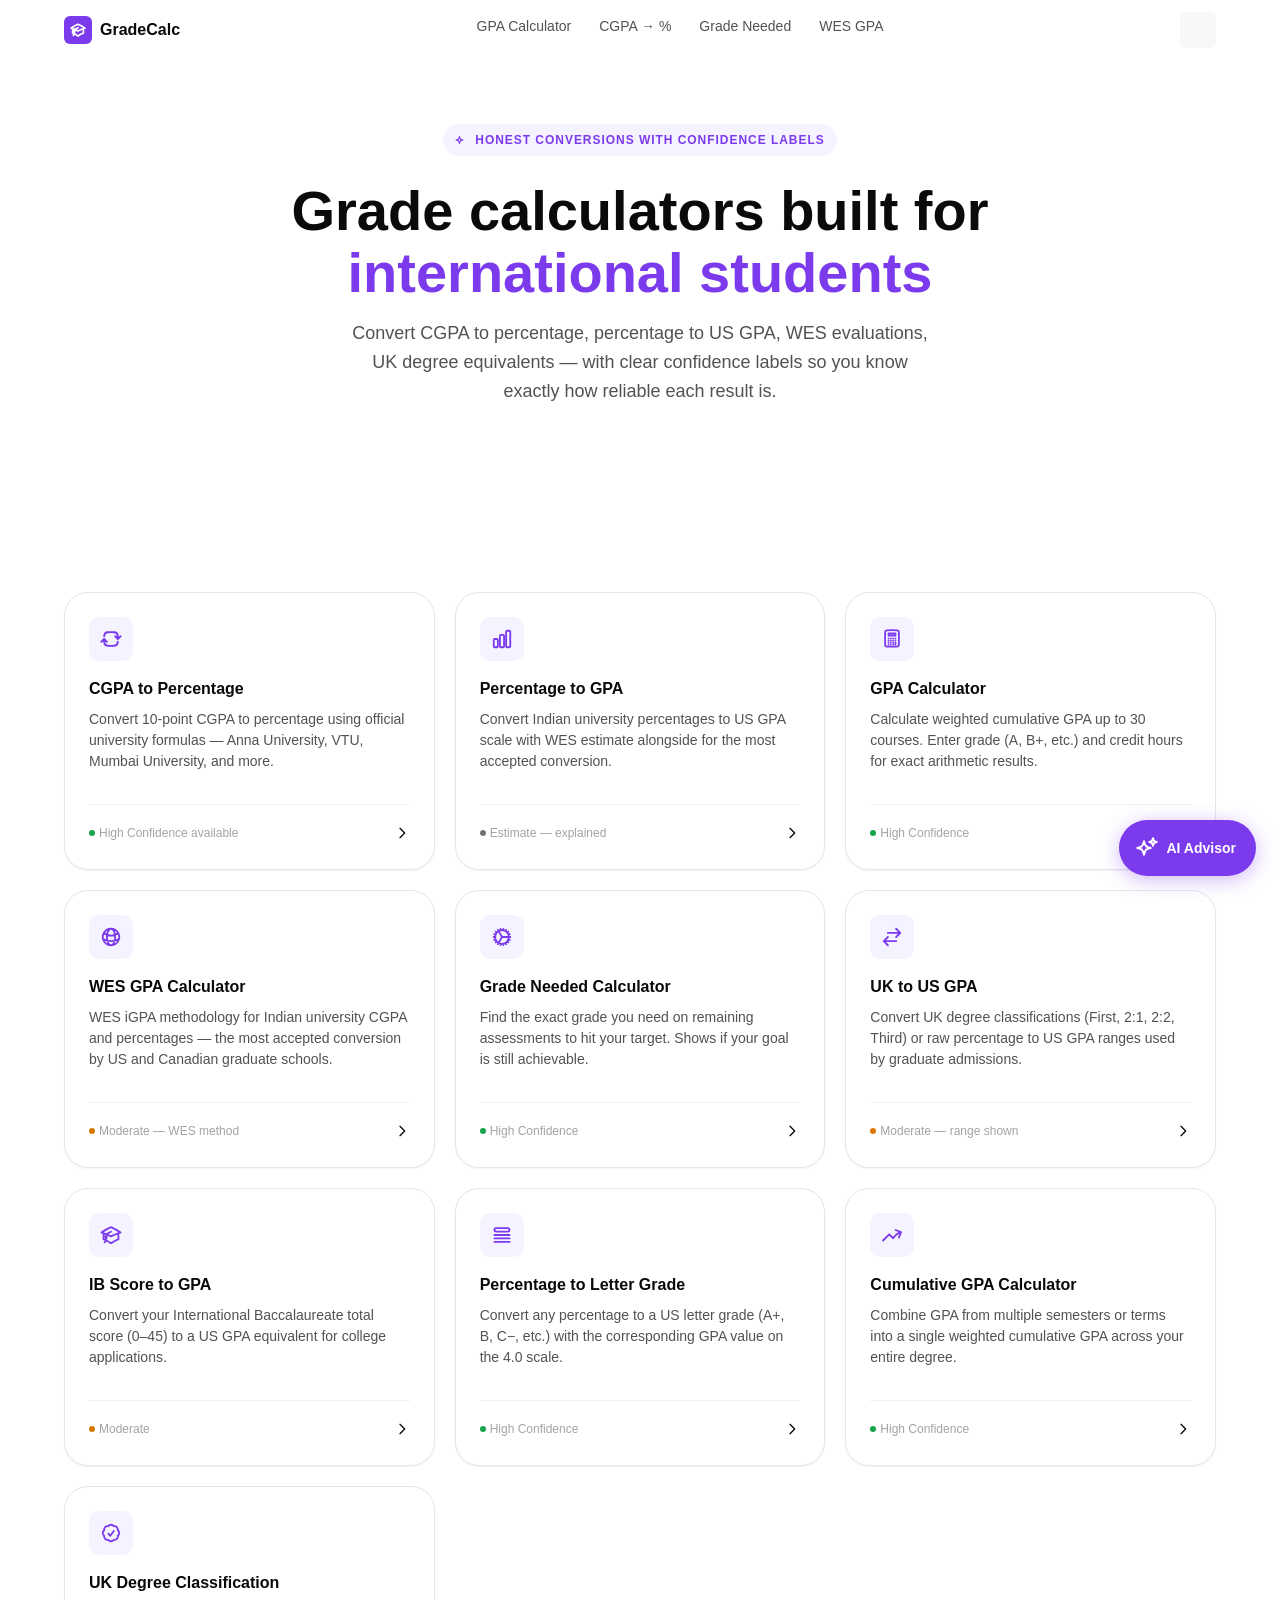
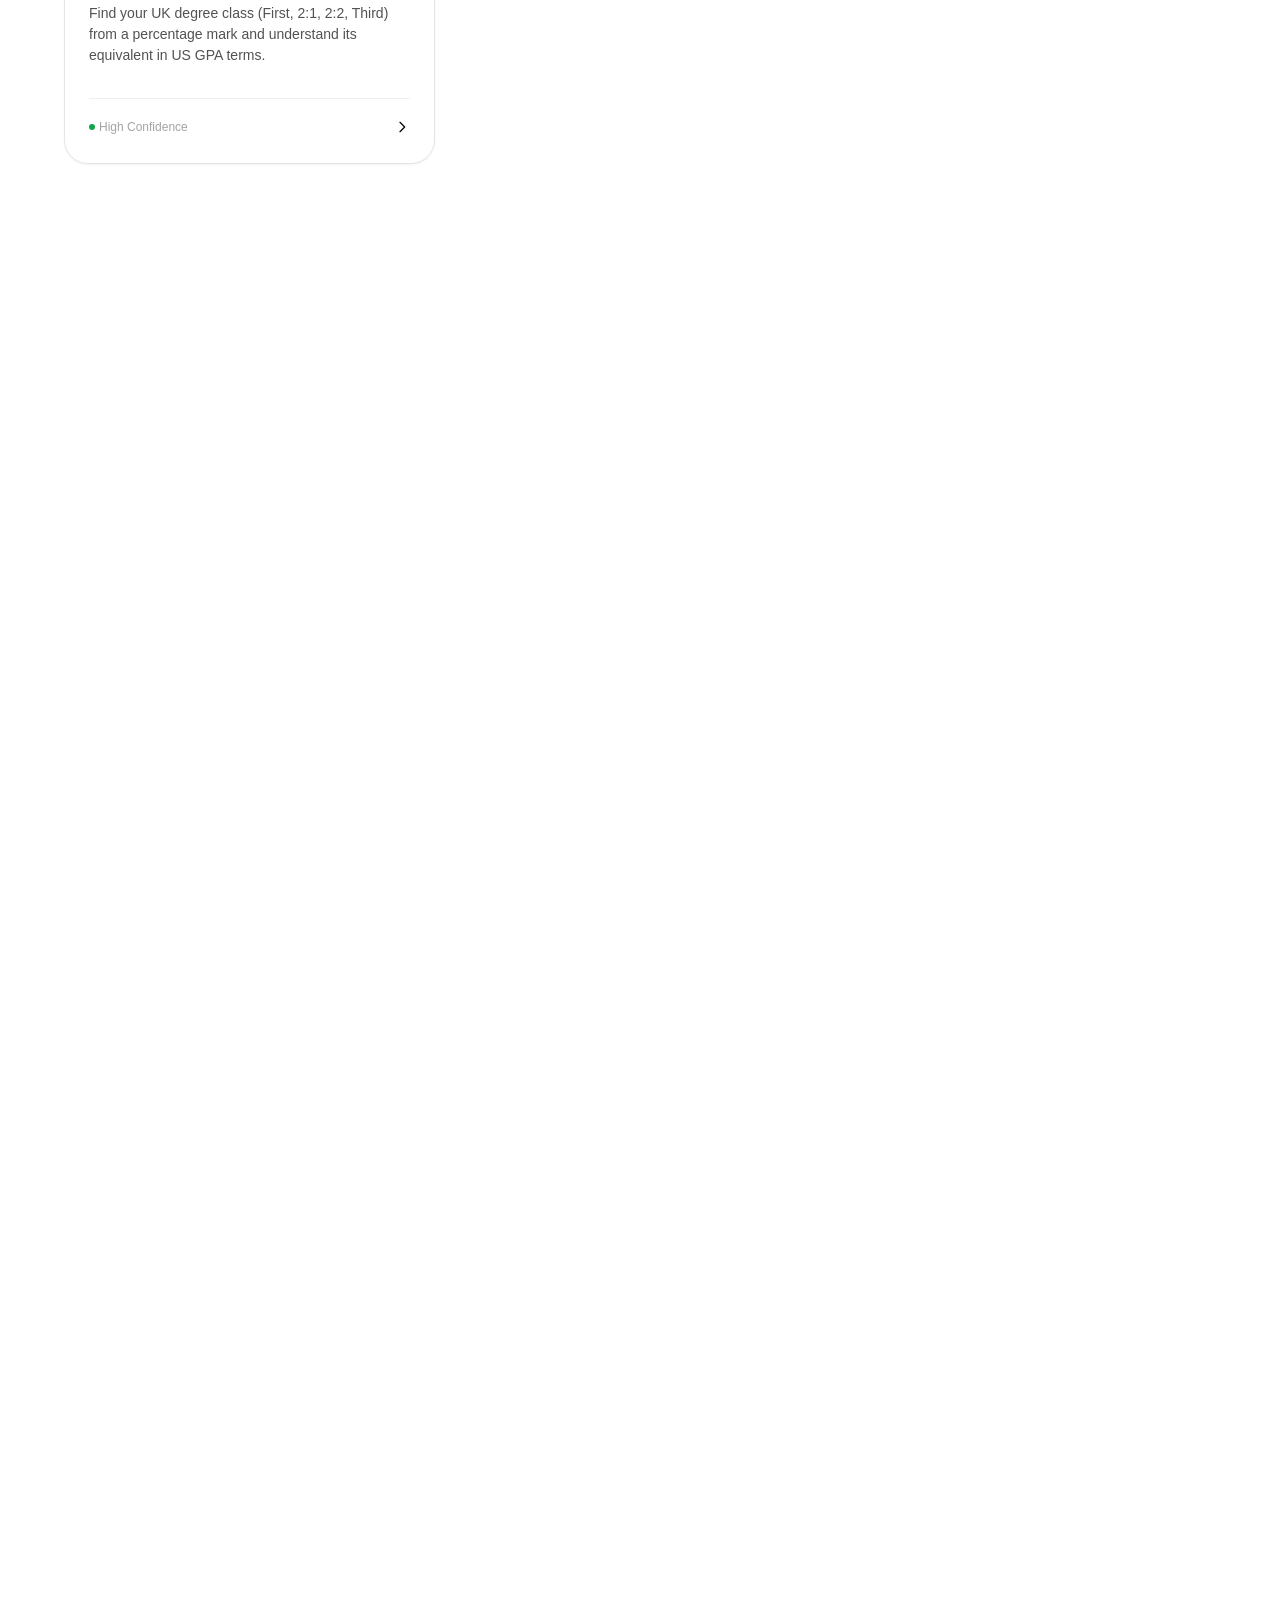
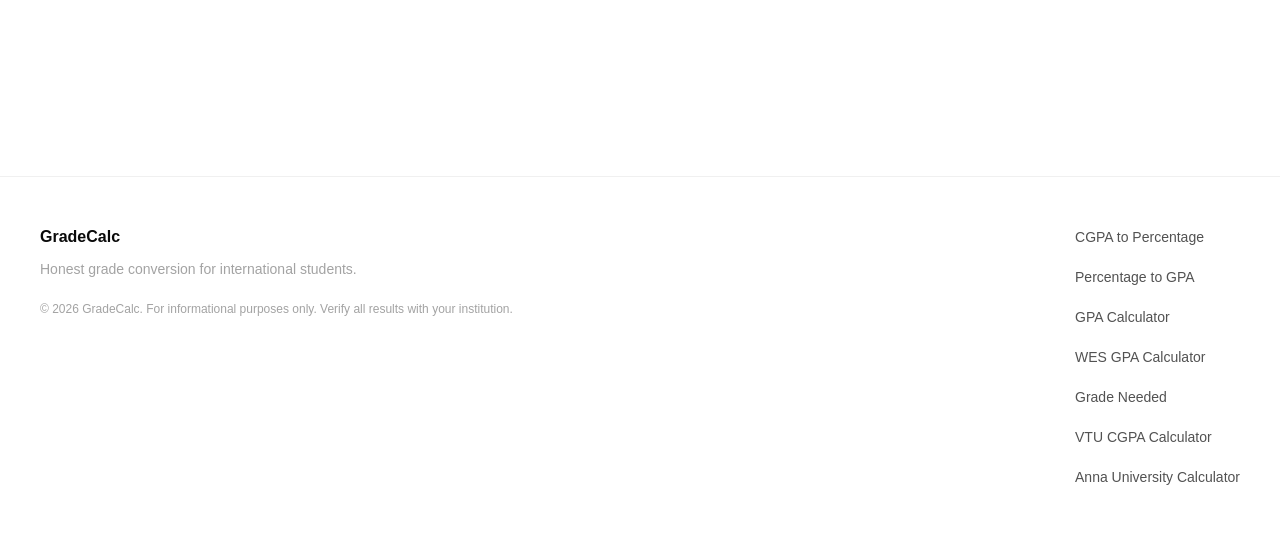
<file: index.html>
<!DOCTYPE html>
<html lang="en" data-page="home">
<head>
  <meta charset="UTF-8">
    <meta name="google-site-verification" content="CssxPSFBASkIHlADn5yYjrQ2UAVMNCqcTbz76W9akkU" />
    <meta name="msvalidate.01" content="DDA20E6E8FFF1E38FF1DE0ED6A67CBF7" />
  <meta name="viewport" content="width=device-width, initial-scale=1.0">
  <title>Grade Calculator — GPA & CGPA Converter for Students</title>
  <meta name="description" content="Free grade calculators for international students: CGPA to percentage, percentage to GPA, WES GPA, UK degree conversion — all with honest confidence labels.">
  <link rel="canonical" href="https://gradecalc-phi.vercel.app/">

  <!-- Open Graph -->
  <meta property="og:type"        content="website">
  <meta property="og:url"         content="https://gradecalc-phi.vercel.app/">
  <meta property="og:title"       content="Grade Calculator — GPA & CGPA Converter for Students">
  <meta property="og:description" content="Free grade calculators for international students: CGPA to percentage, percentage to GPA, WES GPA, UK degree conversion — all with honest confidence labels.">

  <!-- Twitter -->
  <meta name="twitter:card"        content="summary">
  <meta name="twitter:title"       content="Grade Calculator — GPA & CGPA Converter for Students">
  <meta name="twitter:description" content="Free grade calculators for international students: CGPA to percentage, percentage to GPA, WES GPA, UK degree conversion.">

  <!-- Structured Data: WebSite -->
  <script type="application/ld+json">
  {
    "@context": "https://schema.org",
    "@type": "WebSite",
    "name": "GradeCalc",
    "url": "https://gradecalc-phi.vercel.app/",
    "description": "Free grade conversion calculators for international students applying to US and UK universities.",
    "potentialAction": {
      "@type": "SearchAction",
      "target": "https://gradecalc-phi.vercel.app/?q={search_term_string}",
      "query-input": "required name=search_term_string"
    }
  }
  </script>

  <!-- Structured Data: FAQPage -->
  <script type="application/ld+json">
  {
    "@context": "https://schema.org",
    "@type": "FAQPage",
    "mainEntity": [
      {
        "@type": "Question",
        "name": "How do I convert CGPA to percentage?",
        "acceptedAnswer": {
          "@type": "Answer",
          "text": "It depends on your university. Anna University uses CGPA × 9.5, VTU uses (CGPA − 0.75) × 10, and Mumbai University uses (CGPA × 7.1) + 11. Use our CGPA to Percentage Calculator for all formulas simultaneously."
        }
      },
      {
        "@type": "Question",
        "name": "What is a good GPA for US grad school from India?",
        "acceptedAnswer": {
          "@type": "Answer",
          "text": "Top US CS MS programs (rank 1–10) typically expect a GPA equivalent of 3.5+. Mid-tier programs (rank 20–50) generally accept 3.0–3.5. A CGPA of 8.0+ on a 10-point scale is roughly equivalent to 3.3–3.7 US GPA depending on the evaluator."
        }
      },
      {
        "@type": "Question",
        "name": "What is a WES GPA evaluation?",
        "acceptedAnswer": {
          "@type": "Answer",
          "text": "WES (World Education Services) is the most widely accepted international credential evaluator in the US and Canada. They use their own iGPA methodology to convert foreign grades to a 4.0 US GPA scale. Many US universities require a WES evaluation for international applicants."
        }
      },
      {
        "@type": "Question",
        "name": "How is a UK 2:1 degree equivalent in US GPA?",
        "acceptedAnswer": {
          "@type": "Answer",
          "text": "A UK Upper Second Class (2:1) degree, earned with marks between 60–69%, is generally equivalent to a US GPA of 3.3–3.7. This is MODERATE confidence — exact conversion depends on the receiving institution and credential evaluator."
        }
      },
      {
        "@type": "Question",
        "name": "How do I calculate my GPA online?",
        "acceptedAnswer": {
          "@type": "Answer",
          "text": "Use our GPA Calculator: enter each course's letter grade (A, B+, C, etc.) and credit hours. The calculator computes weighted GPA as Σ(grade points × credits) ÷ Σ(credits). This is exact arithmetic — High Confidence result."
        }
      },
      {
        "@type": "Question",
        "name": "What percentage is a 7.5 CGPA?",
        "acceptedAnswer": {
          "@type": "Answer",
          "text": "A 7.5 CGPA converts to: 71.25% (Anna University, ×9.5), 67.5% (VTU, formula (7.5−0.75)×10), and 64.25% (Mumbai University, (7.5×7.1)+11). The result varies by university — always use your institution's official formula."
        }
      },
      {
        "@type": "Question",
        "name": "Does a percentage to GPA conversion have an official standard?",
        "acceptedAnswer": {
          "@type": "Answer",
          "text": "No — the US does not have a national standard for converting percentage to GPA. US graduate schools read transcripts directly and apply their own evaluation. Any online converter gives an estimate only, which is why we label all such results as 'Estimate' rather than showing false precision."
        }
      },
      {
        "@type": "Question",
        "name": "What grade do I need on my final exam to pass?",
        "acceptedAnswer": {
          "@type": "Answer",
          "text": "Use the Grade Needed Calculator. Enter your current grade, what percentage of the course is complete, and your target final grade. The formula is: Required = (Target − Current × WeightDone) ÷ WeightRemaining. If the result exceeds 100%, it's mathematically impossible with your current standing."
        }
      }
    ]
  }
  </script>

  <link rel="stylesheet" href="/css/tokens.css">
  <link rel="stylesheet" href="/css/base.css">
  <link rel="stylesheet" href="/css/components.css">
  <link rel="stylesheet" href="/css/layout.css">
  <link rel="stylesheet" href="/css/animations.css">
</head>
<body class="page-fade-in">
  <a href="#main" class="skip-link">Skip to main content</a>

  <!-- Navbar -->
  <nav class="navbar" id="navbar">
    <div class="navbar__inner">
      <a href="/" class="navbar__logo">
        <div class="navbar__logo-icon" aria-hidden="true">
          <svg xmlns="http://www.w3.org/2000/svg" width="16" height="16" fill="none" viewBox="0 0 24 24" stroke="currentColor" stroke-width="2.5"><path stroke-linecap="round" stroke-linejoin="round" d="M4.26 10.147a60.436 60.436 0 00-.491 6.347A48.627 48.627 0 0112 20.904a48.627 48.627 0 018.232-4.41 60.46 60.46 0 00-.491-6.347m-15.482 0a50.57 50.57 0 00-2.658-.813A59.905 59.905 0 0112 3.493a59.902 59.902 0 0110.399 5.84c-.896.248-1.783.52-2.658.814m-15.482 0A50.697 50.697 0 0112 13.489a50.702 50.702 0 017.74-3.342M6.75 15a.75.75 0 100-1.5.75.75 0 000 1.5zm0 0v-3.675A55.378 55.378 0 0112 8.443m-7.007 11.55A5.981 5.981 0 006.75 15.75v-1.5"/></svg>
        </div>
        GradeCalc
      </a>
      <ul class="navbar__links" role="list">
        <li><a href="/gpa-calculator.html" class="navbar__link">GPA Calculator</a></li>
        <li><a href="/cgpa-to-percentage.html" class="navbar__link">CGPA → %</a></li>
        <li><a href="/grade-needed-calculator.html" class="navbar__link">Grade Needed</a></li>
        <li><a href="/wes-gpa-calculator.html" class="navbar__link">WES GPA</a></li>
      </ul>
      <div class="navbar__actions">
        <button class="theme-toggle" data-action="toggle-theme" aria-label="Toggle dark mode">
          <span data-theme-icon aria-hidden="true"></span>
        </button>
        <button class="nav-hamburger" id="nav-hamburger" aria-label="Open menu" aria-expanded="false">
          <svg xmlns="http://www.w3.org/2000/svg" width="20" height="20" fill="none" viewBox="0 0 24 24" stroke="currentColor" stroke-width="2" aria-hidden="true"><path stroke-linecap="round" stroke-linejoin="round" d="M3.75 6.75h16.5M3.75 12h16.5m-16.5 5.25h16.5"/></svg>
        </button>
      </div>
    </div>
  </nav>

  <!-- Mobile Drawer -->
  <div class="nav-overlay" id="nav-overlay" aria-hidden="true"></div>
  <nav class="nav-drawer" id="nav-drawer" aria-label="Mobile navigation">
    <button class="nav-drawer__close" id="nav-close" aria-label="Close menu">
      <svg xmlns="http://www.w3.org/2000/svg" width="20" height="20" fill="none" viewBox="0 0 24 24" stroke="currentColor" stroke-width="2"><path stroke-linecap="round" stroke-linejoin="round" d="M6 18L18 6M6 6l12 12"/></svg>
    </button>
    <a href="/" class="nav-drawer__link">Home</a>
    <a href="/gpa-calculator.html" class="nav-drawer__link">GPA Calculator</a>
    <a href="/cgpa-to-percentage.html" class="nav-drawer__link">CGPA to Percentage</a>
    <a href="/percentage-to-gpa.html" class="nav-drawer__link">Percentage to GPA</a>
    <a href="/wes-gpa-calculator.html" class="nav-drawer__link">WES GPA Calculator</a>
    <a href="/grade-needed-calculator.html" class="nav-drawer__link">Grade Needed</a>
    <a href="/uk-to-us-gpa.html" class="nav-drawer__link">UK to US GPA</a>
    <a href="/ib-to-gpa.html" class="nav-drawer__link">IB to GPA</a>
    <a href="/uk-degree-classification.html" class="nav-drawer__link">UK Degree Classification</a>
  </nav>

  <main id="main">
    <!-- Hero -->
    <section class="hero">
      <div class="hero__eyebrow">
        <svg xmlns="http://www.w3.org/2000/svg" width="12" height="12" fill="none" viewBox="0 0 24 24" stroke="currentColor" stroke-width="2.5"><path stroke-linecap="round" stroke-linejoin="round" d="M9.813 15.904L9 18.75l-.813-2.846a4.5 4.5 0 00-3.09-3.09L2.25 12l2.846-.813a4.5 4.5 0 003.09-3.09L9 5.25l.813 2.846a4.5 4.5 0 003.09 3.09L15.75 12l-2.846.813a4.5 4.5 0 00-3.09 3.09z"/></svg>
        Honest conversions with confidence labels
      </div>
      <h1 class="hero__title">Grade calculators built for <span>international students</span></h1>
      <p class="hero__subtitle">Convert CGPA to percentage, percentage to US GPA, WES evaluations, UK degree equivalents — with clear confidence labels so you know exactly how reliable each result is.</p>
    </section>

    <!-- Ad slot: leaderboard (above fold, pre-sized to prevent CLS) -->
    <div class="ad-slot-top">
      <div class="ad-slot ad-slot--leaderboard" data-position="top" aria-hidden="true"></div>
    </div>

    <!-- Calculator Grid -->
    <section style="max-width:var(--max-width);margin:0 auto;padding:0 var(--space-6) var(--space-16);">
      <div class="calc-grid">

        <!-- 1. CGPA to Percentage -->
        <a href="/cgpa-to-percentage.html" class="calc-grid-card">
          <div class="calc-grid-card__icon" aria-hidden="true">
            <svg xmlns="http://www.w3.org/2000/svg" width="22" height="22" fill="none" viewBox="0 0 24 24" stroke="currentColor" stroke-width="2"><path stroke-linecap="round" stroke-linejoin="round" d="M19.5 12c0-1.232-.046-2.453-.138-3.662a4.006 4.006 0 00-3.7-3.7 48.678 48.678 0 00-7.324 0 4.006 4.006 0 00-3.7 3.7c-.017.22-.032.441-.046.662M19.5 12l3-3m-3 3l-3-3m-12 3c0 1.232.046 2.453.138 3.662a4.006 4.006 0 003.7 3.7 48.656 48.656 0 007.324 0 4.006 4.006 0 003.7-3.7c.017-.22.032-.441.046-.662M4.5 12l3 3m-3-3l-3 3"/></svg>
          </div>
          <div class="calc-grid-card__title">CGPA to Percentage</div>
          <p class="calc-grid-card__desc">Convert 10-point CGPA to percentage using official university formulas — Anna University, VTU, Mumbai University, and more.</p>
          <div class="calc-grid-card__footer">
            <span class="calc-grid-card__confidence">
              <span style="width:6px;height:6px;border-radius:50%;background:var(--color-confidence-high);display:inline-block;"></span>
              High Confidence available
            </span>
            <svg xmlns="http://www.w3.org/2000/svg" width="16" height="16" fill="none" viewBox="0 0 24 24" stroke="currentColor" stroke-width="2"><path stroke-linecap="round" stroke-linejoin="round" d="M9 5l7 7-7 7"/></svg>
          </div>
        </a>

        <!-- 2. Percentage to GPA -->
        <a href="/percentage-to-gpa.html" class="calc-grid-card">
          <div class="calc-grid-card__icon" aria-hidden="true">
            <svg xmlns="http://www.w3.org/2000/svg" width="22" height="22" fill="none" viewBox="0 0 24 24" stroke="currentColor" stroke-width="2"><path stroke-linecap="round" stroke-linejoin="round" d="M3 13.125C3 12.504 3.504 12 4.125 12h2.25c.621 0 1.125.504 1.125 1.125v6.75C7.5 20.496 6.996 21 6.375 21h-2.25A1.125 1.125 0 013 19.875v-6.75zM9.75 8.625c0-.621.504-1.125 1.125-1.125h2.25c.621 0 1.125.504 1.125 1.125v11.25c0 .621-.504 1.125-1.125 1.125h-2.25a1.125 1.125 0 01-1.125-1.125V8.625zM16.5 4.125c0-.621.504-1.125 1.125-1.125h2.25C20.496 3 21 3.504 21 4.125v15.75c0 .621-.504 1.125-1.125 1.125h-2.25a1.125 1.125 0 01-1.125-1.125V4.125z"/></svg>
          </div>
          <div class="calc-grid-card__title">Percentage to GPA</div>
          <p class="calc-grid-card__desc">Convert Indian university percentages to US GPA scale with WES estimate alongside for the most accepted conversion.</p>
          <div class="calc-grid-card__footer">
            <span class="calc-grid-card__confidence">
              <span style="width:6px;height:6px;border-radius:50%;background:var(--color-confidence-estimate);display:inline-block;"></span>
              Estimate — explained
            </span>
            <svg xmlns="http://www.w3.org/2000/svg" width="16" height="16" fill="none" viewBox="0 0 24 24" stroke="currentColor" stroke-width="2"><path stroke-linecap="round" stroke-linejoin="round" d="M9 5l7 7-7 7"/></svg>
          </div>
        </a>

        <!-- 3. GPA Calculator -->
        <a href="/gpa-calculator.html" class="calc-grid-card">
          <div class="calc-grid-card__icon" aria-hidden="true">
            <svg xmlns="http://www.w3.org/2000/svg" width="22" height="22" fill="none" viewBox="0 0 24 24" stroke="currentColor" stroke-width="2"><path stroke-linecap="round" stroke-linejoin="round" d="M15.75 15.75V18m-7.5-6.75h.008v.008H8.25v-.008zm0 2.25h.008v.008H8.25V13.5zm0 2.25h.008v.008H8.25v-.008zm0 2.25h.008v.008H8.25V18zm2.498-6.75h.007v.008h-.007v-.008zm0 2.25h.007v.008h-.007V13.5zm0 2.25h.007v.008h-.007v-.008zm0 2.25h.007v.008h-.007V18zm2.504-6.75h.008v.008h-.008v-.008zm0 2.25h.008v.008h-.008V13.5zm0 2.25h.008v.008h-.008v-.008zm0 2.25h.008v.008h-.008V18zm2.498-6.75h.008v.008h-.008v-.008zm0 2.25h.008v.008h-.008V13.5zM8.25 6h7.5v2.25h-7.5V6zM12 2.25c-1.892 0-3.758.11-5.593.322C5.307 2.7 4.5 3.616 4.5 4.698V18a2.25 2.25 0 002.25 2.25h10.5A2.25 2.25 0 0019.5 18V4.698c0-1.082-.768-1.998-1.908-2.126A48.424 48.424 0 0012 2.25z"/></svg>
          </div>
          <div class="calc-grid-card__title">GPA Calculator</div>
          <p class="calc-grid-card__desc">Calculate weighted cumulative GPA up to 30 courses. Enter grade (A, B+, etc.) and credit hours for exact arithmetic results.</p>
          <div class="calc-grid-card__footer">
            <span class="calc-grid-card__confidence">
              <span style="width:6px;height:6px;border-radius:50%;background:var(--color-confidence-high);display:inline-block;"></span>
              High Confidence
            </span>
            <svg xmlns="http://www.w3.org/2000/svg" width="16" height="16" fill="none" viewBox="0 0 24 24" stroke="currentColor" stroke-width="2"><path stroke-linecap="round" stroke-linejoin="round" d="M9 5l7 7-7 7"/></svg>
          </div>
        </a>

        <!-- 4. WES GPA Calculator -->
        <a href="/wes-gpa-calculator.html" class="calc-grid-card">
          <div class="calc-grid-card__icon" aria-hidden="true">
            <svg xmlns="http://www.w3.org/2000/svg" width="22" height="22" fill="none" viewBox="0 0 24 24" stroke="currentColor" stroke-width="2"><path stroke-linecap="round" stroke-linejoin="round" d="M12 21a9.004 9.004 0 008.716-6.747M12 21a9.004 9.004 0 01-8.716-6.747M12 21c2.485 0 4.5-4.03 4.5-9S14.485 3 12 3m0 18c-2.485 0-4.5-4.03-4.5-9S9.515 3 12 3m0 0a8.997 8.997 0 017.843 4.582M12 3a8.997 8.997 0 00-7.843 4.582m15.686 0A11.953 11.953 0 0112 10.5c-2.998 0-5.74-1.1-7.843-2.918m15.686 0A8.959 8.959 0 0121 12c0 .778-.099 1.533-.284 2.253m0 0A17.919 17.919 0 0112 16.5c-3.162 0-6.133-.815-8.716-2.247m0 0A9.015 9.015 0 013 12c0-1.605.42-3.113 1.157-4.418"/></svg>
          </div>
          <div class="calc-grid-card__title">WES GPA Calculator</div>
          <p class="calc-grid-card__desc">WES iGPA methodology for Indian university CGPA and percentages — the most accepted conversion by US and Canadian graduate schools.</p>
          <div class="calc-grid-card__footer">
            <span class="calc-grid-card__confidence">
              <span style="width:6px;height:6px;border-radius:50%;background:var(--color-confidence-moderate);display:inline-block;"></span>
              Moderate — WES method
            </span>
            <svg xmlns="http://www.w3.org/2000/svg" width="16" height="16" fill="none" viewBox="0 0 24 24" stroke="currentColor" stroke-width="2"><path stroke-linecap="round" stroke-linejoin="round" d="M9 5l7 7-7 7"/></svg>
          </div>
        </a>

        <!-- 5. Grade Needed -->
        <a href="/grade-needed-calculator.html" class="calc-grid-card">
          <div class="calc-grid-card__icon" aria-hidden="true">
            <svg xmlns="http://www.w3.org/2000/svg" width="22" height="22" fill="none" viewBox="0 0 24 24" stroke="currentColor" stroke-width="2"><path stroke-linecap="round" stroke-linejoin="round" d="M4.5 12a7.5 7.5 0 0015 0m-15 0a7.5 7.5 0 1115 0m-15 0H3m16.5 0H21m-1.5 0H12m-8.457 3.077l1.41-.513m14.095-5.13l1.41-.513M5.106 17.785l1.15-.964m11.49-9.642l1.149-.964M7.501 19.795l.75-1.3m7.5-12.99l.75-1.3m-6.063 16.658l.26-1.477m2.605-14.772l.26-1.477m0 17.726l-.26-1.477M10.698 4.614l-.26-1.477M16.5 19.794l-.75-1.299M7.5 4.205L12 12m6.894 5.785l-1.149-.964M6.256 7.178l-1.15-.964m15.352 8.864l-1.41-.513M4.954 9.435l-1.41-.514M12.002 12l-3.75 6.495"/></svg>
          </div>
          <div class="calc-grid-card__title">Grade Needed Calculator</div>
          <p class="calc-grid-card__desc">Find the exact grade you need on remaining assessments to hit your target. Shows if your goal is still achievable.</p>
          <div class="calc-grid-card__footer">
            <span class="calc-grid-card__confidence">
              <span style="width:6px;height:6px;border-radius:50%;background:var(--color-confidence-high);display:inline-block;"></span>
              High Confidence
            </span>
            <svg xmlns="http://www.w3.org/2000/svg" width="16" height="16" fill="none" viewBox="0 0 24 24" stroke="currentColor" stroke-width="2"><path stroke-linecap="round" stroke-linejoin="round" d="M9 5l7 7-7 7"/></svg>
          </div>
        </a>

        <!-- 6. UK to US GPA -->
        <a href="/uk-to-us-gpa.html" class="calc-grid-card">
          <div class="calc-grid-card__icon" aria-hidden="true">
            <svg xmlns="http://www.w3.org/2000/svg" width="22" height="22" fill="none" viewBox="0 0 24 24" stroke="currentColor" stroke-width="2"><path stroke-linecap="round" stroke-linejoin="round" d="M7.5 21L3 16.5m0 0L7.5 12M3 16.5h13.5m0-13.5L21 7.5m0 0L16.5 12M21 7.5H7.5"/></svg>
          </div>
          <div class="calc-grid-card__title">UK to US GPA</div>
          <p class="calc-grid-card__desc">Convert UK degree classifications (First, 2:1, 2:2, Third) or raw percentage to US GPA ranges used by graduate admissions.</p>
          <div class="calc-grid-card__footer">
            <span class="calc-grid-card__confidence">
              <span style="width:6px;height:6px;border-radius:50%;background:var(--color-confidence-moderate);display:inline-block;"></span>
              Moderate — range shown
            </span>
            <svg xmlns="http://www.w3.org/2000/svg" width="16" height="16" fill="none" viewBox="0 0 24 24" stroke="currentColor" stroke-width="2"><path stroke-linecap="round" stroke-linejoin="round" d="M9 5l7 7-7 7"/></svg>
          </div>
        </a>

        <!-- 7. IB to GPA -->
        <a href="/ib-to-gpa.html" class="calc-grid-card">
          <div class="calc-grid-card__icon" aria-hidden="true">
            <svg xmlns="http://www.w3.org/2000/svg" width="22" height="22" fill="none" viewBox="0 0 24 24" stroke="currentColor" stroke-width="2"><path stroke-linecap="round" stroke-linejoin="round" d="M4.26 10.147a60.436 60.436 0 00-.491 6.347A48.627 48.627 0 0112 20.904a48.627 48.627 0 018.232-4.41 60.46 60.46 0 00-.491-6.347m-15.482 0a50.57 50.57 0 00-2.658-.813A59.905 59.905 0 0112 3.493a59.902 59.902 0 0110.399 5.84c-.896.248-1.783.52-2.658.814m-15.482 0A50.697 50.697 0 0112 13.489a50.702 50.702 0 017.74-3.342M6.75 15a.75.75 0 100-1.5.75.75 0 000 1.5zm0 0v-3.675A55.378 55.378 0 0112 8.443m-7.007 11.55A5.981 5.981 0 006.75 15.75v-1.5"/></svg>
          </div>
          <div class="calc-grid-card__title">IB Score to GPA</div>
          <p class="calc-grid-card__desc">Convert your International Baccalaureate total score (0–45) to a US GPA equivalent for college applications.</p>
          <div class="calc-grid-card__footer">
            <span class="calc-grid-card__confidence">
              <span style="width:6px;height:6px;border-radius:50%;background:var(--color-confidence-moderate);display:inline-block;"></span>
              Moderate
            </span>
            <svg xmlns="http://www.w3.org/2000/svg" width="16" height="16" fill="none" viewBox="0 0 24 24" stroke="currentColor" stroke-width="2"><path stroke-linecap="round" stroke-linejoin="round" d="M9 5l7 7-7 7"/></svg>
          </div>
        </a>

        <!-- 8. Percentage to Letter Grade -->
        <a href="/percentage-to-letter-grade.html" class="calc-grid-card">
          <div class="calc-grid-card__icon" aria-hidden="true">
            <svg xmlns="http://www.w3.org/2000/svg" width="22" height="22" fill="none" viewBox="0 0 24 24" stroke="currentColor" stroke-width="2"><path stroke-linecap="round" stroke-linejoin="round" d="M3.75 12h16.5m-16.5 3.75h16.5M3.75 19.5h16.5M5.625 4.5h12.75a1.875 1.875 0 010 3.75H5.625a1.875 1.875 0 010-3.75z"/></svg>
          </div>
          <div class="calc-grid-card__title">Percentage to Letter Grade</div>
          <p class="calc-grid-card__desc">Convert any percentage to a US letter grade (A+, B, C−, etc.) with the corresponding GPA value on the 4.0 scale.</p>
          <div class="calc-grid-card__footer">
            <span class="calc-grid-card__confidence">
              <span style="width:6px;height:6px;border-radius:50%;background:var(--color-confidence-high);display:inline-block;"></span>
              High Confidence
            </span>
            <svg xmlns="http://www.w3.org/2000/svg" width="16" height="16" fill="none" viewBox="0 0 24 24" stroke="currentColor" stroke-width="2"><path stroke-linecap="round" stroke-linejoin="round" d="M9 5l7 7-7 7"/></svg>
          </div>
        </a>

        <!-- 9. Cumulative GPA -->
        <a href="/cumulative-gpa-calculator.html" class="calc-grid-card">
          <div class="calc-grid-card__icon" aria-hidden="true">
            <svg xmlns="http://www.w3.org/2000/svg" width="22" height="22" fill="none" viewBox="0 0 24 24" stroke="currentColor" stroke-width="2"><path stroke-linecap="round" stroke-linejoin="round" d="M2.25 18L9 11.25l4.306 4.307a11.95 11.95 0 015.814-5.519l2.74-1.22m0 0l-5.94-2.28m5.94 2.28l-2.28 5.941"/></svg>
          </div>
          <div class="calc-grid-card__title">Cumulative GPA Calculator</div>
          <p class="calc-grid-card__desc">Combine GPA from multiple semesters or terms into a single weighted cumulative GPA across your entire degree.</p>
          <div class="calc-grid-card__footer">
            <span class="calc-grid-card__confidence">
              <span style="width:6px;height:6px;border-radius:50%;background:var(--color-confidence-high);display:inline-block;"></span>
              High Confidence
            </span>
            <svg xmlns="http://www.w3.org/2000/svg" width="16" height="16" fill="none" viewBox="0 0 24 24" stroke="currentColor" stroke-width="2"><path stroke-linecap="round" stroke-linejoin="round" d="M9 5l7 7-7 7"/></svg>
          </div>
        </a>

        <!-- 10. UK Degree Classification -->
        <a href="/uk-degree-classification.html" class="calc-grid-card">
          <div class="calc-grid-card__icon" aria-hidden="true">
            <svg xmlns="http://www.w3.org/2000/svg" width="22" height="22" fill="none" viewBox="0 0 24 24" stroke="currentColor" stroke-width="2"><path stroke-linecap="round" stroke-linejoin="round" d="M9 12.75L11.25 15 15 9.75M21 12c0 1.268-.63 2.39-1.593 3.068a3.745 3.745 0 01-1.043 3.296 3.745 3.745 0 01-3.296 1.043A3.745 3.745 0 0112 21c-1.268 0-2.39-.63-3.068-1.593a3.746 3.746 0 01-3.296-1.043 3.745 3.745 0 01-1.043-3.296A3.745 3.745 0 013 12c0-1.268.63-2.39 1.593-3.068a3.745 3.745 0 011.043-3.296 3.746 3.746 0 013.296-1.043A3.746 3.746 0 0112 3c1.268 0 2.39.63 3.068 1.593a3.746 3.746 0 013.296 1.043 3.746 3.746 0 011.043 3.296A3.745 3.745 0 0121 12z"/></svg>
          </div>
          <div class="calc-grid-card__title">UK Degree Classification</div>
          <p class="calc-grid-card__desc">Find your UK degree class (First, 2:1, 2:2, Third) from a percentage mark and understand its equivalent in US GPA terms.</p>
          <div class="calc-grid-card__footer">
            <span class="calc-grid-card__confidence">
              <span style="width:6px;height:6px;border-radius:50%;background:var(--color-confidence-high);display:inline-block;"></span>
              High Confidence
            </span>
            <svg xmlns="http://www.w3.org/2000/svg" width="16" height="16" fill="none" viewBox="0 0 24 24" stroke="currentColor" stroke-width="2"><path stroke-linecap="round" stroke-linejoin="round" d="M9 5l7 7-7 7"/></svg>
          </div>
        </a>

      </div><!-- /.calc-grid -->
    </section>

    <!-- Content section -->
    <section style="max-width:760px;margin:0 auto;padding:0 var(--space-6) var(--space-16);" class="reveal">
      <div class="prose">
        <h2>Why a grade conversion calculator built for international students?</h2>
        <p>Most online grade calculators were built for US students. They show a single number — often wrong — and never explain how confident they are in that number. For international students applying to US or UK graduate programs, this false precision can be genuinely harmful: you might decide not to apply to a program you could get into, or apply to one that's out of reach.</p>

        <p>GradeCalc is different in one fundamental way: <strong>every result shows its confidence tier</strong> — High, Moderate, or Estimate — so you know when to trust the number and when to verify it. If an official university formula exists (like VTU's or Anna University's), we use it and label the result High Confidence. If it's a widely-used approximation (like UK degree to US GPA), we show a range with Moderate confidence. If there's no standard at all, we say so explicitly.</p>

        <h2>What the confidence tiers mean</h2>
        <p><strong>High Confidence</strong> means an official formula exists, published by the university or institution. The result is exact. <strong>Moderate Confidence</strong> means a widely-accepted approximation is used, but the result depends on the receiving institution. We show a range. <strong>Estimate</strong> means there is no official standard — the result is for general reference only, and you should verify directly with your target institution.</p>

        <p>No other grade calculator in this space labels its results this way. It's a trust feature, not a cop-out.</p>

        <h2>Who this site is for</h2>
        <p>Primarily Indian undergraduate students applying to MS programs in the US or UK. Indian universities use 10-point CGPA scales, percentages, or letter grades — none of which map cleanly to the 4.0 US GPA scale. The conversion is genuinely ambiguous, and the AI Advisor on this site helps explain what your specific grade means for specific programs.</p>

        <div class="callout callout--info" style="margin-top:var(--space-6);">
          <svg xmlns="http://www.w3.org/2000/svg" class="callout__icon" width="16" height="16" fill="none" viewBox="0 0 24 24" stroke="currentColor" stroke-width="2"><path stroke-linecap="round" stroke-linejoin="round" d="M13 16h-1v-4h-1m1-4h.01M21 12a9 9 0 11-18 0 9 9 0 0118 0z"/></svg>
          <span>These calculators are for informational purposes only. Always verify conversions directly with your target institution or a credential evaluator such as WES before submitting applications.</span>
        </div>
      </div>

      <!-- FAQ -->
      <div class="faq-section" id="faq">
        <h2 class="section-title" style="margin-top:var(--space-12);">Frequently Asked Questions</h2>

        <div class="faq-item">
          <button class="faq-question" aria-expanded="false">How do I convert my CGPA to percentage?<svg class="faq-question__chevron" xmlns="http://www.w3.org/2000/svg" width="20" height="20" fill="none" viewBox="0 0 24 24" stroke="currentColor" stroke-width="2"><path stroke-linecap="round" stroke-linejoin="round" d="M19 9l-7 7-7-7"/></svg></button>
          <div class="faq-answer"><div class="faq-answer__content">Use your university's official formula. Anna University: CGPA × 9.5. VTU: (CGPA − 0.75) × 10. Mumbai University: (CGPA × 7.1) + 11. For other universities, use our <a href="/cgpa-to-percentage.html">CGPA to Percentage calculator</a> which shows all four formulas at once so you can select the one that matches your institution.</div></div>
        </div>

        <div class="faq-item">
          <button class="faq-question" aria-expanded="false">What is a good CGPA for US MS programs?<svg class="faq-question__chevron" xmlns="http://www.w3.org/2000/svg" width="20" height="20" fill="none" viewBox="0 0 24 24" stroke="currentColor" stroke-width="2"><path stroke-linecap="round" stroke-linejoin="round" d="M19 9l-7 7-7-7"/></svg></button>
          <div class="faq-answer"><div class="faq-answer__content">Top 10 US CS MS programs typically expect a GPA equivalent of 3.5+ (roughly 8.5+ CGPA on a 10-point scale under WES iGPA). Mid-tier programs (rank 20–50) typically accept 3.0–3.5 (roughly 7.0–8.0 CGPA). Note that US schools read your transcript directly — CGPA is context for you, not what they officially see.</div></div>
        </div>

        <div class="faq-item">
          <button class="faq-question" aria-expanded="false">Do I need a WES evaluation for a US MS application?<svg class="faq-question__chevron" xmlns="http://www.w3.org/2000/svg" width="20" height="20" fill="none" viewBox="0 0 24 24" stroke="currentColor" stroke-width="2"><path stroke-linecap="round" stroke-linejoin="round" d="M19 9l-7 7-7-7"/></svg></button>
          <div class="faq-answer"><div class="faq-answer__content">It depends on the program. Many US universities accept official transcripts directly and evaluate grades themselves. Others require a credential evaluation from WES or a similar agency. Check each university's international applicant requirements before applying. The <a href="/wes-gpa-calculator.html">WES GPA calculator</a> here estimates what WES would calculate for your grades.</div></div>
        </div>

        <div class="faq-item">
          <button class="faq-question" aria-expanded="false">How is a UK 2:1 degree equivalent in US GPA terms?<svg class="faq-question__chevron" xmlns="http://www.w3.org/2000/svg" width="20" height="20" fill="none" viewBox="0 0 24 24" stroke="currentColor" stroke-width="2"><path stroke-linecap="round" stroke-linejoin="round" d="M19 9l-7 7-7-7"/></svg></button>
          <div class="faq-answer"><div class="faq-answer__content">A UK 2:1 (Upper Second Class, 60–69%) is broadly equivalent to 3.3–3.7 US GPA. This is a Moderate Confidence range — the exact conversion depends on the receiving US institution and which credential evaluator they use. A First Class (70%+) is consistently viewed as 4.0 equivalent.</div></div>
        </div>

        <div class="faq-item">
          <button class="faq-question" aria-expanded="false">Is there an official percentage-to-GPA conversion?<svg class="faq-question__chevron" xmlns="http://www.w3.org/2000/svg" width="20" height="20" fill="none" viewBox="0 0 24 24" stroke="currentColor" stroke-width="2"><path stroke-linecap="round" stroke-linejoin="round" d="M19 9l-7 7-7-7"/></svg></button>
          <div class="faq-answer"><div class="faq-answer__content">No — the US does not have a national standard for converting percentages to GPA. US graduate schools typically read international transcripts directly and apply institutional judgment. Any online tool showing a precise GPA from a percentage is giving you an estimate. We label these clearly as "Estimate" and show a range rather than a single misleading number.</div></div>
        </div>

        <div class="faq-item">
          <button class="faq-question" aria-expanded="false">What grade do I need to maintain my current GPA?<svg class="faq-question__chevron" xmlns="http://www.w3.org/2000/svg" width="20" height="20" fill="none" viewBox="0 0 24 24" stroke="currentColor" stroke-width="2"><path stroke-linecap="round" stroke-linejoin="round" d="M19 9l-7 7-7-7"/></svg></button>
          <div class="faq-answer"><div class="faq-answer__content">Use the <a href="/grade-needed-calculator.html">Grade Needed Calculator</a>. Enter your current grade, the percentage of the course already completed, and your target. The formula is: Required = (Target − Current × WeightDone) ÷ WeightRemaining. If the result exceeds 100%, we show a clear "Mathematically impossible" message rather than letting you plan for an unachievable outcome.</div></div>
        </div>

        <div class="faq-item">
          <button class="faq-question" aria-expanded="false">What is the VTU CGPA to percentage formula?<svg class="faq-question__chevron" xmlns="http://www.w3.org/2000/svg" width="20" height="20" fill="none" viewBox="0 0 24 24" stroke="currentColor" stroke-width="2"><path stroke-linecap="round" stroke-linejoin="round" d="M19 9l-7 7-7-7"/></svg></button>
          <div class="faq-answer"><div class="faq-answer__content">VTU's official formula is: Percentage = (CGPA − 0.75) × 10. This is published in an official VTU notification and applies to all VTU-affiliated colleges in Karnataka. For example, a CGPA of 8.0 gives (8.0 − 0.75) × 10 = 72.5%. See the <a href="/cgpa-to-percentage-vtu.html">VTU CGPA to Percentage Calculator</a> for the full calculator and worked examples.</div></div>
        </div>

        <div class="faq-item">
          <button class="faq-question" aria-expanded="false">How do I convert an IB score to a US GPA?<svg class="faq-question__chevron" xmlns="http://www.w3.org/2000/svg" width="20" height="20" fill="none" viewBox="0 0 24 24" stroke="currentColor" stroke-width="2"><path stroke-linecap="round" stroke-linejoin="round" d="M19 9l-7 7-7-7"/></svg></button>
          <div class="faq-answer"><div class="faq-answer__content">The IB total score (0–45) has no official US GPA equivalent, but common approximations are: 45 = 4.0, 38–41 = 3.7, 34–37 = 3.3, 30–33 = 3.0. This is a Moderate Confidence conversion — results vary by institution. Use the <a href="/ib-to-gpa.html">IB to GPA Calculator</a> and confirm with your target school's admissions office.</div></div>
        </div>

      </div><!-- /.faq-section -->
    </section>
  </main>

  <footer class="footer">
    <div class="footer__inner">
      <div>
        <a href="/" class="footer__brand">GradeCalc</a>
        <p class="footer__tagline">Honest grade conversion for international students.</p>
        <p class="footer__copy">© 2026 GradeCalc. For informational purposes only. Verify all results with your institution.</p>
      </div>
      <ul class="footer__links">
        <li><a href="/cgpa-to-percentage.html" class="footer__link">CGPA to Percentage</a></li>
        <li><a href="/percentage-to-gpa.html" class="footer__link">Percentage to GPA</a></li>
        <li><a href="/gpa-calculator.html" class="footer__link">GPA Calculator</a></li>
        <li><a href="/wes-gpa-calculator.html" class="footer__link">WES GPA Calculator</a></li>
        <li><a href="/grade-needed-calculator.html" class="footer__link">Grade Needed</a></li>
        <li><a href="/cgpa-to-percentage-vtu.html" class="footer__link">VTU CGPA Calculator</a></li>
        <li><a href="/cgpa-to-percentage-anna-university.html" class="footer__link">Anna University Calculator</a></li>
      </ul>
    </div>
  </footer>

  <script src="/js/analytics.js" defer></script>
  <script src="/js/calculators.js" defer></script>
  <script src="/js/validation.js" defer></script>
  <script src="/js/ui.js" defer></script>
  <script src="/js/ai-advisor.js" defer></script>
</body>
</html>
</file>
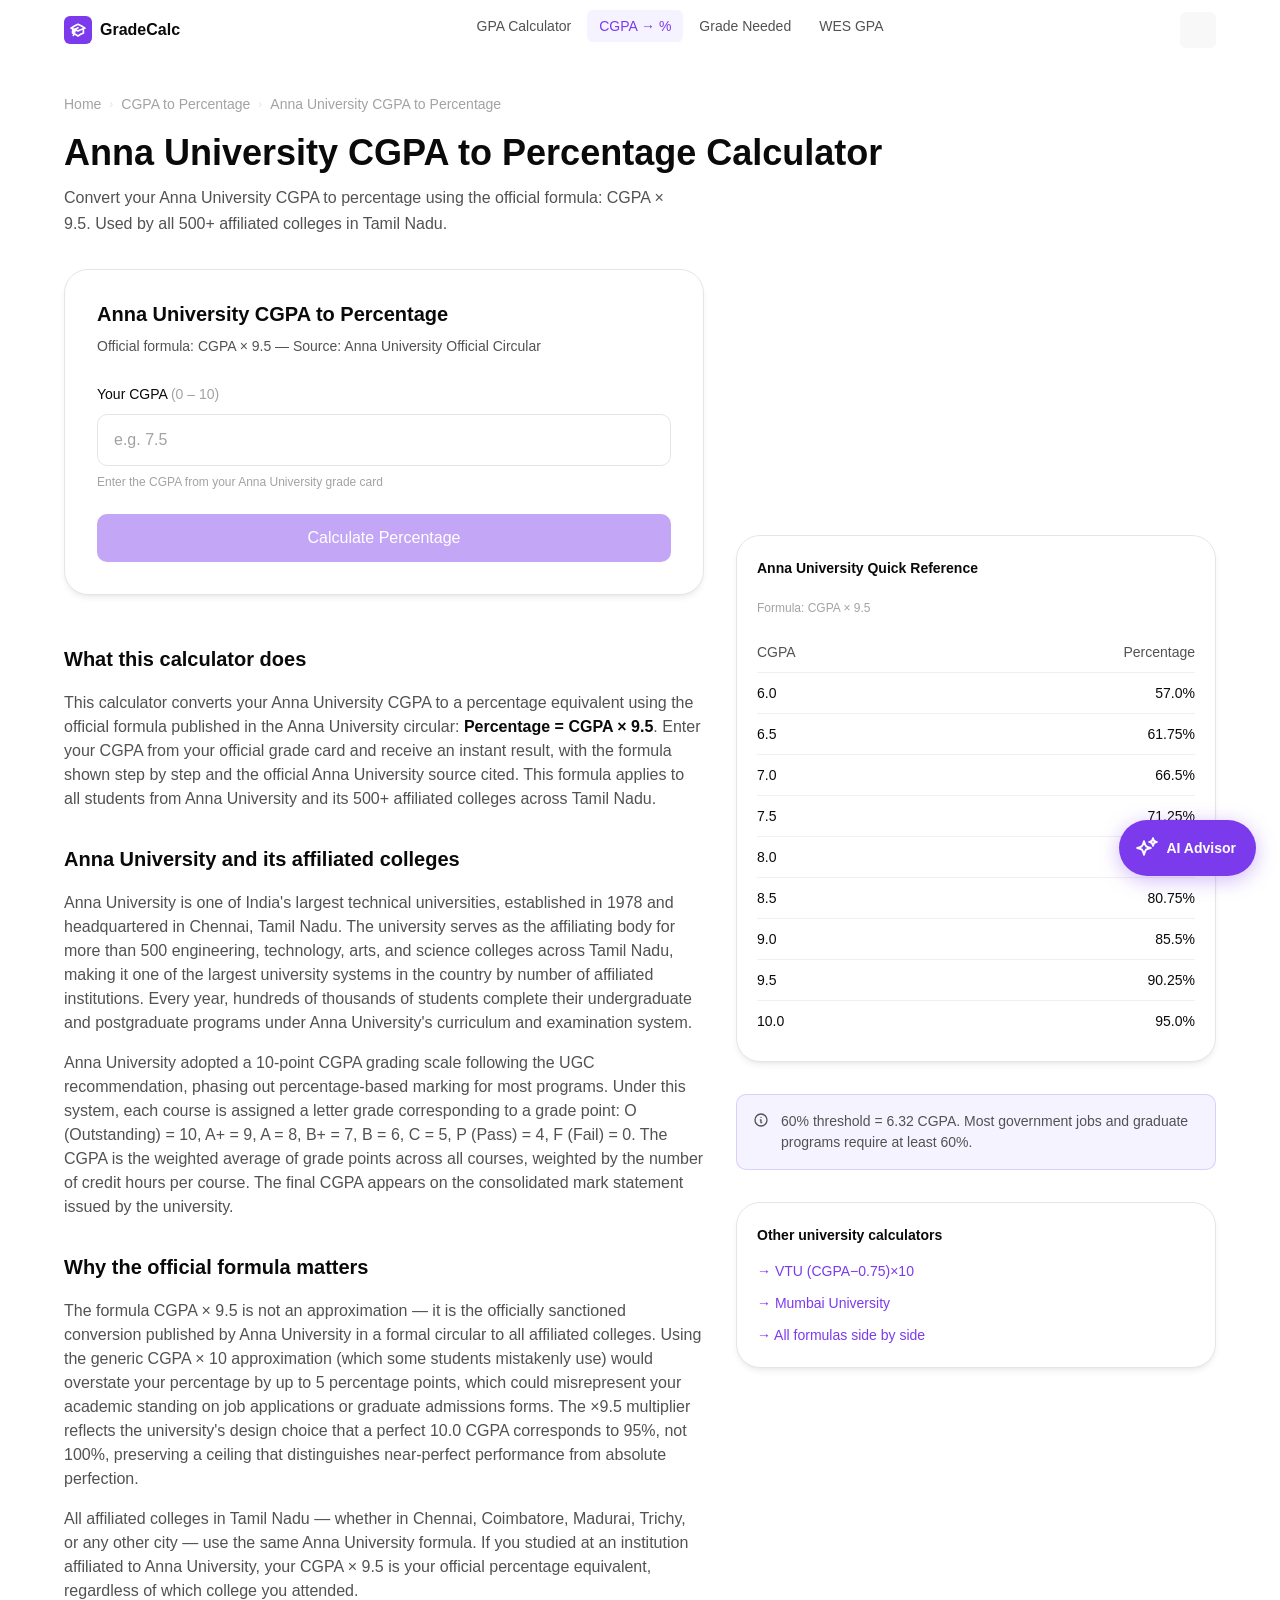
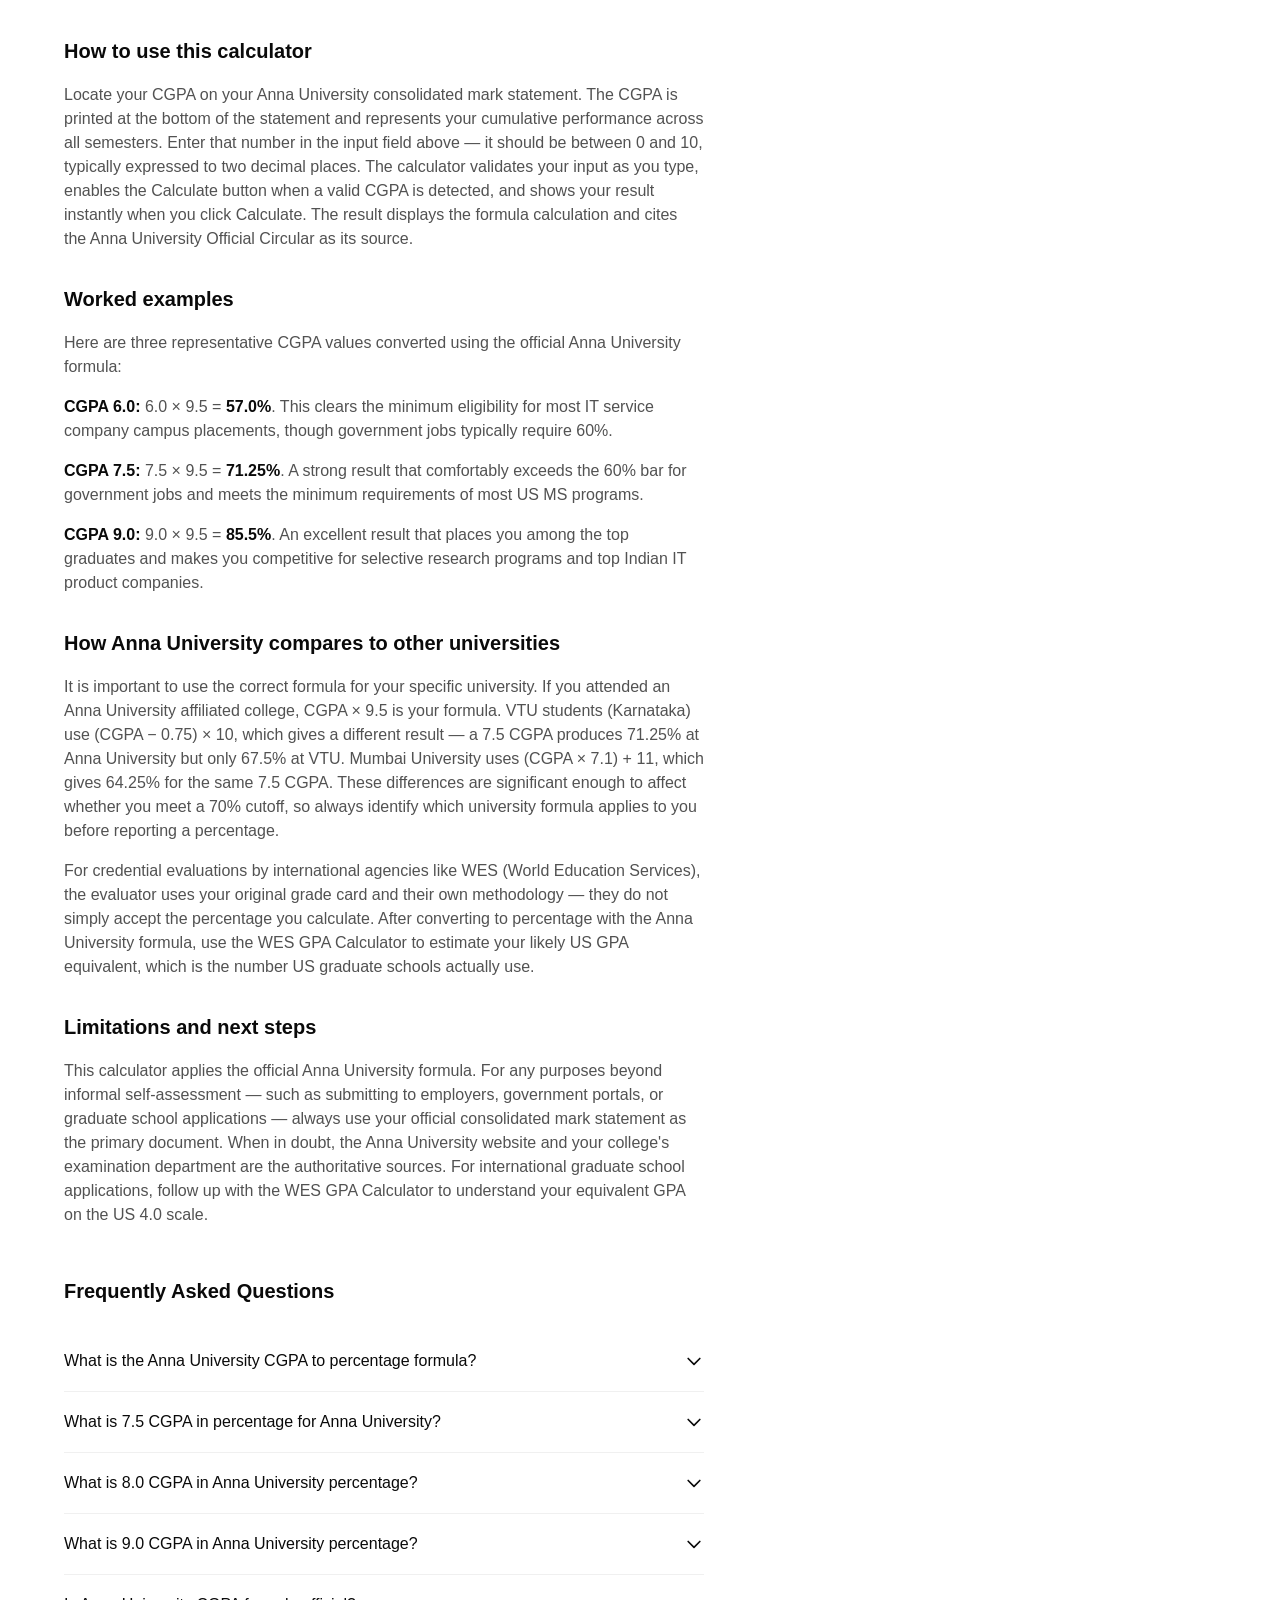
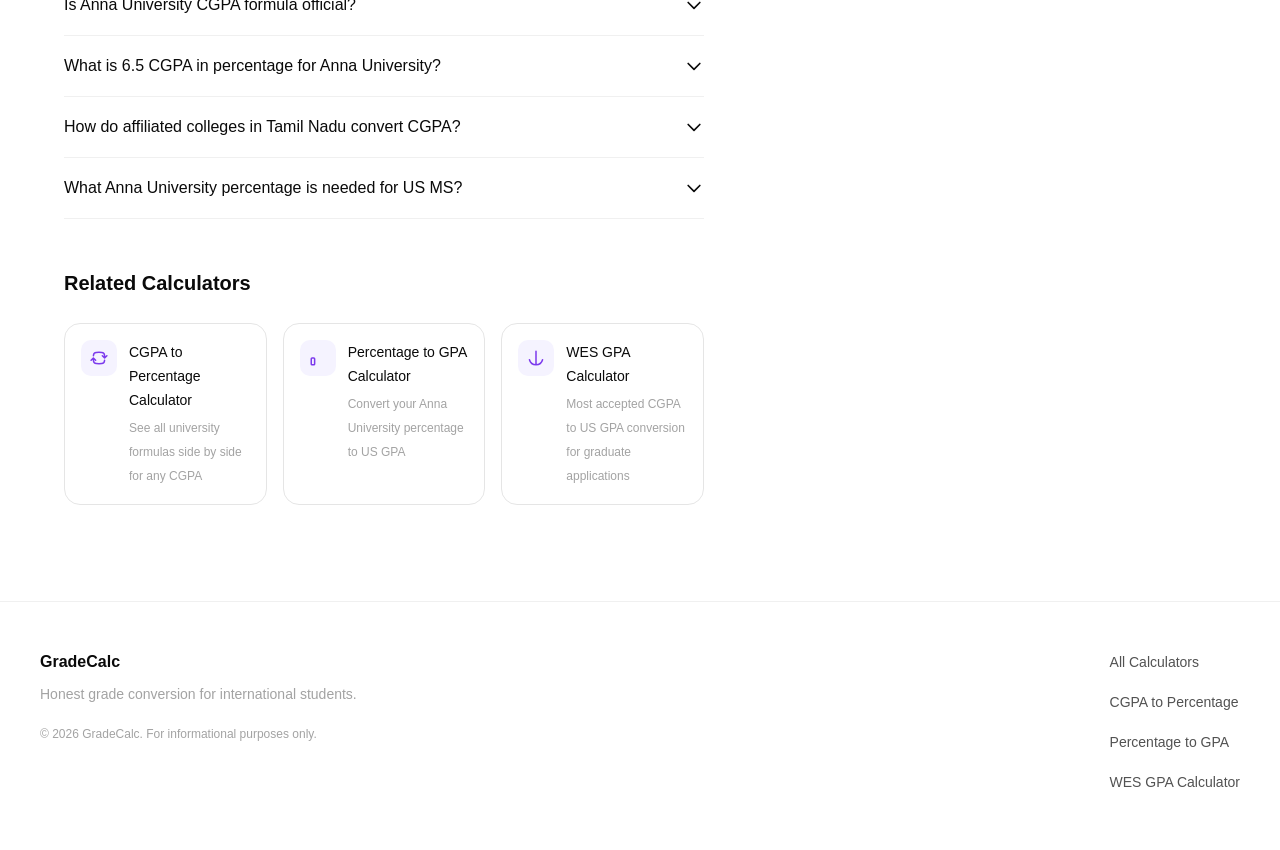
<file: cgpa-to-percentage-anna-university.html>
<!DOCTYPE html>
<html lang="en" data-page="cgpa-to-percentage-anna">
<head>
  <meta charset="UTF-8">
    <meta name="google-site-verification" content="CssxPSFBASkIHlADn5yYjrQ2UAVMNCqcTbz76W9akkU" />
    <meta name="msvalidate.01" content="DDA20E6E8FFF1E38FF1DE0ED6A67CBF7" />
  <meta name="viewport" content="width=device-width, initial-scale=1.0">
  <title>Anna University CGPA to Percentage Calculator — Official ×9.5</title>
  <meta name="description" content="Convert Anna University CGPA to percentage using the official formula: CGPA × 9.5. High Confidence, source cited. Used by all Tamil Nadu affiliated colleges.">
  <link rel="canonical" href="https://gradecalc-phi.vercel.app/cgpa-to-percentage-anna-university.html">
  <meta property="og:type" content="website">
  <meta property="og:url" content="https://gradecalc-phi.vercel.app/cgpa-to-percentage-anna-university.html">
  <meta property="og:title" content="Anna University CGPA to Percentage Calculator — Official ×9.5">
  <meta property="og:description" content="Convert Anna University CGPA to percentage using the official formula: CGPA × 9.5. High Confidence, source cited. Used by all Tamil Nadu affiliated colleges.">
  <meta name="twitter:card" content="summary">
  <meta name="twitter:title" content="Anna University CGPA to Percentage Calculator">
  <meta name="twitter:description" content="Official Anna University formula CGPA × 9.5. Used by all 500+ affiliated colleges in Tamil Nadu. High Confidence result.">

  <script type="application/ld+json">
  {"@context":"https://schema.org","@type":"BreadcrumbList","itemListElement":[{"@type":"ListItem","position":1,"name":"Home","item":"https://gradecalc-phi.vercel.app/"},{"@type":"ListItem","position":2,"name":"CGPA to Percentage","item":"https://gradecalc-phi.vercel.app/cgpa-to-percentage.html"},{"@type":"ListItem","position":3,"name":"Anna University CGPA to Percentage","item":"https://gradecalc-phi.vercel.app/cgpa-to-percentage-anna-university.html"}]}</script>

  <script type="application/ld+json">
  {"@context":"https://schema.org","@type":"WebApplication","name":"Anna University CGPA to Percentage Calculator","description":"Convert Anna University CGPA to percentage using the official formula: CGPA × 9.5. High Confidence result, source cited. Used by all Tamil Nadu affiliated colleges.","url":"https://gradecalc-phi.vercel.app/cgpa-to-percentage-anna-university.html","applicationCategory":"EducationApplication","operatingSystem":"Web Browser","offers":{"@type":"Offer","price":"0","priceCurrency":"USD"}}</script>

  <script type="application/ld+json">
  {"@context":"https://schema.org","@type":"FAQPage","mainEntity":[{"@type":"Question","name":"What is the Anna University CGPA to percentage formula?","acceptedAnswer":{"@type":"Answer","text":"The official Anna University formula is: Percentage = CGPA × 9.5. This is published in an official Anna University circular and applies to all affiliated colleges in Tamil Nadu. For example, a CGPA of 8.0 gives 8.0 × 9.5 = 76%."}},{"@type":"Question","name":"What is 7.5 CGPA in percentage for Anna University?","acceptedAnswer":{"@type":"Answer","text":"7.5 CGPA converts to 7.5 × 9.5 = 71.25% under the official Anna University formula. This is a High Confidence result based on the official Anna University circular."}},{"@type":"Question","name":"What is 8.0 CGPA in Anna University percentage?","acceptedAnswer":{"@type":"Answer","text":"8.0 CGPA converts to 8.0 × 9.5 = 76% under the official Anna University formula."}},{"@type":"Question","name":"What is 9.0 CGPA in Anna University percentage?","acceptedAnswer":{"@type":"Answer","text":"9.0 CGPA converts to 9.0 × 9.5 = 85.5% under the official Anna University formula. This is an excellent result that places you in the top tier of Anna University graduates."}},{"@type":"Question","name":"Is Anna University CGPA formula official?","acceptedAnswer":{"@type":"Answer","text":"Yes. The formula CGPA × 9.5 is published in an official Anna University circular and applies to all 500+ affiliated colleges in Tamil Nadu. Students can cite this circular when submitting percentage equivalents to employers or institutions."}},{"@type":"Question","name":"What is 6.5 CGPA in percentage for Anna University?","acceptedAnswer":{"@type":"Answer","text":"6.5 CGPA converts to 6.5 × 9.5 = 61.75% under the official Anna University formula. This clears the 60% minimum required by most government jobs and many graduate programs."}},{"@type":"Question","name":"How do affiliated colleges in Tamil Nadu convert CGPA?","acceptedAnswer":{"@type":"Answer","text":"All Anna University affiliated colleges in Tamil Nadu use the same official formula: Percentage = CGPA × 9.5. This formula is mandated by the Anna University circular and applies uniformly to students from all 500+ affiliated engineering, technology, and arts and science colleges in the state."}},{"@type":"Question","name":"What Anna University percentage is needed for US MS?","acceptedAnswer":{"@type":"Answer","text":"Most US MS programs look for a minimum of 60% (or 6.32 CGPA at Anna University). Competitive programs at top universities typically admit students with 70–80%+ (7.37–8.42 CGPA). However, US graduate schools evaluate your transcript holistically — your GRE/TOEFL scores, statement of purpose, and research experience also matter significantly."}}]}</script>

  <link rel="stylesheet" href="/css/tokens.css">
  <link rel="stylesheet" href="/css/base.css">
  <link rel="stylesheet" href="/css/components.css">
  <link rel="stylesheet" href="/css/layout.css">
  <link rel="stylesheet" href="/css/animations.css">
</head>
<body class="page-fade-in">
  <a href="#main" class="skip-link">Skip to main content</a>

  <nav class="navbar" id="navbar">
    <div class="navbar__inner">
      <a href="/" class="navbar__logo"><div class="navbar__logo-icon" aria-hidden="true"><svg xmlns="http://www.w3.org/2000/svg" width="16" height="16" fill="none" viewBox="0 0 24 24" stroke="currentColor" stroke-width="2.5"><path stroke-linecap="round" stroke-linejoin="round" d="M4.26 10.147a60.436 60.436 0 00-.491 6.347A48.627 48.627 0 0112 20.904a48.627 48.627 0 018.232-4.41 60.46 60.46 0 00-.491-6.347m-15.482 0a50.57 50.57 0 00-2.658-.813A59.905 59.905 0 0112 3.493a59.902 59.902 0 0110.399 5.84c-.896.248-1.783.52-2.658.814m-15.482 0A50.697 50.697 0 0112 13.489a50.702 50.702 0 017.74-3.342M6.75 15a.75.75 0 100-1.5.75.75 0 000 1.5zm0 0v-3.675A55.378 55.378 0 0112 8.443m-7.007 11.55A5.981 5.981 0 006.75 15.75v-1.5"/></svg></div>GradeCalc</a>
      <ul class="navbar__links" role="list">
        <li><a href="/gpa-calculator.html" class="navbar__link">GPA Calculator</a></li>
        <li><a href="/cgpa-to-percentage.html" class="navbar__link navbar__link--active">CGPA → %</a></li>
        <li><a href="/grade-needed-calculator.html" class="navbar__link">Grade Needed</a></li>
        <li><a href="/wes-gpa-calculator.html" class="navbar__link">WES GPA</a></li>
      </ul>
      <div class="navbar__actions">
        <button class="theme-toggle" data-action="toggle-theme" aria-label="Toggle dark mode"><span data-theme-icon aria-hidden="true"></span></button>
        <button class="nav-hamburger" id="nav-hamburger" aria-label="Open menu" aria-expanded="false"><svg xmlns="http://www.w3.org/2000/svg" width="20" height="20" fill="none" viewBox="0 0 24 24" stroke="currentColor" stroke-width="2"><path stroke-linecap="round" stroke-linejoin="round" d="M3.75 6.75h16.5M3.75 12h16.5m-16.5 5.25h16.5"/></svg></button>
      </div>
    </div>
  </nav>
  <div class="nav-overlay" id="nav-overlay" aria-hidden="true"></div>
  <nav class="nav-drawer" id="nav-drawer" aria-label="Mobile navigation">
    <button class="nav-drawer__close" id="nav-close" aria-label="Close menu"><svg xmlns="http://www.w3.org/2000/svg" width="20" height="20" fill="none" viewBox="0 0 24 24" stroke="currentColor" stroke-width="2"><path stroke-linecap="round" stroke-linejoin="round" d="M6 18L18 6M6 6l12 12"/></svg></button>
    <a href="/" class="nav-drawer__link">Home</a>
    <a href="/gpa-calculator.html" class="nav-drawer__link">GPA Calculator</a>
    <a href="/cgpa-to-percentage.html" class="nav-drawer__link">CGPA to Percentage</a>
    <a href="/percentage-to-gpa.html" class="nav-drawer__link">Percentage to GPA</a>
    <a href="/wes-gpa-calculator.html" class="nav-drawer__link">WES GPA Calculator</a>
    <a href="/cgpa-to-percentage-vtu.html" class="nav-drawer__link">VTU Calculator</a>
    <a href="/cgpa-to-percentage-anna-university.html" class="nav-drawer__link">Anna University</a>
    <a href="/cgpa-to-percentage-mumbai-university.html" class="nav-drawer__link">Mumbai University</a>
  </nav>

  <main id="main" class="page-main">
    <div class="page-header">
      <nav class="page-header__breadcrumb" aria-label="Breadcrumb">
        <a href="/">Home</a>
        <span class="page-header__breadcrumb__sep" aria-hidden="true">›</span>
        <a href="/cgpa-to-percentage.html">CGPA to Percentage</a>
        <span class="page-header__breadcrumb__sep" aria-hidden="true">›</span>
        <span aria-current="page">Anna University CGPA to Percentage</span>
      </nav>
      <h1 class="page-header__title">Anna University CGPA to Percentage Calculator</h1>
      <p class="page-header__desc">Convert your Anna University CGPA to percentage using the official formula: CGPA × 9.5. Used by all 500+ affiliated colleges in Tamil Nadu.</p>
    </div>

    <div class="calc-layout">
      <!-- Left: Calculator + Content -->
      <div class="calc-layout__main">
        <div class="calc-card">
          <div class="calc-card__header">
            <div class="calc-card__title">Anna University CGPA to Percentage</div>
            <div class="calc-card__subtitle">Official formula: CGPA × 9.5 — Source: Anna University Official Circular</div>
          </div>

          <div class="field" id="field-cgpa">
            <label class="field__label" for="input-cgpa">Your CGPA <span style="color:var(--color-text-tertiary);font-weight:400;">(0 – 10)</span></label>
            <input type="number" id="input-cgpa" class="input" placeholder="e.g. 7.5" min="0" max="10" step="0.01" inputmode="decimal" autocomplete="off">
            <div class="field__hint">Enter the CGPA from your Anna University grade card</div>
            <div class="field__error" role="alert"></div>
          </div>

          <button class="btn btn--primary btn--full" id="btn-calculate" disabled>Calculate Percentage</button>

          <div class="result-box result-box--hidden" id="result-box" aria-live="polite" style="margin-top:var(--space-5);"></div>
        </div>

        <!-- SEO Content -->
        <div class="content-section">
          <div class="prose">
            <h2>What this calculator does</h2>
            <p>This calculator converts your Anna University CGPA to a percentage equivalent using the official formula published in the Anna University circular: <strong>Percentage = CGPA × 9.5</strong>. Enter your CGPA from your official grade card and receive an instant result, with the formula shown step by step and the official Anna University source cited. This formula applies to all students from Anna University and its 500+ affiliated colleges across Tamil Nadu.</p>

            <h2>Anna University and its affiliated colleges</h2>
            <p>Anna University is one of India's largest technical universities, established in 1978 and headquartered in Chennai, Tamil Nadu. The university serves as the affiliating body for more than 500 engineering, technology, arts, and science colleges across Tamil Nadu, making it one of the largest university systems in the country by number of affiliated institutions. Every year, hundreds of thousands of students complete their undergraduate and postgraduate programs under Anna University's curriculum and examination system.</p>
            <p>Anna University adopted a 10-point CGPA grading scale following the UGC recommendation, phasing out percentage-based marking for most programs. Under this system, each course is assigned a letter grade corresponding to a grade point: O (Outstanding) = 10, A+ = 9, A = 8, B+ = 7, B = 6, C = 5, P (Pass) = 4, F (Fail) = 0. The CGPA is the weighted average of grade points across all courses, weighted by the number of credit hours per course. The final CGPA appears on the consolidated mark statement issued by the university.</p>

            <h2>Why the official formula matters</h2>
            <p>The formula CGPA × 9.5 is not an approximation — it is the officially sanctioned conversion published by Anna University in a formal circular to all affiliated colleges. Using the generic CGPA × 10 approximation (which some students mistakenly use) would overstate your percentage by up to 5 percentage points, which could misrepresent your academic standing on job applications or graduate admissions forms. The ×9.5 multiplier reflects the university's design choice that a perfect 10.0 CGPA corresponds to 95%, not 100%, preserving a ceiling that distinguishes near-perfect performance from absolute perfection.</p>
            <p>All affiliated colleges in Tamil Nadu — whether in Chennai, Coimbatore, Madurai, Trichy, or any other city — use the same Anna University formula. If you studied at an institution affiliated to Anna University, your CGPA × 9.5 is your official percentage equivalent, regardless of which college you attended.</p>

            <h2>How to use this calculator</h2>
            <p>Locate your CGPA on your Anna University consolidated mark statement. The CGPA is printed at the bottom of the statement and represents your cumulative performance across all semesters. Enter that number in the input field above — it should be between 0 and 10, typically expressed to two decimal places. The calculator validates your input as you type, enables the Calculate button when a valid CGPA is detected, and shows your result instantly when you click Calculate. The result displays the formula calculation and cites the Anna University Official Circular as its source.</p>

            <h2>Worked examples</h2>
            <p>Here are three representative CGPA values converted using the official Anna University formula:</p>
            <p><strong>CGPA 6.0:</strong> 6.0 × 9.5 = <strong>57.0%</strong>. This clears the minimum eligibility for most IT service company campus placements, though government jobs typically require 60%.</p>
            <p><strong>CGPA 7.5:</strong> 7.5 × 9.5 = <strong>71.25%</strong>. A strong result that comfortably exceeds the 60% bar for government jobs and meets the minimum requirements of most US MS programs.</p>
            <p><strong>CGPA 9.0:</strong> 9.0 × 9.5 = <strong>85.5%</strong>. An excellent result that places you among the top graduates and makes you competitive for selective research programs and top Indian IT product companies.</p>

            <h2>How Anna University compares to other universities</h2>
            <p>It is important to use the correct formula for your specific university. If you attended an Anna University affiliated college, CGPA × 9.5 is your formula. VTU students (Karnataka) use (CGPA − 0.75) × 10, which gives a different result — a 7.5 CGPA produces 71.25% at Anna University but only 67.5% at VTU. Mumbai University uses (CGPA × 7.1) + 11, which gives 64.25% for the same 7.5 CGPA. These differences are significant enough to affect whether you meet a 70% cutoff, so always identify which university formula applies to you before reporting a percentage.</p>
            <p>For credential evaluations by international agencies like WES (World Education Services), the evaluator uses your original grade card and their own methodology — they do not simply accept the percentage you calculate. After converting to percentage with the Anna University formula, use the WES GPA Calculator to estimate your likely US GPA equivalent, which is the number US graduate schools actually use.</p>

            <h2>Limitations and next steps</h2>
            <p>This calculator applies the official Anna University formula. For any purposes beyond informal self-assessment — such as submitting to employers, government portals, or graduate school applications — always use your official consolidated mark statement as the primary document. When in doubt, the Anna University website and your college's examination department are the authoritative sources. For international graduate school applications, follow up with the WES GPA Calculator to understand your equivalent GPA on the US 4.0 scale.</p>
          </div>

          <!-- FAQ -->
          <div class="faq-section" id="faq">
            <h2 class="section-title" style="margin-top:var(--space-12);">Frequently Asked Questions</h2>

            <div class="faq-item">
              <button class="faq-question" aria-expanded="false">
                What is the Anna University CGPA to percentage formula?
                <svg class="faq-question__chevron" xmlns="http://www.w3.org/2000/svg" width="20" height="20" fill="none" viewBox="0 0 24 24" stroke="currentColor" stroke-width="2"><path stroke-linecap="round" stroke-linejoin="round" d="M19 9l-7 7-7-7"/></svg>
              </button>
              <div class="faq-answer"><div class="faq-answer__content">The official Anna University formula is: Percentage = CGPA × 9.5. This is published in an official Anna University circular and applies to all 500+ affiliated colleges in Tamil Nadu. For example, a CGPA of 8.0 gives 8.0 × 9.5 = 76%.</div></div>
            </div>

            <div class="faq-item">
              <button class="faq-question" aria-expanded="false">
                What is 7.5 CGPA in percentage for Anna University?
                <svg class="faq-question__chevron" xmlns="http://www.w3.org/2000/svg" width="20" height="20" fill="none" viewBox="0 0 24 24" stroke="currentColor" stroke-width="2"><path stroke-linecap="round" stroke-linejoin="round" d="M19 9l-7 7-7-7"/></svg>
              </button>
              <div class="faq-answer"><div class="faq-answer__content">7.5 CGPA converts to 7.5 × 9.5 = 71.25% under the official Anna University formula. This is a High Confidence result based on the official Anna University circular.</div></div>
            </div>

            <div class="faq-item">
              <button class="faq-question" aria-expanded="false">
                What is 8.0 CGPA in Anna University percentage?
                <svg class="faq-question__chevron" xmlns="http://www.w3.org/2000/svg" width="20" height="20" fill="none" viewBox="0 0 24 24" stroke="currentColor" stroke-width="2"><path stroke-linecap="round" stroke-linejoin="round" d="M19 9l-7 7-7-7"/></svg>
              </button>
              <div class="faq-answer"><div class="faq-answer__content">8.0 CGPA converts to 8.0 × 9.5 = 76% under the official Anna University formula. A CGPA of 8.0 is considered a strong academic result and is sufficient for most graduate programs and corporate placements.</div></div>
            </div>

            <div class="faq-item">
              <button class="faq-question" aria-expanded="false">
                What is 9.0 CGPA in Anna University percentage?
                <svg class="faq-question__chevron" xmlns="http://www.w3.org/2000/svg" width="20" height="20" fill="none" viewBox="0 0 24 24" stroke="currentColor" stroke-width="2"><path stroke-linecap="round" stroke-linejoin="round" d="M19 9l-7 7-7-7"/></svg>
              </button>
              <div class="faq-answer"><div class="faq-answer__content">9.0 CGPA converts to 9.0 × 9.5 = 85.5% under the official Anna University formula. This is an excellent result that places you in the top tier of Anna University graduates and is competitive for selective MS programs and research positions.</div></div>
            </div>

            <div class="faq-item">
              <button class="faq-question" aria-expanded="false">
                Is Anna University CGPA formula official?
                <svg class="faq-question__chevron" xmlns="http://www.w3.org/2000/svg" width="20" height="20" fill="none" viewBox="0 0 24 24" stroke="currentColor" stroke-width="2"><path stroke-linecap="round" stroke-linejoin="round" d="M19 9l-7 7-7-7"/></svg>
              </button>
              <div class="faq-answer"><div class="faq-answer__content">Yes. The formula CGPA × 9.5 is published in an official Anna University circular and applies to all affiliated colleges. Students can cite this circular when submitting their percentage equivalent to employers, government portals, or graduate institutions.</div></div>
            </div>

            <div class="faq-item">
              <button class="faq-question" aria-expanded="false">
                What is 6.5 CGPA in percentage for Anna University?
                <svg class="faq-question__chevron" xmlns="http://www.w3.org/2000/svg" width="20" height="20" fill="none" viewBox="0 0 24 24" stroke="currentColor" stroke-width="2"><path stroke-linecap="round" stroke-linejoin="round" d="M19 9l-7 7-7-7"/></svg>
              </button>
              <div class="faq-answer"><div class="faq-answer__content">6.5 CGPA converts to 6.5 × 9.5 = 61.75% under the official Anna University formula. This exceeds the 60% minimum required by most government job notifications and many graduate programs.</div></div>
            </div>

            <div class="faq-item">
              <button class="faq-question" aria-expanded="false">
                How do affiliated colleges in Tamil Nadu convert CGPA?
                <svg class="faq-question__chevron" xmlns="http://www.w3.org/2000/svg" width="20" height="20" fill="none" viewBox="0 0 24 24" stroke="currentColor" stroke-width="2"><path stroke-linecap="round" stroke-linejoin="round" d="M19 9l-7 7-7-7"/></svg>
              </button>
              <div class="faq-answer"><div class="faq-answer__content">All Anna University affiliated colleges in Tamil Nadu use the same official formula: Percentage = CGPA × 9.5. This formula is mandated by the Anna University circular and applies uniformly to students from all 500+ affiliated engineering, technology, and arts and science colleges in the state — regardless of which city or district the college is located in.</div></div>
            </div>

            <div class="faq-item">
              <button class="faq-question" aria-expanded="false">
                What Anna University percentage is needed for US MS?
                <svg class="faq-question__chevron" xmlns="http://www.w3.org/2000/svg" width="20" height="20" fill="none" viewBox="0 0 24 24" stroke="currentColor" stroke-width="2"><path stroke-linecap="round" stroke-linejoin="round" d="M19 9l-7 7-7-7"/></svg>
              </button>
              <div class="faq-answer"><div class="faq-answer__content">Most US MS programs look for a minimum of 60%+ (equivalent to approximately 6.32 CGPA at Anna University). Competitive programs at top universities typically admit students with 70–80%+ (7.37–8.42 CGPA). However, US graduate schools evaluate transcripts holistically — GRE scores, statement of purpose, research experience, and letters of recommendation all factor significantly alongside your academic record.</div></div>
            </div>
          </div>

          <!-- Related Calculators -->
          <div class="related-section">
            <h2 class="section-title">Related Calculators</h2>
            <div class="related-grid">
              <a href="/cgpa-to-percentage.html" class="related-card">
                <div class="related-card__icon"><svg xmlns="http://www.w3.org/2000/svg" width="18" height="18" fill="none" viewBox="0 0 24 24" stroke="currentColor" stroke-width="2"><path stroke-linecap="round" stroke-linejoin="round" d="M19.5 12c0-1.232-.046-2.453-.138-3.662a4.006 4.006 0 00-3.7-3.7 48.678 48.678 0 00-7.324 0 4.006 4.006 0 00-3.7 3.7c-.017.22-.032.441-.046.662M19.5 12l3-3m-3 3l-3-3m-12 3c0 1.232.046 2.453.138 3.662a4.006 4.006 0 003.7 3.7 48.656 48.656 0 007.324 0 4.006 4.006 0 003.7-3.7c.017-.22.032-.441.046-.662M4.5 12l3 3m-3-3l-3 3"/></svg></div>
                <div><div class="related-card__title">CGPA to Percentage Calculator</div><div class="related-card__desc">See all university formulas side by side for any CGPA</div></div>
              </a>
              <a href="/percentage-to-gpa.html" class="related-card">
                <div class="related-card__icon"><svg xmlns="http://www.w3.org/2000/svg" width="18" height="18" fill="none" viewBox="0 0 24 24" stroke="currentColor" stroke-width="2"><path stroke-linecap="round" stroke-linejoin="round" d="M3 13.125C3 12.504 3.504 12 4.125 12h2.25c.621 0 1.125.504 1.125 1.125v6.75C7.5 20.496 6.996 21 6.375 21h-2.25A1.125 1.125 0 013 19.875v-6.75z"/></svg></div>
                <div><div class="related-card__title">Percentage to GPA Calculator</div><div class="related-card__desc">Convert your Anna University percentage to US GPA</div></div>
              </a>
              <a href="/wes-gpa-calculator.html" class="related-card">
                <div class="related-card__icon"><svg xmlns="http://www.w3.org/2000/svg" width="18" height="18" fill="none" viewBox="0 0 24 24" stroke="currentColor" stroke-width="2"><path stroke-linecap="round" stroke-linejoin="round" d="M12 21a9.004 9.004 0 008.716-6.747M12 21a9.004 9.004 0 01-8.716-6.747M12 3v18"/></svg></div>
                <div><div class="related-card__title">WES GPA Calculator</div><div class="related-card__desc">Most accepted CGPA to US GPA conversion for graduate applications</div></div>
              </a>
            </div>
          </div>
        </div>
      </div><!-- /.calc-layout__main -->

      <!-- Right: Sidebar -->
      <aside class="calc-layout__sidebar" aria-label="Anna University CGPA reference">
        <div class="ad-slot ad-slot--sidebar" data-position="sidebar" aria-hidden="true"></div>

        <div class="calc-card" style="padding:var(--space-5);">
          <div style="font-size:var(--text-sm);font-weight:var(--font-weight-semibold);margin-bottom:var(--space-4);">Anna University Quick Reference</div>
          <div style="font-size:var(--text-xs);color:var(--color-text-tertiary);margin-bottom:var(--space-3);">Formula: CGPA × 9.5</div>
          <table style="width:100%;border-collapse:collapse;font-size:var(--text-sm);">
            <thead>
              <tr style="border-bottom:1px solid var(--color-border-subtle);">
                <th style="text-align:left;padding:var(--space-2) 0;color:var(--color-text-secondary);font-weight:var(--font-weight-medium);">CGPA</th>
                <th style="text-align:right;padding:var(--space-2) 0;color:var(--color-text-secondary);font-weight:var(--font-weight-medium);">Percentage</th>
              </tr>
            </thead>
            <tbody>
              <tr style="border-bottom:1px solid var(--color-border-subtle);"><td style="padding:var(--space-2) 0;">6.0</td><td style="text-align:right;padding:var(--space-2) 0;">57.0%</td></tr>
              <tr style="border-bottom:1px solid var(--color-border-subtle);"><td style="padding:var(--space-2) 0;">6.5</td><td style="text-align:right;padding:var(--space-2) 0;">61.75%</td></tr>
              <tr style="border-bottom:1px solid var(--color-border-subtle);"><td style="padding:var(--space-2) 0;">7.0</td><td style="text-align:right;padding:var(--space-2) 0;">66.5%</td></tr>
              <tr style="border-bottom:1px solid var(--color-border-subtle);"><td style="padding:var(--space-2) 0;">7.5</td><td style="text-align:right;padding:var(--space-2) 0;">71.25%</td></tr>
              <tr style="border-bottom:1px solid var(--color-border-subtle);"><td style="padding:var(--space-2) 0;">8.0</td><td style="text-align:right;padding:var(--space-2) 0;">76.0%</td></tr>
              <tr style="border-bottom:1px solid var(--color-border-subtle);"><td style="padding:var(--space-2) 0;">8.5</td><td style="text-align:right;padding:var(--space-2) 0;">80.75%</td></tr>
              <tr style="border-bottom:1px solid var(--color-border-subtle);"><td style="padding:var(--space-2) 0;">9.0</td><td style="text-align:right;padding:var(--space-2) 0;">85.5%</td></tr>
              <tr style="border-bottom:1px solid var(--color-border-subtle);"><td style="padding:var(--space-2) 0;">9.5</td><td style="text-align:right;padding:var(--space-2) 0;">90.25%</td></tr>
              <tr><td style="padding:var(--space-2) 0;">10.0</td><td style="text-align:right;padding:var(--space-2) 0;">95.0%</td></tr>
            </tbody>
          </table>
        </div>

        <div class="callout callout--info" style="margin-top:var(--space-4);">
          <svg xmlns="http://www.w3.org/2000/svg" class="callout__icon" width="16" height="16" fill="none" viewBox="0 0 24 24" stroke="currentColor" stroke-width="2"><path stroke-linecap="round" stroke-linejoin="round" d="M13 16h-1v-4h-1m1-4h.01M21 12a9 9 0 11-18 0 9 9 0 0118 0z"/></svg>
          <span>60% threshold = 6.32 CGPA. Most government jobs and graduate programs require at least 60%.</span>
        </div>

        <div class="calc-card" style="padding:var(--space-5);margin-top:var(--space-4);">
          <div style="font-size:var(--text-sm);font-weight:var(--font-weight-semibold);margin-bottom:var(--space-3);">Other university calculators</div>
          <div style="display:flex;flex-direction:column;gap:var(--space-2);">
            <a href="/cgpa-to-percentage-vtu.html" style="font-size:var(--text-sm);color:var(--color-accent);">→ VTU (CGPA−0.75)×10</a>
            <a href="/cgpa-to-percentage-mumbai-university.html" style="font-size:var(--text-sm);color:var(--color-accent);">→ Mumbai University</a>
            <a href="/cgpa-to-percentage.html" style="font-size:var(--text-sm);color:var(--color-accent);">→ All formulas side by side</a>
          </div>
        </div>
      </aside>
    </div>
  </main>

  <footer class="footer">
    <div class="footer__inner">
      <div><a href="/" class="footer__brand">GradeCalc</a><p class="footer__tagline">Honest grade conversion for international students.</p><p class="footer__copy">© 2026 GradeCalc. For informational purposes only.</p></div>
      <ul class="footer__links">
        <li><a href="/" class="footer__link">All Calculators</a></li>
        <li><a href="/cgpa-to-percentage.html" class="footer__link">CGPA to Percentage</a></li>
        <li><a href="/percentage-to-gpa.html" class="footer__link">Percentage to GPA</a></li>
        <li><a href="/wes-gpa-calculator.html" class="footer__link">WES GPA Calculator</a></li>
      </ul>
    </div>
  </footer>

  <script src="/js/analytics.js" defer></script>
  <script src="/js/calculators.js" defer></script>
  <script src="/js/validation.js" defer></script>
  <script src="/js/ui.js" defer></script>
  <script src="/js/ai-advisor.js" defer></script>
  <script defer>
  document.addEventListener('DOMContentLoaded', function () {
    const input   = document.getElementById('input-cgpa');
    const fieldEl = document.getElementById('field-cgpa');
    const btnEl   = document.getElementById('btn-calculate');
    const boxEl   = document.getElementById('result-box');

    if (!input || !fieldEl || !btnEl || !boxEl) return;

    function validate() {
      const vr = window.Validation.cgpa(input.value);
      window.Validation.applyToField(fieldEl, vr);
      btnEl.disabled = !vr.valid;
      return vr;
    }

    function calculate() {
      const vr = validate();
      if (!vr.valid) return;

      const cgpa = vr.value;
      const data = window.Calculators.cgpaToPercentageAnna(cgpa);
      window.ResultRenderer.render(boxEl, data);

      if (window.AiAdvisor) window.AiAdvisor.setInputData({ cgpa, university: 'Anna University', calculator: 'cgpa_to_percentage_anna' });
      if (window.Analytics) window.Analytics.calculatorUsed('cgpa_to_percentage_anna');
    }

    const debouncedValidate = window.debounce(validate, 300);

    input.addEventListener('input', debouncedValidate);
    input.addEventListener('blur', validate);
    btnEl.addEventListener('click', calculate);

    input.addEventListener('keydown', function (e) {
      if (e.key === 'Enter' && !btnEl.disabled) calculate();
    });
  });
  </script>
</body>
</html>
</file>
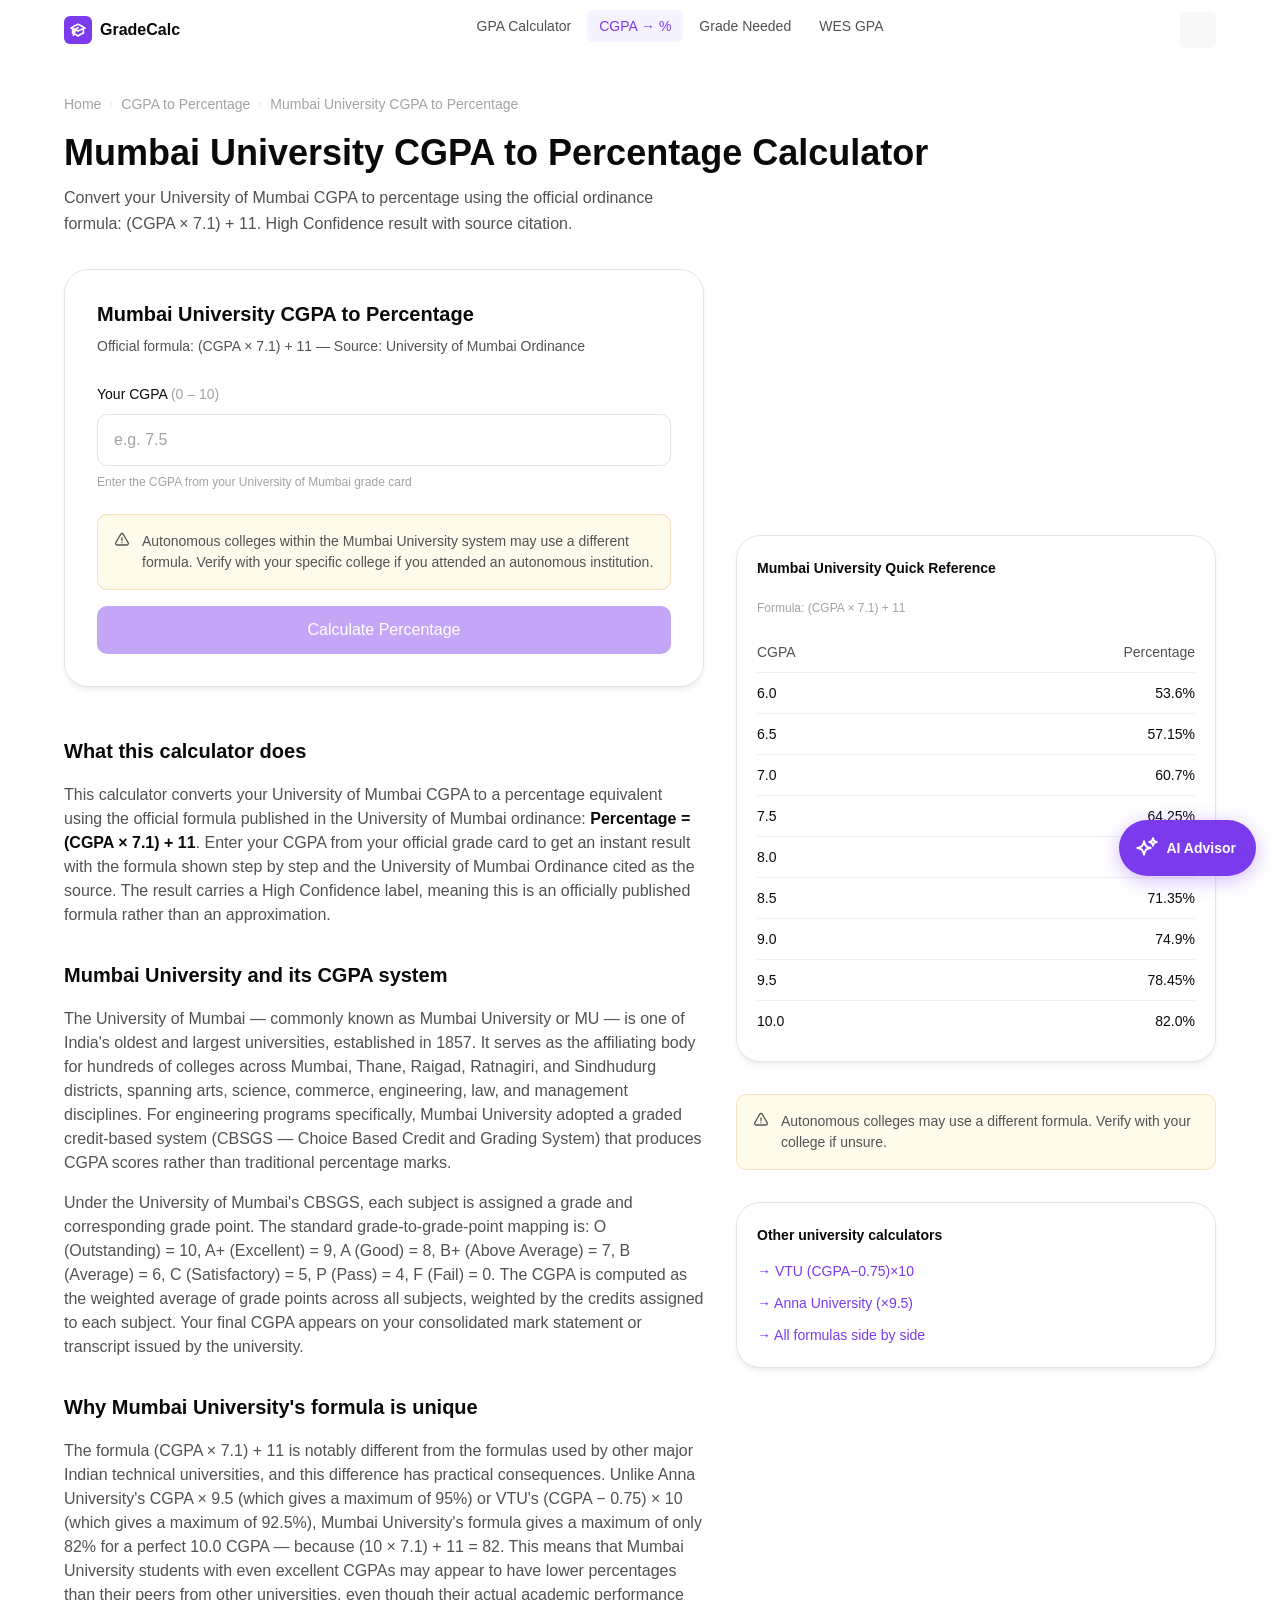
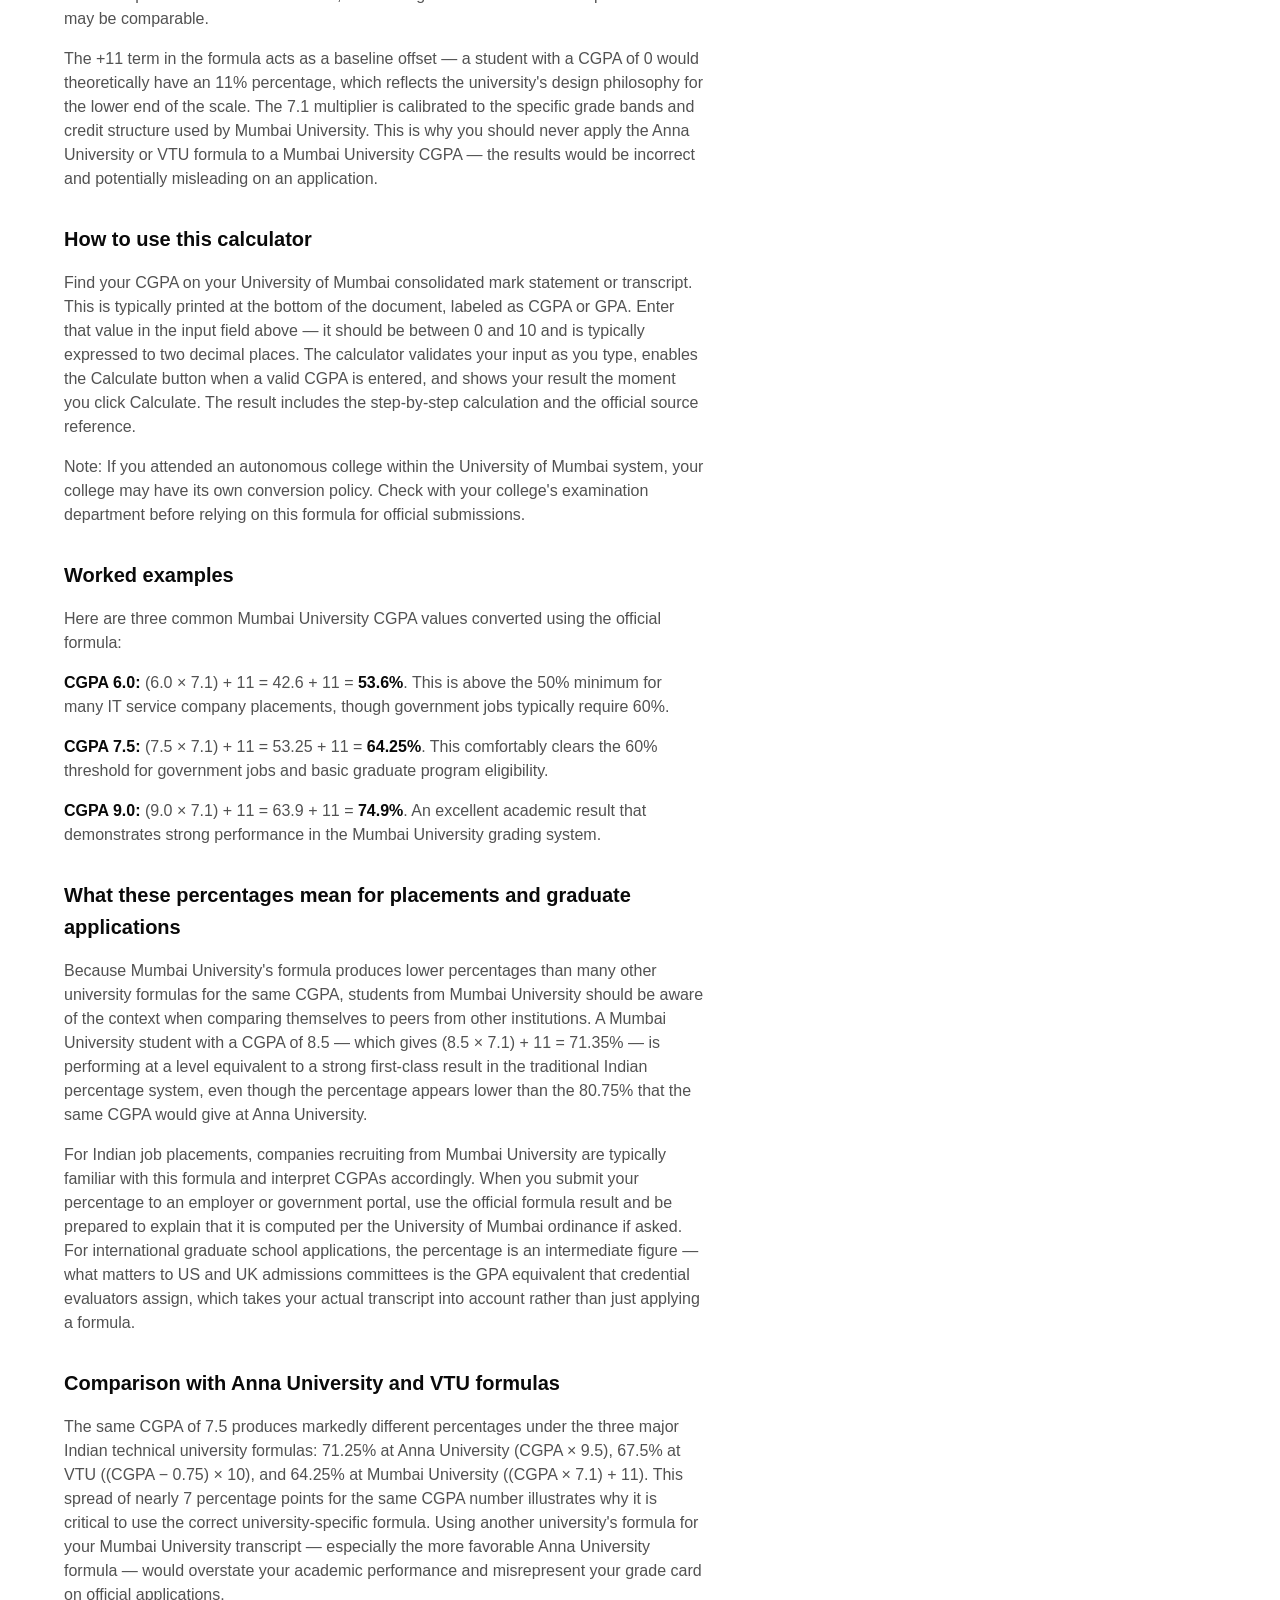
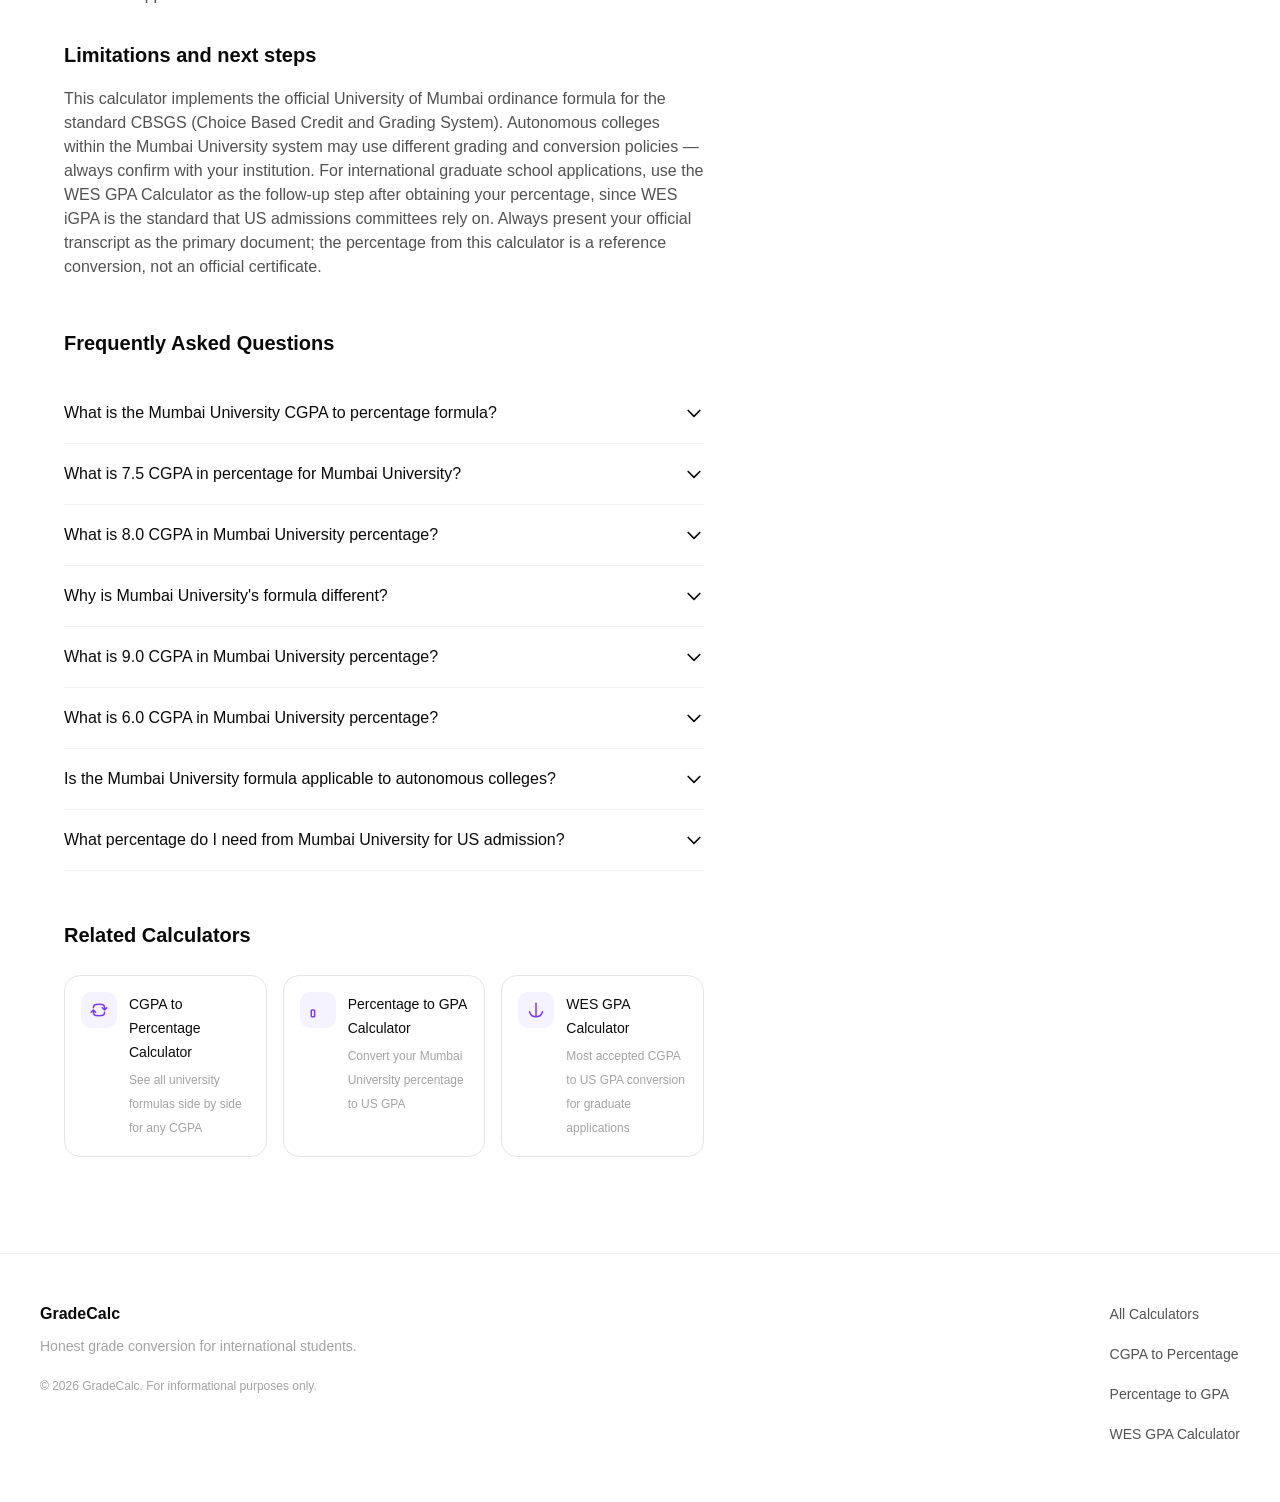
<file: cgpa-to-percentage-mumbai-university.html>
<!DOCTYPE html>
<html lang="en" data-page="cgpa-to-percentage-mumbai">
<head>
  <meta charset="UTF-8">
    <meta name="google-site-verification" content="CssxPSFBASkIHlADn5yYjrQ2UAVMNCqcTbz76W9akkU" />
    <meta name="msvalidate.01" content="DDA20E6E8FFF1E38FF1DE0ED6A67CBF7" />
  <meta name="viewport" content="width=device-width, initial-scale=1.0">
  <title>Mumbai University CGPA to Percentage Calculator — Official Formula</title>
  <meta name="description" content="Convert Mumbai University CGPA to percentage: (CGPA × 7.1) + 11. Official University of Mumbai ordinance formula. High Confidence result with source. Free, instant.">
  <link rel="canonical" href="https://gradecalc-phi.vercel.app/cgpa-to-percentage-mumbai-university.html">
  <meta property="og:type" content="website">
  <meta property="og:url" content="https://gradecalc-phi.vercel.app/cgpa-to-percentage-mumbai-university.html">
  <meta property="og:title" content="Mumbai University CGPA to Percentage Calculator — Official Formula">
  <meta property="og:description" content="Convert Mumbai University CGPA to percentage: (CGPA × 7.1) + 11. Official University of Mumbai ordinance formula. High Confidence result with source. Free, instant.">
  <meta name="twitter:card" content="summary">
  <meta name="twitter:title" content="Mumbai University CGPA to Percentage Calculator">
  <meta name="twitter:description" content="Official Mumbai University formula: (CGPA × 7.1) + 11. High Confidence result with University of Mumbai Ordinance cited.">

  <script type="application/ld+json">
  {"@context":"https://schema.org","@type":"BreadcrumbList","itemListElement":[{"@type":"ListItem","position":1,"name":"Home","item":"https://gradecalc-phi.vercel.app/"},{"@type":"ListItem","position":2,"name":"CGPA to Percentage","item":"https://gradecalc-phi.vercel.app/cgpa-to-percentage.html"},{"@type":"ListItem","position":3,"name":"Mumbai University CGPA to Percentage","item":"https://gradecalc-phi.vercel.app/cgpa-to-percentage-mumbai-university.html"}]}</script>

  <script type="application/ld+json">
  {"@context":"https://schema.org","@type":"WebApplication","name":"Mumbai University CGPA to Percentage Calculator","description":"Convert Mumbai University CGPA to percentage using the official University of Mumbai ordinance formula: (CGPA × 7.1) + 11. High Confidence result with source citation.","url":"https://gradecalc-phi.vercel.app/cgpa-to-percentage-mumbai-university.html","applicationCategory":"EducationApplication","operatingSystem":"Web Browser","offers":{"@type":"Offer","price":"0","priceCurrency":"USD"}}</script>

  <script type="application/ld+json">
  {"@context":"https://schema.org","@type":"FAQPage","mainEntity":[{"@type":"Question","name":"What is the Mumbai University CGPA to percentage formula?","acceptedAnswer":{"@type":"Answer","text":"The official University of Mumbai formula is: Percentage = (CGPA × 7.1) + 11. This formula is published in the University of Mumbai ordinance. For example, a CGPA of 8.0 gives (8.0 × 7.1) + 11 = 56.8 + 11 = 67.8%."}},{"@type":"Question","name":"What is 7.5 CGPA in percentage for Mumbai University?","acceptedAnswer":{"@type":"Answer","text":"7.5 CGPA converts to (7.5 × 7.1) + 11 = 53.25 + 11 = 64.25% under the official University of Mumbai formula."}},{"@type":"Question","name":"What is 8.0 CGPA in Mumbai University percentage?","acceptedAnswer":{"@type":"Answer","text":"8.0 CGPA converts to (8.0 × 7.1) + 11 = 56.8 + 11 = 67.8% under the official University of Mumbai formula."}},{"@type":"Question","name":"Why is Mumbai University's formula different?","acceptedAnswer":{"@type":"Answer","text":"Mumbai University uses a different grade point structure and grading philosophy compared to Anna University or VTU. The formula (CGPA × 7.1) + 11 reflects the University of Mumbai's own CGPA scale calibration, where the +11 term is a baseline offset. This means the same CGPA produces a notably different percentage under the Mumbai University formula than under Anna University's CGPA × 9.5 or VTU's (CGPA − 0.75) × 10."}},{"@type":"Question","name":"What is 9.0 CGPA in Mumbai University percentage?","acceptedAnswer":{"@type":"Answer","text":"9.0 CGPA converts to (9.0 × 7.1) + 11 = 63.9 + 11 = 74.9% under the official University of Mumbai formula."}},{"@type":"Question","name":"What is 6.0 CGPA in Mumbai University percentage?","acceptedAnswer":{"@type":"Answer","text":"6.0 CGPA converts to (6.0 × 7.1) + 11 = 42.6 + 11 = 53.6% under the official University of Mumbai formula."}},{"@type":"Question","name":"Is the Mumbai University formula applicable to autonomous colleges?","acceptedAnswer":{"@type":"Answer","text":"Not necessarily. Autonomous colleges affiliated with the University of Mumbai may set their own grading and conversion policies independently. If you attended an autonomous college (such as certain IITs or deemed universities in the Mumbai region), check with your specific institution for the applicable conversion formula rather than assuming the University of Mumbai ordinance formula applies."}},{"@type":"Question","name":"What percentage do I need from Mumbai University for US admission?","acceptedAnswer":{"@type":"Answer","text":"Most US graduate programs look for 60%+, which corresponds to approximately a CGPA of 6.9 at Mumbai University under the official formula ((60 − 11) / 7.1 ≈ 6.9). Competitive MS programs at top US universities typically admit students with 65–75%+ (approximately 7.6–9.0 CGPA). For international graduate applications, WES evaluation is the most accepted path — use the WES GPA Calculator after finding your percentage."}}]}</script>

  <link rel="stylesheet" href="/css/tokens.css">
  <link rel="stylesheet" href="/css/base.css">
  <link rel="stylesheet" href="/css/components.css">
  <link rel="stylesheet" href="/css/layout.css">
  <link rel="stylesheet" href="/css/animations.css">
</head>
<body class="page-fade-in">
  <a href="#main" class="skip-link">Skip to main content</a>

  <nav class="navbar" id="navbar">
    <div class="navbar__inner">
      <a href="/" class="navbar__logo"><div class="navbar__logo-icon" aria-hidden="true"><svg xmlns="http://www.w3.org/2000/svg" width="16" height="16" fill="none" viewBox="0 0 24 24" stroke="currentColor" stroke-width="2.5"><path stroke-linecap="round" stroke-linejoin="round" d="M4.26 10.147a60.436 60.436 0 00-.491 6.347A48.627 48.627 0 0112 20.904a48.627 48.627 0 018.232-4.41 60.46 60.46 0 00-.491-6.347m-15.482 0a50.57 50.57 0 00-2.658-.813A59.905 59.905 0 0112 3.493a59.902 59.902 0 0110.399 5.84c-.896.248-1.783.52-2.658.814m-15.482 0A50.697 50.697 0 0112 13.489a50.702 50.702 0 017.74-3.342M6.75 15a.75.75 0 100-1.5.75.75 0 000 1.5zm0 0v-3.675A55.378 55.378 0 0112 8.443m-7.007 11.55A5.981 5.981 0 006.75 15.75v-1.5"/></svg></div>GradeCalc</a>
      <ul class="navbar__links" role="list">
        <li><a href="/gpa-calculator.html" class="navbar__link">GPA Calculator</a></li>
        <li><a href="/cgpa-to-percentage.html" class="navbar__link navbar__link--active">CGPA → %</a></li>
        <li><a href="/grade-needed-calculator.html" class="navbar__link">Grade Needed</a></li>
        <li><a href="/wes-gpa-calculator.html" class="navbar__link">WES GPA</a></li>
      </ul>
      <div class="navbar__actions">
        <button class="theme-toggle" data-action="toggle-theme" aria-label="Toggle dark mode"><span data-theme-icon aria-hidden="true"></span></button>
        <button class="nav-hamburger" id="nav-hamburger" aria-label="Open menu" aria-expanded="false"><svg xmlns="http://www.w3.org/2000/svg" width="20" height="20" fill="none" viewBox="0 0 24 24" stroke="currentColor" stroke-width="2"><path stroke-linecap="round" stroke-linejoin="round" d="M3.75 6.75h16.5M3.75 12h16.5m-16.5 5.25h16.5"/></svg></button>
      </div>
    </div>
  </nav>
  <div class="nav-overlay" id="nav-overlay" aria-hidden="true"></div>
  <nav class="nav-drawer" id="nav-drawer" aria-label="Mobile navigation">
    <button class="nav-drawer__close" id="nav-close" aria-label="Close menu"><svg xmlns="http://www.w3.org/2000/svg" width="20" height="20" fill="none" viewBox="0 0 24 24" stroke="currentColor" stroke-width="2"><path stroke-linecap="round" stroke-linejoin="round" d="M6 18L18 6M6 6l12 12"/></svg></button>
    <a href="/" class="nav-drawer__link">Home</a>
    <a href="/gpa-calculator.html" class="nav-drawer__link">GPA Calculator</a>
    <a href="/cgpa-to-percentage.html" class="nav-drawer__link">CGPA to Percentage</a>
    <a href="/percentage-to-gpa.html" class="nav-drawer__link">Percentage to GPA</a>
    <a href="/wes-gpa-calculator.html" class="nav-drawer__link">WES GPA Calculator</a>
    <a href="/cgpa-to-percentage-vtu.html" class="nav-drawer__link">VTU Calculator</a>
    <a href="/cgpa-to-percentage-anna-university.html" class="nav-drawer__link">Anna University</a>
    <a href="/cgpa-to-percentage-mumbai-university.html" class="nav-drawer__link">Mumbai University</a>
  </nav>

  <main id="main" class="page-main">
    <div class="page-header">
      <nav class="page-header__breadcrumb" aria-label="Breadcrumb">
        <a href="/">Home</a>
        <span class="page-header__breadcrumb__sep" aria-hidden="true">›</span>
        <a href="/cgpa-to-percentage.html">CGPA to Percentage</a>
        <span class="page-header__breadcrumb__sep" aria-hidden="true">›</span>
        <span aria-current="page">Mumbai University CGPA to Percentage</span>
      </nav>
      <h1 class="page-header__title">Mumbai University CGPA to Percentage Calculator</h1>
      <p class="page-header__desc">Convert your University of Mumbai CGPA to percentage using the official ordinance formula: (CGPA × 7.1) + 11. High Confidence result with source citation.</p>
    </div>

    <div class="calc-layout">
      <!-- Left: Calculator + Content -->
      <div class="calc-layout__main">
        <div class="calc-card">
          <div class="calc-card__header">
            <div class="calc-card__title">Mumbai University CGPA to Percentage</div>
            <div class="calc-card__subtitle">Official formula: (CGPA × 7.1) + 11 — Source: University of Mumbai Ordinance</div>
          </div>

          <div class="field" id="field-cgpa">
            <label class="field__label" for="input-cgpa">Your CGPA <span style="color:var(--color-text-tertiary);font-weight:400;">(0 – 10)</span></label>
            <input type="number" id="input-cgpa" class="input" placeholder="e.g. 7.5" min="0" max="10" step="0.01" inputmode="decimal" autocomplete="off">
            <div class="field__hint">Enter the CGPA from your University of Mumbai grade card</div>
            <div class="field__error" role="alert"></div>
          </div>

          <div class="callout callout--warning" style="margin-bottom:var(--space-4);">
            <svg xmlns="http://www.w3.org/2000/svg" class="callout__icon" width="16" height="16" fill="none" viewBox="0 0 24 24" stroke="currentColor" stroke-width="2"><path stroke-linecap="round" stroke-linejoin="round" d="M12 9v3.75m-9.303 3.376c-.866 1.5.217 3.374 1.948 3.374h14.71c1.73 0 2.813-1.874 1.948-3.374L13.949 3.378c-.866-1.5-3.032-1.5-3.898 0L2.697 16.126zM12 15.75h.007v.008H12v-.008z"/></svg>
            <span>Autonomous colleges within the Mumbai University system may use a different formula. Verify with your specific college if you attended an autonomous institution.</span>
          </div>

          <button class="btn btn--primary btn--full" id="btn-calculate" disabled>Calculate Percentage</button>

          <div class="result-box result-box--hidden" id="result-box" aria-live="polite" style="margin-top:var(--space-5);"></div>
        </div>

        <!-- SEO Content -->
        <div class="content-section">
          <div class="prose">
            <h2>What this calculator does</h2>
            <p>This calculator converts your University of Mumbai CGPA to a percentage equivalent using the official formula published in the University of Mumbai ordinance: <strong>Percentage = (CGPA × 7.1) + 11</strong>. Enter your CGPA from your official grade card to get an instant result with the formula shown step by step and the University of Mumbai Ordinance cited as the source. The result carries a High Confidence label, meaning this is an officially published formula rather than an approximation.</p>

            <h2>Mumbai University and its CGPA system</h2>
            <p>The University of Mumbai — commonly known as Mumbai University or MU — is one of India's oldest and largest universities, established in 1857. It serves as the affiliating body for hundreds of colleges across Mumbai, Thane, Raigad, Ratnagiri, and Sindhudurg districts, spanning arts, science, commerce, engineering, law, and management disciplines. For engineering programs specifically, Mumbai University adopted a graded credit-based system (CBSGS — Choice Based Credit and Grading System) that produces CGPA scores rather than traditional percentage marks.</p>
            <p>Under the University of Mumbai's CBSGS, each subject is assigned a grade and corresponding grade point. The standard grade-to-grade-point mapping is: O (Outstanding) = 10, A+ (Excellent) = 9, A (Good) = 8, B+ (Above Average) = 7, B (Average) = 6, C (Satisfactory) = 5, P (Pass) = 4, F (Fail) = 0. The CGPA is computed as the weighted average of grade points across all subjects, weighted by the credits assigned to each subject. Your final CGPA appears on your consolidated mark statement or transcript issued by the university.</p>

            <h2>Why Mumbai University's formula is unique</h2>
            <p>The formula (CGPA × 7.1) + 11 is notably different from the formulas used by other major Indian technical universities, and this difference has practical consequences. Unlike Anna University's CGPA × 9.5 (which gives a maximum of 95%) or VTU's (CGPA − 0.75) × 10 (which gives a maximum of 92.5%), Mumbai University's formula gives a maximum of only 82% for a perfect 10.0 CGPA — because (10 × 7.1) + 11 = 82. This means that Mumbai University students with even excellent CGPAs may appear to have lower percentages than their peers from other universities, even though their actual academic performance may be comparable.</p>
            <p>The +11 term in the formula acts as a baseline offset — a student with a CGPA of 0 would theoretically have an 11% percentage, which reflects the university's design philosophy for the lower end of the scale. The 7.1 multiplier is calibrated to the specific grade bands and credit structure used by Mumbai University. This is why you should never apply the Anna University or VTU formula to a Mumbai University CGPA — the results would be incorrect and potentially misleading on an application.</p>

            <h2>How to use this calculator</h2>
            <p>Find your CGPA on your University of Mumbai consolidated mark statement or transcript. This is typically printed at the bottom of the document, labeled as CGPA or GPA. Enter that value in the input field above — it should be between 0 and 10 and is typically expressed to two decimal places. The calculator validates your input as you type, enables the Calculate button when a valid CGPA is entered, and shows your result the moment you click Calculate. The result includes the step-by-step calculation and the official source reference.</p>
            <p>Note: If you attended an autonomous college within the University of Mumbai system, your college may have its own conversion policy. Check with your college's examination department before relying on this formula for official submissions.</p>

            <h2>Worked examples</h2>
            <p>Here are three common Mumbai University CGPA values converted using the official formula:</p>
            <p><strong>CGPA 6.0:</strong> (6.0 × 7.1) + 11 = 42.6 + 11 = <strong>53.6%</strong>. This is above the 50% minimum for many IT service company placements, though government jobs typically require 60%.</p>
            <p><strong>CGPA 7.5:</strong> (7.5 × 7.1) + 11 = 53.25 + 11 = <strong>64.25%</strong>. This comfortably clears the 60% threshold for government jobs and basic graduate program eligibility.</p>
            <p><strong>CGPA 9.0:</strong> (9.0 × 7.1) + 11 = 63.9 + 11 = <strong>74.9%</strong>. An excellent academic result that demonstrates strong performance in the Mumbai University grading system.</p>

            <h2>What these percentages mean for placements and graduate applications</h2>
            <p>Because Mumbai University's formula produces lower percentages than many other university formulas for the same CGPA, students from Mumbai University should be aware of the context when comparing themselves to peers from other institutions. A Mumbai University student with a CGPA of 8.5 — which gives (8.5 × 7.1) + 11 = 71.35% — is performing at a level equivalent to a strong first-class result in the traditional Indian percentage system, even though the percentage appears lower than the 80.75% that the same CGPA would give at Anna University.</p>
            <p>For Indian job placements, companies recruiting from Mumbai University are typically familiar with this formula and interpret CGPAs accordingly. When you submit your percentage to an employer or government portal, use the official formula result and be prepared to explain that it is computed per the University of Mumbai ordinance if asked. For international graduate school applications, the percentage is an intermediate figure — what matters to US and UK admissions committees is the GPA equivalent that credential evaluators assign, which takes your actual transcript into account rather than just applying a formula.</p>

            <h2>Comparison with Anna University and VTU formulas</h2>
            <p>The same CGPA of 7.5 produces markedly different percentages under the three major Indian technical university formulas: 71.25% at Anna University (CGPA × 9.5), 67.5% at VTU ((CGPA − 0.75) × 10), and 64.25% at Mumbai University ((CGPA × 7.1) + 11). This spread of nearly 7 percentage points for the same CGPA number illustrates why it is critical to use the correct university-specific formula. Using another university's formula for your Mumbai University transcript — especially the more favorable Anna University formula — would overstate your academic performance and misrepresent your grade card on official applications.</p>

            <h2>Limitations and next steps</h2>
            <p>This calculator implements the official University of Mumbai ordinance formula for the standard CBSGS (Choice Based Credit and Grading System). Autonomous colleges within the Mumbai University system may use different grading and conversion policies — always confirm with your institution. For international graduate school applications, use the WES GPA Calculator as the follow-up step after obtaining your percentage, since WES iGPA is the standard that US admissions committees rely on. Always present your official transcript as the primary document; the percentage from this calculator is a reference conversion, not an official certificate.</p>
          </div>

          <!-- FAQ -->
          <div class="faq-section" id="faq">
            <h2 class="section-title" style="margin-top:var(--space-12);">Frequently Asked Questions</h2>

            <div class="faq-item">
              <button class="faq-question" aria-expanded="false">
                What is the Mumbai University CGPA to percentage formula?
                <svg class="faq-question__chevron" xmlns="http://www.w3.org/2000/svg" width="20" height="20" fill="none" viewBox="0 0 24 24" stroke="currentColor" stroke-width="2"><path stroke-linecap="round" stroke-linejoin="round" d="M19 9l-7 7-7-7"/></svg>
              </button>
              <div class="faq-answer"><div class="faq-answer__content">The official University of Mumbai formula is: Percentage = (CGPA × 7.1) + 11. This is published in the University of Mumbai ordinance. For example, a CGPA of 8.0 gives (8.0 × 7.1) + 11 = 56.8 + 11 = 67.8%.</div></div>
            </div>

            <div class="faq-item">
              <button class="faq-question" aria-expanded="false">
                What is 7.5 CGPA in percentage for Mumbai University?
                <svg class="faq-question__chevron" xmlns="http://www.w3.org/2000/svg" width="20" height="20" fill="none" viewBox="0 0 24 24" stroke="currentColor" stroke-width="2"><path stroke-linecap="round" stroke-linejoin="round" d="M19 9l-7 7-7-7"/></svg>
              </button>
              <div class="faq-answer"><div class="faq-answer__content">7.5 CGPA converts to (7.5 × 7.1) + 11 = 53.25 + 11 = 64.25% under the official University of Mumbai formula.</div></div>
            </div>

            <div class="faq-item">
              <button class="faq-question" aria-expanded="false">
                What is 8.0 CGPA in Mumbai University percentage?
                <svg class="faq-question__chevron" xmlns="http://www.w3.org/2000/svg" width="20" height="20" fill="none" viewBox="0 0 24 24" stroke="currentColor" stroke-width="2"><path stroke-linecap="round" stroke-linejoin="round" d="M19 9l-7 7-7-7"/></svg>
              </button>
              <div class="faq-answer"><div class="faq-answer__content">8.0 CGPA converts to (8.0 × 7.1) + 11 = 56.8 + 11 = 67.8% under the official University of Mumbai formula. This is a strong academic result in the Mumbai University grading system.</div></div>
            </div>

            <div class="faq-item">
              <button class="faq-question" aria-expanded="false">
                Why is Mumbai University's formula different?
                <svg class="faq-question__chevron" xmlns="http://www.w3.org/2000/svg" width="20" height="20" fill="none" viewBox="0 0 24 24" stroke="currentColor" stroke-width="2"><path stroke-linecap="round" stroke-linejoin="round" d="M19 9l-7 7-7-7"/></svg>
              </button>
              <div class="faq-answer"><div class="faq-answer__content">Mumbai University uses a different grade point structure and grading philosophy compared to Anna University or VTU. The formula (CGPA × 7.1) + 11 reflects the University of Mumbai's own CBSGS calibration. The +11 baseline offset and the 7.1 multiplier together mean a perfect 10 CGPA produces 82% rather than 95% (Anna University) or 92.5% (VTU). This is not a disadvantage — it is a different scale, and employers and institutions familiar with Mumbai University know how to interpret it.</div></div>
            </div>

            <div class="faq-item">
              <button class="faq-question" aria-expanded="false">
                What is 9.0 CGPA in Mumbai University percentage?
                <svg class="faq-question__chevron" xmlns="http://www.w3.org/2000/svg" width="20" height="20" fill="none" viewBox="0 0 24 24" stroke="currentColor" stroke-width="2"><path stroke-linecap="round" stroke-linejoin="round" d="M19 9l-7 7-7-7"/></svg>
              </button>
              <div class="faq-answer"><div class="faq-answer__content">9.0 CGPA converts to (9.0 × 7.1) + 11 = 63.9 + 11 = 74.9% under the official University of Mumbai formula. This is an excellent academic result that demonstrates outstanding performance in the Mumbai University system.</div></div>
            </div>

            <div class="faq-item">
              <button class="faq-question" aria-expanded="false">
                What is 6.0 CGPA in Mumbai University percentage?
                <svg class="faq-question__chevron" xmlns="http://www.w3.org/2000/svg" width="20" height="20" fill="none" viewBox="0 0 24 24" stroke="currentColor" stroke-width="2"><path stroke-linecap="round" stroke-linejoin="round" d="M19 9l-7 7-7-7"/></svg>
              </button>
              <div class="faq-answer"><div class="faq-answer__content">6.0 CGPA converts to (6.0 × 7.1) + 11 = 42.6 + 11 = 53.6% under the official University of Mumbai formula. This is above the 50% minimum for most IT service company applications, though government jobs typically require 60%.</div></div>
            </div>

            <div class="faq-item">
              <button class="faq-question" aria-expanded="false">
                Is the Mumbai University formula applicable to autonomous colleges?
                <svg class="faq-question__chevron" xmlns="http://www.w3.org/2000/svg" width="20" height="20" fill="none" viewBox="0 0 24 24" stroke="currentColor" stroke-width="2"><path stroke-linecap="round" stroke-linejoin="round" d="M19 9l-7 7-7-7"/></svg>
              </button>
              <div class="faq-answer"><div class="faq-answer__content">Not necessarily. Autonomous colleges affiliated with the University of Mumbai may set their own grading and conversion policies independently. If you attended an autonomous college, check with your specific institution's examination department for the conversion formula that applies to your grade card before using this calculator's result for official submissions.</div></div>
            </div>

            <div class="faq-item">
              <button class="faq-question" aria-expanded="false">
                What percentage do I need from Mumbai University for US admission?
                <svg class="faq-question__chevron" xmlns="http://www.w3.org/2000/svg" width="20" height="20" fill="none" viewBox="0 0 24 24" stroke="currentColor" stroke-width="2"><path stroke-linecap="round" stroke-linejoin="round" d="M19 9l-7 7-7-7"/></svg>
              </button>
              <div class="faq-answer"><div class="faq-answer__content">Most US graduate programs look for 60%+, which under the Mumbai University formula corresponds to approximately CGPA 6.9 ((60 − 11) / 7.1 ≈ 6.9). Competitive MS programs typically admit students with 65–75%+ (approximately 7.6–9.0 CGPA). However, US admissions evaluate your transcript holistically — GRE scores, SOP, research experience, and recommendations all matter. For the US admissions process, use the WES GPA Calculator to find your estimated GPA on the 4.0 scale, which is the metric that matters most.</div></div>
            </div>
          </div>

          <!-- Related Calculators -->
          <div class="related-section">
            <h2 class="section-title">Related Calculators</h2>
            <div class="related-grid">
              <a href="/cgpa-to-percentage.html" class="related-card">
                <div class="related-card__icon"><svg xmlns="http://www.w3.org/2000/svg" width="18" height="18" fill="none" viewBox="0 0 24 24" stroke="currentColor" stroke-width="2"><path stroke-linecap="round" stroke-linejoin="round" d="M19.5 12c0-1.232-.046-2.453-.138-3.662a4.006 4.006 0 00-3.7-3.7 48.678 48.678 0 00-7.324 0 4.006 4.006 0 00-3.7 3.7c-.017.22-.032.441-.046.662M19.5 12l3-3m-3 3l-3-3m-12 3c0 1.232.046 2.453.138 3.662a4.006 4.006 0 003.7 3.7 48.656 48.656 0 007.324 0 4.006 4.006 0 003.7-3.7c.017-.22.032-.441.046-.662M4.5 12l3 3m-3-3l-3 3"/></svg></div>
                <div><div class="related-card__title">CGPA to Percentage Calculator</div><div class="related-card__desc">See all university formulas side by side for any CGPA</div></div>
              </a>
              <a href="/percentage-to-gpa.html" class="related-card">
                <div class="related-card__icon"><svg xmlns="http://www.w3.org/2000/svg" width="18" height="18" fill="none" viewBox="0 0 24 24" stroke="currentColor" stroke-width="2"><path stroke-linecap="round" stroke-linejoin="round" d="M3 13.125C3 12.504 3.504 12 4.125 12h2.25c.621 0 1.125.504 1.125 1.125v6.75C7.5 20.496 6.996 21 6.375 21h-2.25A1.125 1.125 0 013 19.875v-6.75z"/></svg></div>
                <div><div class="related-card__title">Percentage to GPA Calculator</div><div class="related-card__desc">Convert your Mumbai University percentage to US GPA</div></div>
              </a>
              <a href="/wes-gpa-calculator.html" class="related-card">
                <div class="related-card__icon"><svg xmlns="http://www.w3.org/2000/svg" width="18" height="18" fill="none" viewBox="0 0 24 24" stroke="currentColor" stroke-width="2"><path stroke-linecap="round" stroke-linejoin="round" d="M12 21a9.004 9.004 0 008.716-6.747M12 21a9.004 9.004 0 01-8.716-6.747M12 3v18"/></svg></div>
                <div><div class="related-card__title">WES GPA Calculator</div><div class="related-card__desc">Most accepted CGPA to US GPA conversion for graduate applications</div></div>
              </a>
            </div>
          </div>
        </div>
      </div><!-- /.calc-layout__main -->

      <!-- Right: Sidebar -->
      <aside class="calc-layout__sidebar" aria-label="Mumbai University CGPA reference">
        <div class="ad-slot ad-slot--sidebar" data-position="sidebar" aria-hidden="true"></div>

        <div class="calc-card" style="padding:var(--space-5);">
          <div style="font-size:var(--text-sm);font-weight:var(--font-weight-semibold);margin-bottom:var(--space-4);">Mumbai University Quick Reference</div>
          <div style="font-size:var(--text-xs);color:var(--color-text-tertiary);margin-bottom:var(--space-3);">Formula: (CGPA × 7.1) + 11</div>
          <table style="width:100%;border-collapse:collapse;font-size:var(--text-sm);">
            <thead>
              <tr style="border-bottom:1px solid var(--color-border-subtle);">
                <th style="text-align:left;padding:var(--space-2) 0;color:var(--color-text-secondary);font-weight:var(--font-weight-medium);">CGPA</th>
                <th style="text-align:right;padding:var(--space-2) 0;color:var(--color-text-secondary);font-weight:var(--font-weight-medium);">Percentage</th>
              </tr>
            </thead>
            <tbody>
              <tr style="border-bottom:1px solid var(--color-border-subtle);"><td style="padding:var(--space-2) 0;">6.0</td><td style="text-align:right;padding:var(--space-2) 0;">53.6%</td></tr>
              <tr style="border-bottom:1px solid var(--color-border-subtle);"><td style="padding:var(--space-2) 0;">6.5</td><td style="text-align:right;padding:var(--space-2) 0;">57.15%</td></tr>
              <tr style="border-bottom:1px solid var(--color-border-subtle);"><td style="padding:var(--space-2) 0;">7.0</td><td style="text-align:right;padding:var(--space-2) 0;">60.7%</td></tr>
              <tr style="border-bottom:1px solid var(--color-border-subtle);"><td style="padding:var(--space-2) 0;">7.5</td><td style="text-align:right;padding:var(--space-2) 0;">64.25%</td></tr>
              <tr style="border-bottom:1px solid var(--color-border-subtle);"><td style="padding:var(--space-2) 0;">8.0</td><td style="text-align:right;padding:var(--space-2) 0;">67.8%</td></tr>
              <tr style="border-bottom:1px solid var(--color-border-subtle);"><td style="padding:var(--space-2) 0;">8.5</td><td style="text-align:right;padding:var(--space-2) 0;">71.35%</td></tr>
              <tr style="border-bottom:1px solid var(--color-border-subtle);"><td style="padding:var(--space-2) 0;">9.0</td><td style="text-align:right;padding:var(--space-2) 0;">74.9%</td></tr>
              <tr style="border-bottom:1px solid var(--color-border-subtle);"><td style="padding:var(--space-2) 0;">9.5</td><td style="text-align:right;padding:var(--space-2) 0;">78.45%</td></tr>
              <tr><td style="padding:var(--space-2) 0;">10.0</td><td style="text-align:right;padding:var(--space-2) 0;">82.0%</td></tr>
            </tbody>
          </table>
        </div>

        <div class="callout callout--warning" style="margin-top:var(--space-4);">
          <svg xmlns="http://www.w3.org/2000/svg" class="callout__icon" width="16" height="16" fill="none" viewBox="0 0 24 24" stroke="currentColor" stroke-width="2"><path stroke-linecap="round" stroke-linejoin="round" d="M12 9v3.75m-9.303 3.376c-.866 1.5.217 3.374 1.948 3.374h14.71c1.73 0 2.813-1.874 1.948-3.374L13.949 3.378c-.866-1.5-3.032-1.5-3.898 0L2.697 16.126zM12 15.75h.007v.008H12v-.008z"/></svg>
          <span>Autonomous colleges may use a different formula. Verify with your college if unsure.</span>
        </div>

        <div class="calc-card" style="padding:var(--space-5);margin-top:var(--space-4);">
          <div style="font-size:var(--text-sm);font-weight:var(--font-weight-semibold);margin-bottom:var(--space-3);">Other university calculators</div>
          <div style="display:flex;flex-direction:column;gap:var(--space-2);">
            <a href="/cgpa-to-percentage-vtu.html" style="font-size:var(--text-sm);color:var(--color-accent);">→ VTU (CGPA−0.75)×10</a>
            <a href="/cgpa-to-percentage-anna-university.html" style="font-size:var(--text-sm);color:var(--color-accent);">→ Anna University (×9.5)</a>
            <a href="/cgpa-to-percentage.html" style="font-size:var(--text-sm);color:var(--color-accent);">→ All formulas side by side</a>
          </div>
        </div>
      </aside>
    </div>
  </main>

  <footer class="footer">
    <div class="footer__inner">
      <div><a href="/" class="footer__brand">GradeCalc</a><p class="footer__tagline">Honest grade conversion for international students.</p><p class="footer__copy">© 2026 GradeCalc. For informational purposes only.</p></div>
      <ul class="footer__links">
        <li><a href="/" class="footer__link">All Calculators</a></li>
        <li><a href="/cgpa-to-percentage.html" class="footer__link">CGPA to Percentage</a></li>
        <li><a href="/percentage-to-gpa.html" class="footer__link">Percentage to GPA</a></li>
        <li><a href="/wes-gpa-calculator.html" class="footer__link">WES GPA Calculator</a></li>
      </ul>
    </div>
  </footer>

  <script src="/js/analytics.js" defer></script>
  <script src="/js/calculators.js" defer></script>
  <script src="/js/validation.js" defer></script>
  <script src="/js/ui.js" defer></script>
  <script src="/js/ai-advisor.js" defer></script>
  <script defer>
  document.addEventListener('DOMContentLoaded', function () {
    const input   = document.getElementById('input-cgpa');
    const fieldEl = document.getElementById('field-cgpa');
    const btnEl   = document.getElementById('btn-calculate');
    const boxEl   = document.getElementById('result-box');

    if (!input || !fieldEl || !btnEl || !boxEl) return;

    function validate() {
      const vr = window.Validation.cgpa(input.value);
      window.Validation.applyToField(fieldEl, vr);
      btnEl.disabled = !vr.valid;
      return vr;
    }

    function calculate() {
      const vr = validate();
      if (!vr.valid) return;

      const cgpa = vr.value;
      const data = window.Calculators.cgpaToPercentageMumbai(cgpa);
      window.ResultRenderer.render(boxEl, data);

      if (window.AiAdvisor) window.AiAdvisor.setInputData({ cgpa, university: 'Mumbai University', calculator: 'cgpa_to_percentage_mumbai' });
      if (window.Analytics) window.Analytics.calculatorUsed('cgpa_to_percentage_mumbai');
    }

    const debouncedValidate = window.debounce(validate, 300);

    input.addEventListener('input', debouncedValidate);
    input.addEventListener('blur', validate);
    btnEl.addEventListener('click', calculate);

    input.addEventListener('keydown', function (e) {
      if (e.key === 'Enter' && !btnEl.disabled) calculate();
    });
  });
  </script>
</body>
</html>
</file>
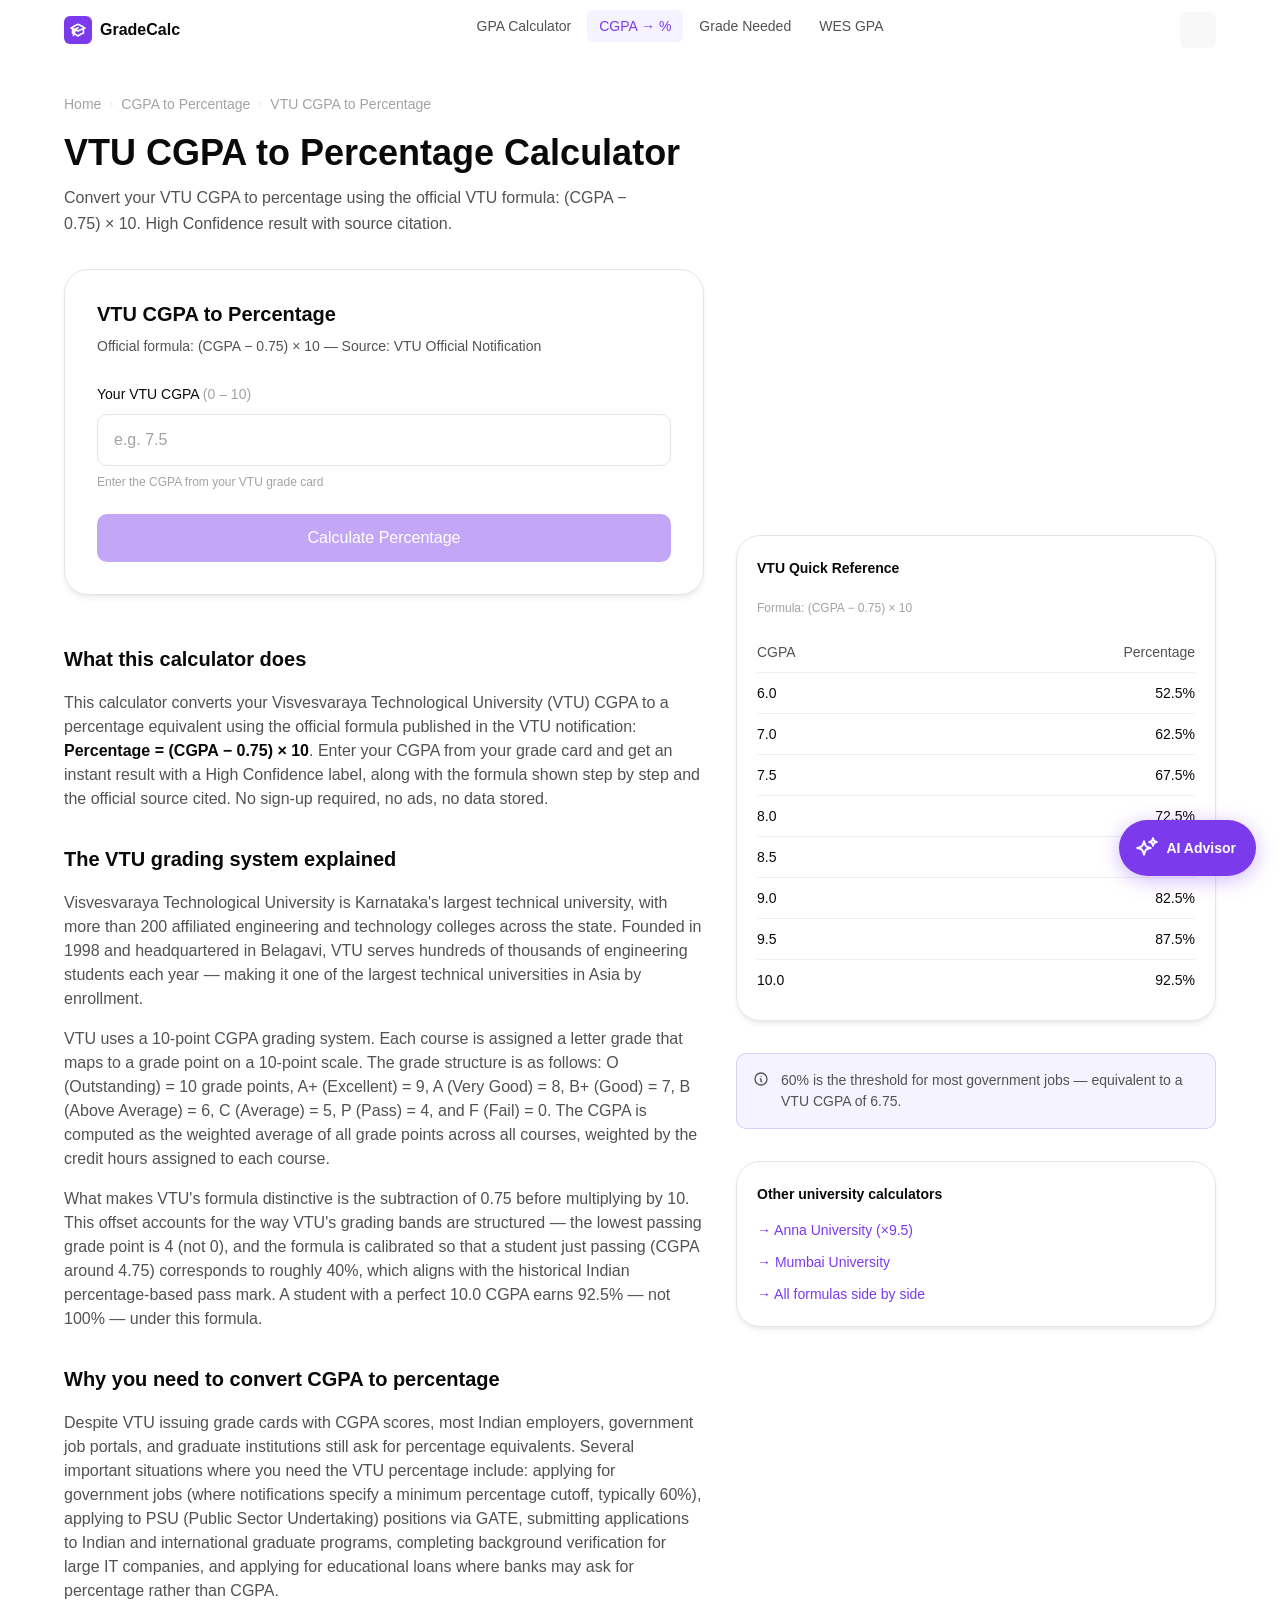
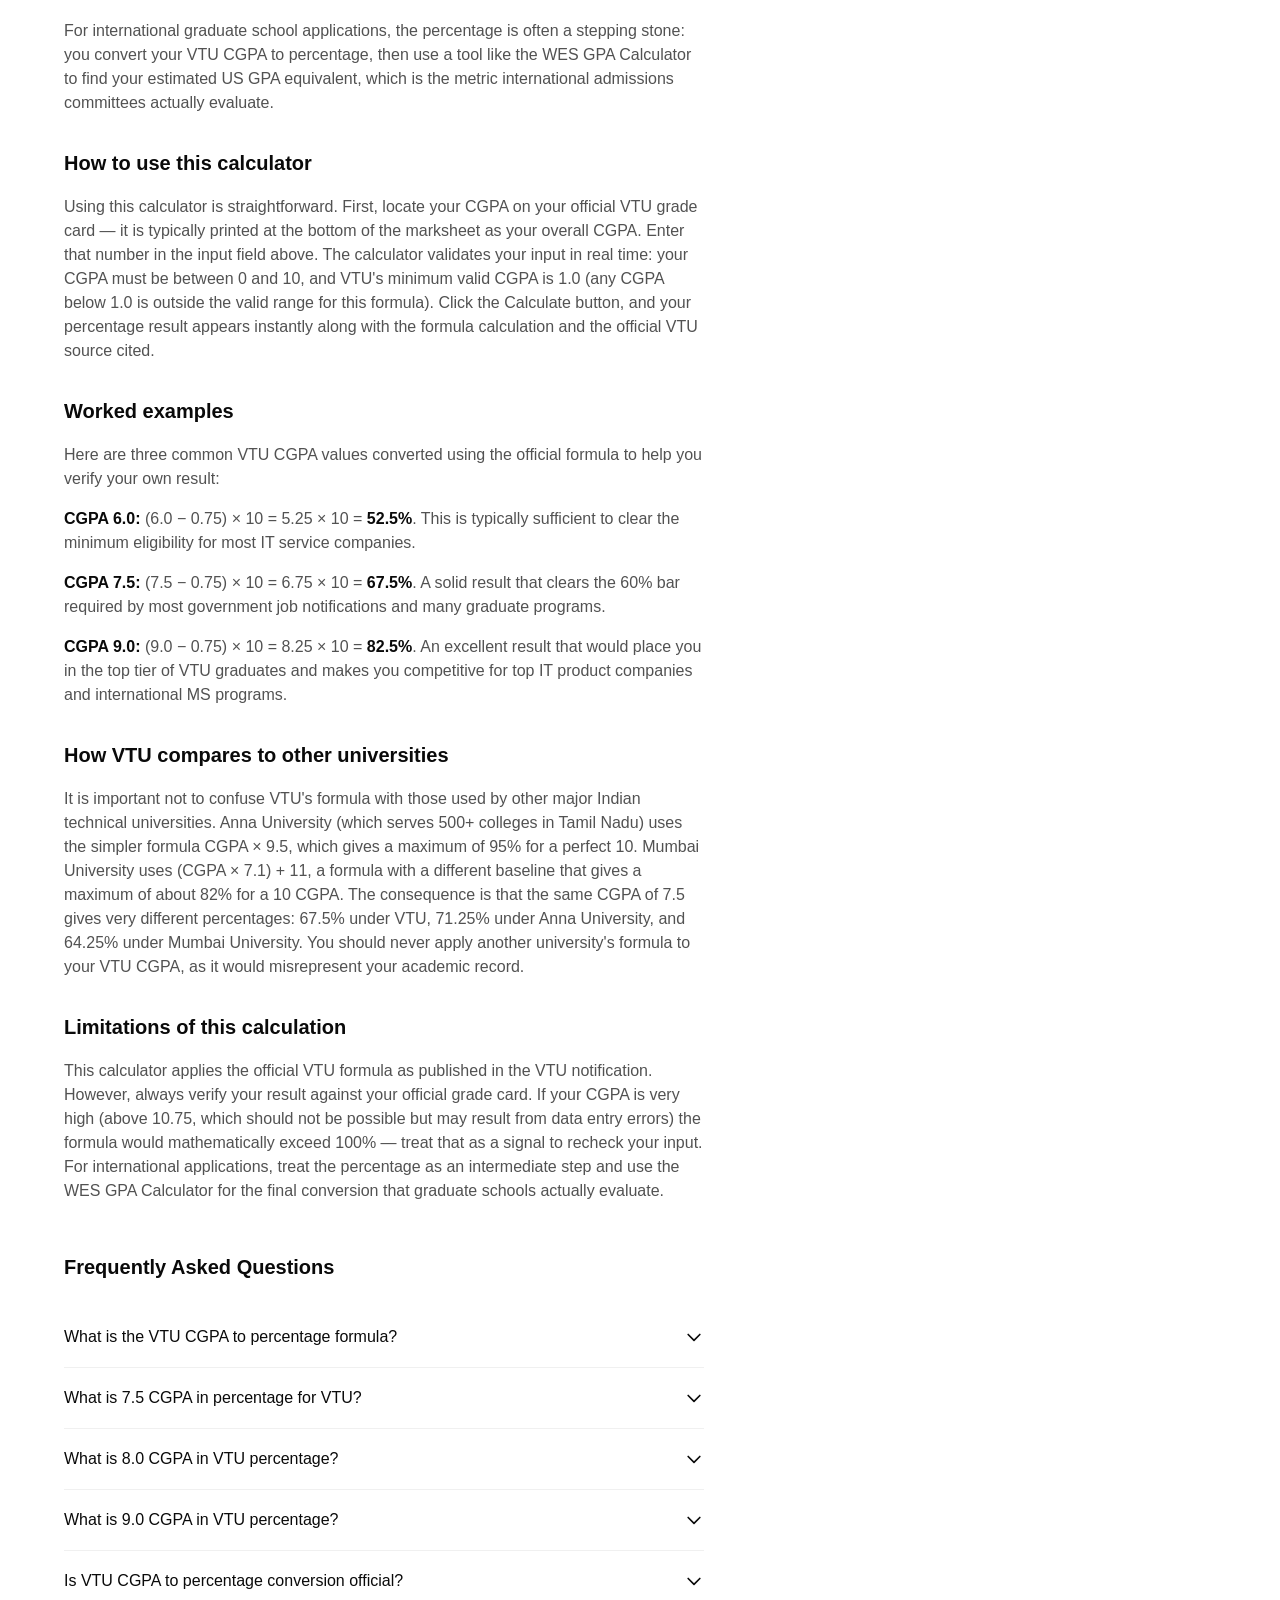
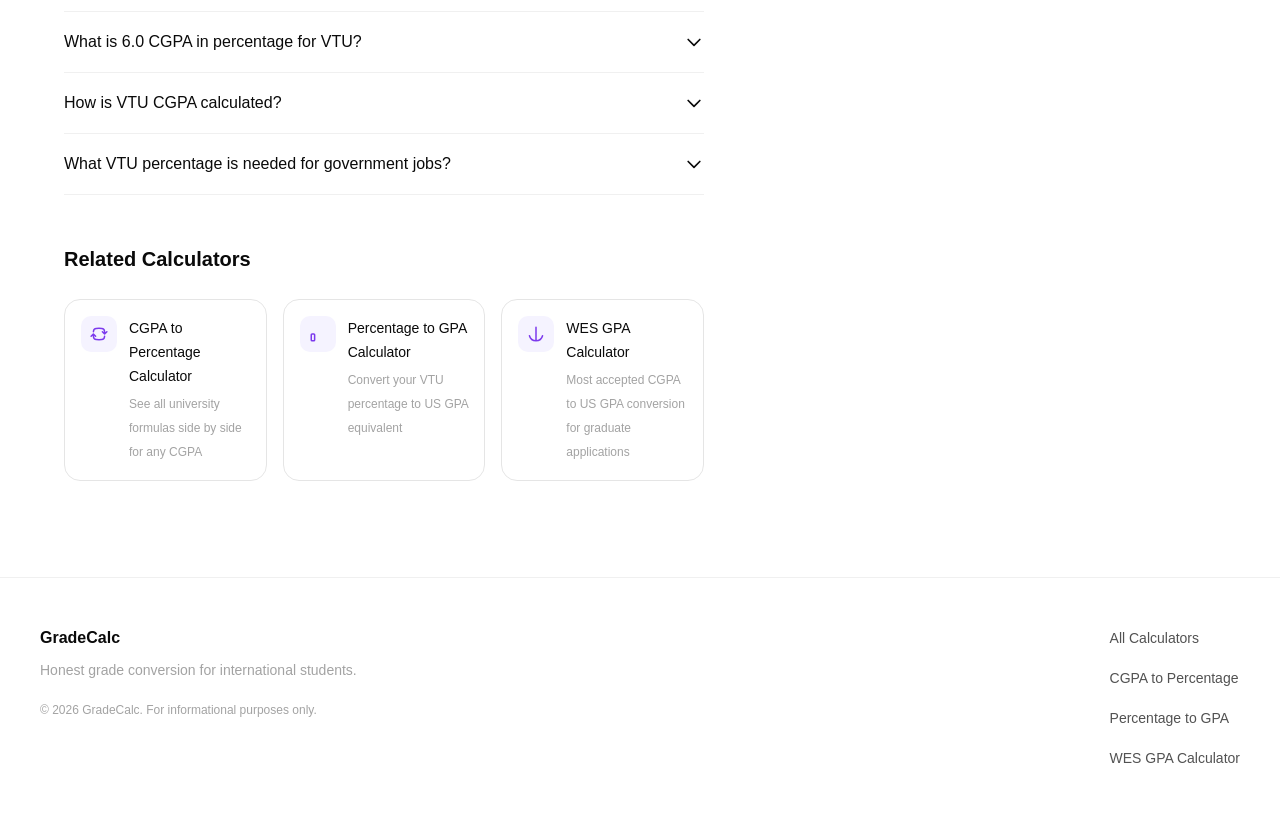
<file: cgpa-to-percentage-vtu.html>
<!DOCTYPE html>
<html lang="en" data-page="cgpa-to-percentage-vtu">
<head>
  <meta charset="UTF-8">
    <meta name="google-site-verification" content="CssxPSFBASkIHlADn5yYjrQ2UAVMNCqcTbz76W9akkU" />
    <meta name="msvalidate.01" content="DDA20E6E8FFF1E38FF1DE0ED6A67CBF7" />
  <meta name="viewport" content="width=device-width, initial-scale=1.0">
  <title>VTU CGPA to Percentage Calculator — Official Formula 2024</title>
  <meta name="description" content="Convert VTU CGPA to percentage using the official VTU formula: (CGPA − 0.75) × 10. High Confidence result with source citation. Instant, free, no sign-up.">
  <link rel="canonical" href="https://gradecalc-phi.vercel.app/cgpa-to-percentage-vtu.html">
  <meta property="og:type" content="website">
  <meta property="og:url" content="https://gradecalc-phi.vercel.app/cgpa-to-percentage-vtu.html">
  <meta property="og:title" content="VTU CGPA to Percentage Calculator — Official Formula 2024">
  <meta property="og:description" content="Convert VTU CGPA to percentage using the official VTU formula: (CGPA − 0.75) × 10. High Confidence result with source citation. Instant, free, no sign-up.">
  <meta name="twitter:card" content="summary">
  <meta name="twitter:title" content="VTU CGPA to Percentage Calculator">
  <meta name="twitter:description" content="Official VTU formula (CGPA − 0.75) × 10. High Confidence result with source citation.">

  <script type="application/ld+json">
  {"@context":"https://schema.org","@type":"BreadcrumbList","itemListElement":[{"@type":"ListItem","position":1,"name":"Home","item":"https://gradecalc-phi.vercel.app/"},{"@type":"ListItem","position":2,"name":"CGPA to Percentage","item":"https://gradecalc-phi.vercel.app/cgpa-to-percentage.html"},{"@type":"ListItem","position":3,"name":"VTU CGPA to Percentage","item":"https://gradecalc-phi.vercel.app/cgpa-to-percentage-vtu.html"}]}</script>

  <script type="application/ld+json">
  {"@context":"https://schema.org","@type":"WebApplication","name":"VTU CGPA to Percentage Calculator","description":"Convert VTU CGPA to percentage using the official VTU formula: (CGPA − 0.75) × 10. High Confidence result with source citation.","url":"https://gradecalc-phi.vercel.app/cgpa-to-percentage-vtu.html","applicationCategory":"EducationApplication","operatingSystem":"Web Browser","offers":{"@type":"Offer","price":"0","priceCurrency":"USD"}}</script>

  <script type="application/ld+json">
  {"@context":"https://schema.org","@type":"FAQPage","mainEntity":[{"@type":"Question","name":"What is the VTU CGPA to percentage formula?","acceptedAnswer":{"@type":"Answer","text":"The official VTU formula is: Percentage = (CGPA − 0.75) × 10. This formula is published in an official VTU notification and is the only formula recognized by Visvesvaraya Technological University for converting CGPA to percentage. For example, a CGPA of 8.0 gives (8.0 − 0.75) × 10 = 72.5%."}},{"@type":"Question","name":"What is 7.5 CGPA in percentage for VTU?","acceptedAnswer":{"@type":"Answer","text":"7.5 CGPA converts to (7.5 − 0.75) × 10 = 67.5% under the official VTU formula. This is a High Confidence result based on the official VTU notification."}},{"@type":"Question","name":"What is 8.0 CGPA in VTU percentage?","acceptedAnswer":{"@type":"Answer","text":"8.0 CGPA converts to (8.0 − 0.75) × 10 = 72.5% under the official VTU formula."}},{"@type":"Question","name":"What is 9.0 CGPA in VTU percentage?","acceptedAnswer":{"@type":"Answer","text":"9.0 CGPA converts to (9.0 − 0.75) × 10 = 82.5% under the official VTU formula."}},{"@type":"Question","name":"Is VTU CGPA to percentage conversion official?","acceptedAnswer":{"@type":"Answer","text":"Yes. The formula (CGPA − 0.75) × 10 is published in an official VTU notification and is the recognized method for converting CGPA to percentage equivalent for Visvesvaraya Technological University affiliated colleges. Students should cite this notification when submitting conversions to employers or institutions."}},{"@type":"Question","name":"What is 6.0 CGPA in percentage for VTU?","acceptedAnswer":{"@type":"Answer","text":"6.0 CGPA converts to (6.0 − 0.75) × 10 = 52.5% under the official VTU formula."}},{"@type":"Question","name":"How is VTU CGPA calculated?","acceptedAnswer":{"@type":"Answer","text":"VTU CGPA is the weighted average of all grade points earned across all courses in the programme. Each course is assigned a grade (O, A+, A, B+, B, C, P, F) corresponding to grade points (10, 9, 8, 7, 6, 5, 4, 0). The CGPA is calculated as the sum of (grade point × credit hours) for all courses divided by the total credit hours."}},{"@type":"Question","name":"What VTU percentage is needed for government jobs?","acceptedAnswer":{"@type":"Answer","text":"Most Indian government job notifications require a minimum of 60% for engineering graduates. Under the VTU formula, 60% corresponds to a CGPA of approximately 6.75 (since (6.75 − 0.75) × 10 = 60%). Students with a VTU CGPA of 6.75 or above typically meet the 60% government job requirement."}}]}</script>

  <link rel="stylesheet" href="/css/tokens.css">
  <link rel="stylesheet" href="/css/base.css">
  <link rel="stylesheet" href="/css/components.css">
  <link rel="stylesheet" href="/css/layout.css">
  <link rel="stylesheet" href="/css/animations.css">
</head>
<body class="page-fade-in">
  <a href="#main" class="skip-link">Skip to main content</a>

  <nav class="navbar" id="navbar">
    <div class="navbar__inner">
      <a href="/" class="navbar__logo"><div class="navbar__logo-icon" aria-hidden="true"><svg xmlns="http://www.w3.org/2000/svg" width="16" height="16" fill="none" viewBox="0 0 24 24" stroke="currentColor" stroke-width="2.5"><path stroke-linecap="round" stroke-linejoin="round" d="M4.26 10.147a60.436 60.436 0 00-.491 6.347A48.627 48.627 0 0112 20.904a48.627 48.627 0 018.232-4.41 60.46 60.46 0 00-.491-6.347m-15.482 0a50.57 50.57 0 00-2.658-.813A59.905 59.905 0 0112 3.493a59.902 59.902 0 0110.399 5.84c-.896.248-1.783.52-2.658.814m-15.482 0A50.697 50.697 0 0112 13.489a50.702 50.702 0 017.74-3.342M6.75 15a.75.75 0 100-1.5.75.75 0 000 1.5zm0 0v-3.675A55.378 55.378 0 0112 8.443m-7.007 11.55A5.981 5.981 0 006.75 15.75v-1.5"/></svg></div>GradeCalc</a>
      <ul class="navbar__links" role="list">
        <li><a href="/gpa-calculator.html" class="navbar__link">GPA Calculator</a></li>
        <li><a href="/cgpa-to-percentage.html" class="navbar__link navbar__link--active">CGPA → %</a></li>
        <li><a href="/grade-needed-calculator.html" class="navbar__link">Grade Needed</a></li>
        <li><a href="/wes-gpa-calculator.html" class="navbar__link">WES GPA</a></li>
      </ul>
      <div class="navbar__actions">
        <button class="theme-toggle" data-action="toggle-theme" aria-label="Toggle dark mode"><span data-theme-icon aria-hidden="true"></span></button>
        <button class="nav-hamburger" id="nav-hamburger" aria-label="Open menu" aria-expanded="false"><svg xmlns="http://www.w3.org/2000/svg" width="20" height="20" fill="none" viewBox="0 0 24 24" stroke="currentColor" stroke-width="2"><path stroke-linecap="round" stroke-linejoin="round" d="M3.75 6.75h16.5M3.75 12h16.5m-16.5 5.25h16.5"/></svg></button>
      </div>
    </div>
  </nav>
  <div class="nav-overlay" id="nav-overlay" aria-hidden="true"></div>
  <nav class="nav-drawer" id="nav-drawer" aria-label="Mobile navigation">
    <button class="nav-drawer__close" id="nav-close" aria-label="Close menu"><svg xmlns="http://www.w3.org/2000/svg" width="20" height="20" fill="none" viewBox="0 0 24 24" stroke="currentColor" stroke-width="2"><path stroke-linecap="round" stroke-linejoin="round" d="M6 18L18 6M6 6l12 12"/></svg></button>
    <a href="/" class="nav-drawer__link">Home</a>
    <a href="/gpa-calculator.html" class="nav-drawer__link">GPA Calculator</a>
    <a href="/cgpa-to-percentage.html" class="nav-drawer__link">CGPA to Percentage</a>
    <a href="/percentage-to-gpa.html" class="nav-drawer__link">Percentage to GPA</a>
    <a href="/wes-gpa-calculator.html" class="nav-drawer__link">WES GPA Calculator</a>
    <a href="/cgpa-to-percentage-vtu.html" class="nav-drawer__link">VTU Calculator</a>
    <a href="/cgpa-to-percentage-anna-university.html" class="nav-drawer__link">Anna University</a>
    <a href="/cgpa-to-percentage-mumbai-university.html" class="nav-drawer__link">Mumbai University</a>
  </nav>

  <main id="main" class="page-main">
    <div class="page-header">
      <nav class="page-header__breadcrumb" aria-label="Breadcrumb">
        <a href="/">Home</a>
        <span class="page-header__breadcrumb__sep" aria-hidden="true">›</span>
        <a href="/cgpa-to-percentage.html">CGPA to Percentage</a>
        <span class="page-header__breadcrumb__sep" aria-hidden="true">›</span>
        <span aria-current="page">VTU CGPA to Percentage</span>
      </nav>
      <h1 class="page-header__title">VTU CGPA to Percentage Calculator</h1>
      <p class="page-header__desc">Convert your VTU CGPA to percentage using the official VTU formula: (CGPA − 0.75) × 10. High Confidence result with source citation.</p>
    </div>

    <div class="calc-layout">
      <!-- Left: Calculator + Content -->
      <div class="calc-layout__main">
        <div class="calc-card">
          <div class="calc-card__header">
            <div class="calc-card__title">VTU CGPA to Percentage</div>
            <div class="calc-card__subtitle">Official formula: (CGPA − 0.75) × 10 — Source: VTU Official Notification</div>
          </div>

          <div class="field" id="field-cgpa">
            <label class="field__label" for="input-cgpa">Your VTU CGPA <span style="color:var(--color-text-tertiary);font-weight:400;">(0 – 10)</span></label>
            <input type="number" id="input-cgpa" class="input" placeholder="e.g. 7.5" min="0" max="10" step="0.01" inputmode="decimal" autocomplete="off">
            <div class="field__hint">Enter the CGPA from your VTU grade card</div>
            <div class="field__error" role="alert"></div>
          </div>

          <button class="btn btn--primary btn--full" id="btn-calculate" disabled>Calculate Percentage</button>

          <div class="result-box result-box--hidden" id="result-box" aria-live="polite" style="margin-top:var(--space-5);"></div>
        </div>

        <!-- SEO Content -->
        <div class="content-section">
          <div class="prose">
            <h2>What this calculator does</h2>
            <p>This calculator converts your Visvesvaraya Technological University (VTU) CGPA to a percentage equivalent using the official formula published in the VTU notification: <strong>Percentage = (CGPA − 0.75) × 10</strong>. Enter your CGPA from your grade card and get an instant result with a High Confidence label, along with the formula shown step by step and the official source cited. No sign-up required, no ads, no data stored.</p>

            <h2>The VTU grading system explained</h2>
            <p>Visvesvaraya Technological University is Karnataka's largest technical university, with more than 200 affiliated engineering and technology colleges across the state. Founded in 1998 and headquartered in Belagavi, VTU serves hundreds of thousands of engineering students each year — making it one of the largest technical universities in Asia by enrollment.</p>
            <p>VTU uses a 10-point CGPA grading system. Each course is assigned a letter grade that maps to a grade point on a 10-point scale. The grade structure is as follows: O (Outstanding) = 10 grade points, A+ (Excellent) = 9, A (Very Good) = 8, B+ (Good) = 7, B (Above Average) = 6, C (Average) = 5, P (Pass) = 4, and F (Fail) = 0. The CGPA is computed as the weighted average of all grade points across all courses, weighted by the credit hours assigned to each course.</p>
            <p>What makes VTU's formula distinctive is the subtraction of 0.75 before multiplying by 10. This offset accounts for the way VTU's grading bands are structured — the lowest passing grade point is 4 (not 0), and the formula is calibrated so that a student just passing (CGPA around 4.75) corresponds to roughly 40%, which aligns with the historical Indian percentage-based pass mark. A student with a perfect 10.0 CGPA earns 92.5% — not 100% — under this formula.</p>

            <h2>Why you need to convert CGPA to percentage</h2>
            <p>Despite VTU issuing grade cards with CGPA scores, most Indian employers, government job portals, and graduate institutions still ask for percentage equivalents. Several important situations where you need the VTU percentage include: applying for government jobs (where notifications specify a minimum percentage cutoff, typically 60%), applying to PSU (Public Sector Undertaking) positions via GATE, submitting applications to Indian and international graduate programs, completing background verification for large IT companies, and applying for educational loans where banks may ask for percentage rather than CGPA.</p>
            <p>For international graduate school applications, the percentage is often a stepping stone: you convert your VTU CGPA to percentage, then use a tool like the WES GPA Calculator to find your estimated US GPA equivalent, which is the metric international admissions committees actually evaluate.</p>

            <h2>How to use this calculator</h2>
            <p>Using this calculator is straightforward. First, locate your CGPA on your official VTU grade card — it is typically printed at the bottom of the marksheet as your overall CGPA. Enter that number in the input field above. The calculator validates your input in real time: your CGPA must be between 0 and 10, and VTU's minimum valid CGPA is 1.0 (any CGPA below 1.0 is outside the valid range for this formula). Click the Calculate button, and your percentage result appears instantly along with the formula calculation and the official VTU source cited.</p>

            <h2>Worked examples</h2>
            <p>Here are three common VTU CGPA values converted using the official formula to help you verify your own result:</p>
            <p><strong>CGPA 6.0:</strong> (6.0 − 0.75) × 10 = 5.25 × 10 = <strong>52.5%</strong>. This is typically sufficient to clear the minimum eligibility for most IT service companies.</p>
            <p><strong>CGPA 7.5:</strong> (7.5 − 0.75) × 10 = 6.75 × 10 = <strong>67.5%</strong>. A solid result that clears the 60% bar required by most government job notifications and many graduate programs.</p>
            <p><strong>CGPA 9.0:</strong> (9.0 − 0.75) × 10 = 8.25 × 10 = <strong>82.5%</strong>. An excellent result that would place you in the top tier of VTU graduates and makes you competitive for top IT product companies and international MS programs.</p>

            <h2>How VTU compares to other universities</h2>
            <p>It is important not to confuse VTU's formula with those used by other major Indian technical universities. Anna University (which serves 500+ colleges in Tamil Nadu) uses the simpler formula CGPA × 9.5, which gives a maximum of 95% for a perfect 10. Mumbai University uses (CGPA × 7.1) + 11, a formula with a different baseline that gives a maximum of about 82% for a 10 CGPA. The consequence is that the same CGPA of 7.5 gives very different percentages: 67.5% under VTU, 71.25% under Anna University, and 64.25% under Mumbai University. You should never apply another university's formula to your VTU CGPA, as it would misrepresent your academic record.</p>

            <h2>Limitations of this calculation</h2>
            <p>This calculator applies the official VTU formula as published in the VTU notification. However, always verify your result against your official grade card. If your CGPA is very high (above 10.75, which should not be possible but may result from data entry errors) the formula would mathematically exceed 100% — treat that as a signal to recheck your input. For international applications, treat the percentage as an intermediate step and use the WES GPA Calculator for the final conversion that graduate schools actually evaluate.</p>
          </div>

          <!-- FAQ -->
          <div class="faq-section" id="faq">
            <h2 class="section-title" style="margin-top:var(--space-12);">Frequently Asked Questions</h2>

            <div class="faq-item">
              <button class="faq-question" aria-expanded="false">
                What is the VTU CGPA to percentage formula?
                <svg class="faq-question__chevron" xmlns="http://www.w3.org/2000/svg" width="20" height="20" fill="none" viewBox="0 0 24 24" stroke="currentColor" stroke-width="2"><path stroke-linecap="round" stroke-linejoin="round" d="M19 9l-7 7-7-7"/></svg>
              </button>
              <div class="faq-answer"><div class="faq-answer__content">The official VTU formula is: Percentage = (CGPA − 0.75) × 10. This is published in an official VTU notification and is the only formula recognized by Visvesvaraya Technological University. For example, a CGPA of 8.0 gives (8.0 − 0.75) × 10 = 72.5%.</div></div>
            </div>

            <div class="faq-item">
              <button class="faq-question" aria-expanded="false">
                What is 7.5 CGPA in percentage for VTU?
                <svg class="faq-question__chevron" xmlns="http://www.w3.org/2000/svg" width="20" height="20" fill="none" viewBox="0 0 24 24" stroke="currentColor" stroke-width="2"><path stroke-linecap="round" stroke-linejoin="round" d="M19 9l-7 7-7-7"/></svg>
              </button>
              <div class="faq-answer"><div class="faq-answer__content">7.5 CGPA converts to (7.5 − 0.75) × 10 = 67.5% under the official VTU formula. This is a High Confidence result based on the official VTU notification.</div></div>
            </div>

            <div class="faq-item">
              <button class="faq-question" aria-expanded="false">
                What is 8.0 CGPA in VTU percentage?
                <svg class="faq-question__chevron" xmlns="http://www.w3.org/2000/svg" width="20" height="20" fill="none" viewBox="0 0 24 24" stroke="currentColor" stroke-width="2"><path stroke-linecap="round" stroke-linejoin="round" d="M19 9l-7 7-7-7"/></svg>
              </button>
              <div class="faq-answer"><div class="faq-answer__content">8.0 CGPA converts to (8.0 − 0.75) × 10 = 72.5% under the official VTU formula. A CGPA of 8.0 is considered a good academic standing in VTU and is sufficient for most graduate school and job applications.</div></div>
            </div>

            <div class="faq-item">
              <button class="faq-question" aria-expanded="false">
                What is 9.0 CGPA in VTU percentage?
                <svg class="faq-question__chevron" xmlns="http://www.w3.org/2000/svg" width="20" height="20" fill="none" viewBox="0 0 24 24" stroke="currentColor" stroke-width="2"><path stroke-linecap="round" stroke-linejoin="round" d="M19 9l-7 7-7-7"/></svg>
              </button>
              <div class="faq-answer"><div class="faq-answer__content">9.0 CGPA converts to (9.0 − 0.75) × 10 = 82.5% under the official VTU formula. This is an excellent result that places you in the top tier of VTU graduates.</div></div>
            </div>

            <div class="faq-item">
              <button class="faq-question" aria-expanded="false">
                Is VTU CGPA to percentage conversion official?
                <svg class="faq-question__chevron" xmlns="http://www.w3.org/2000/svg" width="20" height="20" fill="none" viewBox="0 0 24 24" stroke="currentColor" stroke-width="2"><path stroke-linecap="round" stroke-linejoin="round" d="M19 9l-7 7-7-7"/></svg>
              </button>
              <div class="faq-answer"><div class="faq-answer__content">Yes. The formula (CGPA − 0.75) × 10 is published in an official VTU notification and is recognized for all VTU affiliated colleges. When submitting percentage equivalents to employers or institutions, students can cite the VTU notification as the source of the conversion formula.</div></div>
            </div>

            <div class="faq-item">
              <button class="faq-question" aria-expanded="false">
                What is 6.0 CGPA in percentage for VTU?
                <svg class="faq-question__chevron" xmlns="http://www.w3.org/2000/svg" width="20" height="20" fill="none" viewBox="0 0 24 24" stroke="currentColor" stroke-width="2"><path stroke-linecap="round" stroke-linejoin="round" d="M19 9l-7 7-7-7"/></svg>
              </button>
              <div class="faq-answer"><div class="faq-answer__content">6.0 CGPA converts to (6.0 − 0.75) × 10 = 52.5% under the official VTU formula. This clears the minimum 50% threshold for most IT service company applications, though government jobs and PSU positions typically require 60%.</div></div>
            </div>

            <div class="faq-item">
              <button class="faq-question" aria-expanded="false">
                How is VTU CGPA calculated?
                <svg class="faq-question__chevron" xmlns="http://www.w3.org/2000/svg" width="20" height="20" fill="none" viewBox="0 0 24 24" stroke="currentColor" stroke-width="2"><path stroke-linecap="round" stroke-linejoin="round" d="M19 9l-7 7-7-7"/></svg>
              </button>
              <div class="faq-answer"><div class="faq-answer__content">VTU CGPA is the weighted average of all grade points earned across all courses in the programme. Each course is graded on the VTU scale (O=10, A+=9, A=8, B+=7, B=6, C=5, P=4, F=0) and weighted by the credit hours assigned to that course. CGPA = Sum of (Grade Point × Credits) / Total Credits across all semesters.</div></div>
            </div>

            <div class="faq-item">
              <button class="faq-question" aria-expanded="false">
                What VTU percentage is needed for government jobs?
                <svg class="faq-question__chevron" xmlns="http://www.w3.org/2000/svg" width="20" height="20" fill="none" viewBox="0 0 24 24" stroke="currentColor" stroke-width="2"><path stroke-linecap="round" stroke-linejoin="round" d="M19 9l-7 7-7-7"/></svg>
              </button>
              <div class="faq-answer"><div class="faq-answer__content">Most Indian government job notifications require a minimum of 60% for engineering graduates. Under the VTU formula, 60% corresponds to a CGPA of approximately 6.75 — since (6.75 − 0.75) × 10 = 60%. Students with a VTU CGPA of 6.75 or above typically meet this requirement.</div></div>
            </div>
          </div>

          <!-- Related Calculators -->
          <div class="related-section">
            <h2 class="section-title">Related Calculators</h2>
            <div class="related-grid">
              <a href="/cgpa-to-percentage.html" class="related-card">
                <div class="related-card__icon"><svg xmlns="http://www.w3.org/2000/svg" width="18" height="18" fill="none" viewBox="0 0 24 24" stroke="currentColor" stroke-width="2"><path stroke-linecap="round" stroke-linejoin="round" d="M19.5 12c0-1.232-.046-2.453-.138-3.662a4.006 4.006 0 00-3.7-3.7 48.678 48.678 0 00-7.324 0 4.006 4.006 0 00-3.7 3.7c-.017.22-.032.441-.046.662M19.5 12l3-3m-3 3l-3-3m-12 3c0 1.232.046 2.453.138 3.662a4.006 4.006 0 003.7 3.7 48.656 48.656 0 007.324 0 4.006 4.006 0 003.7-3.7c.017-.22.032-.441.046-.662M4.5 12l3 3m-3-3l-3 3"/></svg></div>
                <div><div class="related-card__title">CGPA to Percentage Calculator</div><div class="related-card__desc">See all university formulas side by side for any CGPA</div></div>
              </a>
              <a href="/percentage-to-gpa.html" class="related-card">
                <div class="related-card__icon"><svg xmlns="http://www.w3.org/2000/svg" width="18" height="18" fill="none" viewBox="0 0 24 24" stroke="currentColor" stroke-width="2"><path stroke-linecap="round" stroke-linejoin="round" d="M3 13.125C3 12.504 3.504 12 4.125 12h2.25c.621 0 1.125.504 1.125 1.125v6.75C7.5 20.496 6.996 21 6.375 21h-2.25A1.125 1.125 0 013 19.875v-6.75z"/></svg></div>
                <div><div class="related-card__title">Percentage to GPA Calculator</div><div class="related-card__desc">Convert your VTU percentage to US GPA equivalent</div></div>
              </a>
              <a href="/wes-gpa-calculator.html" class="related-card">
                <div class="related-card__icon"><svg xmlns="http://www.w3.org/2000/svg" width="18" height="18" fill="none" viewBox="0 0 24 24" stroke="currentColor" stroke-width="2"><path stroke-linecap="round" stroke-linejoin="round" d="M12 21a9.004 9.004 0 008.716-6.747M12 21a9.004 9.004 0 01-8.716-6.747M12 3v18"/></svg></div>
                <div><div class="related-card__title">WES GPA Calculator</div><div class="related-card__desc">Most accepted CGPA to US GPA conversion for graduate applications</div></div>
              </a>
            </div>
          </div>
        </div>
      </div><!-- /.calc-layout__main -->

      <!-- Right: Sidebar -->
      <aside class="calc-layout__sidebar" aria-label="VTU CGPA reference">
        <div class="ad-slot ad-slot--sidebar" data-position="sidebar" aria-hidden="true"></div>

        <div class="calc-card" style="padding:var(--space-5);">
          <div style="font-size:var(--text-sm);font-weight:var(--font-weight-semibold);margin-bottom:var(--space-4);">VTU Quick Reference</div>
          <div style="font-size:var(--text-xs);color:var(--color-text-tertiary);margin-bottom:var(--space-3);">Formula: (CGPA − 0.75) × 10</div>
          <table style="width:100%;border-collapse:collapse;font-size:var(--text-sm);">
            <thead>
              <tr style="border-bottom:1px solid var(--color-border-subtle);">
                <th style="text-align:left;padding:var(--space-2) 0;color:var(--color-text-secondary);font-weight:var(--font-weight-medium);">CGPA</th>
                <th style="text-align:right;padding:var(--space-2) 0;color:var(--color-text-secondary);font-weight:var(--font-weight-medium);">Percentage</th>
              </tr>
            </thead>
            <tbody>
              <tr style="border-bottom:1px solid var(--color-border-subtle);"><td style="padding:var(--space-2) 0;">6.0</td><td style="text-align:right;padding:var(--space-2) 0;">52.5%</td></tr>
              <tr style="border-bottom:1px solid var(--color-border-subtle);"><td style="padding:var(--space-2) 0;">7.0</td><td style="text-align:right;padding:var(--space-2) 0;">62.5%</td></tr>
              <tr style="border-bottom:1px solid var(--color-border-subtle);"><td style="padding:var(--space-2) 0;">7.5</td><td style="text-align:right;padding:var(--space-2) 0;">67.5%</td></tr>
              <tr style="border-bottom:1px solid var(--color-border-subtle);"><td style="padding:var(--space-2) 0;">8.0</td><td style="text-align:right;padding:var(--space-2) 0;">72.5%</td></tr>
              <tr style="border-bottom:1px solid var(--color-border-subtle);"><td style="padding:var(--space-2) 0;">8.5</td><td style="text-align:right;padding:var(--space-2) 0;">77.5%</td></tr>
              <tr style="border-bottom:1px solid var(--color-border-subtle);"><td style="padding:var(--space-2) 0;">9.0</td><td style="text-align:right;padding:var(--space-2) 0;">82.5%</td></tr>
              <tr style="border-bottom:1px solid var(--color-border-subtle);"><td style="padding:var(--space-2) 0;">9.5</td><td style="text-align:right;padding:var(--space-2) 0;">87.5%</td></tr>
              <tr><td style="padding:var(--space-2) 0;">10.0</td><td style="text-align:right;padding:var(--space-2) 0;">92.5%</td></tr>
            </tbody>
          </table>
        </div>

        <div class="callout callout--info" style="margin-top:var(--space-4);">
          <svg xmlns="http://www.w3.org/2000/svg" class="callout__icon" width="16" height="16" fill="none" viewBox="0 0 24 24" stroke="currentColor" stroke-width="2"><path stroke-linecap="round" stroke-linejoin="round" d="M13 16h-1v-4h-1m1-4h.01M21 12a9 9 0 11-18 0 9 9 0 0118 0z"/></svg>
          <span>60% is the threshold for most government jobs — equivalent to a VTU CGPA of 6.75.</span>
        </div>

        <div class="calc-card" style="padding:var(--space-5);margin-top:var(--space-4);">
          <div style="font-size:var(--text-sm);font-weight:var(--font-weight-semibold);margin-bottom:var(--space-3);">Other university calculators</div>
          <div style="display:flex;flex-direction:column;gap:var(--space-2);">
            <a href="/cgpa-to-percentage-anna-university.html" style="font-size:var(--text-sm);color:var(--color-accent);">→ Anna University (×9.5)</a>
            <a href="/cgpa-to-percentage-mumbai-university.html" style="font-size:var(--text-sm);color:var(--color-accent);">→ Mumbai University</a>
            <a href="/cgpa-to-percentage.html" style="font-size:var(--text-sm);color:var(--color-accent);">→ All formulas side by side</a>
          </div>
        </div>
      </aside>
    </div>
  </main>

  <footer class="footer">
    <div class="footer__inner">
      <div><a href="/" class="footer__brand">GradeCalc</a><p class="footer__tagline">Honest grade conversion for international students.</p><p class="footer__copy">© 2026 GradeCalc. For informational purposes only.</p></div>
      <ul class="footer__links">
        <li><a href="/" class="footer__link">All Calculators</a></li>
        <li><a href="/cgpa-to-percentage.html" class="footer__link">CGPA to Percentage</a></li>
        <li><a href="/percentage-to-gpa.html" class="footer__link">Percentage to GPA</a></li>
        <li><a href="/wes-gpa-calculator.html" class="footer__link">WES GPA Calculator</a></li>
      </ul>
    </div>
  </footer>

  <script src="/js/analytics.js" defer></script>
  <script src="/js/calculators.js" defer></script>
  <script src="/js/validation.js" defer></script>
  <script src="/js/ui.js" defer></script>
  <script src="/js/ai-advisor.js" defer></script>
  <script defer>
  document.addEventListener('DOMContentLoaded', function () {
    const input   = document.getElementById('input-cgpa');
    const fieldEl = document.getElementById('field-cgpa');
    const btnEl   = document.getElementById('btn-calculate');
    const boxEl   = document.getElementById('result-box');

    if (!input || !fieldEl || !btnEl || !boxEl) return;

    function validate() {
      const vr = window.Validation.cgpa(input.value);
      window.Validation.applyToField(fieldEl, vr);
      btnEl.disabled = !vr.valid;
      return vr;
    }

    function calculate() {
      const vr = validate();
      if (!vr.valid) return;

      const cgpa = vr.value;
      const data = window.Calculators.cgpaToPercentageVTU(cgpa);
      window.ResultRenderer.render(boxEl, data);

      if (window.AiAdvisor) window.AiAdvisor.setInputData({ cgpa, university: 'VTU', calculator: 'cgpa_to_percentage_vtu' });
      if (window.Analytics) window.Analytics.calculatorUsed('cgpa_to_percentage_vtu');
    }

    const debouncedValidate = window.debounce(validate, 300);

    input.addEventListener('input', debouncedValidate);
    input.addEventListener('blur', validate);
    btnEl.addEventListener('click', calculate);

    // Allow Enter key to trigger calculation
    input.addEventListener('keydown', function (e) {
      if (e.key === 'Enter' && !btnEl.disabled) calculate();
    });
  });
  </script>
</body>
</html>
</file>
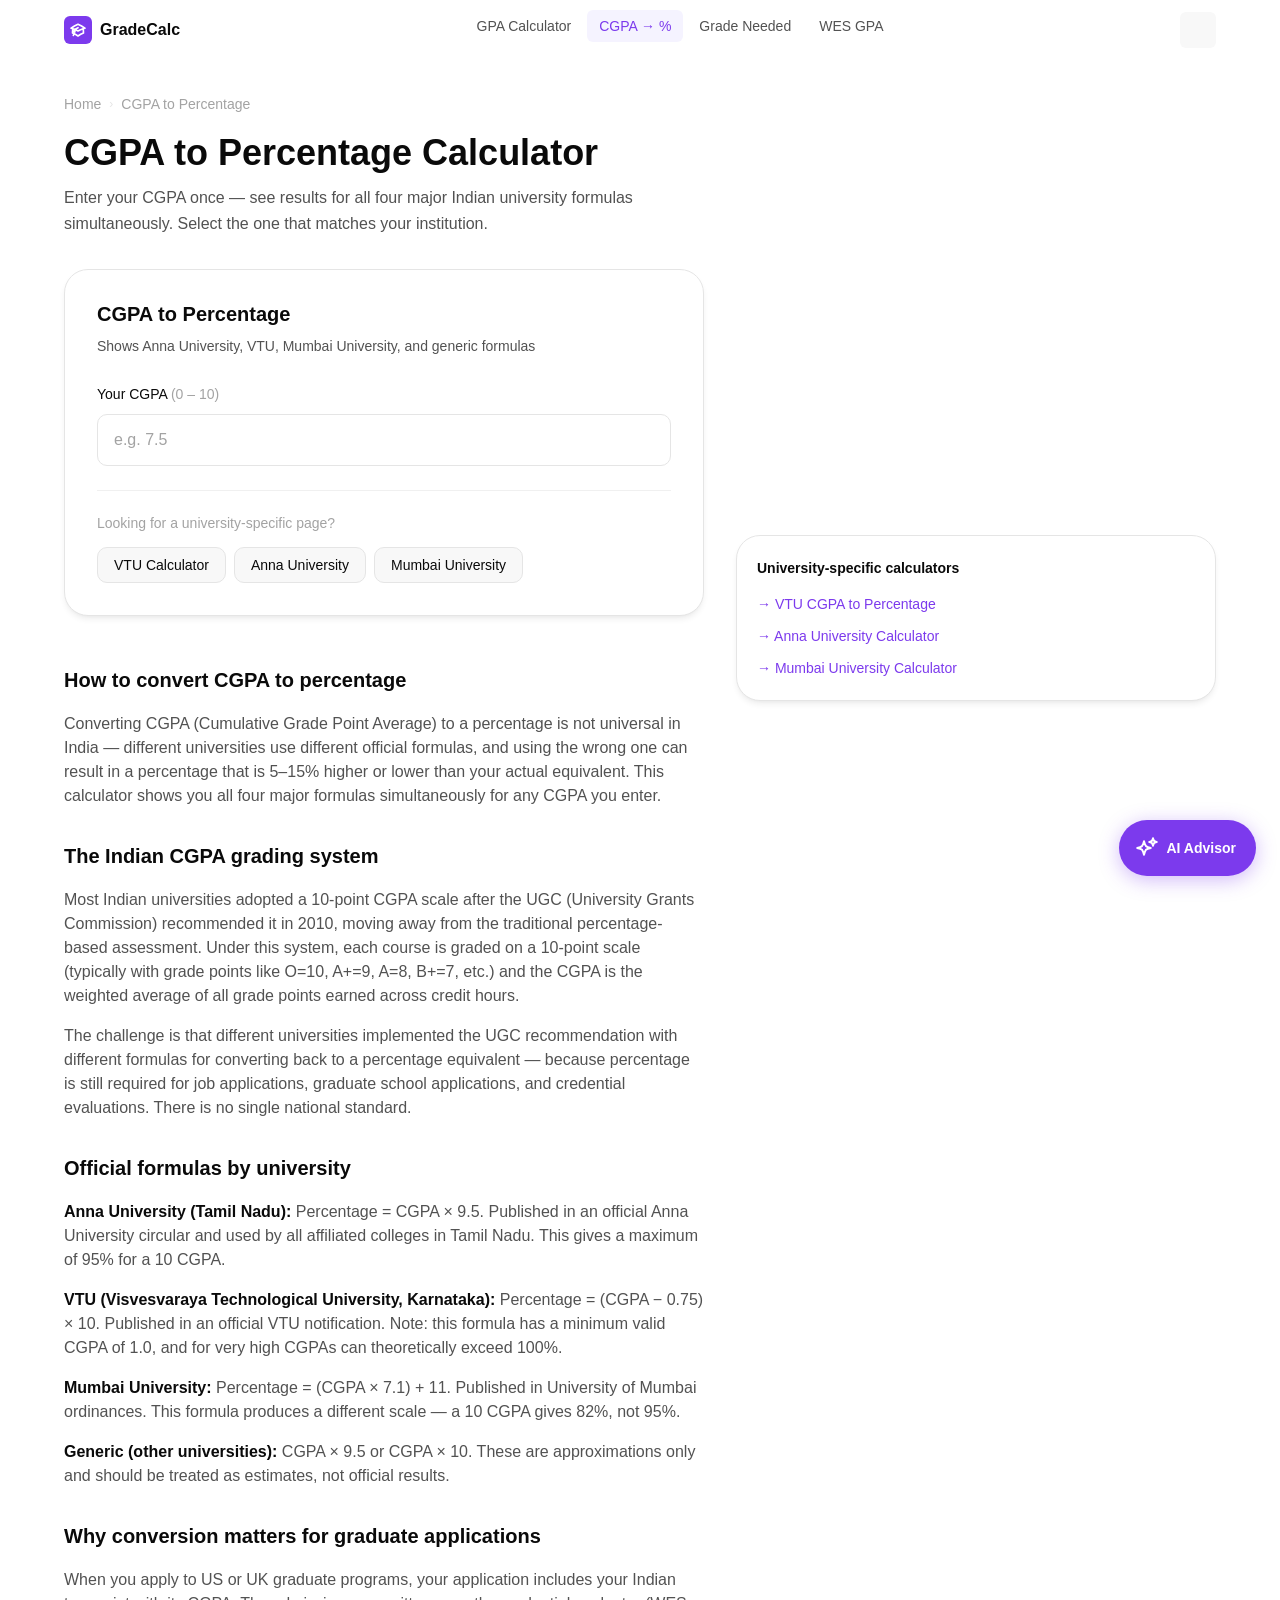
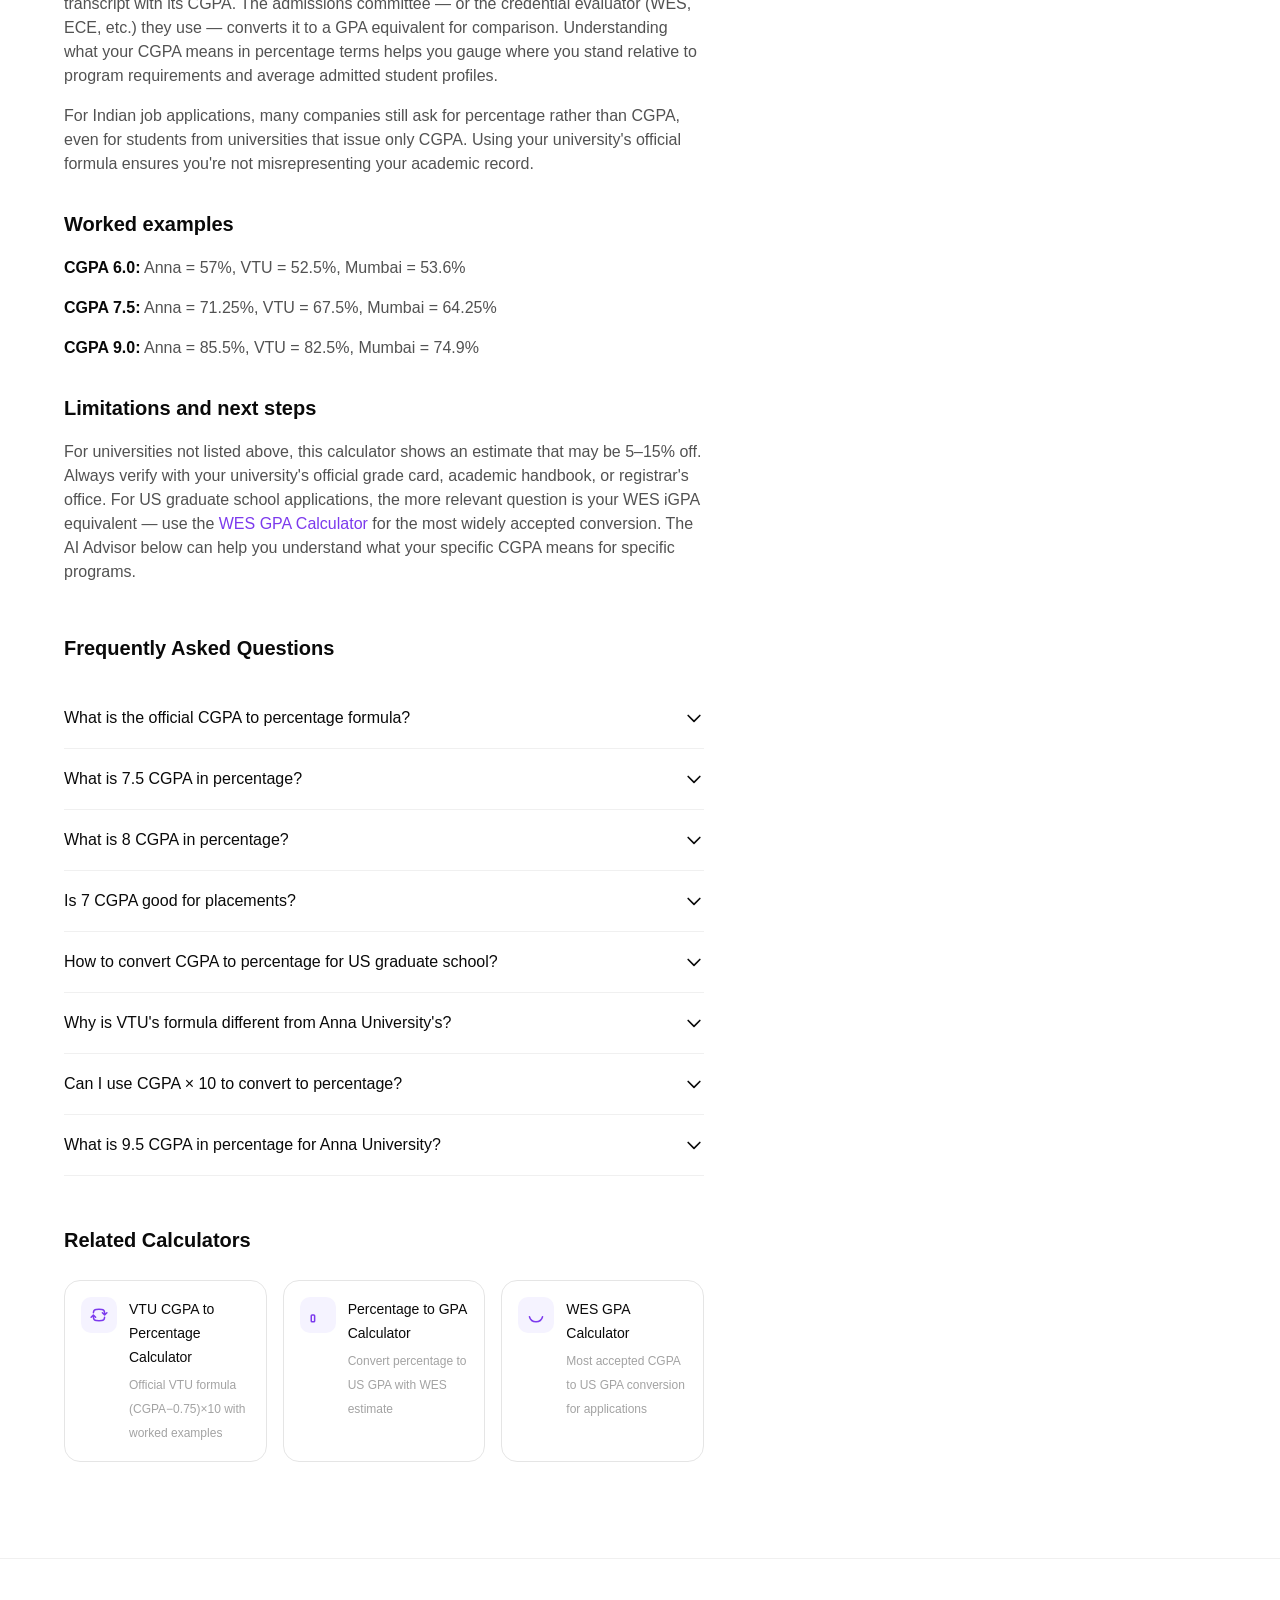
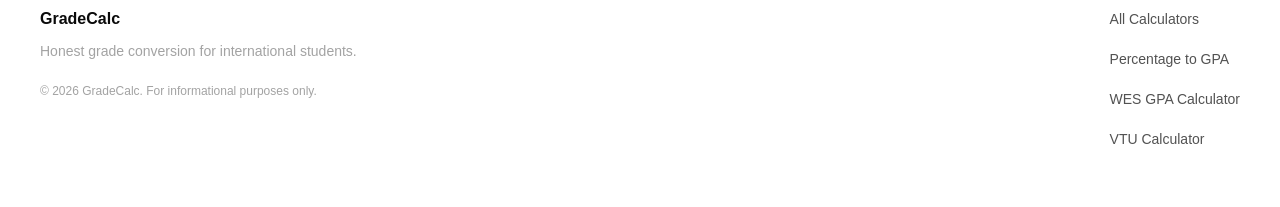
<file: cgpa-to-percentage.html>
<!DOCTYPE html>
<html lang="en" data-page="cgpa-to-percentage">
<head>
  <meta charset="UTF-8">
    <meta name="google-site-verification" content="CssxPSFBASkIHlADn5yYjrQ2UAVMNCqcTbz76W9akkU" />
    <meta name="msvalidate.01" content="DDA20E6E8FFF1E38FF1DE0ED6A67CBF7" />
  <meta name="viewport" content="width=device-width, initial-scale=1.0">
  <title>CGPA to Percentage Calculator — All University Formulas</title>
  <meta name="description" content="Convert CGPA to percentage using official formulas for Anna University, VTU, Mumbai University and more. See all 4 formulas simultaneously with confidence labels.">
  <link rel="canonical" href="https://gradecalc-phi.vercel.app/cgpa-to-percentage.html">
  <meta property="og:type" content="website">
  <meta property="og:url" content="https://gradecalc-phi.vercel.app/cgpa-to-percentage.html">
  <meta property="og:title" content="CGPA to Percentage Calculator — All University Formulas">
  <meta property="og:description" content="Convert CGPA to percentage with official formulas for Anna University (×9.5), VTU ((CGPA−0.75)×10), Mumbai University and more.">
  <meta name="twitter:card" content="summary">
  <meta name="twitter:title" content="CGPA to Percentage Calculator">
  <meta name="twitter:description" content="Official CGPA to percentage formulas for Anna University, VTU, Mumbai University — all with confidence labels.">

  <script type="application/ld+json">
  {"@context":"https://schema.org","@type":"BreadcrumbList","itemListElement":[{"@type":"ListItem","position":1,"name":"Home","item":"https://gradecalc-phi.vercel.app/"},{"@type":"ListItem","position":2,"name":"CGPA to Percentage","item":"https://gradecalc-phi.vercel.app/cgpa-to-percentage.html"}]}</script>

  <script type="application/ld+json">
  {"@context":"https://schema.org","@type":"WebApplication","name":"CGPA to Percentage Calculator","description":"Convert CGPA to percentage using official formulas for Anna University, VTU, Mumbai University and other Indian universities.","url":"https://gradecalc-phi.vercel.app/cgpa-to-percentage.html","applicationCategory":"EducationApplication","operatingSystem":"Web Browser","offers":{"@type":"Offer","price":"0","priceCurrency":"USD"}}</script>

  <script type="application/ld+json">
  {"@context":"https://schema.org","@type":"FAQPage","mainEntity":[{"@type":"Question","name":"What is the formula to convert CGPA to percentage?","acceptedAnswer":{"@type":"Answer","text":"It depends on your university. Anna University: CGPA × 9.5. VTU: (CGPA − 0.75) × 10. Mumbai University: (CGPA × 7.1) + 11. Most other universities use CGPA × 9.5 or CGPA × 10 as an approximation."}},{"@type":"Question","name":"What is 7.5 CGPA in percentage?","acceptedAnswer":{"@type":"Answer","text":"7.5 CGPA equals: 71.25% (Anna University, 7.5×9.5), 67.5% (VTU, (7.5−0.75)×10), and 64.25% (Mumbai University, (7.5×7.1)+11). The correct answer depends on your university's official formula."}},{"@type":"Question","name":"What is 8.0 CGPA in percentage?","acceptedAnswer":{"@type":"Answer","text":"8.0 CGPA equals: 76% (Anna University), 72.5% (VTU), and 67.8% (Mumbai University). Always use your institution's official conversion formula for applications."}},{"@type":"Question","name":"Is CGPA to percentage conversion the same for all universities?","acceptedAnswer":{"@type":"Answer","text":"No. Different Indian universities have different official formulas. Anna University uses ×9.5, VTU uses (CGPA−0.75)×10, and Mumbai University uses (CGPA×7.1)+11. Using the wrong formula can result in a percentage that's 5–15% off."}},{"@type":"Question","name":"How do I convert CGPA to percentage for US applications?","acceptedAnswer":{"@type":"Answer","text":"First convert to percentage using your university's official formula, then understand that US graduate schools don't use percentage directly — they evaluate your transcript and may use WES. Use the percentage as a self-assessment tool, and check the WES GPA Calculator for the most accepted conversion."}},{"@type":"Question","name":"What CGPA is equivalent to 60 percent?","acceptedAnswer":{"@type":"Answer","text":"Using Anna University formula: 60% ÷ 9.5 = 6.32 CGPA. Using VTU: (60 ÷ 10) + 0.75 = 6.75 CGPA. Using Mumbai University: (60 − 11) ÷ 7.1 = 6.9 CGPA. The reverse conversion depends on which formula your university uses."}},{"@type":"Question","name":"Why do Anna University and VTU give different percentages for the same CGPA?","acceptedAnswer":{"@type":"Answer","text":"Because each university independently sets its grading methodology. Anna University's ×9.5 formula is derived from their GPA structure where 10 CGPA = 95%. VTU's (CGPA−0.75)×10 formula accounts for their grading bands. These are university-specific and cannot be interchanged."}},{"@type":"Question","name":"What is 9.0 CGPA in percentage for Anna University?","acceptedAnswer":{"@type":"Answer","text":"9.0 CGPA × 9.5 = 85.5% under Anna University's official formula. This is a High Confidence result based on the official circular published by Anna University."}}]}</script>

  <link rel="stylesheet" href="/css/tokens.css">
  <link rel="stylesheet" href="/css/base.css">
  <link rel="stylesheet" href="/css/components.css">
  <link rel="stylesheet" href="/css/layout.css">
  <link rel="stylesheet" href="/css/animations.css">
</head>
<body class="page-fade-in">
  <a href="#main" class="skip-link">Skip to main content</a>

  <nav class="navbar" id="navbar">
    <div class="navbar__inner">
      <a href="/" class="navbar__logo">
        <div class="navbar__logo-icon" aria-hidden="true"><svg xmlns="http://www.w3.org/2000/svg" width="16" height="16" fill="none" viewBox="0 0 24 24" stroke="currentColor" stroke-width="2.5"><path stroke-linecap="round" stroke-linejoin="round" d="M4.26 10.147a60.436 60.436 0 00-.491 6.347A48.627 48.627 0 0112 20.904a48.627 48.627 0 018.232-4.41 60.46 60.46 0 00-.491-6.347m-15.482 0a50.57 50.57 0 00-2.658-.813A59.905 59.905 0 0112 3.493a59.902 59.902 0 0110.399 5.84c-.896.248-1.783.52-2.658.814m-15.482 0A50.697 50.697 0 0112 13.489a50.702 50.702 0 017.74-3.342M6.75 15a.75.75 0 100-1.5.75.75 0 000 1.5zm0 0v-3.675A55.378 55.378 0 0112 8.443m-7.007 11.55A5.981 5.981 0 006.75 15.75v-1.5"/></svg></div>
        GradeCalc
      </a>
      <ul class="navbar__links" role="list">
        <li><a href="/gpa-calculator.html" class="navbar__link">GPA Calculator</a></li>
        <li><a href="/cgpa-to-percentage.html" class="navbar__link navbar__link--active">CGPA → %</a></li>
        <li><a href="/grade-needed-calculator.html" class="navbar__link">Grade Needed</a></li>
        <li><a href="/wes-gpa-calculator.html" class="navbar__link">WES GPA</a></li>
      </ul>
      <div class="navbar__actions">
        <button class="theme-toggle" data-action="toggle-theme" aria-label="Toggle dark mode"><span data-theme-icon aria-hidden="true"></span></button>
        <button class="nav-hamburger" id="nav-hamburger" aria-label="Open menu" aria-expanded="false"><svg xmlns="http://www.w3.org/2000/svg" width="20" height="20" fill="none" viewBox="0 0 24 24" stroke="currentColor" stroke-width="2" aria-hidden="true"><path stroke-linecap="round" stroke-linejoin="round" d="M3.75 6.75h16.5M3.75 12h16.5m-16.5 5.25h16.5"/></svg></button>
      </div>
    </div>
  </nav>
  <div class="nav-overlay" id="nav-overlay" aria-hidden="true"></div>
  <nav class="nav-drawer" id="nav-drawer" aria-label="Mobile navigation">
    <button class="nav-drawer__close" id="nav-close" aria-label="Close menu"><svg xmlns="http://www.w3.org/2000/svg" width="20" height="20" fill="none" viewBox="0 0 24 24" stroke="currentColor" stroke-width="2"><path stroke-linecap="round" stroke-linejoin="round" d="M6 18L18 6M6 6l12 12"/></svg></button>
    <a href="/" class="nav-drawer__link">Home</a>
    <a href="/gpa-calculator.html" class="nav-drawer__link">GPA Calculator</a>
    <a href="/cgpa-to-percentage.html" class="nav-drawer__link">CGPA to Percentage</a>
    <a href="/percentage-to-gpa.html" class="nav-drawer__link">Percentage to GPA</a>
    <a href="/wes-gpa-calculator.html" class="nav-drawer__link">WES GPA Calculator</a>
    <a href="/grade-needed-calculator.html" class="nav-drawer__link">Grade Needed</a>
    <a href="/cgpa-to-percentage-vtu.html" class="nav-drawer__link">VTU CGPA Calculator</a>
    <a href="/cgpa-to-percentage-anna-university.html" class="nav-drawer__link">Anna University Calculator</a>
  </nav>

  <main id="main" class="page-main">
    <div class="page-header">
      <nav class="page-header__breadcrumb" aria-label="Breadcrumb">
        <a href="/">Home</a>
        <span class="page-header__breadcrumb__sep" aria-hidden="true">›</span>
        <span aria-current="page">CGPA to Percentage</span>
      </nav>
      <h1 class="page-header__title">CGPA to Percentage Calculator</h1>
      <p class="page-header__desc">Enter your CGPA once — see results for all four major Indian university formulas simultaneously. Select the one that matches your institution.</p>
    </div>

    <div class="calc-layout">
      <!-- Left: Calculator -->
      <div class="calc-layout__main">
        <div class="calc-card">
          <div class="calc-card__header">
            <div class="calc-card__title">CGPA to Percentage</div>
            <div class="calc-card__subtitle">Shows Anna University, VTU, Mumbai University, and generic formulas</div>
          </div>

          <div class="field" id="field-cgpa">
            <label class="field__label" for="input-cgpa">Your CGPA <span style="color:var(--color-text-tertiary);font-weight:400;">(0 – 10)</span></label>
            <input type="number" id="input-cgpa" class="input" placeholder="e.g. 7.5" min="0" max="10" step="0.01" inputmode="decimal" autocomplete="off">
            <div class="field__error" role="alert"></div>
          </div>

          <div id="formula-results" class="formula-grid" aria-live="polite" style="display:none;"></div>

          <div id="result-callout" style="display:none;margin-top:var(--space-4);" class="callout callout--info">
            <svg xmlns="http://www.w3.org/2000/svg" class="callout__icon" width="16" height="16" fill="none" viewBox="0 0 24 24" stroke="currentColor" stroke-width="2"><path stroke-linecap="round" stroke-linejoin="round" d="M13 16h-1v-4h-1m1-4h.01M21 12a9 9 0 11-18 0 9 9 0 0118 0z"/></svg>
            <span id="result-callout-text">Select the formula that matches your university for the most accurate result.</span>
          </div>

          <div style="margin-top:var(--space-6);padding-top:var(--space-5);border-top:1px solid var(--color-border-subtle);">
            <p style="font-size:var(--text-sm);color:var(--color-text-tertiary);margin:0;">Looking for a university-specific page?</p>
            <div style="display:flex;flex-wrap:wrap;gap:var(--space-2);margin-top:var(--space-3);">
              <a href="/cgpa-to-percentage-vtu.html" class="btn btn--secondary btn--sm">VTU Calculator</a>
              <a href="/cgpa-to-percentage-anna-university.html" class="btn btn--secondary btn--sm">Anna University</a>
              <a href="/cgpa-to-percentage-mumbai-university.html" class="btn btn--secondary btn--sm">Mumbai University</a>
            </div>
          </div>
        </div>

        <!-- SEO Content -->
        <div class="content-section">
          <div class="prose">
            <h2>How to convert CGPA to percentage</h2>
            <p>Converting CGPA (Cumulative Grade Point Average) to a percentage is not universal in India — different universities use different official formulas, and using the wrong one can result in a percentage that is 5–15% higher or lower than your actual equivalent. This calculator shows you all four major formulas simultaneously for any CGPA you enter.</p>

            <h2>The Indian CGPA grading system</h2>
            <p>Most Indian universities adopted a 10-point CGPA scale after the UGC (University Grants Commission) recommended it in 2010, moving away from the traditional percentage-based assessment. Under this system, each course is graded on a 10-point scale (typically with grade points like O=10, A+=9, A=8, B+=7, etc.) and the CGPA is the weighted average of all grade points earned across credit hours.</p>
            <p>The challenge is that different universities implemented the UGC recommendation with different formulas for converting back to a percentage equivalent — because percentage is still required for job applications, graduate school applications, and credential evaluations. There is no single national standard.</p>

            <h2>Official formulas by university</h2>
            <p><strong>Anna University (Tamil Nadu):</strong> Percentage = CGPA × 9.5. Published in an official Anna University circular and used by all affiliated colleges in Tamil Nadu. This gives a maximum of 95% for a 10 CGPA.</p>
            <p><strong>VTU (Visvesvaraya Technological University, Karnataka):</strong> Percentage = (CGPA − 0.75) × 10. Published in an official VTU notification. Note: this formula has a minimum valid CGPA of 1.0, and for very high CGPAs can theoretically exceed 100%.</p>
            <p><strong>Mumbai University:</strong> Percentage = (CGPA × 7.1) + 11. Published in University of Mumbai ordinances. This formula produces a different scale — a 10 CGPA gives 82%, not 95%.</p>
            <p><strong>Generic (other universities):</strong> CGPA × 9.5 or CGPA × 10. These are approximations only and should be treated as estimates, not official results.</p>

            <h2>Why conversion matters for graduate applications</h2>
            <p>When you apply to US or UK graduate programs, your application includes your Indian transcript with its CGPA. The admissions committee — or the credential evaluator (WES, ECE, etc.) they use — converts it to a GPA equivalent for comparison. Understanding what your CGPA means in percentage terms helps you gauge where you stand relative to program requirements and average admitted student profiles.</p>
            <p>For Indian job applications, many companies still ask for percentage rather than CGPA, even for students from universities that issue only CGPA. Using your university's official formula ensures you're not misrepresenting your academic record.</p>

            <h2>Worked examples</h2>
            <p><strong>CGPA 6.0:</strong> Anna = 57%, VTU = 52.5%, Mumbai = 53.6%</p>
            <p><strong>CGPA 7.5:</strong> Anna = 71.25%, VTU = 67.5%, Mumbai = 64.25%</p>
            <p><strong>CGPA 9.0:</strong> Anna = 85.5%, VTU = 82.5%, Mumbai = 74.9%</p>

            <h2>Limitations and next steps</h2>
            <p>For universities not listed above, this calculator shows an estimate that may be 5–15% off. Always verify with your university's official grade card, academic handbook, or registrar's office. For US graduate school applications, the more relevant question is your WES iGPA equivalent — use the <a href="/wes-gpa-calculator.html">WES GPA Calculator</a> for the most widely accepted conversion. The AI Advisor below can help you understand what your specific CGPA means for specific programs.</p>
          </div>

          <!-- FAQ -->
          <div class="faq-section" id="faq">
            <h2 class="section-title" style="margin-top:var(--space-12);">Frequently Asked Questions</h2>
            <div class="faq-item"><button class="faq-question" aria-expanded="false">What is the official CGPA to percentage formula?<svg class="faq-question__chevron" xmlns="http://www.w3.org/2000/svg" width="20" height="20" fill="none" viewBox="0 0 24 24" stroke="currentColor" stroke-width="2"><path stroke-linecap="round" stroke-linejoin="round" d="M19 9l-7 7-7-7"/></svg></button><div class="faq-answer"><div class="faq-answer__content">There is no single official formula — each university sets its own. The three most common official formulas in India are: Anna University: CGPA × 9.5; VTU: (CGPA − 0.75) × 10; Mumbai University: (CGPA × 7.1) + 11. Using any other formula for these universities would give an incorrect result.</div></div></div>
            <div class="faq-item"><button class="faq-question" aria-expanded="false">What is 7.5 CGPA in percentage?<svg class="faq-question__chevron" xmlns="http://www.w3.org/2000/svg" width="20" height="20" fill="none" viewBox="0 0 24 24" stroke="currentColor" stroke-width="2"><path stroke-linecap="round" stroke-linejoin="round" d="M19 9l-7 7-7-7"/></svg></button><div class="faq-answer"><div class="faq-answer__content">7.5 CGPA converts to: 71.25% (Anna University), 67.5% (VTU), 64.25% (Mumbai University), or approximately 71.25–75% (generic ×9.5 or ×10). The correct answer depends entirely on which university's formula applies to you.</div></div></div>
            <div class="faq-item"><button class="faq-question" aria-expanded="false">What is 8 CGPA in percentage?<svg class="faq-question__chevron" xmlns="http://www.w3.org/2000/svg" width="20" height="20" fill="none" viewBox="0 0 24 24" stroke="currentColor" stroke-width="2"><path stroke-linecap="round" stroke-linejoin="round" d="M19 9l-7 7-7-7"/></svg></button><div class="faq-answer"><div class="faq-answer__content">8.0 CGPA equals: 76% (Anna University, 8 × 9.5), 72.5% (VTU, (8−0.75)×10), and 67.8% (Mumbai University, (8×7.1)+11). The three formulas give meaningfully different results — always use your institution's official formula.</div></div></div>
            <div class="faq-item"><button class="faq-question" aria-expanded="false">Is 7 CGPA good for placements?<svg class="faq-question__chevron" xmlns="http://www.w3.org/2000/svg" width="20" height="20" fill="none" viewBox="0 0 24 24" stroke="currentColor" stroke-width="2"><path stroke-linecap="round" stroke-linejoin="round" d="M19 9l-7 7-7-7"/></svg></button><div class="faq-answer"><div class="faq-answer__content">Most Indian IT companies (TCS, Infosys, Wipro) have a 6.0 CGPA cutoff, so 7.0 clears these. Mid-tier product companies often require 7.0–7.5. Top product companies (Google, Microsoft, Amazon campus) typically look at 8.0+ alongside strong DSA skills. A 7.0 CGPA converts to roughly 62.5–66.5% depending on your university.</div></div></div>
            <div class="faq-item"><button class="faq-question" aria-expanded="false">How to convert CGPA to percentage for US graduate school?<svg class="faq-question__chevron" xmlns="http://www.w3.org/2000/svg" width="20" height="20" fill="none" viewBox="0 0 24 24" stroke="currentColor" stroke-width="2"><path stroke-linecap="round" stroke-linejoin="round" d="M19 9l-7 7-7-7"/></svg></button><div class="faq-answer"><div class="faq-answer__content">First, convert to percentage using your university's official formula. Then use the WES iGPA Calculator to find the GPA that a credential evaluator would assign. Most US graduate schools evaluate international transcripts directly — percentage is context for your own assessment. The relevant metric for US admissions is your GPA equivalent on a 4.0 scale, not your percentage.</div></div></div>
            <div class="faq-item"><button class="faq-question" aria-expanded="false">Why is VTU's formula different from Anna University's?<svg class="faq-question__chevron" xmlns="http://www.w3.org/2000/svg" width="20" height="20" fill="none" viewBox="0 0 24 24" stroke="currentColor" stroke-width="2"><path stroke-linecap="round" stroke-linejoin="round" d="M19 9l-7 7-7-7"/></svg></button><div class="faq-answer"><div class="faq-answer__content">VTU and Anna University implemented the UGC CGPA recommendation independently with different grade point structures. VTU's scale starts at 1.0 (not 0), and their formula (CGPA−0.75)×10 accounts for this offset. Anna University's formula CGPA×9.5 produces a maximum of 95% rather than 100%, reflecting their grading philosophy that very few students deserve a perfect score.</div></div></div>
            <div class="faq-item"><button class="faq-question" aria-expanded="false">Can I use CGPA × 10 to convert to percentage?<svg class="faq-question__chevron" xmlns="http://www.w3.org/2000/svg" width="20" height="20" fill="none" viewBox="0 0 24 24" stroke="currentColor" stroke-width="2"><path stroke-linecap="round" stroke-linejoin="round" d="M19 9l-7 7-7-7"/></svg></button><div class="faq-answer"><div class="faq-answer__content">Only if your university officially uses this formula. For Anna University, VTU, or Mumbai University students, using ×10 would be incorrect and potentially misleading. For other universities without a published formula, ×10 is a common approximation — but it should be labelled as an estimate, which is exactly how this calculator presents it.</div></div></div>
            <div class="faq-item"><button class="faq-question" aria-expanded="false">What is 9.5 CGPA in percentage for Anna University?<svg class="faq-question__chevron" xmlns="http://www.w3.org/2000/svg" width="20" height="20" fill="none" viewBox="0 0 24 24" stroke="currentColor" stroke-width="2"><path stroke-linecap="round" stroke-linejoin="round" d="M19 9l-7 7-7-7"/></svg></button><div class="faq-answer"><div class="faq-answer__content">9.5 CGPA × 9.5 = 90.25% under Anna University's official formula. This is a High Confidence result. A 9.5 CGPA from Anna University puts you in the top tier of applicants and would be approximately 3.7–4.0 US GPA equivalent under WES iGPA methodology.</div></div></div>
          </div>

          <!-- Related -->
          <div class="related-section">
            <h2 class="section-title">Related Calculators</h2>
            <div class="related-grid">
              <a href="/cgpa-to-percentage-vtu.html" class="related-card">
                <div class="related-card__icon"><svg xmlns="http://www.w3.org/2000/svg" width="18" height="18" fill="none" viewBox="0 0 24 24" stroke="currentColor" stroke-width="2"><path stroke-linecap="round" stroke-linejoin="round" d="M19.5 12c0-1.232-.046-2.453-.138-3.662a4.006 4.006 0 00-3.7-3.7 48.678 48.678 0 00-7.324 0 4.006 4.006 0 00-3.7 3.7c-.017.22-.032.441-.046.662M19.5 12l3-3m-3 3l-3-3m-12 3c0 1.232.046 2.453.138 3.662a4.006 4.006 0 003.7 3.7 48.656 48.656 0 007.324 0 4.006 4.006 0 003.7-3.7c.017-.22.032-.441.046-.662M4.5 12l3 3m-3-3l-3 3"/></svg></div>
                <div><div class="related-card__title">VTU CGPA to Percentage Calculator</div><div class="related-card__desc">Official VTU formula (CGPA−0.75)×10 with worked examples</div></div>
              </a>
              <a href="/percentage-to-gpa.html" class="related-card">
                <div class="related-card__icon"><svg xmlns="http://www.w3.org/2000/svg" width="18" height="18" fill="none" viewBox="0 0 24 24" stroke="currentColor" stroke-width="2"><path stroke-linecap="round" stroke-linejoin="round" d="M3 13.125C3 12.504 3.504 12 4.125 12h2.25c.621 0 1.125.504 1.125 1.125v6.75C7.5 20.496 6.996 21 6.375 21h-2.25A1.125 1.125 0 013 19.875v-6.75z"/></svg></div>
                <div><div class="related-card__title">Percentage to GPA Calculator</div><div class="related-card__desc">Convert percentage to US GPA with WES estimate</div></div>
              </a>
              <a href="/wes-gpa-calculator.html" class="related-card">
                <div class="related-card__icon"><svg xmlns="http://www.w3.org/2000/svg" width="18" height="18" fill="none" viewBox="0 0 24 24" stroke="currentColor" stroke-width="2"><path stroke-linecap="round" stroke-linejoin="round" d="M12 21a9.004 9.004 0 008.716-6.747M12 21a9.004 9.004 0 01-8.716-6.747"/></svg></div>
                <div><div class="related-card__title">WES GPA Calculator</div><div class="related-card__desc">Most accepted CGPA to US GPA conversion for applications</div></div>
              </a>
            </div>
          </div>
        </div>
      </div><!-- /.calc-layout__main -->

      <!-- Right: Sidebar -->
      <aside class="calc-layout__sidebar" aria-label="Additional information">
        <div class="ad-slot ad-slot--sidebar" data-position="sidebar" aria-hidden="true"></div>

        <div class="calc-card" style="padding:var(--space-5);">
          <div style="font-size:var(--text-sm);font-weight:var(--font-weight-semibold);margin-bottom:var(--space-3);">University-specific calculators</div>
          <div style="display:flex;flex-direction:column;gap:var(--space-2);">
            <a href="/cgpa-to-percentage-vtu.html" style="font-size:var(--text-sm);color:var(--color-accent);">→ VTU CGPA to Percentage</a>
            <a href="/cgpa-to-percentage-anna-university.html" style="font-size:var(--text-sm);color:var(--color-accent);">→ Anna University Calculator</a>
            <a href="/cgpa-to-percentage-mumbai-university.html" style="font-size:var(--text-sm);color:var(--color-accent);">→ Mumbai University Calculator</a>
          </div>
        </div>
      </aside>
    </div>
  </main>

  <footer class="footer">
    <div class="footer__inner">
      <div>
        <a href="/" class="footer__brand">GradeCalc</a>
        <p class="footer__tagline">Honest grade conversion for international students.</p>
        <p class="footer__copy">© 2026 GradeCalc. For informational purposes only.</p>
      </div>
      <ul class="footer__links">
        <li><a href="/" class="footer__link">All Calculators</a></li>
        <li><a href="/percentage-to-gpa.html" class="footer__link">Percentage to GPA</a></li>
        <li><a href="/wes-gpa-calculator.html" class="footer__link">WES GPA Calculator</a></li>
        <li><a href="/cgpa-to-percentage-vtu.html" class="footer__link">VTU Calculator</a></li>
      </ul>
    </div>
  </footer>

  <script src="/js/analytics.js" defer></script>
  <script src="/js/calculators.js" defer></script>
  <script src="/js/validation.js" defer></script>
  <script src="/js/ui.js" defer></script>
  <script src="/js/ai-advisor.js" defer></script>
  <script defer>
  document.addEventListener('DOMContentLoaded', function() {
    const input   = document.getElementById('input-cgpa');
    const results = document.getElementById('formula-results');
    const callout = document.getElementById('result-callout');

    if (!input || !results) return;

    function calculate() {
      const raw = input.value;
      const vr  = window.Validation.cgpa(raw);
      window.Validation.applyToField(document.getElementById('field-cgpa'), vr);

      if (!vr.valid) {
        results.style.display = 'none';
        callout.style.display = 'none';
        return;
      }

      const cgpa = vr.value;
      window.renderFormulaGrid(results, cgpa);
      results.style.display = 'grid';
      callout.style.display = 'flex';

      // Update AI advisor context
      if (window.AiAdvisor) window.AiAdvisor.setInputData({ cgpa, calculator: 'cgpa_to_percentage' });
      if (window.Analytics) window.Analytics.calculatorUsed('cgpa_to_percentage');
    }

    const debouncedCalc = window.debounce(calculate, 300);
    input.addEventListener('input', debouncedCalc);
    input.addEventListener('blur', calculate);
  });
  </script>
</body>
</html>
</file>
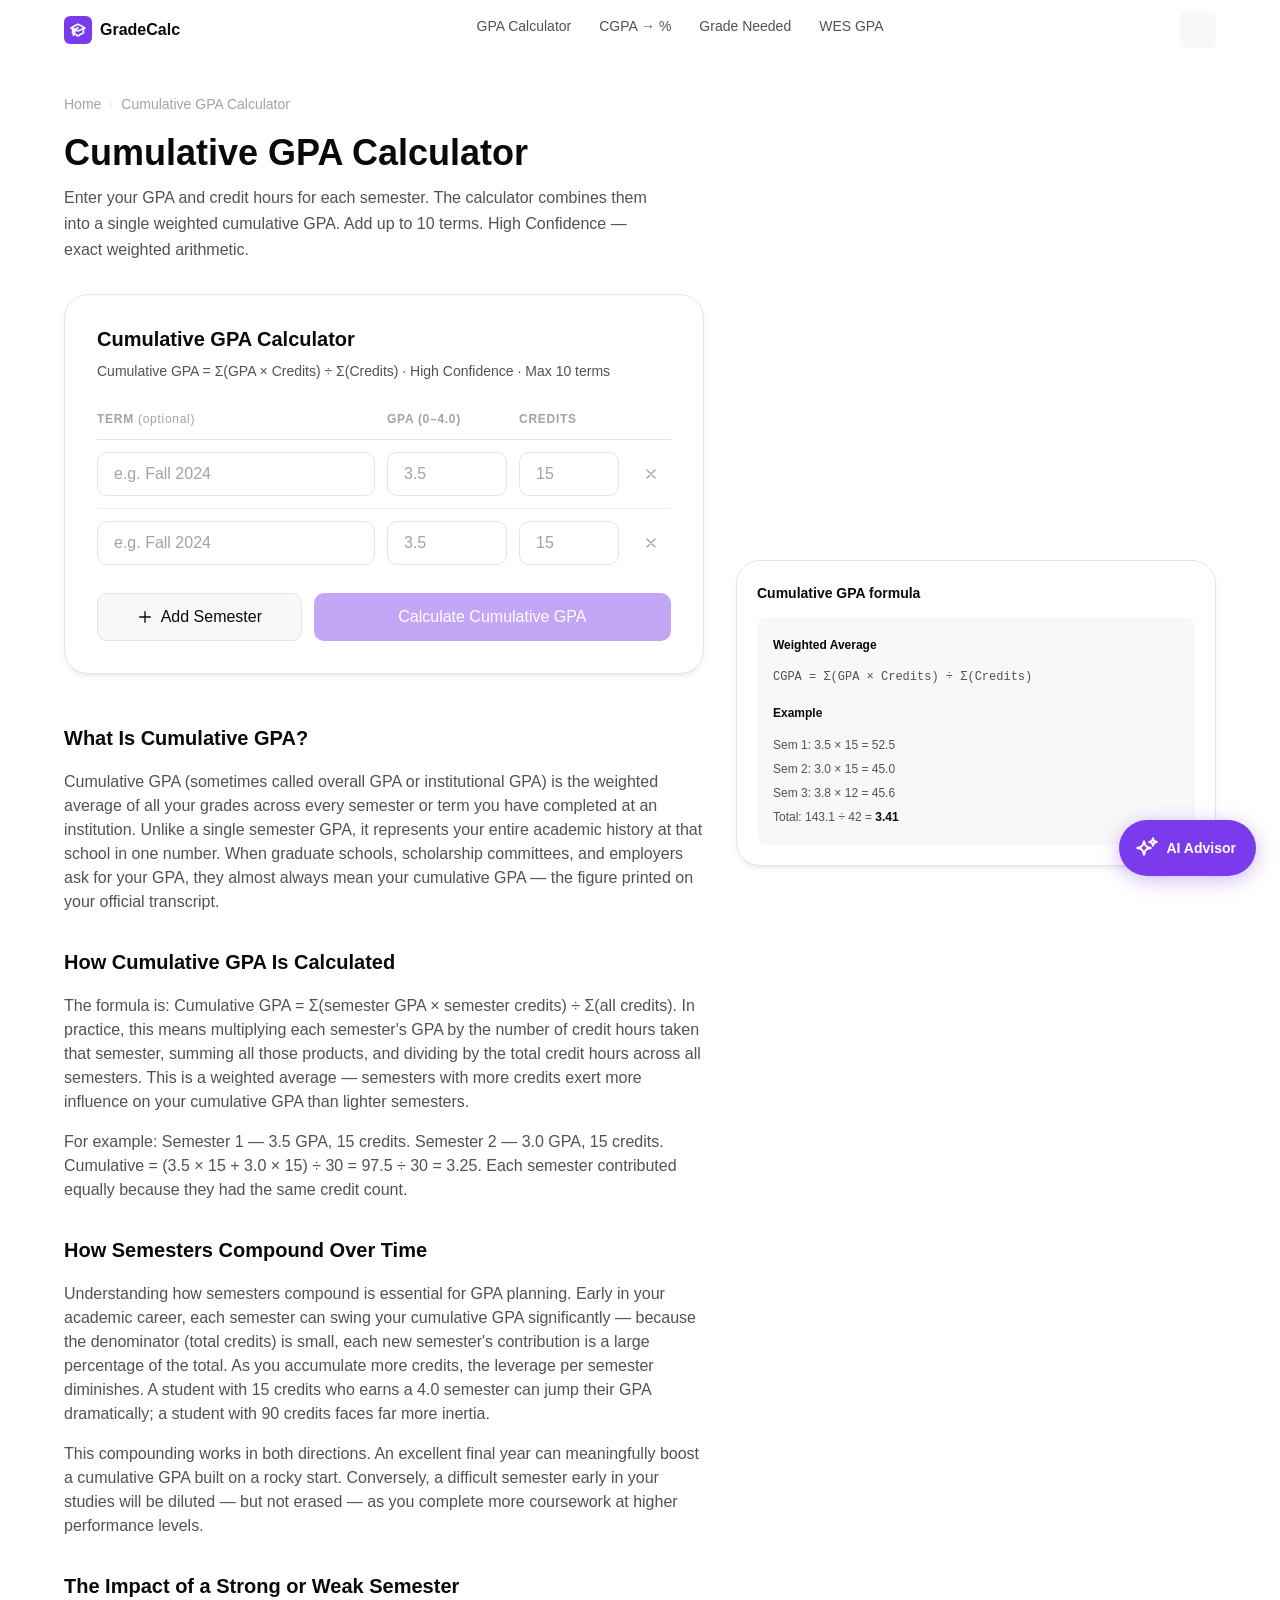
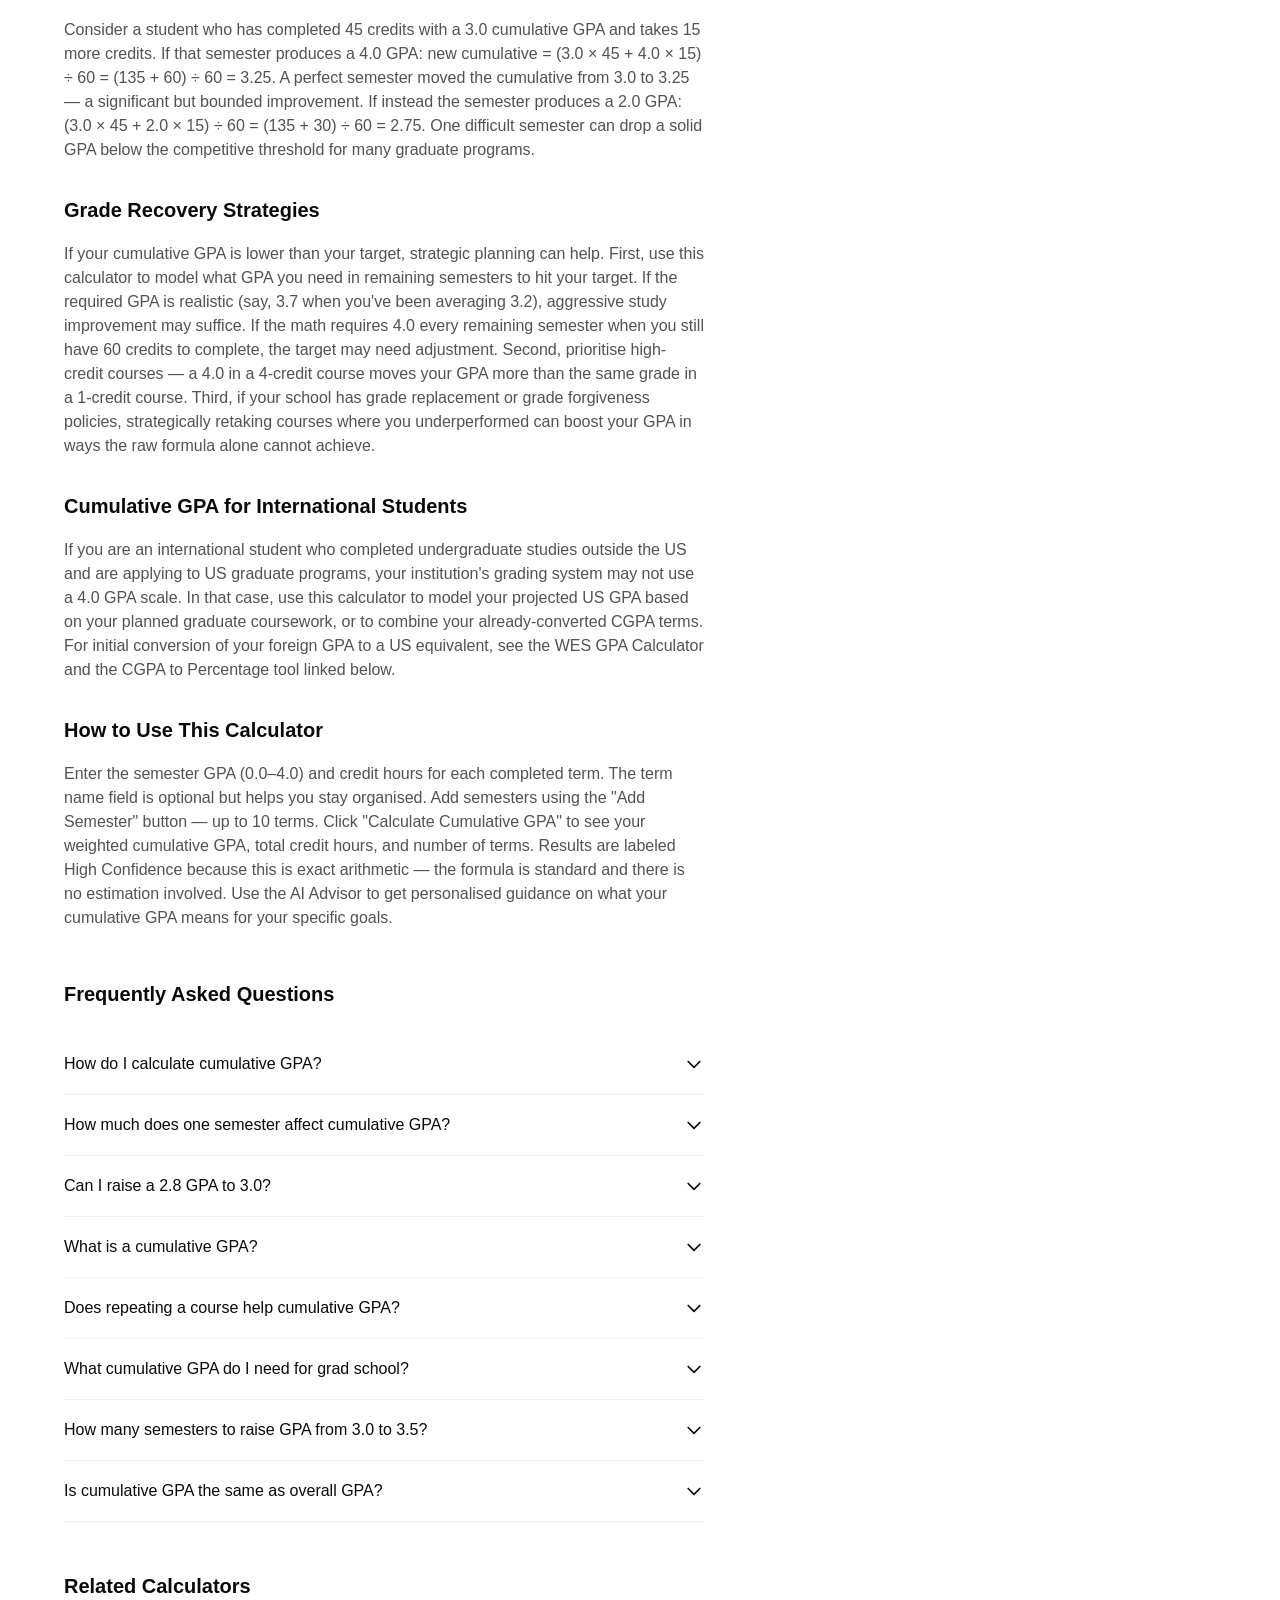
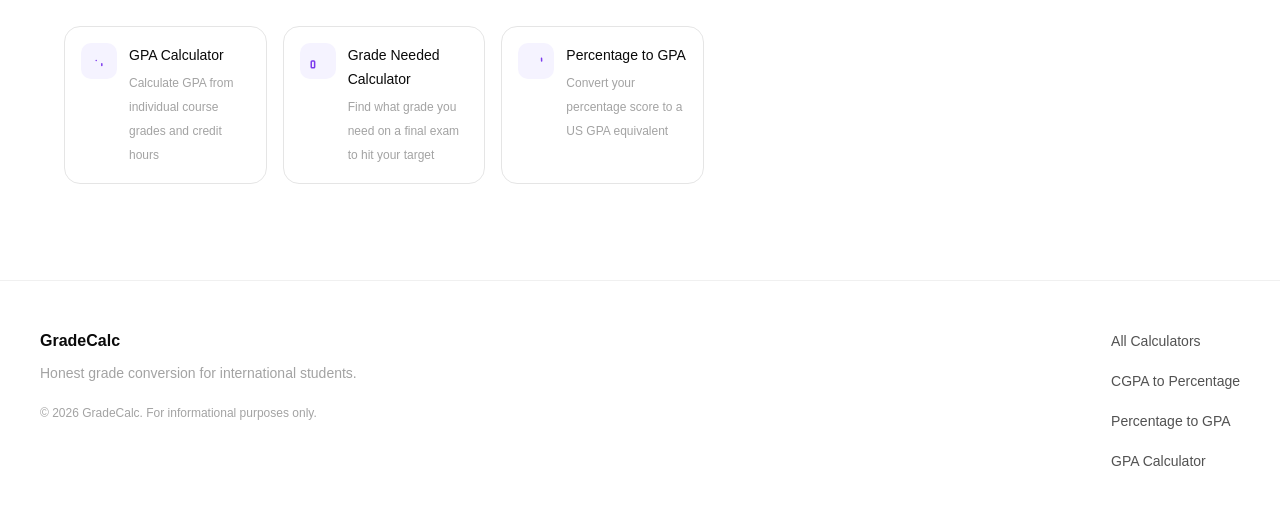
<file: cumulative-gpa-calculator.html>
<!DOCTYPE html>
<html lang="en" data-page="cumulative-gpa-calculator">
<head>
  <meta charset="UTF-8">
    <meta name="google-site-verification" content="CssxPSFBASkIHlADn5yYjrQ2UAVMNCqcTbz76W9akkU" />
    <meta name="msvalidate.01" content="DDA20E6E8FFF1E38FF1DE0ED6A67CBF7" />
  <meta name="viewport" content="width=device-width, initial-scale=1.0">
  <title>Cumulative GPA Calculator — Combine Multiple Semesters</title>
  <meta name="description" content="Calculate cumulative GPA across multiple semesters or terms. Enter GPA and credit hours per semester. Weighted exact arithmetic — High Confidence. Add up to 10 terms.">
  <link rel="canonical" href="https://gradecalc-phi.vercel.app/cumulative-gpa-calculator.html">
  <meta property="og:type" content="website">
  <meta property="og:url" content="https://gradecalc-phi.vercel.app/cumulative-gpa-calculator.html">
  <meta property="og:title" content="Cumulative GPA Calculator — Combine Multiple Semesters">
  <meta property="og:description" content="Calculate your cumulative GPA across multiple semesters. Enter GPA and credit hours per term. Weighted exact arithmetic. Up to 10 terms.">
  <meta name="twitter:card" content="summary">
  <meta name="keywords" content="cumulative gpa calculator, gpa calculator multiple semesters">

  <script type="application/ld+json">
  {"@context":"https://schema.org","@type":"BreadcrumbList","itemListElement":[{"@type":"ListItem","position":1,"name":"Home","item":"https://gradecalc-phi.vercel.app/"},{"@type":"ListItem","position":2,"name":"Cumulative GPA Calculator","item":"https://gradecalc-phi.vercel.app/cumulative-gpa-calculator.html"}]}</script>
  <script type="application/ld+json">
  {"@context":"https://schema.org","@type":"WebApplication","name":"Cumulative GPA Calculator","description":"Calculate cumulative GPA across multiple semesters or terms using weighted arithmetic. Enter GPA and credit hours per term.","url":"https://gradecalc-phi.vercel.app/cumulative-gpa-calculator.html","applicationCategory":"EducationApplication","operatingSystem":"Web Browser","offers":{"@type":"Offer","price":"0","priceCurrency":"USD"}}</script>
  <script type="application/ld+json">
  {"@context":"https://schema.org","@type":"FAQPage","mainEntity":[{"@type":"Question","name":"How do I calculate cumulative GPA?","acceptedAnswer":{"@type":"Answer","text":"Cumulative GPA = Σ(semester GPA × semester credits) ÷ Σ(all credits). Multiply each semester's GPA by its credit hours, sum those products, then divide by total credit hours across all semesters. This weighted average gives more weight to semesters with more credits."}},{"@type":"Question","name":"How much does one semester affect cumulative GPA?","acceptedAnswer":{"@type":"Answer","text":"It depends on how many total credits you have. If you have 60 credits at 3.0 GPA and take 15 credits next semester, those 15 credits represent 20% of your 75-credit total. A perfect 4.0 semester on 15 credits raises a 60-credit 3.0 to (3.0×60 + 4.0×15) ÷ 75 = 3.2."}},{"@type":"Question","name":"Can I raise a 2.8 GPA to 3.0?","acceptedAnswer":{"@type":"Answer","text":"Yes. Use the calculator to enter your completed semesters and model future semesters. With 60 completed credits at 2.8 GPA, to reach 3.0 over 30 remaining credits requires those 30 credits to average 3.4 GPA (B+ average). Identify how many semesters that covers and plan accordingly."}},{"@type":"Question","name":"What is a cumulative GPA?","acceptedAnswer":{"@type":"Answer","text":"Cumulative GPA is the weighted average of all your grades across all completed terms at an institution, weighted by credit hours. It appears on your official transcript and is the figure that graduate schools, employers, and scholarship committees evaluate when assessing your academic record."}},{"@type":"Question","name":"Does repeating a course help cumulative GPA?","acceptedAnswer":{"@type":"Answer","text":"It depends on your institution's policy. Some schools replace the original grade with the repeated grade (grade forgiveness or grade replacement). Others keep both grades and average them. Others only replace for GPA purposes but show both on the transcript. Check your registrar's academic policies before repeating a course for grade purposes."}},{"@type":"Question","name":"What cumulative GPA do I need for grad school?","acceptedAnswer":{"@type":"Answer","text":"Most US graduate programs state a minimum of 3.0 cumulative GPA for admission. However, the average admitted GPA at competitive programs is typically 3.5–3.9. Professional schools (medicine, law, MBA at top programs) often have averages of 3.6–3.9. A GPA below the stated minimum is not an automatic rejection — strong research experience, test scores, or recommendations can offset a lower GPA."}},{"@type":"Question","name":"How many semesters to raise GPA from 3.0 to 3.5?","acceptedAnswer":{"@type":"Answer","text":"If you have 60 credits at 3.0 GPA and need to reach 3.5, the shortfall is 0.5 GPA points. Required: (3.5 × (60 + x) − 3.0 × 60) ÷ x = target semester GPA. To go from 3.0 to 3.5 on 60 existing credits, you need approximately 60 additional credits at a 4.0 GPA. Raising GPA becomes progressively harder as your credit total grows."}},{"@type":"Question","name":"Is cumulative GPA the same as overall GPA?","acceptedAnswer":{"@type":"Answer","text":"Yes — cumulative GPA and overall GPA refer to the same concept: the weighted average of all grades across all completed terms at your institution. Institutional GPA is calculated across all semesters at that school. Transfer credits may or may not be included depending on institutional policy."}}]}</script>

  <link rel="stylesheet" href="/css/tokens.css">
  <link rel="stylesheet" href="/css/base.css">
  <link rel="stylesheet" href="/css/components.css">
  <link rel="stylesheet" href="/css/layout.css">
  <link rel="stylesheet" href="/css/animations.css">
  <style>
    .term-row { display:grid; grid-template-columns:1fr 120px 100px 40px; gap:var(--space-3); align-items:center; padding:var(--space-3) 0; border-bottom:1px solid var(--color-border-subtle); }
    .term-row:last-of-type { border-bottom:none; }
    .term-row .input { height:44px; }
    @media(max-width:600px) { .term-row { grid-template-columns:1fr 1fr; gap:var(--space-2); } .term-row .term-label { grid-column:1/-1; } }
    .remove-btn { background:none; border:none; cursor:pointer; color:var(--color-text-tertiary); padding:var(--space-2); border-radius:var(--radius-sm); transition:color var(--transition-fast),background var(--transition-fast); display:flex; align-items:center; justify-content:center; min-width:36px; min-height:36px; }
    .remove-btn:hover { color:var(--color-error); background:var(--color-error-subtle); }
    .result-stats { display:grid; grid-template-columns:1fr 1fr 1fr; gap:var(--space-4); margin-top:var(--space-4); }
    @media(max-width:500px) { .result-stats { grid-template-columns:1fr 1fr; } }
    .stat-card { background:var(--color-bg-secondary); border:1px solid var(--color-border); border-radius:var(--radius-md); padding:var(--space-4); text-align:center; }
    .stat-card__value { font-size:var(--text-2xl); font-weight:var(--font-weight-bold); color:var(--color-success); }
    .stat-card__label { font-size:var(--text-xs); color:var(--color-text-tertiary); margin-top:var(--space-1); }
  </style>
</head>
<body class="page-fade-in">
  <a href="#main" class="skip-link">Skip to main content</a>

  <nav class="navbar" id="navbar"><div class="navbar__inner"><a href="/" class="navbar__logo"><div class="navbar__logo-icon" aria-hidden="true"><svg xmlns="http://www.w3.org/2000/svg" width="16" height="16" fill="none" viewBox="0 0 24 24" stroke="currentColor" stroke-width="2.5"><path stroke-linecap="round" stroke-linejoin="round" d="M4.26 10.147a60.436 60.436 0 00-.491 6.347A48.627 48.627 0 0112 20.904a48.627 48.627 0 018.232-4.41 60.46 60.46 0 00-.491-6.347m-15.482 0a50.57 50.57 0 00-2.658-.813A59.905 59.905 0 0112 3.493a59.902 59.902 0 0110.399 5.84c-.896.248-1.783.52-2.658.814m-15.482 0A50.697 50.697 0 0112 13.489a50.702 50.702 0 017.74-3.342M6.75 15a.75.75 0 100-1.5.75.75 0 000 1.5zm0 0v-3.675A55.378 55.378 0 0112 8.443m-7.007 11.55A5.981 5.981 0 006.75 15.75v-1.5"/></svg></div>GradeCalc</a><ul class="navbar__links" role="list"><li><a href="/gpa-calculator.html" class="navbar__link">GPA Calculator</a></li><li><a href="/cgpa-to-percentage.html" class="navbar__link">CGPA → %</a></li><li><a href="/grade-needed-calculator.html" class="navbar__link">Grade Needed</a></li><li><a href="/wes-gpa-calculator.html" class="navbar__link">WES GPA</a></li></ul><div class="navbar__actions"><button class="theme-toggle" data-action="toggle-theme" aria-label="Toggle dark mode"><span data-theme-icon aria-hidden="true"></span></button><button class="nav-hamburger" id="nav-hamburger" aria-label="Open menu" aria-expanded="false"><svg xmlns="http://www.w3.org/2000/svg" width="20" height="20" fill="none" viewBox="0 0 24 24" stroke="currentColor" stroke-width="2"><path stroke-linecap="round" stroke-linejoin="round" d="M3.75 6.75h16.5M3.75 12h16.5m-16.5 5.25h16.5"/></svg></button></div></div></nav>
  <div class="nav-overlay" id="nav-overlay" aria-hidden="true"></div>
  <nav class="nav-drawer" id="nav-drawer" aria-label="Mobile navigation"><button class="nav-drawer__close" id="nav-close" aria-label="Close menu"><svg xmlns="http://www.w3.org/2000/svg" width="20" height="20" fill="none" viewBox="0 0 24 24" stroke="currentColor" stroke-width="2"><path stroke-linecap="round" stroke-linejoin="round" d="M6 18L18 6M6 6l12 12"/></svg></button><a href="/" class="nav-drawer__link">Home</a><a href="/gpa-calculator.html" class="nav-drawer__link">GPA Calculator</a><a href="/cgpa-to-percentage.html" class="nav-drawer__link">CGPA to Percentage</a><a href="/percentage-to-gpa.html" class="nav-drawer__link">Percentage to GPA</a><a href="/wes-gpa-calculator.html" class="nav-drawer__link">WES GPA Calculator</a><a href="/grade-needed-calculator.html" class="nav-drawer__link">Grade Needed</a><a href="/uk-to-us-gpa.html" class="nav-drawer__link">UK to US GPA</a><a href="/uk-degree-classification.html" class="nav-drawer__link">UK Degree Classification</a></nav>

  <main id="main" class="page-main">
    <div class="page-header">
      <nav class="page-header__breadcrumb" aria-label="Breadcrumb"><a href="/">Home</a><span class="page-header__breadcrumb__sep">›</span><span aria-current="page">Cumulative GPA Calculator</span></nav>
      <h1 class="page-header__title">Cumulative GPA Calculator</h1>
      <p class="page-header__desc">Enter your GPA and credit hours for each semester. The calculator combines them into a single weighted cumulative GPA. Add up to 10 terms. High Confidence — exact weighted arithmetic.</p>
    </div>

    <div class="calc-layout">
      <div class="calc-layout__main">
        <div class="calc-card">
          <div class="calc-card__header">
            <div class="calc-card__title">Cumulative GPA Calculator</div>
            <div class="calc-card__subtitle">Cumulative GPA = Σ(GPA × Credits) ÷ Σ(Credits) · High Confidence · Max 10 terms</div>
          </div>

          <!-- Column headers -->
          <div style="display:grid;grid-template-columns:1fr 120px 100px 40px;gap:var(--space-3);padding-bottom:var(--space-2);border-bottom:1px solid var(--color-border);">
            <div style="font-size:var(--text-xs);font-weight:var(--font-weight-semibold);color:var(--color-text-tertiary);text-transform:uppercase;letter-spacing:.06em;">Term <span style="font-weight:400;text-transform:none;">(optional)</span></div>
            <div style="font-size:var(--text-xs);font-weight:var(--font-weight-semibold);color:var(--color-text-tertiary);text-transform:uppercase;letter-spacing:.06em;">GPA (0–4.0)</div>
            <div style="font-size:var(--text-xs);font-weight:var(--font-weight-semibold);color:var(--color-text-tertiary);text-transform:uppercase;letter-spacing:.06em;">Credits</div>
            <div></div>
          </div>

          <div id="terms-list" aria-label="Semester list"></div>

          <div style="display:flex;gap:var(--space-3);margin-top:var(--space-4);">
            <button id="add-term-btn" class="btn btn--secondary" style="flex:1;">
              <svg xmlns="http://www.w3.org/2000/svg" width="16" height="16" fill="none" viewBox="0 0 24 24" stroke="currentColor" stroke-width="2" aria-hidden="true"><path stroke-linecap="round" stroke-linejoin="round" d="M12 4v16m8-8H4"/></svg>
              Add Semester
            </button>
            <button id="calc-btn" class="btn btn--primary" style="flex:2;" disabled>Calculate Cumulative GPA</button>
          </div>

          <div id="result-box" class="result-box" style="margin-top:var(--space-6);display:none;" aria-live="polite"></div>
          <div id="result-stats" class="result-stats" style="display:none;"></div>
        </div>

        <div class="content-section">
          <div class="prose">
            <h2>What Is Cumulative GPA?</h2>
            <p>Cumulative GPA (sometimes called overall GPA or institutional GPA) is the weighted average of all your grades across every semester or term you have completed at an institution. Unlike a single semester GPA, it represents your entire academic history at that school in one number. When graduate schools, scholarship committees, and employers ask for your GPA, they almost always mean your cumulative GPA — the figure printed on your official transcript.</p>

            <h2>How Cumulative GPA Is Calculated</h2>
            <p>The formula is: Cumulative GPA = Σ(semester GPA × semester credits) ÷ Σ(all credits). In practice, this means multiplying each semester's GPA by the number of credit hours taken that semester, summing all those products, and dividing by the total credit hours across all semesters. This is a weighted average — semesters with more credits exert more influence on your cumulative GPA than lighter semesters.</p>
            <p>For example: Semester 1 — 3.5 GPA, 15 credits. Semester 2 — 3.0 GPA, 15 credits. Cumulative = (3.5 × 15 + 3.0 × 15) ÷ 30 = 97.5 ÷ 30 = 3.25. Each semester contributed equally because they had the same credit count.</p>

            <h2>How Semesters Compound Over Time</h2>
            <p>Understanding how semesters compound is essential for GPA planning. Early in your academic career, each semester can swing your cumulative GPA significantly — because the denominator (total credits) is small, each new semester's contribution is a large percentage of the total. As you accumulate more credits, the leverage per semester diminishes. A student with 15 credits who earns a 4.0 semester can jump their GPA dramatically; a student with 90 credits faces far more inertia.</p>
            <p>This compounding works in both directions. An excellent final year can meaningfully boost a cumulative GPA built on a rocky start. Conversely, a difficult semester early in your studies will be diluted — but not erased — as you complete more coursework at higher performance levels.</p>

            <h2>The Impact of a Strong or Weak Semester</h2>
            <p>Consider a student who has completed 45 credits with a 3.0 cumulative GPA and takes 15 more credits. If that semester produces a 4.0 GPA: new cumulative = (3.0 × 45 + 4.0 × 15) ÷ 60 = (135 + 60) ÷ 60 = 3.25. A perfect semester moved the cumulative from 3.0 to 3.25 — a significant but bounded improvement. If instead the semester produces a 2.0 GPA: (3.0 × 45 + 2.0 × 15) ÷ 60 = (135 + 30) ÷ 60 = 2.75. One difficult semester can drop a solid GPA below the competitive threshold for many graduate programs.</p>

            <h2>Grade Recovery Strategies</h2>
            <p>If your cumulative GPA is lower than your target, strategic planning can help. First, use this calculator to model what GPA you need in remaining semesters to hit your target. If the required GPA is realistic (say, 3.7 when you've been averaging 3.2), aggressive study improvement may suffice. If the math requires 4.0 every remaining semester when you still have 60 credits to complete, the target may need adjustment. Second, prioritise high-credit courses — a 4.0 in a 4-credit course moves your GPA more than the same grade in a 1-credit course. Third, if your school has grade replacement or grade forgiveness policies, strategically retaking courses where you underperformed can boost your GPA in ways the raw formula alone cannot achieve.</p>

            <h2>Cumulative GPA for International Students</h2>
            <p>If you are an international student who completed undergraduate studies outside the US and are applying to US graduate programs, your institution's grading system may not use a 4.0 GPA scale. In that case, use this calculator to model your projected US GPA based on your planned graduate coursework, or to combine your already-converted CGPA terms. For initial conversion of your foreign GPA to a US equivalent, see the WES GPA Calculator and the CGPA to Percentage tool linked below.</p>

            <h2>How to Use This Calculator</h2>
            <p>Enter the semester GPA (0.0–4.0) and credit hours for each completed term. The term name field is optional but helps you stay organised. Add semesters using the "Add Semester" button — up to 10 terms. Click "Calculate Cumulative GPA" to see your weighted cumulative GPA, total credit hours, and number of terms. Results are labeled High Confidence because this is exact arithmetic — the formula is standard and there is no estimation involved. Use the AI Advisor to get personalised guidance on what your cumulative GPA means for your specific goals.</p>
          </div>

          <div class="faq-section" id="faq">
            <h2 class="section-title" style="margin-top:var(--space-12);">Frequently Asked Questions</h2>

            <div class="faq-item">
              <button class="faq-question" aria-expanded="false">How do I calculate cumulative GPA?<svg class="faq-question__chevron" xmlns="http://www.w3.org/2000/svg" width="20" height="20" fill="none" viewBox="0 0 24 24" stroke="currentColor" stroke-width="2"><path stroke-linecap="round" stroke-linejoin="round" d="M19 9l-7 7-7-7"/></svg></button>
              <div class="faq-answer"><div class="faq-answer__content">Cumulative GPA = Σ(semester GPA × semester credits) ÷ Σ(all credits). Multiply each semester's GPA by its credit hours, sum those products, then divide by total credit hours. This weighted average gives more weight to heavier semesters. Enter your data above and the calculator does the arithmetic for you.</div></div>
            </div>

            <div class="faq-item">
              <button class="faq-question" aria-expanded="false">How much does one semester affect cumulative GPA?<svg class="faq-question__chevron" xmlns="http://www.w3.org/2000/svg" width="20" height="20" fill="none" viewBox="0 0 24 24" stroke="currentColor" stroke-width="2"><path stroke-linecap="round" stroke-linejoin="round" d="M19 9l-7 7-7-7"/></svg></button>
              <div class="faq-answer"><div class="faq-answer__content">It depends on your total credit count. 15 credits out of 60 total = 20% weight. A perfect 4.0 semester on 15 credits raises a 60-credit 3.0 cumulative GPA to 3.2. As you accumulate more credits, each additional semester has proportionally less impact on your cumulative GPA.</div></div>
            </div>

            <div class="faq-item">
              <button class="faq-question" aria-expanded="false">Can I raise a 2.8 GPA to 3.0?<svg class="faq-question__chevron" xmlns="http://www.w3.org/2000/svg" width="20" height="20" fill="none" viewBox="0 0 24 24" stroke="currentColor" stroke-width="2"><path stroke-linecap="round" stroke-linejoin="round" d="M19 9l-7 7-7-7"/></svg></button>
              <div class="faq-answer"><div class="faq-answer__content">Yes — use the calculator to find out how. With 60 completed credits at 2.8 GPA, to reach 3.0 across 30 remaining credits you need those 30 credits to average 3.4 GPA. Enter your current terms and add future terms with projected GPAs to see what it takes to hit your target.</div></div>
            </div>

            <div class="faq-item">
              <button class="faq-question" aria-expanded="false">What is a cumulative GPA?<svg class="faq-question__chevron" xmlns="http://www.w3.org/2000/svg" width="20" height="20" fill="none" viewBox="0 0 24 24" stroke="currentColor" stroke-width="2"><path stroke-linecap="round" stroke-linejoin="round" d="M19 9l-7 7-7-7"/></svg></button>
              <div class="faq-answer"><div class="faq-answer__content">Cumulative GPA is the weighted average of all your grades across all completed terms at an institution, weighted by credit hours. It appears on your official transcript and is the figure graduate schools, employers, and scholarship committees look at when evaluating your academic record.</div></div>
            </div>

            <div class="faq-item">
              <button class="faq-question" aria-expanded="false">Does repeating a course help cumulative GPA?<svg class="faq-question__chevron" xmlns="http://www.w3.org/2000/svg" width="20" height="20" fill="none" viewBox="0 0 24 24" stroke="currentColor" stroke-width="2"><path stroke-linecap="round" stroke-linejoin="round" d="M19 9l-7 7-7-7"/></svg></button>
              <div class="faq-answer"><div class="faq-answer__content">It depends on your institution's policy. Some schools replace the original grade (grade forgiveness). Others keep both and average them. Others replace for GPA purposes but show both on the transcript. Check your registrar's academic policies before repeating a course specifically for GPA improvement.</div></div>
            </div>

            <div class="faq-item">
              <button class="faq-question" aria-expanded="false">What cumulative GPA do I need for grad school?<svg class="faq-question__chevron" xmlns="http://www.w3.org/2000/svg" width="20" height="20" fill="none" viewBox="0 0 24 24" stroke="currentColor" stroke-width="2"><path stroke-linecap="round" stroke-linejoin="round" d="M19 9l-7 7-7-7"/></svg></button>
              <div class="faq-answer"><div class="faq-answer__content">Most US graduate programs state a minimum of 3.0 cumulative GPA. However, average admitted GPAs at competitive programs are typically 3.5–3.9. A GPA below the stated minimum is not always automatic rejection — strong research, test scores, or recommendations can offset a lower GPA, especially with an upward trend.</div></div>
            </div>

            <div class="faq-item">
              <button class="faq-question" aria-expanded="false">How many semesters to raise GPA from 3.0 to 3.5?<svg class="faq-question__chevron" xmlns="http://www.w3.org/2000/svg" width="20" height="20" fill="none" viewBox="0 0 24 24" stroke="currentColor" stroke-width="2"><path stroke-linecap="round" stroke-linejoin="round" d="M19 9l-7 7-7-7"/></svg></button>
              <div class="faq-answer"><div class="faq-answer__content">With 60 credits at 3.0 GPA, reaching 3.5 requires approximately 60 additional credits at a 4.0 GPA — roughly 4 more full semesters of perfect grades. Raising GPA becomes progressively harder as your total credit count grows. Use this calculator to model your specific scenario with your actual credit and GPA numbers.</div></div>
            </div>

            <div class="faq-item">
              <button class="faq-question" aria-expanded="false">Is cumulative GPA the same as overall GPA?<svg class="faq-question__chevron" xmlns="http://www.w3.org/2000/svg" width="20" height="20" fill="none" viewBox="0 0 24 24" stroke="currentColor" stroke-width="2"><path stroke-linecap="round" stroke-linejoin="round" d="M19 9l-7 7-7-7"/></svg></button>
              <div class="faq-answer"><div class="faq-answer__content">Yes — cumulative GPA and overall GPA refer to the same concept: the weighted average of all grades across all completed terms at your institution. Institutional GPA is calculated across all semesters at that school. Transfer credits may or may not be included in cumulative GPA depending on your school's policy.</div></div>
            </div>
          </div>

          <div class="related-section">
            <h2 class="section-title">Related Calculators</h2>
            <div class="related-grid">
              <a href="/gpa-calculator.html" class="related-card"><div class="related-card__icon"><svg xmlns="http://www.w3.org/2000/svg" width="18" height="18" fill="none" viewBox="0 0 24 24" stroke="currentColor" stroke-width="2"><path stroke-linecap="round" stroke-linejoin="round" d="M15.75 15.75V18m-7.5-6.75h.008v.008H8.25v-.008z"/></svg></div><div><div class="related-card__title">GPA Calculator</div><div class="related-card__desc">Calculate GPA from individual course grades and credit hours</div></div></a>
              <a href="/grade-needed-calculator.html" class="related-card"><div class="related-card__icon"><svg xmlns="http://www.w3.org/2000/svg" width="18" height="18" fill="none" viewBox="0 0 24 24" stroke="currentColor" stroke-width="2"><path stroke-linecap="round" stroke-linejoin="round" d="M3 13.125C3 12.504 3.504 12 4.125 12h2.25c.621 0 1.125.504 1.125 1.125v6.75C7.5 20.496 6.996 21 6.375 21h-2.25A1.125 1.125 0 013 19.875v-6.75z"/></svg></div><div><div class="related-card__title">Grade Needed Calculator</div><div class="related-card__desc">Find what grade you need on a final exam to hit your target</div></div></a>
              <a href="/percentage-to-gpa.html" class="related-card"><div class="related-card__icon"><svg xmlns="http://www.w3.org/2000/svg" width="18" height="18" fill="none" viewBox="0 0 24 24" stroke="currentColor" stroke-width="2"><path stroke-linecap="round" stroke-linejoin="round" d="M19.5 12c0-1.232-.046-2.453-.138-3.662"/></svg></div><div><div class="related-card__title">Percentage to GPA</div><div class="related-card__desc">Convert your percentage score to a US GPA equivalent</div></div></a>
            </div>
          </div>
        </div>
      </div>

      <aside class="calc-layout__sidebar">
        <div class="ad-slot ad-slot--sidebar" data-position="sidebar" aria-hidden="true"></div>
        <div class="calc-card" style="padding:var(--space-5);">
          <div style="font-size:var(--text-sm);font-weight:var(--font-weight-semibold);margin-bottom:var(--space-3);">Cumulative GPA formula</div>
          <div style="background:var(--color-bg-secondary);border-radius:var(--radius-md);padding:var(--space-4);font-size:var(--text-xs);color:var(--color-text-secondary);line-height:1.6;">
            <p style="margin:0 0 var(--space-2) 0;font-weight:600;color:var(--color-text-primary);">Weighted Average</p>
            <p style="margin:0 0 var(--space-3) 0;font-family:monospace;">CGPA = Σ(GPA × Credits) ÷ Σ(Credits)</p>
            <p style="margin:0 0 var(--space-2) 0;font-weight:600;color:var(--color-text-primary);">Example</p>
            <p style="margin:0;">Sem 1: 3.5 × 15 = 52.5<br>Sem 2: 3.0 × 15 = 45.0<br>Sem 3: 3.8 × 12 = 45.6<br>Total: 143.1 ÷ 42 = <strong>3.41</strong></p>
          </div>
        </div>
      </aside>
    </div>
  </main>

  <footer class="footer"><div class="footer__inner"><div><a href="/" class="footer__brand">GradeCalc</a><p class="footer__tagline">Honest grade conversion for international students.</p><p class="footer__copy">© 2026 GradeCalc. For informational purposes only.</p></div><ul class="footer__links"><li><a href="/" class="footer__link">All Calculators</a></li><li><a href="/cgpa-to-percentage.html" class="footer__link">CGPA to Percentage</a></li><li><a href="/percentage-to-gpa.html" class="footer__link">Percentage to GPA</a></li><li><a href="/gpa-calculator.html" class="footer__link">GPA Calculator</a></li></ul></div></footer>

  <script src="/js/analytics.js" defer></script>
  <script src="/js/calculators.js" defer></script>
  <script src="/js/validation.js" defer></script>
  <script src="/js/ui.js" defer></script>
  <script src="/js/ai-advisor.js" defer></script>
  <script defer>
  document.addEventListener('DOMContentLoaded', function () {
    var termsList  = document.getElementById('terms-list');
    var addBtn     = document.getElementById('add-term-btn');
    var calcBtn    = document.getElementById('calc-btn');
    var resultBox  = document.getElementById('result-box');
    var statsBox   = document.getElementById('result-stats');
    var MAX_TERMS  = 10;
    var termCount  = 0;

    function createTermRow(index) {
      var row = document.createElement('div');
      row.className = 'term-row';
      row.dataset.index = index;
      row.innerHTML =
        '<input type="text" class="input term-label" placeholder="e.g. Fall 2024" aria-label="Term name (optional)">' +
        '<input type="number" class="input term-gpa" placeholder="3.5" min="0" max="4" step="0.01" inputmode="decimal" aria-label="Semester GPA">' +
        '<input type="number" class="input term-credits" placeholder="15" min="1" max="30" step="1" inputmode="numeric" aria-label="Credit hours">' +
        '<button class="remove-btn" type="button" aria-label="Remove this term">' +
          '<svg xmlns="http://www.w3.org/2000/svg" width="16" height="16" fill="none" viewBox="0 0 24 24" stroke="currentColor" stroke-width="2"><path stroke-linecap="round" stroke-linejoin="round" d="M6 18L18 6M6 6l12 12"/></svg>' +
        '</button>';

      /* Remove button */
      row.querySelector('.remove-btn').addEventListener('click', function () {
        row.remove();
        updateButtonStates();
      });

      /* Trigger button state on input change */
      row.querySelectorAll('input').forEach(function (inp) {
        inp.addEventListener('input', updateButtonStates);
      });

      return row;
    }

    function addTerm() {
      if (termCount >= MAX_TERMS) return;
      termCount++;
      var row = createTermRow(termCount);
      termsList.appendChild(row);
      updateButtonStates();
    }

    function updateButtonStates() {
      var rows = termsList.querySelectorAll('.term-row');
      addBtn.disabled = rows.length >= MAX_TERMS;

      /* Enable calc button only if at least 1 row has valid GPA and credits */
      var hasValid = false;
      rows.forEach(function (row) {
        var gpaVal     = parseFloat(row.querySelector('.term-gpa').value);
        var creditsVal = parseFloat(row.querySelector('.term-credits').value);
        if (!isNaN(gpaVal) && gpaVal >= 0 && gpaVal <= 4 && !isNaN(creditsVal) && creditsVal > 0) {
          hasValid = true;
        }
      });
      calcBtn.disabled = !hasValid;
    }

    function calculate() {
      var rows = termsList.querySelectorAll('.term-row');
      var terms = [];
      var allValid = true;

      rows.forEach(function (row) {
        var gpaInput     = row.querySelector('.term-gpa');
        var creditsInput = row.querySelector('.term-credits');
        var gpaVal       = parseFloat(gpaInput.value);
        var creditsVal   = parseFloat(creditsInput.value);

        /* Skip entirely blank rows */
        if (gpaInput.value === '' && creditsInput.value === '') return;

        var gpaVr     = window.Validation.gpa(gpaInput.value);
        var creditsVr = window.Validation.gpa(creditsInput.value); /* reuse range validation */

        if (!gpaVr.valid || isNaN(creditsVal) || creditsVal <= 0) {
          allValid = false;
          return;
        }

        terms.push({ gpa: gpaVr.value, credits: creditsVal });
      });

      if (!allValid || terms.length === 0) {
        resultBox.style.display = 'none';
        statsBox.style.display  = 'none';
        return;
      }

      var data = window.Calculators.cumulativeGPA(terms);
      resultBox.style.display = 'block';
      window.ResultRenderer.render(resultBox, data);

      /* Show supplemental stats */
      statsBox.style.display = 'grid';
      statsBox.innerHTML =
        '<div class="stat-card"><div class="stat-card__value">' + data.result + '</div><div class="stat-card__label">Cumulative GPA</div></div>' +
        '<div class="stat-card"><div class="stat-card__value">' + data.totalCredits + '</div><div class="stat-card__label">Total Credits</div></div>' +
        '<div class="stat-card"><div class="stat-card__value">' + data.termCount + '</div><div class="stat-card__label">Terms Entered</div></div>';

      if (window.AiAdvisor) window.AiAdvisor.setInputData({ cumulativeGPA: data.result, totalCredits: data.totalCredits, termCount: data.termCount, calculator: 'cumulative_gpa' });
      if (window.Analytics) window.Analytics.calculatorUsed('cumulative_gpa');
    }

    addBtn.addEventListener('click', addTerm);
    calcBtn.addEventListener('click', calculate);

    /* Start with 2 rows */
    addTerm();
    addTerm();
  });
  </script>
</body>
</html>
</file>
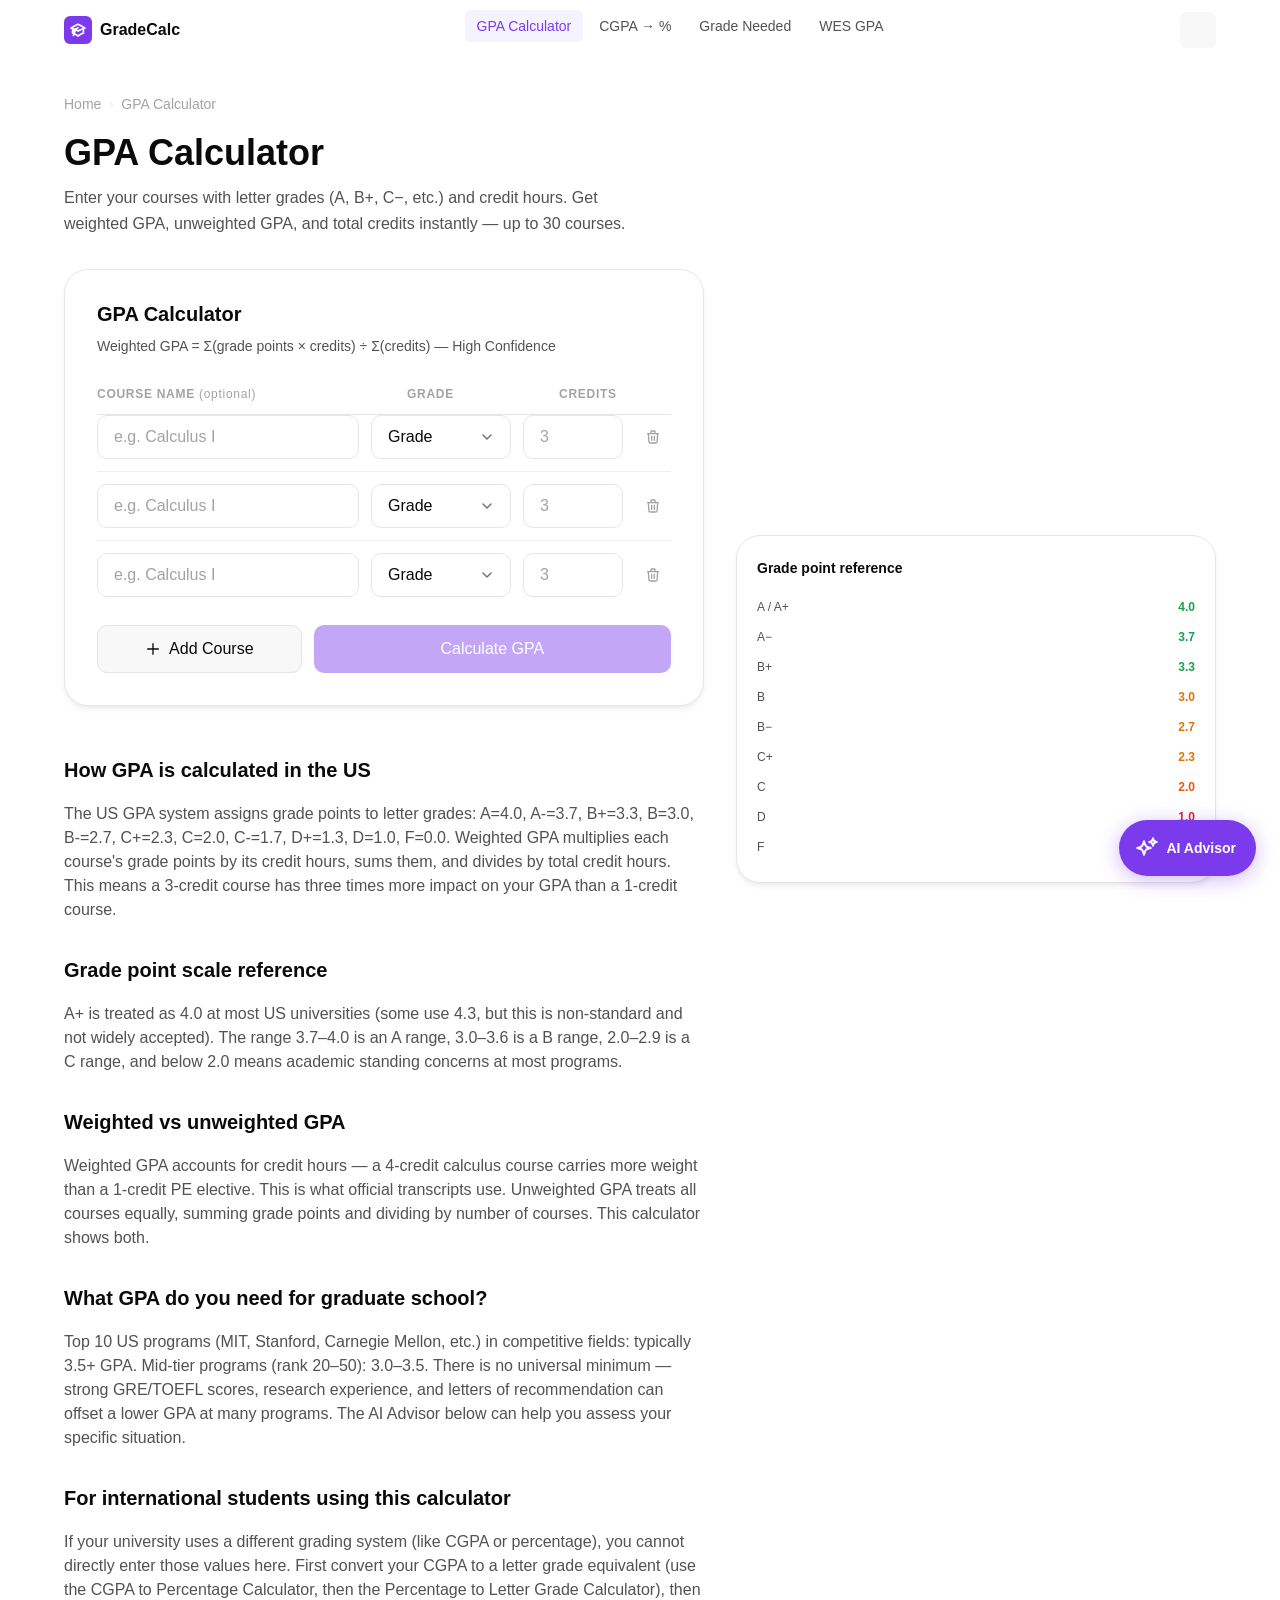
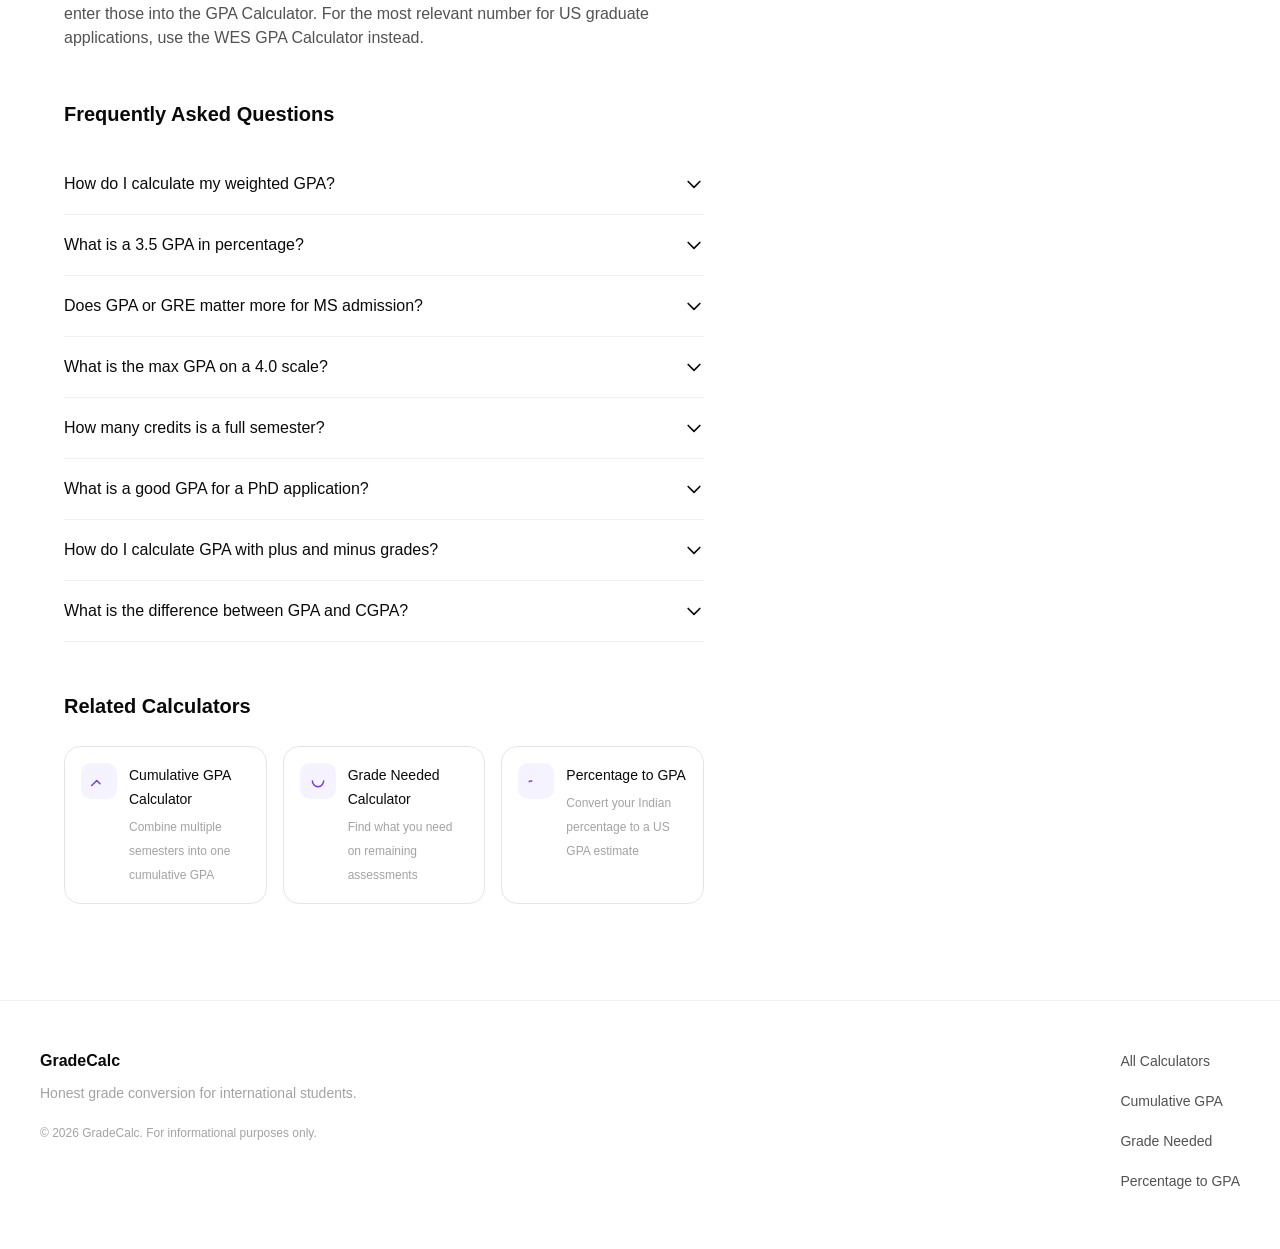
<file: gpa-calculator.html>
<!DOCTYPE html>
<html lang="en" data-page="gpa-calculator">
<head>
  <meta charset="UTF-8">
    <meta name="google-site-verification" content="CssxPSFBASkIHlADn5yYjrQ2UAVMNCqcTbz76W9akkU" />
    <meta name="msvalidate.01" content="DDA20E6E8FFF1E38FF1DE0ED6A67CBF7" />
  <meta name="viewport" content="width=device-width, initial-scale=1.0">
  <title>GPA Calculator — Weighted & Cumulative GPA Online</title>
  <meta name="description" content="Calculate weighted GPA from letter grades and credit hours — up to 30 courses. High Confidence exact arithmetic. Add courses, get instant cumulative GPA on the 4.0 scale.">
  <link rel="canonical" href="https://gradecalc-phi.vercel.app/gpa-calculator.html">
  <meta property="og:type" content="website">
  <meta property="og:url" content="https://gradecalc-phi.vercel.app/gpa-calculator.html">
  <meta property="og:title" content="GPA Calculator — Weighted & Cumulative GPA Online">
  <meta property="og:description" content="Free weighted GPA calculator. Enter letter grades (A, B+, C, etc.) and credit hours for an exact cumulative GPA on the 4.0 scale.">
  <meta name="twitter:card" content="summary">

  <script type="application/ld+json">
  {"@context":"https://schema.org","@type":"BreadcrumbList","itemListElement":[{"@type":"ListItem","position":1,"name":"Home","item":"https://gradecalc-phi.vercel.app/"},{"@type":"ListItem","position":2,"name":"GPA Calculator","item":"https://gradecalc-phi.vercel.app/gpa-calculator.html"}]}</script>
  <script type="application/ld+json">
  {"@context":"https://schema.org","@type":"WebApplication","name":"GPA Calculator","description":"Calculate weighted cumulative GPA from letter grades and credit hours for up to 30 courses.","url":"https://gradecalc-phi.vercel.app/gpa-calculator.html","applicationCategory":"EducationApplication","operatingSystem":"Web Browser","offers":{"@type":"Offer","price":"0","priceCurrency":"USD"}}</script>
  <script type="application/ld+json">
  {"@context":"https://schema.org","@type":"FAQPage","mainEntity":[{"@type":"Question","name":"How do I calculate my GPA?","acceptedAnswer":{"@type":"Answer","text":"Weighted GPA = Σ(grade points × credit hours) ÷ Σ(credit hours). Grade points: A=4.0, A-=3.7, B+=3.3, B=3.0, B-=2.7, C+=2.3, C=2.0, C-=1.7, D+=1.3, D=1.0, F=0.0. Multiply each course's grade points by its credit hours, sum all, divide by total credit hours."}},{"@type":"Question","name":"What is a weighted vs unweighted GPA?","acceptedAnswer":{"@type":"Answer","text":"Weighted GPA accounts for credit hours — courses with more credits have more impact on your GPA. Unweighted GPA treats all courses equally regardless of credits. Most US universities use weighted GPA for official transcripts. This calculator shows both."}},{"@type":"Question","name":"What is a good GPA for grad school?","acceptedAnswer":{"@type":"Answer","text":"For top US MS programs (rank 1–10): 3.5+ is typically competitive. Mid-tier programs (rank 20–50): 3.0–3.5 is often sufficient with strong other parts of the application. Below 3.0 limits options significantly but does not preclude admission to all programs, especially with strong GRE scores and research experience."}},{"@type":"Question","name":"How many credit hours is a typical college course?","acceptedAnswer":{"@type":"Answer","text":"Most US undergraduate lecture courses are 3 credit hours. Lab courses are typically 1 credit. Some courses are 4 credits (with lab) and senior seminars may be 2 credits. Graduate courses are commonly 3 credits. Use the credit hours listed on your official transcript."}},{"@type":"Question","name":"What does A- mean in GPA?","acceptedAnswer":{"@type":"Answer","text":"A- equals 3.7 on the 4.0 GPA scale. The plus/minus system adds precision: A=4.0, A-=3.7, B+=3.3, B=3.0, B-=2.7. Not all universities use plus/minus grading — if your school only awards A, B, C, D, F, enter those letter grades without plus/minus."}},{"@type":"Question","name":"Can I raise my GPA in one semester?","acceptedAnswer":{"@type":"Answer","text":"Yes, but the impact decreases as you accumulate more credits. With 60 credits at 3.0 GPA, earning a perfect 4.0 on 15 credits raises your cumulative to 3.2. The more credits you have, the less each semester moves your cumulative GPA. Use the Cumulative GPA Calculator to plan which semester's grades matter most."}},{"@type":"Question","name":"What grade point is a B+?","acceptedAnswer":{"@type":"Answer","text":"B+ equals 3.3 grade points on the 4.0 scale. The full plus/minus system: A+=4.0, A=4.0, A-=3.7, B+=3.3, B=3.0, B-=2.7, C+=2.3, C=2.0, C-=1.7, D+=1.3, D=1.0, D-=0.7, F=0.0. Note that most US universities treat A+ as 4.0, not 4.3."}},{"@type":"Question","name":"How do I calculate GPA from percentage?","acceptedAnswer":{"@type":"Answer","text":"Convert percentage to letter grade first (93%+ = A, 90–92% = A-, 87–89% = B+, etc.), then use the letter grade to find grade points. Enter those into the GPA Calculator with your credit hours. Alternatively, use the Percentage to GPA Calculator for a direct conversion."}}]}</script>

  <link rel="stylesheet" href="/css/tokens.css">
  <link rel="stylesheet" href="/css/base.css">
  <link rel="stylesheet" href="/css/components.css">
  <link rel="stylesheet" href="/css/layout.css">
  <link rel="stylesheet" href="/css/animations.css">
  <style>
    .course-row { display:grid; grid-template-columns:1fr 140px 100px auto; gap:var(--space-3); align-items:center; padding:var(--space-3) 0; border-bottom:1px solid var(--color-border-subtle); }
    .course-row:last-of-type { border-bottom:none; }
    .course-row .input,.course-row .select { height:44px; }
    @media(max-width:600px){ .course-row { grid-template-columns:1fr 1fr; gap:var(--space-2); } .course-row .course-name { grid-column:1/-1; } }
    .remove-btn { background:none; border:none; cursor:pointer; color:var(--color-text-tertiary); padding:var(--space-2); border-radius:var(--radius-sm); transition:color var(--transition-fast),background var(--transition-fast); display:flex; align-items:center; min-width:36px; min-height:36px; justify-content:center; }
    .remove-btn:hover { color:var(--color-error); background:var(--color-error-subtle); }
    .gpa-summary { display:grid; grid-template-columns:1fr 1fr 1fr; gap:var(--space-4); margin-top:var(--space-4); }
    @media(max-width:500px){ .gpa-summary { grid-template-columns:1fr 1fr; } }
    .gpa-stat { background:var(--color-bg-secondary); border:1px solid var(--color-border); border-radius:var(--radius-md); padding:var(--space-4); text-align:center; }
    .gpa-stat__value { font-size:var(--text-2xl); font-weight:var(--font-weight-bold); color:var(--color-success); }
    .gpa-stat__label { font-size:var(--text-xs); color:var(--color-text-tertiary); margin-top:var(--space-1); }
  </style>
</head>
<body class="page-fade-in">
  <a href="#main" class="skip-link">Skip to main content</a>
  <nav class="navbar" id="navbar">
    <div class="navbar__inner">
      <a href="/" class="navbar__logo"><div class="navbar__logo-icon" aria-hidden="true"><svg xmlns="http://www.w3.org/2000/svg" width="16" height="16" fill="none" viewBox="0 0 24 24" stroke="currentColor" stroke-width="2.5"><path stroke-linecap="round" stroke-linejoin="round" d="M4.26 10.147a60.436 60.436 0 00-.491 6.347A48.627 48.627 0 0112 20.904a48.627 48.627 0 018.232-4.41 60.46 60.46 0 00-.491-6.347m-15.482 0a50.57 50.57 0 00-2.658-.813A59.905 59.905 0 0112 3.493a59.902 59.902 0 0110.399 5.84c-.896.248-1.783.52-2.658.814m-15.482 0A50.697 50.697 0 0112 13.489a50.702 50.702 0 017.74-3.342M6.75 15a.75.75 0 100-1.5.75.75 0 000 1.5zm0 0v-3.675A55.378 55.378 0 0112 8.443m-7.007 11.55A5.981 5.981 0 006.75 15.75v-1.5"/></svg></div>GradeCalc</a>
      <ul class="navbar__links" role="list">
        <li><a href="/gpa-calculator.html" class="navbar__link navbar__link--active">GPA Calculator</a></li>
        <li><a href="/cgpa-to-percentage.html" class="navbar__link">CGPA → %</a></li>
        <li><a href="/grade-needed-calculator.html" class="navbar__link">Grade Needed</a></li>
        <li><a href="/wes-gpa-calculator.html" class="navbar__link">WES GPA</a></li>
      </ul>
      <div class="navbar__actions">
        <button class="theme-toggle" data-action="toggle-theme" aria-label="Toggle dark mode"><span data-theme-icon aria-hidden="true"></span></button>
        <button class="nav-hamburger" id="nav-hamburger" aria-label="Open menu" aria-expanded="false"><svg xmlns="http://www.w3.org/2000/svg" width="20" height="20" fill="none" viewBox="0 0 24 24" stroke="currentColor" stroke-width="2"><path stroke-linecap="round" stroke-linejoin="round" d="M3.75 6.75h16.5M3.75 12h16.5m-16.5 5.25h16.5"/></svg></button>
      </div>
    </div>
  </nav>
  <div class="nav-overlay" id="nav-overlay" aria-hidden="true"></div>
  <nav class="nav-drawer" id="nav-drawer" aria-label="Mobile navigation">
    <button class="nav-drawer__close" id="nav-close" aria-label="Close menu"><svg xmlns="http://www.w3.org/2000/svg" width="20" height="20" fill="none" viewBox="0 0 24 24" stroke="currentColor" stroke-width="2"><path stroke-linecap="round" stroke-linejoin="round" d="M6 18L18 6M6 6l12 12"/></svg></button>
    <a href="/" class="nav-drawer__link">Home</a>
    <a href="/gpa-calculator.html" class="nav-drawer__link">GPA Calculator</a>
    <a href="/cgpa-to-percentage.html" class="nav-drawer__link">CGPA to Percentage</a>
    <a href="/percentage-to-gpa.html" class="nav-drawer__link">Percentage to GPA</a>
    <a href="/wes-gpa-calculator.html" class="nav-drawer__link">WES GPA Calculator</a>
    <a href="/grade-needed-calculator.html" class="nav-drawer__link">Grade Needed</a>
  </nav>

  <main id="main" class="page-main">
    <div class="page-header">
      <nav class="page-header__breadcrumb" aria-label="Breadcrumb"><a href="/">Home</a><span class="page-header__breadcrumb__sep">›</span><span aria-current="page">GPA Calculator</span></nav>
      <h1 class="page-header__title">GPA Calculator</h1>
      <p class="page-header__desc">Enter your courses with letter grades (A, B+, C−, etc.) and credit hours. Get weighted GPA, unweighted GPA, and total credits instantly — up to 30 courses.</p>
    </div>

    <div class="calc-layout">
      <div class="calc-layout__main">
        <div class="calc-card">
          <div class="calc-card__header">
            <div class="calc-card__title">GPA Calculator</div>
            <div class="calc-card__subtitle">Weighted GPA = Σ(grade points × credits) ÷ Σ(credits) — High Confidence</div>
          </div>

          <!-- Course table header -->
          <div style="display:grid;grid-template-columns:1fr 140px 100px auto;gap:var(--space-3);padding-bottom:var(--space-2);border-bottom:1px solid var(--color-border);">
            <div style="font-size:var(--text-xs);font-weight:var(--font-weight-semibold);color:var(--color-text-tertiary);text-transform:uppercase;letter-spacing:.06em;">Course name <span style="font-weight:400;text-transform:none;">(optional)</span></div>
            <div style="font-size:var(--text-xs);font-weight:var(--font-weight-semibold);color:var(--color-text-tertiary);text-transform:uppercase;letter-spacing:.06em;">Grade</div>
            <div style="font-size:var(--text-xs);font-weight:var(--font-weight-semibold);color:var(--color-text-tertiary);text-transform:uppercase;letter-spacing:.06em;">Credits</div>
            <div></div>
          </div>

          <div id="courses-list" aria-label="Course list"></div>

          <div style="display:flex;gap:var(--space-3);margin-top:var(--space-4);">
            <button id="add-course-btn" class="btn btn--secondary" style="flex:1;">
              <svg xmlns="http://www.w3.org/2000/svg" width="16" height="16" fill="none" viewBox="0 0 24 24" stroke="currentColor" stroke-width="2" aria-hidden="true"><path stroke-linecap="round" stroke-linejoin="round" d="M12 4v16m8-8H4"/></svg>
              Add Course
            </button>
            <button id="calc-btn" class="btn btn--primary" style="flex:2;" disabled>Calculate GPA</button>
          </div>

          <!-- Results -->
          <div id="gpa-results" style="display:none;margin-top:var(--space-6);">
            <div class="gpa-summary" id="gpa-summary"></div>
            <div style="margin-top:var(--space-3);font-size:var(--text-xs);color:var(--color-text-tertiary);text-align:center;">
              <span class="badge badge--high"><span class="badge__dot"></span>High Confidence — exact arithmetic</span>
            </div>
          </div>
        </div>

        <div class="content-section">
          <div class="prose">
            <h2>How GPA is calculated in the US</h2>
            <p>The US GPA system assigns grade points to letter grades: A=4.0, A-=3.7, B+=3.3, B=3.0, B-=2.7, C+=2.3, C=2.0, C-=1.7, D+=1.3, D=1.0, F=0.0. Weighted GPA multiplies each course's grade points by its credit hours, sums them, and divides by total credit hours. This means a 3-credit course has three times more impact on your GPA than a 1-credit course.</p>

            <h2>Grade point scale reference</h2>
            <p>A+ is treated as 4.0 at most US universities (some use 4.3, but this is non-standard and not widely accepted). The range 3.7–4.0 is an A range, 3.0–3.6 is a B range, 2.0–2.9 is a C range, and below 2.0 means academic standing concerns at most programs.</p>

            <h2>Weighted vs unweighted GPA</h2>
            <p>Weighted GPA accounts for credit hours — a 4-credit calculus course carries more weight than a 1-credit PE elective. This is what official transcripts use. Unweighted GPA treats all courses equally, summing grade points and dividing by number of courses. This calculator shows both.</p>

            <h2>What GPA do you need for graduate school?</h2>
            <p>Top 10 US programs (MIT, Stanford, Carnegie Mellon, etc.) in competitive fields: typically 3.5+ GPA. Mid-tier programs (rank 20–50): 3.0–3.5. There is no universal minimum — strong GRE/TOEFL scores, research experience, and letters of recommendation can offset a lower GPA at many programs. The AI Advisor below can help you assess your specific situation.</p>

            <h2>For international students using this calculator</h2>
            <p>If your university uses a different grading system (like CGPA or percentage), you cannot directly enter those values here. First convert your CGPA to a letter grade equivalent (use the CGPA to Percentage Calculator, then the Percentage to Letter Grade Calculator), then enter those into the GPA Calculator. For the most relevant number for US graduate applications, use the WES GPA Calculator instead.</p>
          </div>

          <div class="faq-section" id="faq">
            <h2 class="section-title" style="margin-top:var(--space-12);">Frequently Asked Questions</h2>
            <div class="faq-item"><button class="faq-question" aria-expanded="false">How do I calculate my weighted GPA?<svg class="faq-question__chevron" xmlns="http://www.w3.org/2000/svg" width="20" height="20" fill="none" viewBox="0 0 24 24" stroke="currentColor" stroke-width="2"><path stroke-linecap="round" stroke-linejoin="round" d="M19 9l-7 7-7-7"/></svg></button><div class="faq-answer"><div class="faq-answer__content">Weighted GPA = Σ(grade points × credit hours) ÷ Σ(credit hours). Example: A in 3-credit course (4.0×3=12) + B+ in 3-credit course (3.3×3=9.9) + B in 2-credit course (3.0×2=6.0) = 27.9 ÷ 8 = 3.49 GPA. This is exact arithmetic — High Confidence.</div></div></div>
            <div class="faq-item"><button class="faq-question" aria-expanded="false">What is a 3.5 GPA in percentage?<svg class="faq-question__chevron" xmlns="http://www.w3.org/2000/svg" width="20" height="20" fill="none" viewBox="0 0 24 24" stroke="currentColor" stroke-width="2"><path stroke-linecap="round" stroke-linejoin="round" d="M19 9l-7 7-7-7"/></svg></button><div class="faq-answer"><div class="faq-answer__content">3.5 GPA falls between B+ (3.3) and A- (3.7), roughly equivalent to 88–90% in the US grading system. For Indian students, note that this is not directly comparable to Indian percentages — Indian grading is typically harder, and 70% at an Indian university can be a stronger academic achievement than 88% at an American university.</div></div></div>
            <div class="faq-item"><button class="faq-question" aria-expanded="false">Does GPA or GRE matter more for MS admission?<svg class="faq-question__chevron" xmlns="http://www.w3.org/2000/svg" width="20" height="20" fill="none" viewBox="0 0 24 24" stroke="currentColor" stroke-width="2"><path stroke-linecap="round" stroke-linejoin="round" d="M19 9l-7 7-7-7"/></svg></button><div class="faq-answer"><div class="faq-answer__content">Both matter, but GPA typically carries more weight because it represents four years of academic performance. A strong GRE can partially offset a lower GPA, especially if the GRE Quant score is exceptional (167+). However, many programs have gone GRE-optional since 2020, making GPA and research experience the primary criteria for many schools.</div></div></div>
            <div class="faq-item"><button class="faq-question" aria-expanded="false">What is the max GPA on a 4.0 scale?<svg class="faq-question__chevron" xmlns="http://www.w3.org/2000/svg" width="20" height="20" fill="none" viewBox="0 0 24 24" stroke="currentColor" stroke-width="2"><path stroke-linecap="round" stroke-linejoin="round" d="M19 9l-7 7-7-7"/></svg></button><div class="faq-answer"><div class="faq-answer__content">4.0 is the maximum on the standard US scale. Some schools use A+=4.3, which would allow a GPA above 4.0, but this is non-standard. For graduate applications, all GPAs are normalized to the 4.0 scale. A 4.0 means straight A's (or A+'s) in all courses weighted by credit hours.</div></div></div>
            <div class="faq-item"><button class="faq-question" aria-expanded="false">How many credits is a full semester?<svg class="faq-question__chevron" xmlns="http://www.w3.org/2000/svg" width="20" height="20" fill="none" viewBox="0 0 24 24" stroke="currentColor" stroke-width="2"><path stroke-linecap="round" stroke-linejoin="round" d="M19 9l-7 7-7-7"/></svg></button><div class="faq-answer"><div class="faq-answer__content">A typical US undergraduate semester is 12–18 credit hours. Full-time status is usually 12+ credits. A standard course load is 15 credits (five 3-credit courses). Graduate semesters are typically 9–12 credits. Check your academic plan or transcript to confirm the exact credits for each course.</div></div></div>
            <div class="faq-item"><button class="faq-question" aria-expanded="false">What is a good GPA for a PhD application?<svg class="faq-question__chevron" xmlns="http://www.w3.org/2000/svg" width="20" height="20" fill="none" viewBox="0 0 24 24" stroke="currentColor" stroke-width="2"><path stroke-linecap="round" stroke-linejoin="round" d="M19 9l-7 7-7-7"/></svg></button><div class="faq-answer"><div class="faq-answer__content">PhD programs are highly selective and typically expect 3.5+ GPA, though the research fit with the professor matters more than any single metric. Many strong PhD candidates have 3.3–3.4 overall GPA but a 3.8+ in their major field. A strong research paper, publications, or a compelling writing sample can outweigh a sub-3.5 GPA.</div></div></div>
            <div class="faq-item"><button class="faq-question" aria-expanded="false">How do I calculate GPA with plus and minus grades?<svg class="faq-question__chevron" xmlns="http://www.w3.org/2000/svg" width="20" height="20" fill="none" viewBox="0 0 24 24" stroke="currentColor" stroke-width="2"><path stroke-linecap="round" stroke-linejoin="round" d="M19 9l-7 7-7-7"/></svg></button><div class="faq-answer"><div class="faq-answer__content">The plus/minus system: A=4.0, A-=3.7, B+=3.3, B=3.0, B-=2.7, C+=2.3, C=2.0, C-=1.7, D+=1.3, D=1.0, F=0.0. Enter these exactly in the grade dropdown. The GPA Calculator handles all combinations. Note: D- (0.7) is rarely used — check your institution's grade policy.</div></div></div>
            <div class="faq-item"><button class="faq-question" aria-expanded="false">What is the difference between GPA and CGPA?<svg class="faq-question__chevron" xmlns="http://www.w3.org/2000/svg" width="20" height="20" fill="none" viewBox="0 0 24 24" stroke="currentColor" stroke-width="2"><path stroke-linecap="round" stroke-linejoin="round" d="M19 9l-7 7-7-7"/></svg></button><div class="faq-answer"><div class="faq-answer__content">CGPA (Cumulative Grade Point Average) is the Indian equivalent of cumulative GPA — the average of all grade points across all semesters and courses. Both are weighted averages, but they use different scales (CGPA typically 0–10 in India; GPA 0–4.0 in the US) and different grade point assignments. They cannot be directly compared without conversion.</div></div></div>
          </div>

          <div class="related-section">
            <h2 class="section-title">Related Calculators</h2>
            <div class="related-grid">
              <a href="/cumulative-gpa-calculator.html" class="related-card"><div class="related-card__icon"><svg xmlns="http://www.w3.org/2000/svg" width="18" height="18" fill="none" viewBox="0 0 24 24" stroke="currentColor" stroke-width="2"><path stroke-linecap="round" stroke-linejoin="round" d="M2.25 18L9 11.25l4.306 4.307"/></svg></div><div><div class="related-card__title">Cumulative GPA Calculator</div><div class="related-card__desc">Combine multiple semesters into one cumulative GPA</div></div></a>
              <a href="/grade-needed-calculator.html" class="related-card"><div class="related-card__icon"><svg xmlns="http://www.w3.org/2000/svg" width="18" height="18" fill="none" viewBox="0 0 24 24" stroke="currentColor" stroke-width="2"><path stroke-linecap="round" stroke-linejoin="round" d="M4.5 12a7.5 7.5 0 0015 0"/></svg></div><div><div class="related-card__title">Grade Needed Calculator</div><div class="related-card__desc">Find what you need on remaining assessments</div></div></a>
              <a href="/percentage-to-gpa.html" class="related-card"><div class="related-card__icon"><svg xmlns="http://www.w3.org/2000/svg" width="18" height="18" fill="none" viewBox="0 0 24 24" stroke="currentColor" stroke-width="2"><path stroke-linecap="round" stroke-linejoin="round" d="M3 13.125C3 12.504 3.504 12 4.125 12h2.25"/></svg></div><div><div class="related-card__title">Percentage to GPA</div><div class="related-card__desc">Convert your Indian percentage to a US GPA estimate</div></div></a>
            </div>
          </div>
        </div>
      </div>

      <aside class="calc-layout__sidebar">
        <div class="ad-slot ad-slot--sidebar" data-position="sidebar" aria-hidden="true"></div>
        <div class="calc-card" style="padding:var(--space-5);">
          <div style="font-size:var(--text-sm);font-weight:var(--font-weight-semibold);margin-bottom:var(--space-3);">Grade point reference</div>
          <table style="width:100%;font-size:var(--text-xs);border-collapse:collapse;">
            <tbody>
              <tr><td style="padding:3px 0;color:var(--color-text-secondary);">A / A+</td><td style="text-align:right;font-weight:600;color:var(--color-success);">4.0</td></tr>
              <tr><td style="padding:3px 0;color:var(--color-text-secondary);">A−</td><td style="text-align:right;font-weight:600;color:var(--color-success);">3.7</td></tr>
              <tr><td style="padding:3px 0;color:var(--color-text-secondary);">B+</td><td style="text-align:right;font-weight:600;color:var(--color-success);">3.3</td></tr>
              <tr><td style="padding:3px 0;color:var(--color-text-secondary);">B</td><td style="text-align:right;font-weight:600;color:var(--color-warning);">3.0</td></tr>
              <tr><td style="padding:3px 0;color:var(--color-text-secondary);">B−</td><td style="text-align:right;font-weight:600;color:var(--color-warning);">2.7</td></tr>
              <tr><td style="padding:3px 0;color:var(--color-text-secondary);">C+</td><td style="text-align:right;font-weight:600;color:var(--color-warning);">2.3</td></tr>
              <tr><td style="padding:3px 0;color:var(--color-text-secondary);">C</td><td style="text-align:right;color:#ea580c;font-weight:600;">2.0</td></tr>
              <tr><td style="padding:3px 0;color:var(--color-text-secondary);">D</td><td style="text-align:right;color:var(--color-error);font-weight:600;">1.0</td></tr>
              <tr><td style="padding:3px 0;color:var(--color-text-secondary);">F</td><td style="text-align:right;color:var(--color-error);font-weight:600;">0.0</td></tr>
            </tbody>
          </table>
        </div>
      </aside>
    </div>
  </main>

  <footer class="footer">
    <div class="footer__inner">
      <div><a href="/" class="footer__brand">GradeCalc</a><p class="footer__tagline">Honest grade conversion for international students.</p><p class="footer__copy">© 2026 GradeCalc. For informational purposes only.</p></div>
      <ul class="footer__links">
        <li><a href="/" class="footer__link">All Calculators</a></li>
        <li><a href="/cumulative-gpa-calculator.html" class="footer__link">Cumulative GPA</a></li>
        <li><a href="/grade-needed-calculator.html" class="footer__link">Grade Needed</a></li>
        <li><a href="/percentage-to-gpa.html" class="footer__link">Percentage to GPA</a></li>
      </ul>
    </div>
  </footer>

  <script src="/js/analytics.js" defer></script>
  <script src="/js/calculators.js" defer></script>
  <script src="/js/validation.js" defer></script>
  <script src="/js/ui.js" defer></script>
  <script src="/js/ai-advisor.js" defer></script>
  <script defer>
  document.addEventListener('DOMContentLoaded', function() {
    const GRADES = ['A','A+','A-','B+','B','B-','C+','C','C-','D+','D','F'];
    const coursesList = document.getElementById('courses-list');
    const addBtn = document.getElementById('add-course-btn');
    const calcBtn = document.getElementById('calc-btn');
    const resultsDiv = document.getElementById('gpa-results');
    const summaryDiv = document.getElementById('gpa-summary');
    let courseCount = 0;

    function gradeSelect(id) {
      return `<div class="select-wrapper"><select class="select grade-select" id="grade-${id}" aria-label="Grade"><option value="">Grade</option>${GRADES.map(g=>`<option value="${g}">${g}</option>`).join('')}</select></div>`;
    }

    function addCourse() {
      if (courseCount >= 30) return;
      courseCount++;
      const id = courseCount;
      const row = document.createElement('div');
      row.className = 'course-row';
      row.dataset.id = id;
      row.innerHTML = `
        <input type="text" class="input course-name" placeholder="e.g. Calculus I" aria-label="Course name (optional)" autocomplete="off">
        ${gradeSelect(id)}
        <input type="number" class="input credits-input" placeholder="3" min="0.5" max="12" step="0.5" inputmode="decimal" aria-label="Credit hours">
        <button class="remove-btn" aria-label="Remove course" title="Remove">
          <svg xmlns="http://www.w3.org/2000/svg" width="16" height="16" fill="none" viewBox="0 0 24 24" stroke="currentColor" stroke-width="2"><path stroke-linecap="round" stroke-linejoin="round" d="M19 7l-.867 12.142A2 2 0 0116.138 21H7.862a2 2 0 01-1.995-1.858L5 7m5 4v6m4-6v6m1-10V4a1 1 0 00-1-1h-4a1 1 0 00-1 1v3M4 7h16"/></svg>
        </button>`;
      row.querySelector('.remove-btn').addEventListener('click', () => { row.remove(); checkValid(); });
      row.querySelector('.grade-select').addEventListener('change', checkValid);
      row.querySelector('.credits-input').addEventListener('input', checkValid);
      coursesList.appendChild(row);
      checkValid();
      if (courseCount >= 30) addBtn.disabled = true;
    }

    function checkValid() {
      const rows = coursesList.querySelectorAll('.course-row');
      let valid = rows.length > 0;
      rows.forEach(r => {
        const g = r.querySelector('.grade-select').value;
        const c = parseFloat(r.querySelector('.credits-input').value);
        if (!g || isNaN(c) || c <= 0) valid = false;
      });
      calcBtn.disabled = !valid;
    }

    function calculate() {
      const rows = coursesList.querySelectorAll('.course-row');
      const courses = [];
      rows.forEach(r => {
        const grade = r.querySelector('.grade-select').value;
        const credits = parseFloat(r.querySelector('.credits-input').value);
        if (grade && !isNaN(credits) && credits > 0) courses.push({ grade, credits });
      });

      const result = window.Calculators.calculateUSGPA(courses);
      if (result.error) return;

      const gpaColor = result.weightedGPA >= 3.7 ? 'var(--color-success)' : result.weightedGPA >= 3.0 ? 'var(--color-warning)' : 'var(--color-error)';

      summaryDiv.innerHTML = `
        <div class="gpa-stat"><div class="gpa-stat__value" style="color:${gpaColor}">${result.weightedGPA}</div><div class="gpa-stat__label">Weighted GPA</div></div>
        <div class="gpa-stat"><div class="gpa-stat__value" style="color:${gpaColor}">${result.unweightedGPA}</div><div class="gpa-stat__label">Unweighted GPA</div></div>
        <div class="gpa-stat"><div class="gpa-stat__value">${result.totalCredits}</div><div class="gpa-stat__label">Total Credits</div></div>`;

      resultsDiv.style.display = 'block';

      if (window.AiAdvisor) window.AiAdvisor.setInputData({ gpa: result.weightedGPA, courses: result.courseCount, calculator: 'gpa_calculator' });
      if (window.Analytics) window.Analytics.calculatorUsed('gpa_calculator');
    }

    addBtn.addEventListener('click', addCourse);
    calcBtn.addEventListener('click', calculate);

    // Start with 3 courses
    addCourse(); addCourse(); addCourse();
  });
  </script>
</body>
</html>
</file>
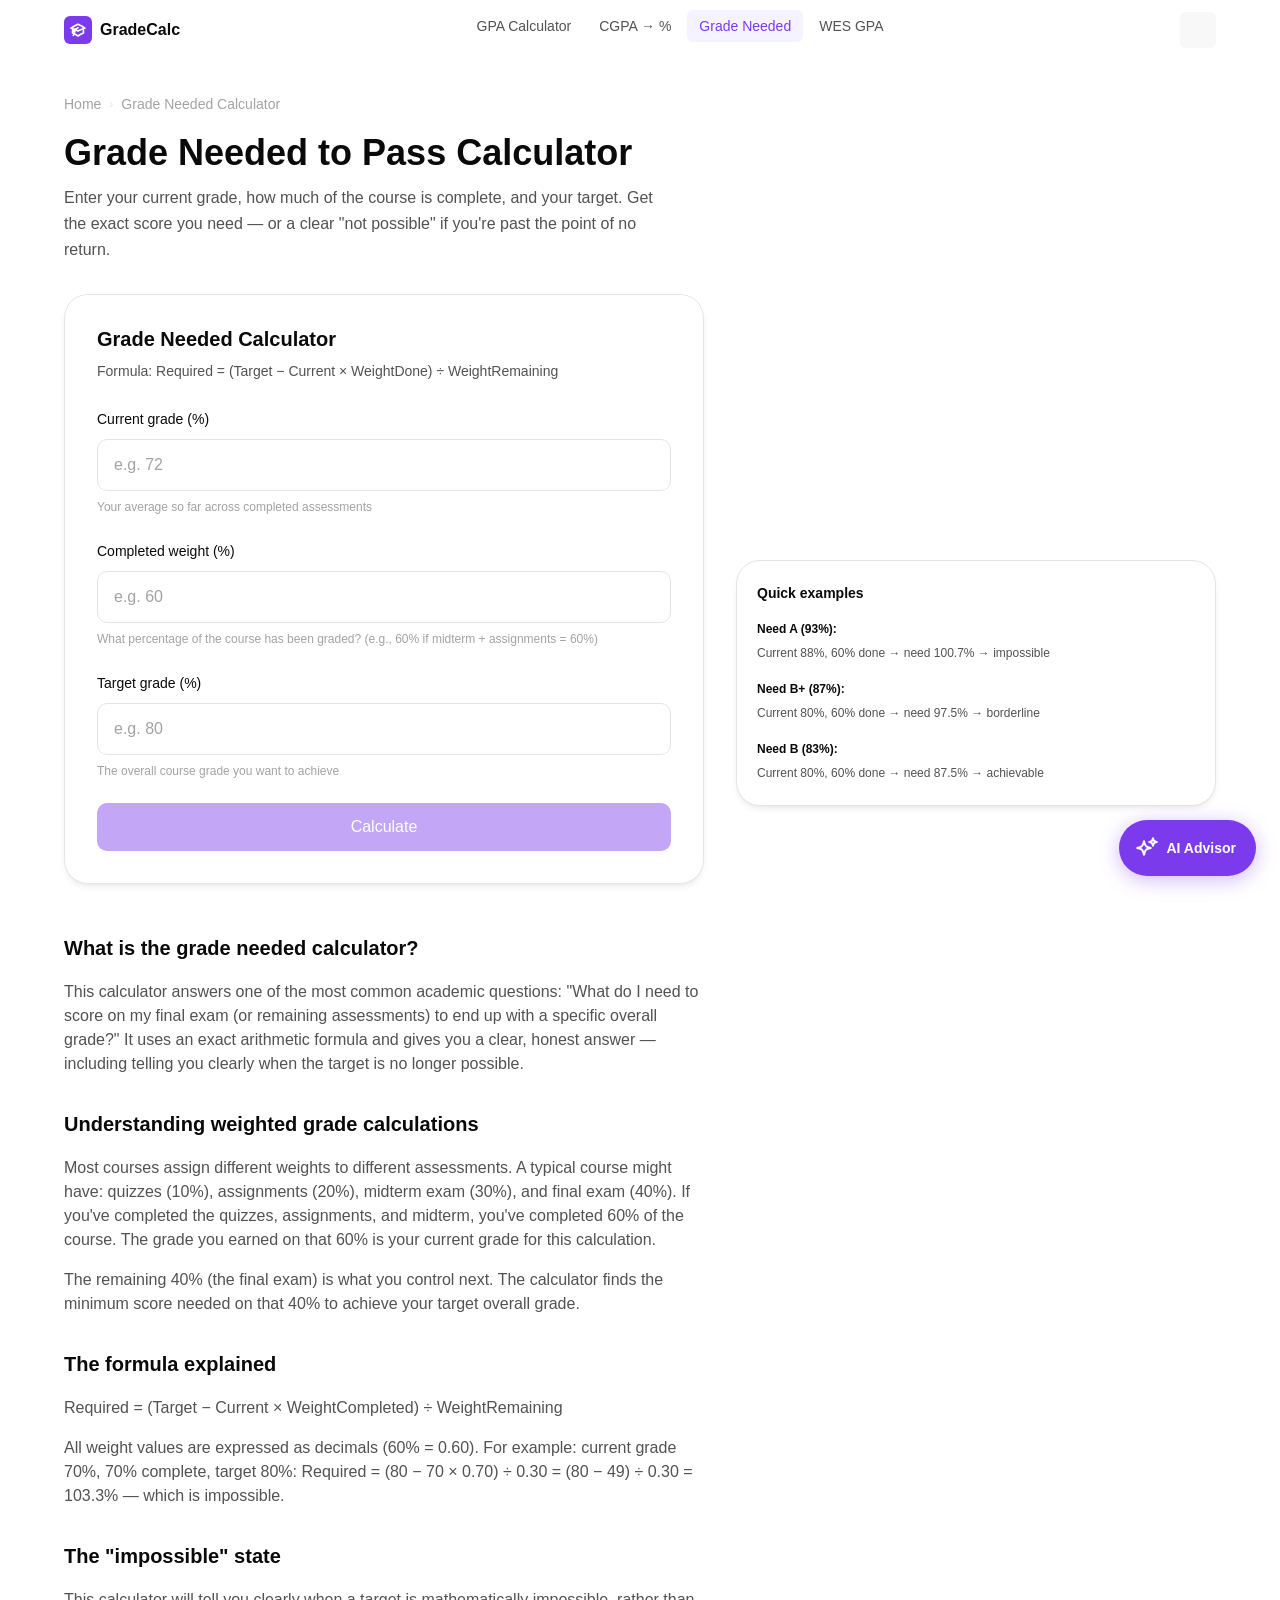
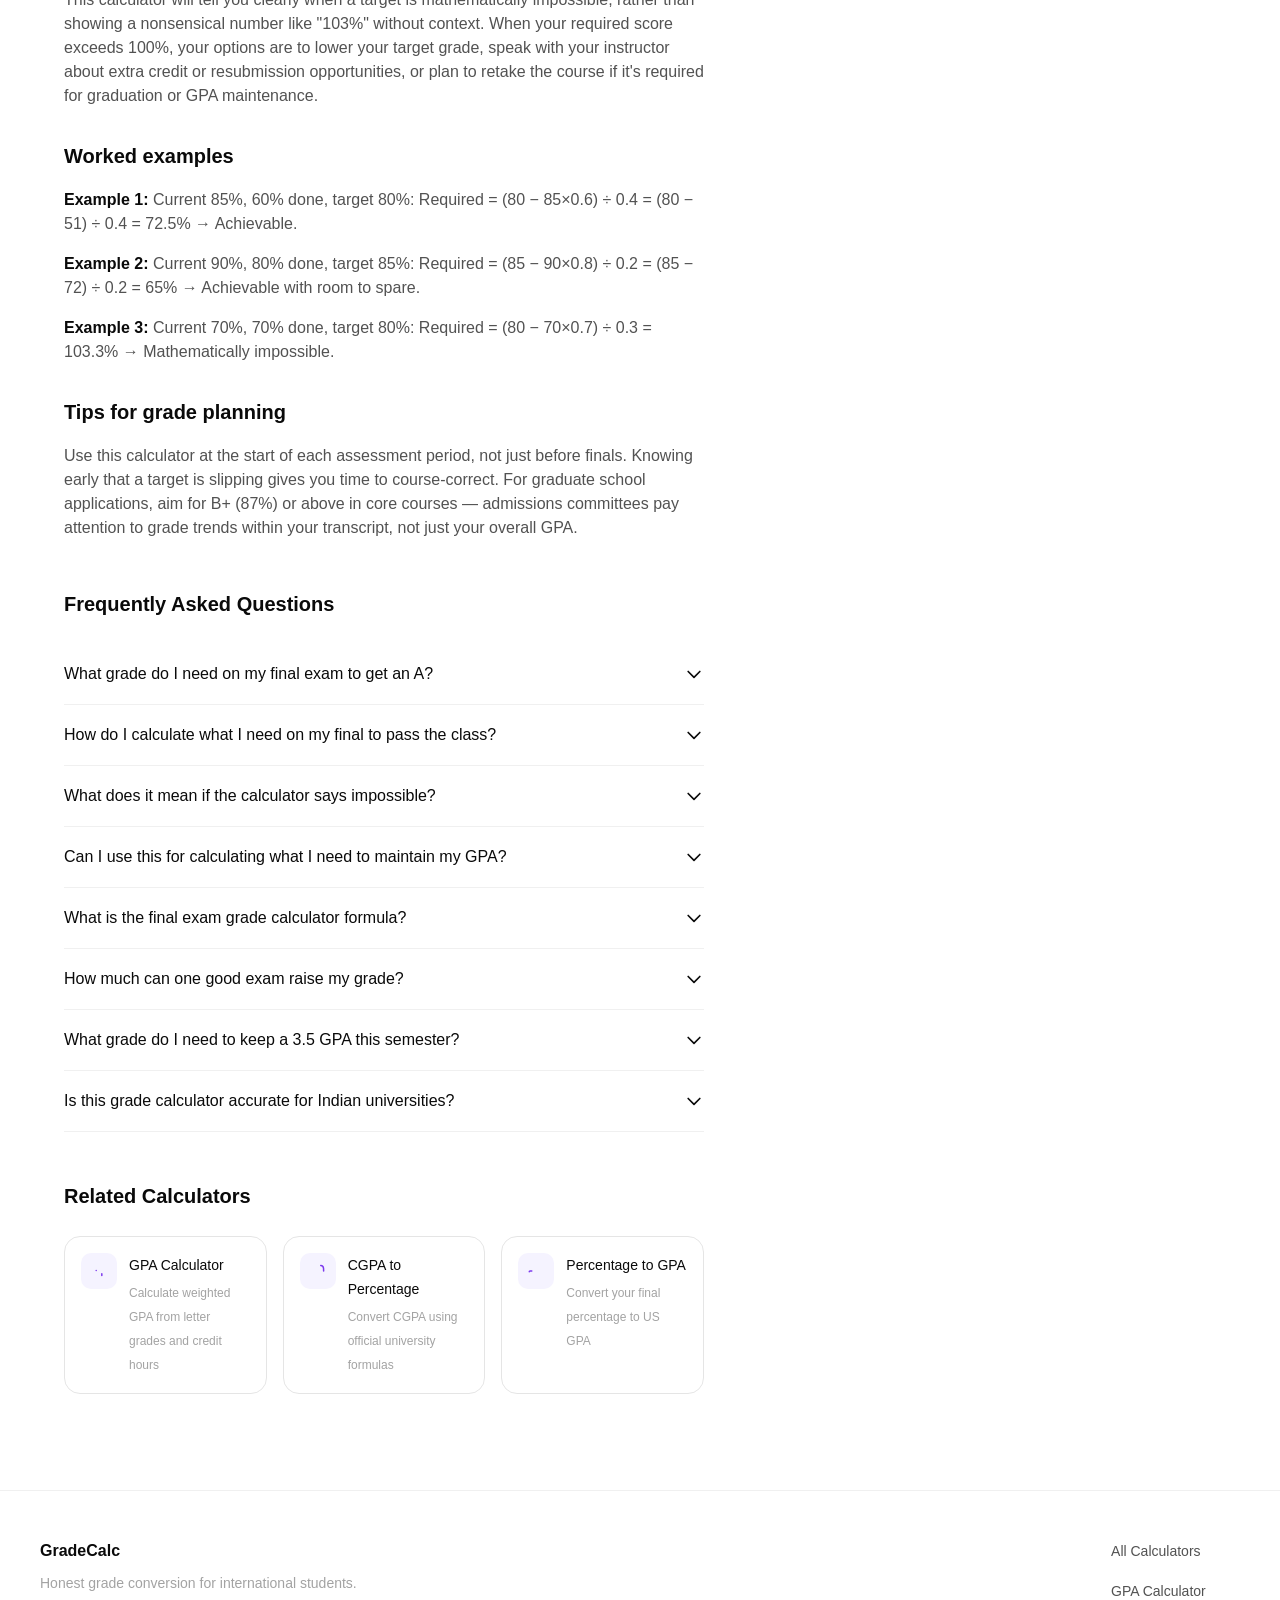
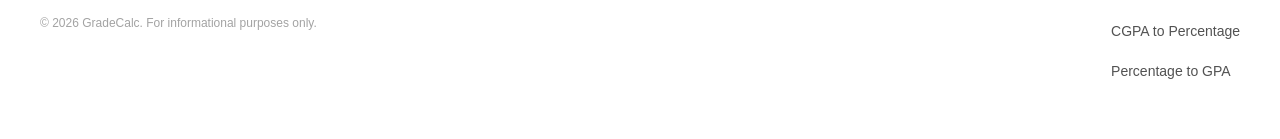
<file: grade-needed-calculator.html>
<!DOCTYPE html>
<html lang="en" data-page="grade-needed">
<head>
  <meta charset="UTF-8">
    <meta name="google-site-verification" content="CssxPSFBASkIHlADn5yYjrQ2UAVMNCqcTbz76W9akkU" />
    <meta name="msvalidate.01" content="DDA20E6E8FFF1E38FF1DE0ED6A67CBF7" />
  <meta name="viewport" content="width=device-width, initial-scale=1.0">
  <title>Grade Needed Calculator — What Score Do I Need to Pass?</title>
  <meta name="description" content="Find the exact grade you need on remaining assessments to hit your target. Shows if your goal is achievable or mathematically impossible. Free, instant results.">
  <link rel="canonical" href="https://gradecalc-phi.vercel.app/grade-needed-calculator.html">
  <meta property="og:type" content="website">
  <meta property="og:url" content="https://gradecalc-phi.vercel.app/grade-needed-calculator.html">
  <meta property="og:title" content="Grade Needed Calculator — What Score Do I Need to Pass?">
  <meta property="og:description" content="Enter current grade, completed weight, and target — get the exact score you need on remaining assessments or a clear impossible warning.">
  <meta name="twitter:card" content="summary">

  <script type="application/ld+json">
  {"@context":"https://schema.org","@type":"BreadcrumbList","itemListElement":[{"@type":"ListItem","position":1,"name":"Home","item":"https://gradecalc-phi.vercel.app/"},{"@type":"ListItem","position":2,"name":"Grade Needed Calculator","item":"https://gradecalc-phi.vercel.app/grade-needed-calculator.html"}]}</script>

  <script type="application/ld+json">
  {"@context":"https://schema.org","@type":"WebApplication","name":"Grade Needed Calculator","description":"Calculate the exact grade you need on remaining assessments to achieve your target grade.","url":"https://gradecalc-phi.vercel.app/grade-needed-calculator.html","applicationCategory":"EducationApplication","operatingSystem":"Web Browser","offers":{"@type":"Offer","price":"0","priceCurrency":"USD"}}</script>

  <script type="application/ld+json">
  {"@context":"https://schema.org","@type":"FAQPage","mainEntity":[{"@type":"Question","name":"What grade do I need on my final exam to pass?","acceptedAnswer":{"@type":"Answer","text":"Use the Grade Needed Calculator: enter your current overall grade, the percentage of the course already completed, and your passing target (e.g., 50% or 60%). The formula is: Required = (Target − Current × WeightDone) ÷ WeightRemaining. If the result is over 100%, passing is no longer mathematically possible."}},{"@type":"Question","name":"How do I calculate what grade I need?","acceptedAnswer":{"@type":"Answer","text":"Required grade = (Target − Current × (1 − Remaining Weight)) ÷ Remaining Weight. For example: current grade 70%, 70% of the course done, target 80%. Required = (80 − 70×0.7) ÷ 0.3 = (80 − 49) ÷ 0.3 = 103.3% — mathematically impossible."}},{"@type":"Question","name":"Is it possible to raise my GPA in one semester?","acceptedAnswer":{"@type":"Answer","text":"Yes, but the impact decreases as you accumulate more credits. Early in your degree, one strong semester can significantly move your cumulative GPA. Later on, even a 4.0 semester has limited impact. The Grade Needed Calculator helps you plan what you need this semester to hit a specific term GPA target."}},{"@type":"Question","name":"What is the formula for grade needed to pass?","acceptedAnswer":{"@type":"Answer","text":"Required = (Target Grade − Current Grade × Weight Completed) ÷ Weight Remaining. All values in decimal form for Weight values (e.g., 70% completed = 0.70). If Required > 100, it is mathematically impossible. This is an exact arithmetic formula — High Confidence."}},{"@type":"Question","name":"What if I need more than 100% on my final?","acceptedAnswer":{"@type":"Answer","text":"If the calculator shows more than 100% is required, your target grade is no longer mathematically achievable given your current standing. Your options are: lower your target grade, speak with your instructor about extra credit, or accept the current trajectory and focus on subsequent courses."}},{"@type":"Question","name":"How do I calculate the grade I need to maintain my GPA?","acceptedAnswer":{"@type":"Answer","text":"If you want to maintain a 3.5 cumulative GPA this semester, use the Grade Needed Calculator with your current semester grade, the weight of completed assessments, and 3.5 as your target. Remember that 3.5 on a 4.0 scale equals roughly 87–89% in most grading systems."}},{"@type":"Question","name":"What percentage is a passing grade in US universities?","acceptedAnswer":{"@type":"Answer","text":"Passing typically requires a D or D- (60–65%) for course credit, though most graduate programs require a B- (80%) or better to count toward the degree. For graduate school applications, aim for B+ (87%) or above in relevant courses."}},{"@type":"Question","name":"Can this calculator handle weighted final exams?","acceptedAnswer":{"@type":"Answer","text":"Yes. If your final exam is worth 40% of the course, enter 60% as your Completed Weight and set Current Grade to your score so far. The calculator finds what you need on that 40% remaining. You can also break up assessments — calculate each one independently."}}]}</script>

  <link rel="stylesheet" href="/css/tokens.css">
  <link rel="stylesheet" href="/css/base.css">
  <link rel="stylesheet" href="/css/components.css">
  <link rel="stylesheet" href="/css/layout.css">
  <link rel="stylesheet" href="/css/animations.css">
</head>
<body class="page-fade-in">
  <a href="#main" class="skip-link">Skip to main content</a>

  <nav class="navbar" id="navbar">
    <div class="navbar__inner">
      <a href="/" class="navbar__logo">
        <div class="navbar__logo-icon" aria-hidden="true"><svg xmlns="http://www.w3.org/2000/svg" width="16" height="16" fill="none" viewBox="0 0 24 24" stroke="currentColor" stroke-width="2.5"><path stroke-linecap="round" stroke-linejoin="round" d="M4.26 10.147a60.436 60.436 0 00-.491 6.347A48.627 48.627 0 0112 20.904a48.627 48.627 0 018.232-4.41 60.46 60.46 0 00-.491-6.347m-15.482 0a50.57 50.57 0 00-2.658-.813A59.905 59.905 0 0112 3.493a59.902 59.902 0 0110.399 5.84c-.896.248-1.783.52-2.658.814m-15.482 0A50.697 50.697 0 0112 13.489a50.702 50.702 0 017.74-3.342M6.75 15a.75.75 0 100-1.5.75.75 0 000 1.5zm0 0v-3.675A55.378 55.378 0 0112 8.443m-7.007 11.55A5.981 5.981 0 006.75 15.75v-1.5"/></svg></div>
        GradeCalc
      </a>
      <ul class="navbar__links" role="list">
        <li><a href="/gpa-calculator.html" class="navbar__link">GPA Calculator</a></li>
        <li><a href="/cgpa-to-percentage.html" class="navbar__link">CGPA → %</a></li>
        <li><a href="/grade-needed-calculator.html" class="navbar__link navbar__link--active">Grade Needed</a></li>
        <li><a href="/wes-gpa-calculator.html" class="navbar__link">WES GPA</a></li>
      </ul>
      <div class="navbar__actions">
        <button class="theme-toggle" data-action="toggle-theme" aria-label="Toggle dark mode"><span data-theme-icon aria-hidden="true"></span></button>
        <button class="nav-hamburger" id="nav-hamburger" aria-label="Open menu" aria-expanded="false"><svg xmlns="http://www.w3.org/2000/svg" width="20" height="20" fill="none" viewBox="0 0 24 24" stroke="currentColor" stroke-width="2"><path stroke-linecap="round" stroke-linejoin="round" d="M3.75 6.75h16.5M3.75 12h16.5m-16.5 5.25h16.5"/></svg></button>
      </div>
    </div>
  </nav>
  <div class="nav-overlay" id="nav-overlay" aria-hidden="true"></div>
  <nav class="nav-drawer" id="nav-drawer" aria-label="Mobile navigation">
    <button class="nav-drawer__close" id="nav-close" aria-label="Close menu"><svg xmlns="http://www.w3.org/2000/svg" width="20" height="20" fill="none" viewBox="0 0 24 24" stroke="currentColor" stroke-width="2"><path stroke-linecap="round" stroke-linejoin="round" d="M6 18L18 6M6 6l12 12"/></svg></button>
    <a href="/" class="nav-drawer__link">Home</a>
    <a href="/gpa-calculator.html" class="nav-drawer__link">GPA Calculator</a>
    <a href="/cgpa-to-percentage.html" class="nav-drawer__link">CGPA to Percentage</a>
    <a href="/percentage-to-gpa.html" class="nav-drawer__link">Percentage to GPA</a>
    <a href="/wes-gpa-calculator.html" class="nav-drawer__link">WES GPA Calculator</a>
    <a href="/grade-needed-calculator.html" class="nav-drawer__link">Grade Needed</a>
  </nav>

  <main id="main" class="page-main">
    <div class="page-header">
      <nav class="page-header__breadcrumb" aria-label="Breadcrumb">
        <a href="/">Home</a><span class="page-header__breadcrumb__sep">›</span>
        <span aria-current="page">Grade Needed Calculator</span>
      </nav>
      <h1 class="page-header__title">Grade Needed to Pass Calculator</h1>
      <p class="page-header__desc">Enter your current grade, how much of the course is complete, and your target. Get the exact score you need — or a clear "not possible" if you're past the point of no return.</p>
    </div>

    <div class="calc-layout">
      <div class="calc-layout__main">
        <div class="calc-card">
          <div class="calc-card__header">
            <div class="calc-card__title">Grade Needed Calculator</div>
            <div class="calc-card__subtitle">Formula: Required = (Target − Current × WeightDone) ÷ WeightRemaining</div>
          </div>

          <div class="field" id="field-current">
            <label class="field__label" for="input-current">Current grade (%)</label>
            <input type="number" id="input-current" class="input" placeholder="e.g. 72" min="0" max="100" step="0.1" inputmode="decimal">
            <div class="field__hint">Your average so far across completed assessments</div>
            <div class="field__error" role="alert"></div>
          </div>

          <div class="field" id="field-weight">
            <label class="field__label" for="input-weight">Completed weight (%)</label>
            <input type="number" id="input-weight" class="input" placeholder="e.g. 60" min="1" max="99" step="1" inputmode="decimal">
            <div class="field__hint">What percentage of the course has been graded? (e.g., 60% if midterm + assignments = 60%)</div>
            <div class="field__error" role="alert"></div>
          </div>

          <div class="field" id="field-target">
            <label class="field__label" for="input-target">Target grade (%)</label>
            <input type="number" id="input-target" class="input" placeholder="e.g. 80" min="0" max="100" step="0.1" inputmode="decimal">
            <div class="field__hint">The overall course grade you want to achieve</div>
            <div class="field__error" role="alert"></div>
          </div>

          <button id="calc-btn" class="btn btn--primary btn--full" disabled>Calculate</button>

          <div id="result-box" class="result-box result-box--hidden" role="region" aria-label="Result" aria-live="polite"></div>
        </div>

        <!-- SEO Content -->
        <div class="content-section">
          <div class="prose">
            <h2>What is the grade needed calculator?</h2>
            <p>This calculator answers one of the most common academic questions: "What do I need to score on my final exam (or remaining assessments) to end up with a specific overall grade?" It uses an exact arithmetic formula and gives you a clear, honest answer — including telling you clearly when the target is no longer possible.</p>

            <h2>Understanding weighted grade calculations</h2>
            <p>Most courses assign different weights to different assessments. A typical course might have: quizzes (10%), assignments (20%), midterm exam (30%), and final exam (40%). If you've completed the quizzes, assignments, and midterm, you've completed 60% of the course. The grade you earned on that 60% is your current grade for this calculation.</p>
            <p>The remaining 40% (the final exam) is what you control next. The calculator finds the minimum score needed on that 40% to achieve your target overall grade.</p>

            <h2>The formula explained</h2>
            <p>Required = (Target − Current × WeightCompleted) ÷ WeightRemaining</p>
            <p>All weight values are expressed as decimals (60% = 0.60). For example: current grade 70%, 70% complete, target 80%: Required = (80 − 70 × 0.70) ÷ 0.30 = (80 − 49) ÷ 0.30 = 103.3% — which is impossible.</p>

            <h2>The "impossible" state</h2>
            <p>This calculator will tell you clearly when a target is mathematically impossible, rather than showing a nonsensical number like "103%" without context. When your required score exceeds 100%, your options are to lower your target grade, speak with your instructor about extra credit or resubmission opportunities, or plan to retake the course if it's required for graduation or GPA maintenance.</p>

            <h2>Worked examples</h2>
            <p><strong>Example 1:</strong> Current 85%, 60% done, target 80%: Required = (80 − 85×0.6) ÷ 0.4 = (80 − 51) ÷ 0.4 = 72.5% → Achievable.</p>
            <p><strong>Example 2:</strong> Current 90%, 80% done, target 85%: Required = (85 − 90×0.8) ÷ 0.2 = (85 − 72) ÷ 0.2 = 65% → Achievable with room to spare.</p>
            <p><strong>Example 3:</strong> Current 70%, 70% done, target 80%: Required = (80 − 70×0.7) ÷ 0.3 = 103.3% → Mathematically impossible.</p>

            <h2>Tips for grade planning</h2>
            <p>Use this calculator at the start of each assessment period, not just before finals. Knowing early that a target is slipping gives you time to course-correct. For graduate school applications, aim for B+ (87%) or above in core courses — admissions committees pay attention to grade trends within your transcript, not just your overall GPA.</p>
          </div>

          <div class="faq-section" id="faq">
            <h2 class="section-title" style="margin-top:var(--space-12);">Frequently Asked Questions</h2>
            <div class="faq-item"><button class="faq-question" aria-expanded="false">What grade do I need on my final exam to get an A?<svg class="faq-question__chevron" xmlns="http://www.w3.org/2000/svg" width="20" height="20" fill="none" viewBox="0 0 24 24" stroke="currentColor" stroke-width="2"><path stroke-linecap="round" stroke-linejoin="round" d="M19 9l-7 7-7-7"/></svg></button><div class="faq-answer"><div class="faq-answer__content">Enter your current grade, the percentage of the course completed, and 93 (or 90, depending on your school's A cutoff) as your target. The calculator shows the exact score needed. If your current grade is already 93+ on 90%+ of the course, you've likely secured the A regardless of the final.</div></div></div>
            <div class="faq-item"><button class="faq-question" aria-expanded="false">How do I calculate what I need on my final to pass the class?<svg class="faq-question__chevron" xmlns="http://www.w3.org/2000/svg" width="20" height="20" fill="none" viewBox="0 0 24 24" stroke="currentColor" stroke-width="2"><path stroke-linecap="round" stroke-linejoin="round" d="M19 9l-7 7-7-7"/></svg></button><div class="faq-answer"><div class="faq-answer__content">Use the formula: Required = (Passing Grade − Current × WeightDone) ÷ WeightRemaining. If your passing grade is 60%, current average 55%, with 70% of the course done: Required = (60 − 55×0.7) ÷ 0.3 = (60 − 38.5) ÷ 0.3 = 71.7%. Achievable with a solid final performance.</div></div></div>
            <div class="faq-item"><button class="faq-question" aria-expanded="false">What does it mean if the calculator says impossible?<svg class="faq-question__chevron" xmlns="http://www.w3.org/2000/svg" width="20" height="20" fill="none" viewBox="0 0 24 24" stroke="currentColor" stroke-width="2"><path stroke-linecap="round" stroke-linejoin="round" d="M19 9l-7 7-7-7"/></svg></button><div class="faq-answer"><div class="faq-answer__content">If the required score exceeds 100%, your target grade cannot be achieved regardless of what you score on remaining assessments. This is a hard mathematical limit — not a motivational statement. Your options: lower your target, seek extra credit from your instructor, or plan for a retake. Better to know now than after the final.</div></div></div>
            <div class="faq-item"><button class="faq-question" aria-expanded="false">Can I use this for calculating what I need to maintain my GPA?<svg class="faq-question__chevron" xmlns="http://www.w3.org/2000/svg" width="20" height="20" fill="none" viewBox="0 0 24 24" stroke="currentColor" stroke-width="2"><path stroke-linecap="round" stroke-linejoin="round" d="M19 9l-7 7-7-7"/></svg></button><div class="faq-answer"><div class="faq-answer__content">Yes — use it at the course level first (what do I need to get a B+ in each course), then check the GPA Calculator to see what overall GPA those grades produce. A B+ is 87% in most systems. Set your target to 87% and see what you need on remaining assessments in each course.</div></div></div>
            <div class="faq-item"><button class="faq-question" aria-expanded="false">What is the final exam grade calculator formula?<svg class="faq-question__chevron" xmlns="http://www.w3.org/2000/svg" width="20" height="20" fill="none" viewBox="0 0 24 24" stroke="currentColor" stroke-width="2"><path stroke-linecap="round" stroke-linejoin="round" d="M19 9l-7 7-7-7"/></svg></button><div class="faq-answer"><div class="faq-answer__content">Required Final Score = (Desired Grade − Current Grade × (1 − Final Weight)) ÷ Final Weight. If your final is worth 40% (0.4), current 78%, target 80%: = (80 − 78 × 0.6) ÷ 0.4 = (80 − 46.8) ÷ 0.4 = 83%. Achievable. This is exact arithmetic — classified as High Confidence.</div></div></div>
            <div class="faq-item"><button class="faq-question" aria-expanded="false">How much can one good exam raise my grade?<svg class="faq-question__chevron" xmlns="http://www.w3.org/2000/svg" width="20" height="20" fill="none" viewBox="0 0 24 24" stroke="currentColor" stroke-width="2"><path stroke-linecap="round" stroke-linejoin="round" d="M19 9l-7 7-7-7"/></svg></button><div class="faq-answer"><div class="faq-answer__content">It depends entirely on the weight of that exam. A perfect 100 on a 40%-weight final when your current average is 70% on 60% of the course gives: (70×0.6 + 100×0.4) = 42 + 40 = 82% final grade. That's a 12-point improvement. The heavier the remaining assessment, the more it can move your grade.</div></div></div>
            <div class="faq-item"><button class="faq-question" aria-expanded="false">What grade do I need to keep a 3.5 GPA this semester?<svg class="faq-question__chevron" xmlns="http://www.w3.org/2000/svg" width="20" height="20" fill="none" viewBox="0 0 24 24" stroke="currentColor" stroke-width="2"><path stroke-linecap="round" stroke-linejoin="round" d="M19 9l-7 7-7-7"/></svg></button><div class="faq-answer"><div class="faq-answer__content">A 3.5 GPA corresponds to roughly B+ (87–89%) on most grading scales. Set your target to 87% in the Grade Needed Calculator for each course. Then use the GPA Calculator to verify that achieving those course grades would produce a 3.5 semester GPA given your credit distribution.</div></div></div>
            <div class="faq-item"><button class="faq-question" aria-expanded="false">Is this grade calculator accurate for Indian universities?<svg class="faq-question__chevron" xmlns="http://www.w3.org/2000/svg" width="20" height="20" fill="none" viewBox="0 0 24 24" stroke="currentColor" stroke-width="2"><path stroke-linecap="round" stroke-linejoin="round" d="M19 9l-7 7-7-7"/></svg></button><div class="faq-answer"><div class="faq-answer__content">Yes — the underlying math is universal. Enter percentages (not CGPA) for current grade and target. If your university grades on a 10-point CGPA scale, multiply by 10 to get percentage (e.g., 7.5 CGPA ≈ 75%) or use your institution's official conversion. The formula itself is grade-system agnostic.</div></div></div>
          </div>

          <div class="related-section">
            <h2 class="section-title">Related Calculators</h2>
            <div class="related-grid">
              <a href="/gpa-calculator.html" class="related-card">
                <div class="related-card__icon"><svg xmlns="http://www.w3.org/2000/svg" width="18" height="18" fill="none" viewBox="0 0 24 24" stroke="currentColor" stroke-width="2"><path stroke-linecap="round" stroke-linejoin="round" d="M15.75 15.75V18m-7.5-6.75h.008v.008H8.25v-.008z"/></svg></div>
                <div><div class="related-card__title">GPA Calculator</div><div class="related-card__desc">Calculate weighted GPA from letter grades and credit hours</div></div>
              </a>
              <a href="/cgpa-to-percentage.html" class="related-card">
                <div class="related-card__icon"><svg xmlns="http://www.w3.org/2000/svg" width="18" height="18" fill="none" viewBox="0 0 24 24" stroke="currentColor" stroke-width="2"><path stroke-linecap="round" stroke-linejoin="round" d="M19.5 12c0-1.232-.046-2.453-.138-3.662a4.006 4.006 0 00-3.7-3.7"/></svg></div>
                <div><div class="related-card__title">CGPA to Percentage</div><div class="related-card__desc">Convert CGPA using official university formulas</div></div>
              </a>
              <a href="/percentage-to-gpa.html" class="related-card">
                <div class="related-card__icon"><svg xmlns="http://www.w3.org/2000/svg" width="18" height="18" fill="none" viewBox="0 0 24 24" stroke="currentColor" stroke-width="2"><path stroke-linecap="round" stroke-linejoin="round" d="M3 13.125C3 12.504 3.504 12 4.125 12h2.25"/></svg></div>
                <div><div class="related-card__title">Percentage to GPA</div><div class="related-card__desc">Convert your final percentage to US GPA</div></div>
              </a>
            </div>
          </div>
        </div>
      </div>

      <aside class="calc-layout__sidebar">
        <div class="ad-slot ad-slot--sidebar" data-position="sidebar" aria-hidden="true"></div>
        <div class="calc-card" style="padding:var(--space-5);">
          <div style="font-size:var(--text-sm);font-weight:var(--font-weight-semibold);margin-bottom:var(--space-3);">Quick examples</div>
          <div style="display:flex;flex-direction:column;gap:var(--space-3);">
            <div style="font-size:var(--text-xs);color:var(--color-text-secondary);">
              <strong>Need A (93%):</strong><br>Current 88%, 60% done → need 100.7% → impossible
            </div>
            <div style="font-size:var(--text-xs);color:var(--color-text-secondary);">
              <strong>Need B+ (87%):</strong><br>Current 80%, 60% done → need 97.5% → borderline
            </div>
            <div style="font-size:var(--text-xs);color:var(--color-text-secondary);">
              <strong>Need B (83%):</strong><br>Current 80%, 60% done → need 87.5% → achievable
            </div>
          </div>
        </div>
      </aside>
    </div>
  </main>

  <footer class="footer">
    <div class="footer__inner">
      <div>
        <a href="/" class="footer__brand">GradeCalc</a>
        <p class="footer__tagline">Honest grade conversion for international students.</p>
        <p class="footer__copy">© 2026 GradeCalc. For informational purposes only.</p>
      </div>
      <ul class="footer__links">
        <li><a href="/" class="footer__link">All Calculators</a></li>
        <li><a href="/gpa-calculator.html" class="footer__link">GPA Calculator</a></li>
        <li><a href="/cgpa-to-percentage.html" class="footer__link">CGPA to Percentage</a></li>
        <li><a href="/percentage-to-gpa.html" class="footer__link">Percentage to GPA</a></li>
      </ul>
    </div>
  </footer>

  <script src="/js/analytics.js" defer></script>
  <script src="/js/calculators.js" defer></script>
  <script src="/js/validation.js" defer></script>
  <script src="/js/ui.js" defer></script>
  <script src="/js/ai-advisor.js" defer></script>
  <script defer>
  document.addEventListener('DOMContentLoaded', function() {
    const fCurrent = document.getElementById('field-current');
    const fWeight  = document.getElementById('field-weight');
    const fTarget  = document.getElementById('field-target');
    const btn      = document.getElementById('calc-btn');
    const resultBox= document.getElementById('result-box');

    function validateAll() {
      const vC = window.Validation.percentage(document.getElementById('input-current').value);
      const vW = window.Validation.remainingWeight(document.getElementById('input-weight').value);
      const vT = window.Validation.percentage(document.getElementById('input-target').value);
      return vC.valid && vW.valid && vT.valid;
    }

    function onInput() {
      const vC = window.Validation.percentage(document.getElementById('input-current').value);
      const vW = window.Validation.remainingWeight(document.getElementById('input-weight').value);
      const vT = window.Validation.percentage(document.getElementById('input-target').value);

      // Only show errors after blur, but track validity for button
      btn.disabled = !(vC.valid && vW.valid && vT.valid);
    }

    function onBlur(fieldEl, validatorFn) {
      return function() {
        const v = validatorFn(this.value);
        window.Validation.applyToField(fieldEl, v);
        onInput();
      };
    }

    document.getElementById('input-current').addEventListener('input', window.debounce(onInput, 300));
    document.getElementById('input-weight').addEventListener('input', window.debounce(onInput, 300));
    document.getElementById('input-target').addEventListener('input', window.debounce(onInput, 300));

    document.getElementById('input-current').addEventListener('blur', onBlur(fCurrent, window.Validation.percentage));
    document.getElementById('input-weight').addEventListener('blur', onBlur(fWeight, window.Validation.remainingWeight));
    document.getElementById('input-target').addEventListener('blur', onBlur(fTarget, window.Validation.percentage));

    btn.addEventListener('click', function() {
      const current = parseFloat(document.getElementById('input-current').value);
      const weight  = parseFloat(document.getElementById('input-weight').value);
      const target  = parseFloat(document.getElementById('input-target').value);

      const result = window.Calculators.gradeNeeded(current, weight, target);
      window.ResultRenderer.render(resultBox, result);

      if (window.AiAdvisor) window.AiAdvisor.setInputData({ current, completedWeight: weight, target, calculator: 'grade_needed' });
      if (window.Analytics) window.Analytics.calculatorUsed('grade_needed');
    });

    // Allow Enter key
    [document.getElementById('input-current'), document.getElementById('input-weight'), document.getElementById('input-target')].forEach(el => {
      el.addEventListener('keydown', function(e) { if (e.key === 'Enter' && !btn.disabled) btn.click(); });
    });
  });
  </script>
</body>
</html>
</file>
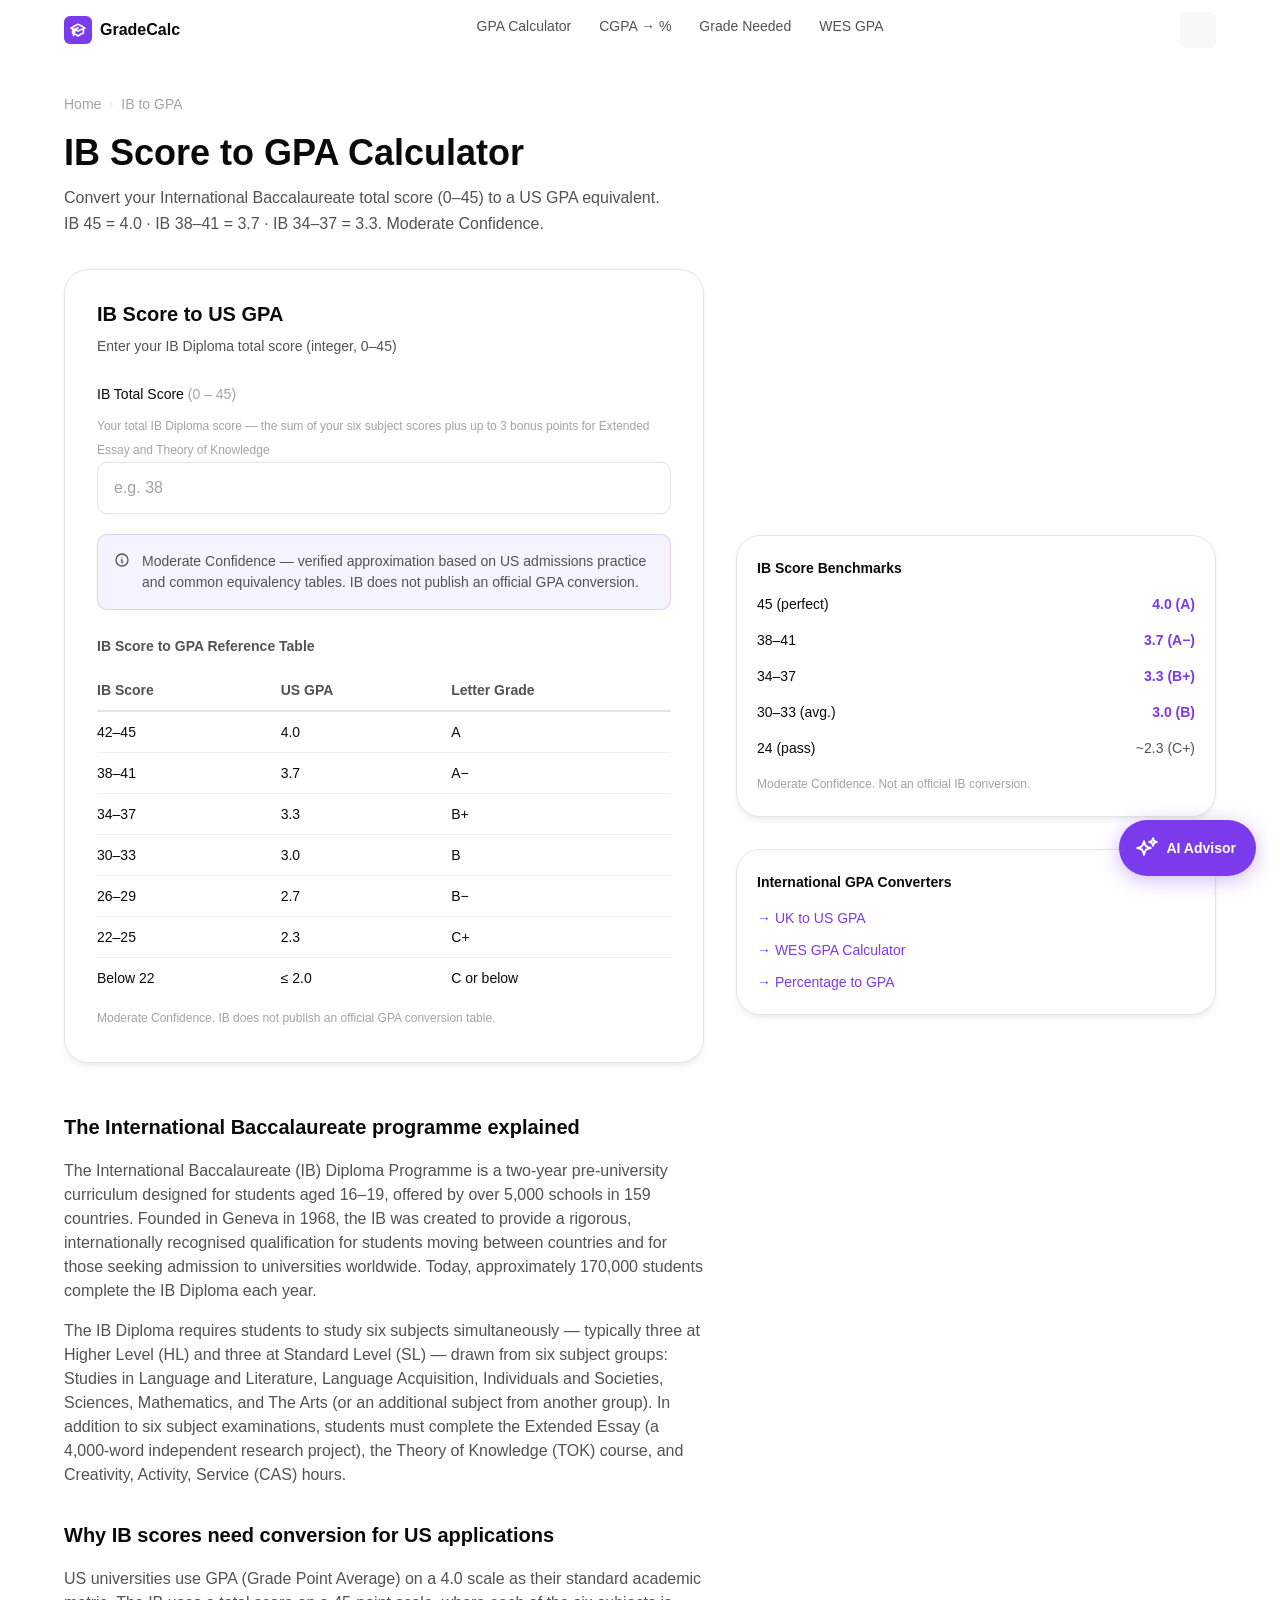
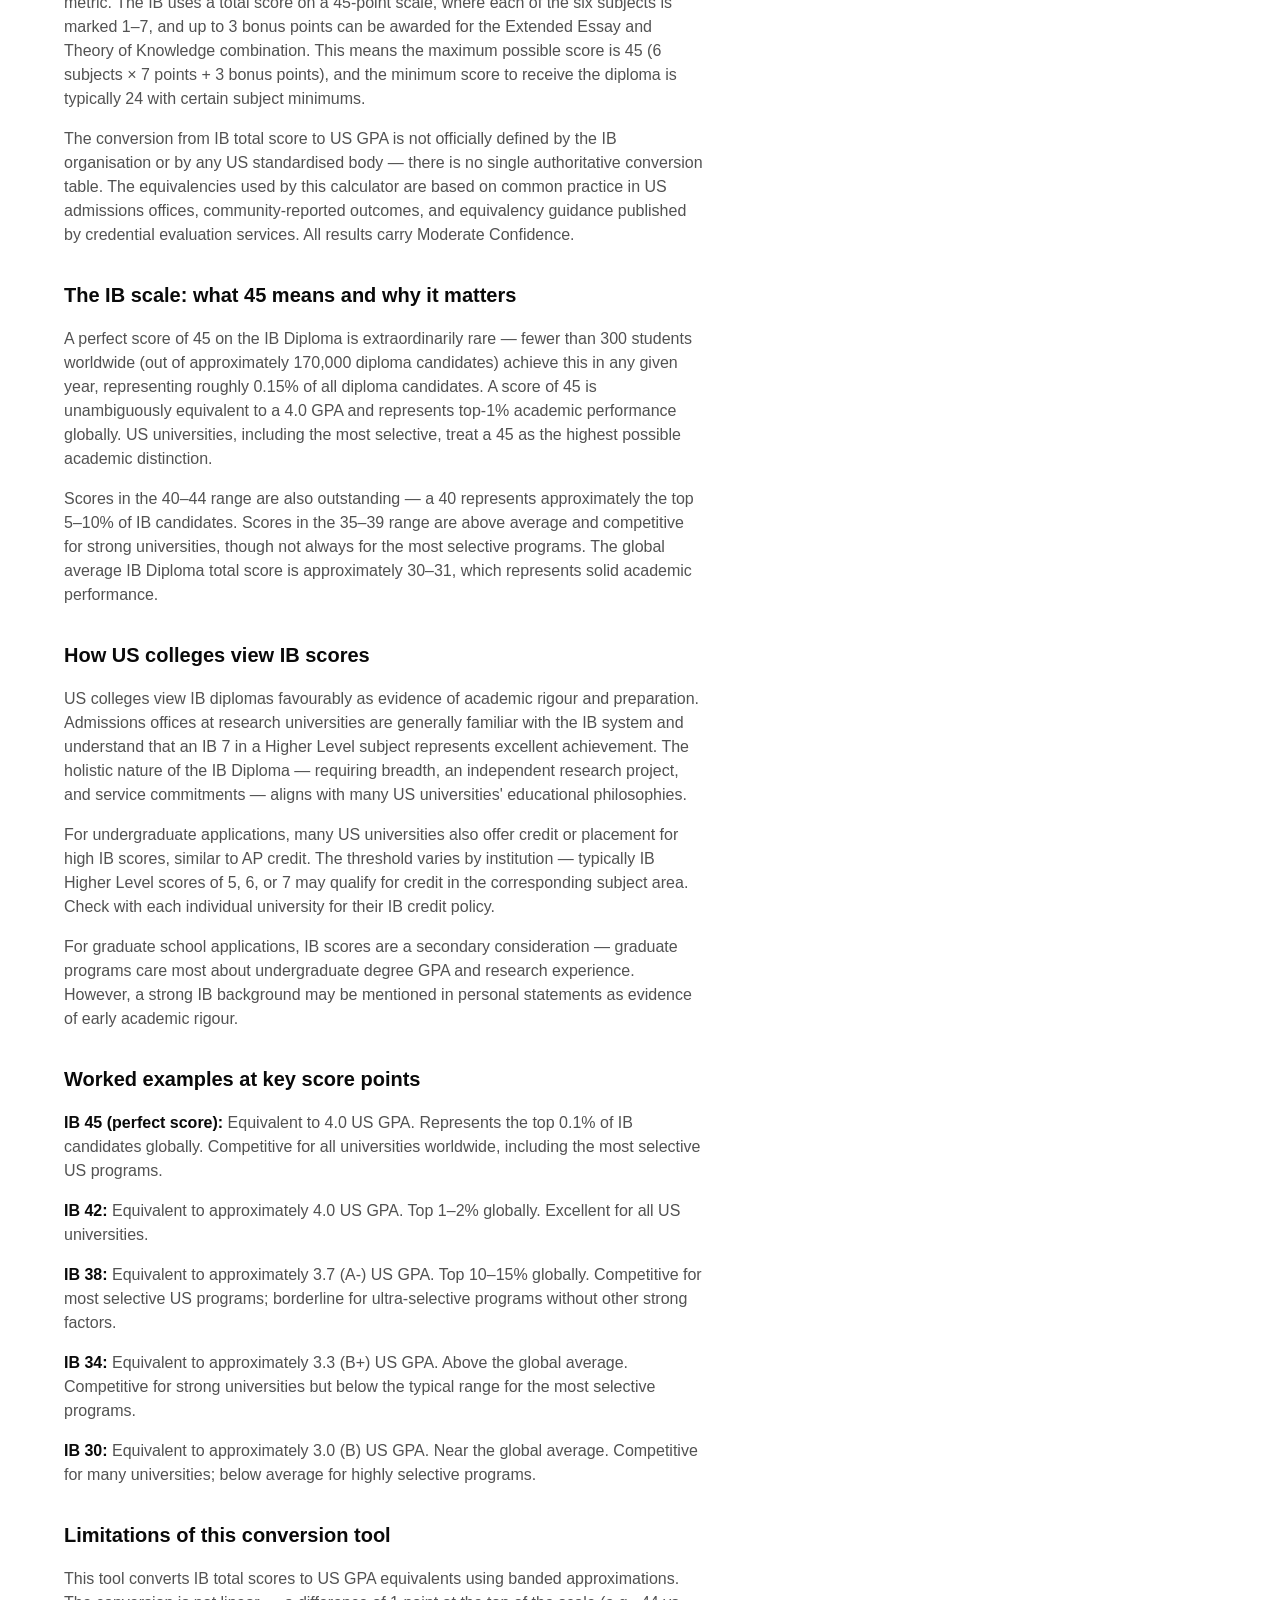
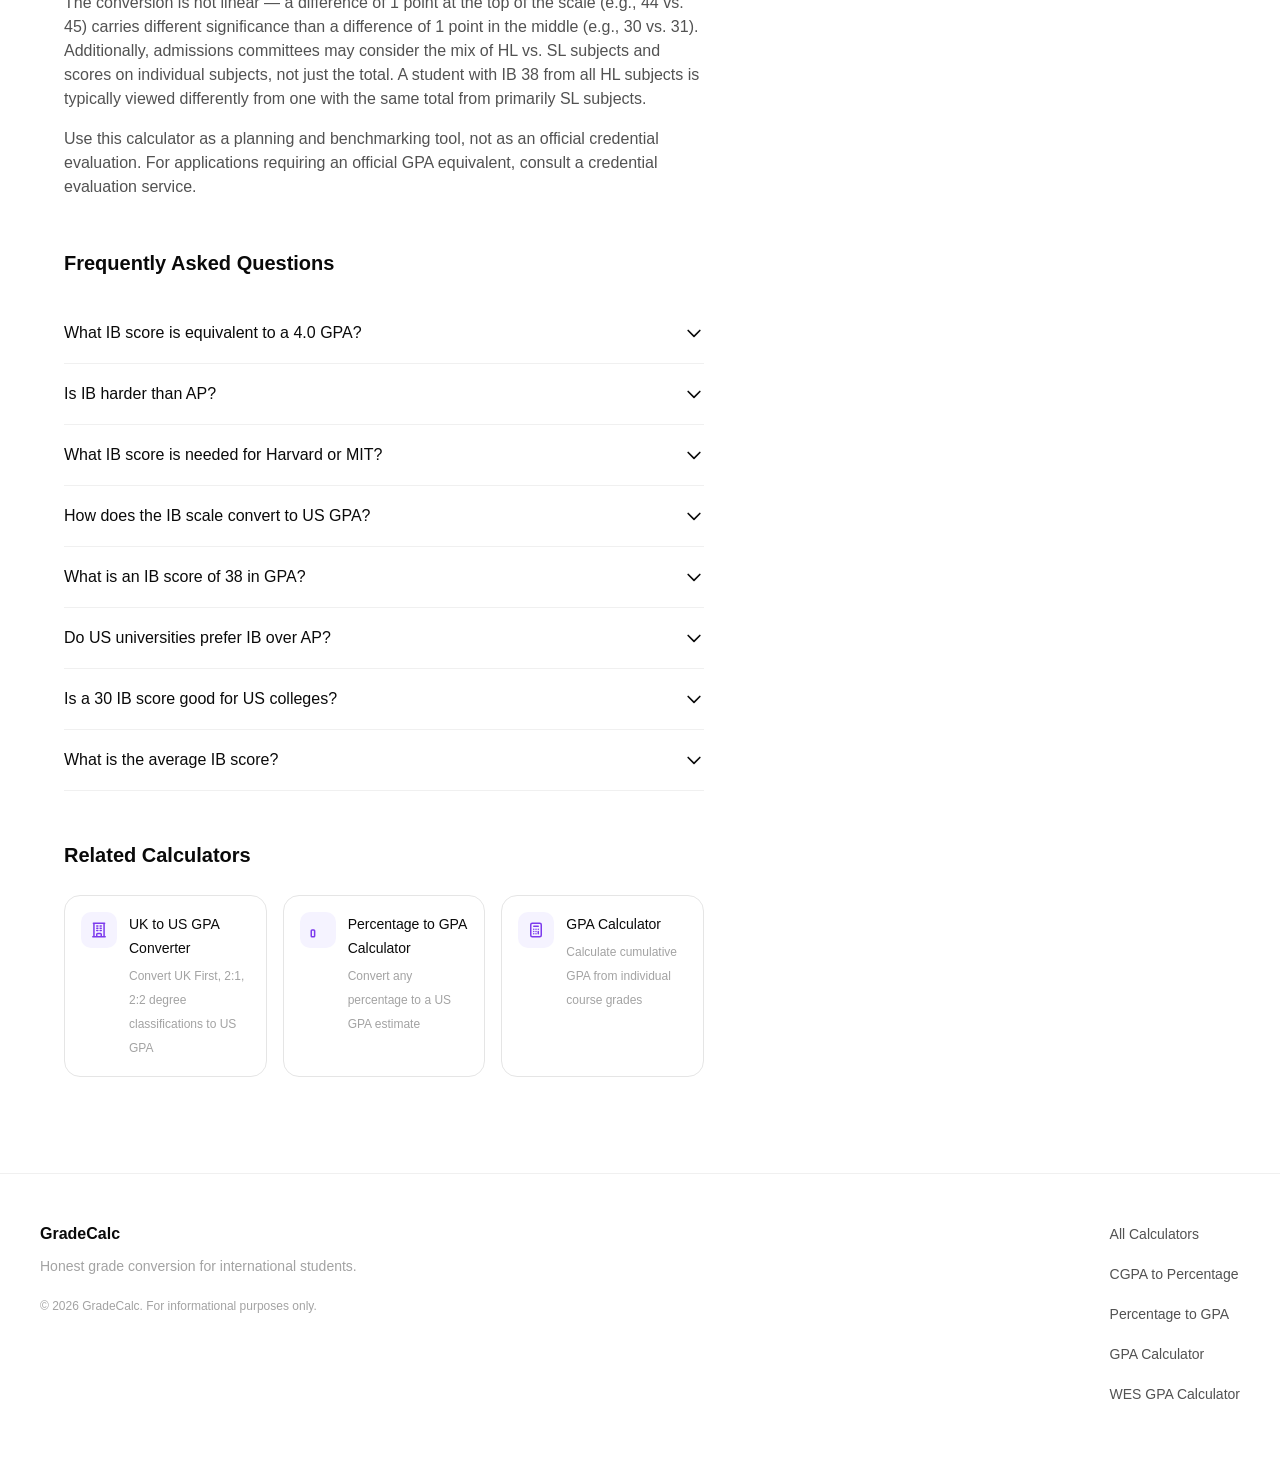
<file: ib-to-gpa.html>
<!DOCTYPE html>
<html lang="en" data-page="ib-to-gpa">
<head>
  <meta charset="UTF-8">
    <meta name="google-site-verification" content="CssxPSFBASkIHlADn5yYjrQ2UAVMNCqcTbz76W9akkU" />
    <meta name="msvalidate.01" content="DDA20E6E8FFF1E38FF1DE0ED6A67CBF7" />
  <meta name="viewport" content="width=device-width, initial-scale=1.0">
  <title>IB Score to GPA Calculator — International Baccalaureate Conversion</title>
  <meta name="description" content="Convert your IB total score (0–45) to a US GPA equivalent. IB 45 = 4.0, 38–41 = 3.7, 34–37 = 3.3. Moderate Confidence — verified approximation. Instant results.">
  <link rel="canonical" href="https://gradecalc-phi.vercel.app/ib-to-gpa.html">
  <meta property="og:type" content="website">
  <meta property="og:url" content="https://gradecalc-phi.vercel.app/ib-to-gpa.html">
  <meta property="og:title" content="IB Score to GPA Calculator — International Baccalaureate Conversion">
  <meta property="og:description" content="Convert your IB total score (0–45) to a US GPA equivalent. IB 45 = 4.0, 38–41 = 3.7, 34–37 = 3.3. Moderate Confidence — verified approximation.">
  <meta name="twitter:card" content="summary">
  <meta name="twitter:title" content="IB Score to GPA Calculator">
  <meta name="twitter:description" content="Convert your IB total score (0–45) to a US GPA equivalent. IB 45 = 4.0, 38–41 = 3.7, 34–37 = 3.3. Instant results.">

  <script type="application/ld+json">
  {"@context":"https://schema.org","@type":"BreadcrumbList","itemListElement":[{"@type":"ListItem","position":1,"name":"Home","item":"https://gradecalc-phi.vercel.app/"},{"@type":"ListItem","position":2,"name":"IB to GPA","item":"https://gradecalc-phi.vercel.app/ib-to-gpa.html"}]}</script>

  <script type="application/ld+json">
  {"@context":"https://schema.org","@type":"WebApplication","name":"IB Score to GPA Calculator","description":"Convert your IB total score (0–45) to a US GPA equivalent. Based on verified approximation methodology with Moderate Confidence.","url":"https://gradecalc-phi.vercel.app/ib-to-gpa.html","applicationCategory":"EducationApplication","operatingSystem":"Web Browser","offers":{"@type":"Offer","price":"0","priceCurrency":"USD"}}</script>

  <script type="application/ld+json">
  {"@context":"https://schema.org","@type":"FAQPage","mainEntity":[{"@type":"Question","name":"What IB score is equivalent to a 4.0 GPA?","acceptedAnswer":{"@type":"Answer","text":"An IB total score of 42–45 is generally considered equivalent to a 4.0 GPA. A perfect score of 45 clearly maps to 4.0. Scores in the 42–44 range are also typically treated as equivalent to 4.0 or A by US admissions, as they represent the top percentile of IB students globally (fewer than 1% of IB candidates score 45)."}},{"@type":"Question","name":"Is IB harder than AP?","acceptedAnswer":{"@type":"Answer","text":"IB and AP serve different purposes and are not directly comparable, but the IB Diploma Programme is generally considered more holistically demanding. AP exams are course-specific assessments; the IB Diploma requires students to study six subjects across multiple areas simultaneously, write a 4,000-word Extended Essay, complete the Theory of Knowledge course, and fulfil CAS requirements. The IB's compressed 7-point subject scale (where 7 is perfect) also means grading is stricter than AP's 5-point scale."}},{"@type":"Question","name":"What IB score is needed for Harvard or MIT?","acceptedAnswer":{"@type":"Answer","text":"Harvard and MIT do not publish a minimum IB score, but admitted IB students typically have scores of 42–45. A score of 38–41 can be competitive for very selective schools if accompanied by exceptional extracurriculars, essays, and recommendations. A score below 35 would be below the typical range for the most selective US universities."}},{"@type":"Question","name":"How does the IB scale convert to US GPA?","acceptedAnswer":{"@type":"Answer","text":"The IB total score (0–45) converts approximately as follows: 42–45 = 4.0 (A), 38–41 = 3.7 (A-), 34–37 = 3.3 (B+), 30–33 = 3.0 (B), 26–29 = 2.7 (B-), 22–25 = 2.3 (C+), below 22 = below 2.0. These are Moderate Confidence estimates based on US admissions practice and common equivalency tables."}},{"@type":"Question","name":"What is an IB score of 38 in GPA?","acceptedAnswer":{"@type":"Answer","text":"An IB score of 38 is generally equivalent to approximately 3.7 (A-) on the US 4.0 GPA scale. This is a strong score — the global average IB Diploma score is approximately 30–31, meaning 38 is well above average and competitive for most US universities."}},{"@type":"Question","name":"Do US universities prefer IB over AP?","acceptedAnswer":{"@type":"Answer","text":"US universities view both IB and AP favourably as evidence of academic rigor. The IB Diploma is often seen as a more cohesive international curriculum, which international students typically have. AP courses are more common among US domestic students. Neither is universally preferred — admissions committees evaluate them in the context of what was available to each applicant at their school."}},{"@type":"Question","name":"Is a 30 IB score good for US colleges?","acceptedAnswer":{"@type":"Answer","text":"A score of 30 is the approximate global average for IB Diploma recipients, and receiving the diploma itself is an achievement (not all students pass). For US college admissions, a 30 is competitive for many good universities but is below the typical range for the most selective schools. It corresponds to approximately a 3.0 GPA equivalent."}},{"@type":"Question","name":"What is the average IB score?","acceptedAnswer":{"@type":"Answer","text":"The global average IB Diploma score is approximately 30–31 out of 45. The pass threshold is 24 (with certain minimum subject requirements). About 80% of IB candidates receive the full diploma. The average among diploma candidates is higher than the average for all registered students because not all complete the full diploma programme."}}]}</script>

  <link rel="stylesheet" href="/css/tokens.css">
  <link rel="stylesheet" href="/css/base.css">
  <link rel="stylesheet" href="/css/components.css">
  <link rel="stylesheet" href="/css/layout.css">
  <link rel="stylesheet" href="/css/animations.css">
</head>
<body class="page-fade-in">
  <a href="#main" class="skip-link">Skip to main content</a>

  <nav class="navbar" id="navbar">
    <div class="navbar__inner">
      <a href="/" class="navbar__logo"><div class="navbar__logo-icon" aria-hidden="true"><svg xmlns="http://www.w3.org/2000/svg" width="16" height="16" fill="none" viewBox="0 0 24 24" stroke="currentColor" stroke-width="2.5"><path stroke-linecap="round" stroke-linejoin="round" d="M4.26 10.147a60.436 60.436 0 00-.491 6.347A48.627 48.627 0 0112 20.904a48.627 48.627 0 018.232-4.41 60.46 60.46 0 00-.491-6.347m-15.482 0a50.57 50.57 0 00-2.658-.813A59.905 59.905 0 0112 3.493a59.902 59.902 0 0110.399 5.84c-.896.248-1.783.52-2.658.814m-15.482 0A50.697 50.697 0 0112 13.489a50.702 50.702 0 017.74-3.342M6.75 15a.75.75 0 100-1.5.75.75 0 000 1.5zm0 0v-3.675A55.378 55.378 0 0112 8.443m-7.007 11.55A5.981 5.981 0 006.75 15.75v-1.5"/></svg></div>GradeCalc</a>
      <ul class="navbar__links" role="list">
        <li><a href="/gpa-calculator.html" class="navbar__link">GPA Calculator</a></li>
        <li><a href="/cgpa-to-percentage.html" class="navbar__link">CGPA → %</a></li>
        <li><a href="/grade-needed-calculator.html" class="navbar__link">Grade Needed</a></li>
        <li><a href="/wes-gpa-calculator.html" class="navbar__link">WES GPA</a></li>
      </ul>
      <div class="navbar__actions">
        <button class="theme-toggle" data-action="toggle-theme" aria-label="Toggle dark mode"><span data-theme-icon aria-hidden="true"></span></button>
        <button class="nav-hamburger" id="nav-hamburger" aria-label="Open menu" aria-expanded="false"><svg xmlns="http://www.w3.org/2000/svg" width="20" height="20" fill="none" viewBox="0 0 24 24" stroke="currentColor" stroke-width="2"><path stroke-linecap="round" stroke-linejoin="round" d="M3.75 6.75h16.5M3.75 12h16.5m-16.5 5.25h16.5"/></svg></button>
      </div>
    </div>
  </nav>
  <div class="nav-overlay" id="nav-overlay" aria-hidden="true"></div>
  <nav class="nav-drawer" id="nav-drawer" aria-label="Mobile navigation">
    <button class="nav-drawer__close" id="nav-close" aria-label="Close menu"><svg xmlns="http://www.w3.org/2000/svg" width="20" height="20" fill="none" viewBox="0 0 24 24" stroke="currentColor" stroke-width="2"><path stroke-linecap="round" stroke-linejoin="round" d="M6 18L18 6M6 6l12 12"/></svg></button>
    <a href="/" class="nav-drawer__link">Home</a>
    <a href="/gpa-calculator.html" class="nav-drawer__link">GPA Calculator</a>
    <a href="/cgpa-to-percentage.html" class="nav-drawer__link">CGPA to Percentage</a>
    <a href="/percentage-to-gpa.html" class="nav-drawer__link">Percentage to GPA</a>
    <a href="/wes-gpa-calculator.html" class="nav-drawer__link">WES GPA Calculator</a>
    <a href="/grade-needed-calculator.html" class="nav-drawer__link">Grade Needed</a>
    <a href="/uk-to-us-gpa.html" class="nav-drawer__link">UK to US GPA</a>
    <a href="/ib-to-gpa.html" class="nav-drawer__link">IB to GPA</a>
  </nav>

  <main id="main" class="page-main">
    <div class="page-header">
      <nav class="page-header__breadcrumb" aria-label="Breadcrumb">
        <a href="/">Home</a>
        <span class="page-header__breadcrumb__sep" aria-hidden="true">›</span>
        <span aria-current="page">IB to GPA</span>
      </nav>
      <h1 class="page-header__title">IB Score to GPA Calculator</h1>
      <p class="page-header__desc">Convert your International Baccalaureate total score (0–45) to a US GPA equivalent. IB 45 = 4.0 · IB 38–41 = 3.7 · IB 34–37 = 3.3. Moderate Confidence.</p>
    </div>

    <div class="calc-layout">
      <div class="calc-layout__main">
        <div class="calc-card">
          <div class="calc-card__header">
            <div class="calc-card__title">IB Score to US GPA</div>
            <div class="calc-card__subtitle">Enter your IB Diploma total score (integer, 0–45)</div>
          </div>

          <div class="field" id="field-ib">
            <label class="field__label" for="input-ib">IB Total Score <span style="color:var(--color-text-tertiary);font-weight:400;">(0 – 45)</span></label>
            <div class="field__hint">Your total IB Diploma score — the sum of your six subject scores plus up to 3 bonus points for Extended Essay and Theory of Knowledge</div>
            <input type="number" id="input-ib" class="input" placeholder="e.g. 38" min="0" max="45" step="1" inputmode="numeric" autocomplete="off">
            <div class="field__error" role="alert"></div>
          </div>

          <!-- Result -->
          <div class="result-box result-box--hidden" id="result-box" aria-live="polite">
            <div class="result-number" id="result-number">—</div>
            <div class="result-meta" id="result-meta"></div>
            <div class="result-source" id="result-source"></div>
            <div class="result-note" id="result-note"></div>
            <div class="result-warning-note" id="result-warning" style="display:none;"></div>
          </div>

          <div class="callout callout--info" style="margin-top:var(--space-4);">
            <svg xmlns="http://www.w3.org/2000/svg" class="callout__icon" width="16" height="16" fill="none" viewBox="0 0 24 24" stroke="currentColor" stroke-width="2"><path stroke-linecap="round" stroke-linejoin="round" d="M13 16h-1v-4h-1m1-4h.01M21 12a9 9 0 11-18 0 9 9 0 0118 0z"/></svg>
            <span>Moderate Confidence — verified approximation based on US admissions practice and common equivalency tables. IB does not publish an official GPA conversion.</span>
          </div>

          <!-- Conversion table -->
          <div style="margin-top:var(--space-6);">
            <div style="font-size:var(--text-sm);font-weight:var(--font-weight-semibold);margin-bottom:var(--space-3);color:var(--color-text-secondary);">IB Score to GPA Reference Table</div>
            <table style="width:100%;font-size:var(--text-sm);border-collapse:collapse;" aria-label="IB score to GPA conversion reference table">
              <thead>
                <tr style="border-bottom:2px solid var(--color-border);">
                  <th style="text-align:left;padding:var(--space-2) var(--space-3) var(--space-2) 0;color:var(--color-text-secondary);">IB Score</th>
                  <th style="text-align:left;padding:var(--space-2) var(--space-3) var(--space-2) 0;color:var(--color-text-secondary);">US GPA</th>
                  <th style="text-align:left;padding:var(--space-2) 0;color:var(--color-text-secondary);">Letter Grade</th>
                </tr>
              </thead>
              <tbody>
                <tr style="border-bottom:1px solid var(--color-border-subtle);"><td style="padding:var(--space-2) var(--space-3) var(--space-2) 0;">42–45</td><td style="padding:var(--space-2) var(--space-3) var(--space-2) 0;">4.0</td><td style="padding:var(--space-2) 0;">A</td></tr>
                <tr style="border-bottom:1px solid var(--color-border-subtle);"><td style="padding:var(--space-2) var(--space-3) var(--space-2) 0;">38–41</td><td style="padding:var(--space-2) var(--space-3) var(--space-2) 0;">3.7</td><td style="padding:var(--space-2) 0;">A−</td></tr>
                <tr style="border-bottom:1px solid var(--color-border-subtle);"><td style="padding:var(--space-2) var(--space-3) var(--space-2) 0;">34–37</td><td style="padding:var(--space-2) var(--space-3) var(--space-2) 0;">3.3</td><td style="padding:var(--space-2) 0;">B+</td></tr>
                <tr style="border-bottom:1px solid var(--color-border-subtle);"><td style="padding:var(--space-2) var(--space-3) var(--space-2) 0;">30–33</td><td style="padding:var(--space-2) var(--space-3) var(--space-2) 0;">3.0</td><td style="padding:var(--space-2) 0;">B</td></tr>
                <tr style="border-bottom:1px solid var(--color-border-subtle);"><td style="padding:var(--space-2) var(--space-3) var(--space-2) 0;">26–29</td><td style="padding:var(--space-2) var(--space-3) var(--space-2) 0;">2.7</td><td style="padding:var(--space-2) 0;">B−</td></tr>
                <tr style="border-bottom:1px solid var(--color-border-subtle);"><td style="padding:var(--space-2) var(--space-3) var(--space-2) 0;">22–25</td><td style="padding:var(--space-2) var(--space-3) var(--space-2) 0;">2.3</td><td style="padding:var(--space-2) 0;">C+</td></tr>
                <tr><td style="padding:var(--space-2) var(--space-3) var(--space-2) 0;">Below 22</td><td style="padding:var(--space-2) var(--space-3) var(--space-2) 0;">≤ 2.0</td><td style="padding:var(--space-2) 0;">C or below</td></tr>
              </tbody>
            </table>
            <p style="font-size:var(--text-xs);color:var(--color-text-tertiary);margin-top:var(--space-2);margin-bottom:0;">Moderate Confidence. IB does not publish an official GPA conversion table.</p>
          </div>
        </div>

        <!-- Content -->
        <div class="content-section">
          <div class="prose">
            <h2>The International Baccalaureate programme explained</h2>
            <p>The International Baccalaureate (IB) Diploma Programme is a two-year pre-university curriculum designed for students aged 16–19, offered by over 5,000 schools in 159 countries. Founded in Geneva in 1968, the IB was created to provide a rigorous, internationally recognised qualification for students moving between countries and for those seeking admission to universities worldwide. Today, approximately 170,000 students complete the IB Diploma each year.</p>
            <p>The IB Diploma requires students to study six subjects simultaneously — typically three at Higher Level (HL) and three at Standard Level (SL) — drawn from six subject groups: Studies in Language and Literature, Language Acquisition, Individuals and Societies, Sciences, Mathematics, and The Arts (or an additional subject from another group). In addition to six subject examinations, students must complete the Extended Essay (a 4,000-word independent research project), the Theory of Knowledge (TOK) course, and Creativity, Activity, Service (CAS) hours.</p>

            <h2>Why IB scores need conversion for US applications</h2>
            <p>US universities use GPA (Grade Point Average) on a 4.0 scale as their standard academic metric. The IB uses a total score on a 45-point scale, where each of the six subjects is marked 1–7, and up to 3 bonus points can be awarded for the Extended Essay and Theory of Knowledge combination. This means the maximum possible score is 45 (6 subjects × 7 points + 3 bonus points), and the minimum score to receive the diploma is typically 24 with certain subject minimums.</p>
            <p>The conversion from IB total score to US GPA is not officially defined by the IB organisation or by any US standardised body — there is no single authoritative conversion table. The equivalencies used by this calculator are based on common practice in US admissions offices, community-reported outcomes, and equivalency guidance published by credential evaluation services. All results carry Moderate Confidence.</p>

            <h2>The IB scale: what 45 means and why it matters</h2>
            <p>A perfect score of 45 on the IB Diploma is extraordinarily rare — fewer than 300 students worldwide (out of approximately 170,000 diploma candidates) achieve this in any given year, representing roughly 0.15% of all diploma candidates. A score of 45 is unambiguously equivalent to a 4.0 GPA and represents top-1% academic performance globally. US universities, including the most selective, treat a 45 as the highest possible academic distinction.</p>
            <p>Scores in the 40–44 range are also outstanding — a 40 represents approximately the top 5–10% of IB candidates. Scores in the 35–39 range are above average and competitive for strong universities, though not always for the most selective programs. The global average IB Diploma total score is approximately 30–31, which represents solid academic performance.</p>

            <h2>How US colleges view IB scores</h2>
            <p>US colleges view IB diplomas favourably as evidence of academic rigour and preparation. Admissions offices at research universities are generally familiar with the IB system and understand that an IB 7 in a Higher Level subject represents excellent achievement. The holistic nature of the IB Diploma — requiring breadth, an independent research project, and service commitments — aligns with many US universities' educational philosophies.</p>
            <p>For undergraduate applications, many US universities also offer credit or placement for high IB scores, similar to AP credit. The threshold varies by institution — typically IB Higher Level scores of 5, 6, or 7 may qualify for credit in the corresponding subject area. Check with each individual university for their IB credit policy.</p>
            <p>For graduate school applications, IB scores are a secondary consideration — graduate programs care most about undergraduate degree GPA and research experience. However, a strong IB background may be mentioned in personal statements as evidence of early academic rigour.</p>

            <h2>Worked examples at key score points</h2>
            <p><strong>IB 45 (perfect score):</strong> Equivalent to 4.0 US GPA. Represents the top 0.1% of IB candidates globally. Competitive for all universities worldwide, including the most selective US programs.</p>
            <p><strong>IB 42:</strong> Equivalent to approximately 4.0 US GPA. Top 1–2% globally. Excellent for all US universities.</p>
            <p><strong>IB 38:</strong> Equivalent to approximately 3.7 (A-) US GPA. Top 10–15% globally. Competitive for most selective US programs; borderline for ultra-selective programs without other strong factors.</p>
            <p><strong>IB 34:</strong> Equivalent to approximately 3.3 (B+) US GPA. Above the global average. Competitive for strong universities but below the typical range for the most selective programs.</p>
            <p><strong>IB 30:</strong> Equivalent to approximately 3.0 (B) US GPA. Near the global average. Competitive for many universities; below average for highly selective programs.</p>

            <h2>Limitations of this conversion tool</h2>
            <p>This tool converts IB total scores to US GPA equivalents using banded approximations. The conversion is not linear — a difference of 1 point at the top of the scale (e.g., 44 vs. 45) carries different significance than a difference of 1 point in the middle (e.g., 30 vs. 31). Additionally, admissions committees may consider the mix of HL vs. SL subjects and scores on individual subjects, not just the total. A student with IB 38 from all HL subjects is typically viewed differently from one with the same total from primarily SL subjects.</p>
            <p>Use this calculator as a planning and benchmarking tool, not as an official credential evaluation. For applications requiring an official GPA equivalent, consult a credential evaluation service.</p>
          </div>

          <!-- FAQ -->
          <div class="faq-section" id="faq">
            <h2 class="section-title" style="margin-top:var(--space-12);">Frequently Asked Questions</h2>

            <div class="faq-item">
              <button class="faq-question" aria-expanded="false">What IB score is equivalent to a 4.0 GPA?<svg class="faq-question__chevron" xmlns="http://www.w3.org/2000/svg" width="20" height="20" fill="none" viewBox="0 0 24 24" stroke="currentColor" stroke-width="2"><path stroke-linecap="round" stroke-linejoin="round" d="M19 9l-7 7-7-7"/></svg></button>
              <div class="faq-answer"><div class="faq-answer__content">An IB total score of 42–45 is generally considered equivalent to a 4.0 GPA. A perfect score of 45 clearly maps to 4.0. Scores in the 42–44 range are also typically treated as equivalent to 4.0 by US admissions, as they represent the top global percentile of IB students. Fewer than 1% of IB candidates score 45.</div></div>
            </div>

            <div class="faq-item">
              <button class="faq-question" aria-expanded="false">Is IB harder than AP?<svg class="faq-question__chevron" xmlns="http://www.w3.org/2000/svg" width="20" height="20" fill="none" viewBox="0 0 24 24" stroke="currentColor" stroke-width="2"><path stroke-linecap="round" stroke-linejoin="round" d="M19 9l-7 7-7-7"/></svg></button>
              <div class="faq-answer"><div class="faq-answer__content">The IB Diploma Programme is generally considered more holistically demanding than individual AP courses. The IB requires studying six subjects simultaneously plus Extended Essay, TOK, and CAS. AP exams are course-specific. The IB's compressed 7-point scale (where 7 is perfect) also means grading is stricter than AP's 5-point scale.</div></div>
            </div>

            <div class="faq-item">
              <button class="faq-question" aria-expanded="false">What IB score is needed for Harvard or MIT?<svg class="faq-question__chevron" xmlns="http://www.w3.org/2000/svg" width="20" height="20" fill="none" viewBox="0 0 24 24" stroke="currentColor" stroke-width="2"><path stroke-linecap="round" stroke-linejoin="round" d="M19 9l-7 7-7-7"/></svg></button>
              <div class="faq-answer"><div class="faq-answer__content">Harvard and MIT do not publish a minimum IB score, but admitted IB students typically have scores of 42–45. A score of 38–41 can be competitive if accompanied by exceptional extracurriculars, essays, and recommendations. A score below 35 would be below the typical range for the most selective US universities.</div></div>
            </div>

            <div class="faq-item">
              <button class="faq-question" aria-expanded="false">How does the IB scale convert to US GPA?<svg class="faq-question__chevron" xmlns="http://www.w3.org/2000/svg" width="20" height="20" fill="none" viewBox="0 0 24 24" stroke="currentColor" stroke-width="2"><path stroke-linecap="round" stroke-linejoin="round" d="M19 9l-7 7-7-7"/></svg></button>
              <div class="faq-answer"><div class="faq-answer__content">The IB total score (0–45) converts approximately as follows: 42–45 = 4.0 (A); 38–41 = 3.7 (A-); 34–37 = 3.3 (B+); 30–33 = 3.0 (B); 26–29 = 2.7 (B-); 22–25 = 2.3 (C+); below 22 = 2.0 or below. These are Moderate Confidence estimates. The IB does not publish an official GPA conversion.</div></div>
            </div>

            <div class="faq-item">
              <button class="faq-question" aria-expanded="false">What is an IB score of 38 in GPA?<svg class="faq-question__chevron" xmlns="http://www.w3.org/2000/svg" width="20" height="20" fill="none" viewBox="0 0 24 24" stroke="currentColor" stroke-width="2"><path stroke-linecap="round" stroke-linejoin="round" d="M19 9l-7 7-7-7"/></svg></button>
              <div class="faq-answer"><div class="faq-answer__content">An IB score of 38 is generally equivalent to approximately 3.7 (A-) on the US 4.0 GPA scale. This is a strong score — the global average IB Diploma score is approximately 30–31, meaning 38 is well above average and competitive for most US universities and graduate programs.</div></div>
            </div>

            <div class="faq-item">
              <button class="faq-question" aria-expanded="false">Do US universities prefer IB over AP?<svg class="faq-question__chevron" xmlns="http://www.w3.org/2000/svg" width="20" height="20" fill="none" viewBox="0 0 24 24" stroke="currentColor" stroke-width="2"><path stroke-linecap="round" stroke-linejoin="round" d="M19 9l-7 7-7-7"/></svg></button>
              <div class="faq-answer"><div class="faq-answer__content">US universities view both IB and AP favourably as evidence of academic rigour. The IB Diploma is often seen as a more cohesive international curriculum. AP courses are more common among US domestic students. Neither is universally preferred — admissions committees evaluate them based on what was available to each applicant at their school.</div></div>
            </div>

            <div class="faq-item">
              <button class="faq-question" aria-expanded="false">Is a 30 IB score good for US colleges?<svg class="faq-question__chevron" xmlns="http://www.w3.org/2000/svg" width="20" height="20" fill="none" viewBox="0 0 24 24" stroke="currentColor" stroke-width="2"><path stroke-linecap="round" stroke-linejoin="round" d="M19 9l-7 7-7-7"/></svg></button>
              <div class="faq-answer"><div class="faq-answer__content">A score of 30 is near the global average for IB Diploma recipients, and receiving the diploma itself is an achievement. For US college admissions, a 30 is competitive for many good universities but is below the typical range for highly selective schools. It corresponds to approximately a 3.0 GPA equivalent.</div></div>
            </div>

            <div class="faq-item">
              <button class="faq-question" aria-expanded="false">What is the average IB score?<svg class="faq-question__chevron" xmlns="http://www.w3.org/2000/svg" width="20" height="20" fill="none" viewBox="0 0 24 24" stroke="currentColor" stroke-width="2"><path stroke-linecap="round" stroke-linejoin="round" d="M19 9l-7 7-7-7"/></svg></button>
              <div class="faq-answer"><div class="faq-answer__content">The global average IB Diploma score is approximately 30–31 out of 45. The pass threshold is 24 (with certain minimum subject requirements). About 80% of registered IB Diploma candidates receive the full diploma. The average among diploma recipients is slightly higher than the overall average for all registered students.</div></div>
            </div>
          </div>

          <!-- Related -->
          <div class="related-section">
            <h2 class="section-title">Related Calculators</h2>
            <div class="related-grid">
              <a href="/uk-to-us-gpa.html" class="related-card">
                <div class="related-card__icon"><svg xmlns="http://www.w3.org/2000/svg" width="18" height="18" fill="none" viewBox="0 0 24 24" stroke="currentColor" stroke-width="2"><path stroke-linecap="round" stroke-linejoin="round" d="M3.75 21h16.5M4.5 3h15M5.25 3v18m13.5-18v18M9 6.75h1.5m-1.5 3h1.5m-1.5 3h1.5m3-6H15m-1.5 3H15m-1.5 3H15M9 21v-3.375c0-.621.504-1.125 1.125-1.125h3.75c.621 0 1.125.504 1.125 1.125V21"/></svg></div>
                <div><div class="related-card__title">UK to US GPA Converter</div><div class="related-card__desc">Convert UK First, 2:1, 2:2 degree classifications to US GPA</div></div>
              </a>
              <a href="/percentage-to-gpa.html" class="related-card">
                <div class="related-card__icon"><svg xmlns="http://www.w3.org/2000/svg" width="18" height="18" fill="none" viewBox="0 0 24 24" stroke="currentColor" stroke-width="2"><path stroke-linecap="round" stroke-linejoin="round" d="M3 13.125C3 12.504 3.504 12 4.125 12h2.25c.621 0 1.125.504 1.125 1.125v6.75C7.5 20.496 6.996 21 6.375 21h-2.25A1.125 1.125 0 013 19.875v-6.75z"/></svg></div>
                <div><div class="related-card__title">Percentage to GPA Calculator</div><div class="related-card__desc">Convert any percentage to a US GPA estimate</div></div>
              </a>
              <a href="/gpa-calculator.html" class="related-card">
                <div class="related-card__icon"><svg xmlns="http://www.w3.org/2000/svg" width="18" height="18" fill="none" viewBox="0 0 24 24" stroke="currentColor" stroke-width="2"><path stroke-linecap="round" stroke-linejoin="round" d="M9 7h6m0 10v-3m-3 3h.01M9 17h.01M9 14h.01M12 14h.01M15 11h.01M12 11h.01M9 11h.01M7 21h10a2 2 0 002-2V5a2 2 0 00-2-2H7a2 2 0 00-2 2v14a2 2 0 002 2z"/></svg></div>
                <div><div class="related-card__title">GPA Calculator</div><div class="related-card__desc">Calculate cumulative GPA from individual course grades</div></div>
              </a>
            </div>
          </div>
        </div>
      </div><!-- /.calc-layout__main -->

      <aside class="calc-layout__sidebar" aria-label="Additional information">
        <div class="ad-slot ad-slot--sidebar" data-position="sidebar" aria-hidden="true"></div>

        <div class="calc-card" style="padding:var(--space-5);">
          <div style="font-size:var(--text-sm);font-weight:var(--font-weight-semibold);margin-bottom:var(--space-3);">IB Score Benchmarks</div>
          <div style="display:flex;flex-direction:column;gap:var(--space-3);">
            <div style="display:flex;justify-content:space-between;align-items:center;font-size:var(--text-sm);">
              <span>45 (perfect)</span><span style="color:var(--color-accent);font-weight:var(--font-weight-semibold);">4.0 (A)</span>
            </div>
            <div style="display:flex;justify-content:space-between;align-items:center;font-size:var(--text-sm);">
              <span>38–41</span><span style="color:var(--color-accent);font-weight:var(--font-weight-semibold);">3.7 (A−)</span>
            </div>
            <div style="display:flex;justify-content:space-between;align-items:center;font-size:var(--text-sm);">
              <span>34–37</span><span style="color:var(--color-accent);font-weight:var(--font-weight-semibold);">3.3 (B+)</span>
            </div>
            <div style="display:flex;justify-content:space-between;align-items:center;font-size:var(--text-sm);">
              <span>30–33 (avg.)</span><span style="color:var(--color-accent);font-weight:var(--font-weight-semibold);">3.0 (B)</span>
            </div>
            <div style="display:flex;justify-content:space-between;align-items:center;font-size:var(--text-sm);">
              <span>24 (pass)</span><span style="color:var(--color-text-secondary);">~2.3 (C+)</span>
            </div>
          </div>
          <p style="font-size:var(--text-xs);color:var(--color-text-tertiary);margin-top:var(--space-3);margin-bottom:0;">Moderate Confidence. Not an official IB conversion.</p>
        </div>

        <div class="calc-card" style="padding:var(--space-5);margin-top:var(--space-4);">
          <div style="font-size:var(--text-sm);font-weight:var(--font-weight-semibold);margin-bottom:var(--space-3);">International GPA Converters</div>
          <div style="display:flex;flex-direction:column;gap:var(--space-2);">
            <a href="/uk-to-us-gpa.html" style="font-size:var(--text-sm);color:var(--color-accent);">→ UK to US GPA</a>
            <a href="/wes-gpa-calculator.html" style="font-size:var(--text-sm);color:var(--color-accent);">→ WES GPA Calculator</a>
            <a href="/percentage-to-gpa.html" style="font-size:var(--text-sm);color:var(--color-accent);">→ Percentage to GPA</a>
          </div>
        </div>
      </aside>
    </div>
  </main>

  <footer class="footer">
    <div class="footer__inner">
      <div><a href="/" class="footer__brand">GradeCalc</a><p class="footer__tagline">Honest grade conversion for international students.</p><p class="footer__copy">© 2026 GradeCalc. For informational purposes only.</p></div>
      <ul class="footer__links">
        <li><a href="/" class="footer__link">All Calculators</a></li>
        <li><a href="/cgpa-to-percentage.html" class="footer__link">CGPA to Percentage</a></li>
        <li><a href="/percentage-to-gpa.html" class="footer__link">Percentage to GPA</a></li>
        <li><a href="/gpa-calculator.html" class="footer__link">GPA Calculator</a></li>
        <li><a href="/wes-gpa-calculator.html" class="footer__link">WES GPA Calculator</a></li>
      </ul>
    </div>
  </footer>

  <script src="/js/analytics.js" defer></script>
  <script src="/js/calculators.js" defer></script>
  <script src="/js/validation.js" defer></script>
  <script src="/js/ui.js" defer></script>
  <script src="/js/ai-advisor.js" defer></script>
  <script>
  (function () {
    'use strict';

    function calculate() {
      if (!window.Calculators || !window.Validation || !window.ResultRenderer) return;

      var inputEl = document.getElementById('input-ib');
      var fieldEl = document.getElementById('field-ib');
      var raw = inputEl.value.trim();

      // Validate using ibScore validator
      var vResult = window.Validation.ibScore(raw);
      window.Validation.applyToField(fieldEl, vResult);
      if (!vResult.valid) return;

      var score = parseInt(raw, 10);
      var result = window.Calculators.ibToGPA(score);
      var box = document.getElementById('result-box');
      window.ResultRenderer.render(box, result);

      if (window.Analytics) window.Analytics.calculatorUsed('ib-to-gpa');
      if (window.AiAdvisor) window.AiAdvisor.setInputData({ type: 'ib-to-gpa', ibScore: score, result: result });
    }

    function init() {
      var debouncedCalc = window.debounce ? window.debounce(calculate, 400) : calculate;
      document.getElementById('input-ib').addEventListener('input', debouncedCalc);
    }

    if (document.readyState === 'loading') {
      document.addEventListener('DOMContentLoaded', init);
    } else {
      window.addEventListener('load', init);
    }
  }());
  </script>
</body>
</html>
</file>
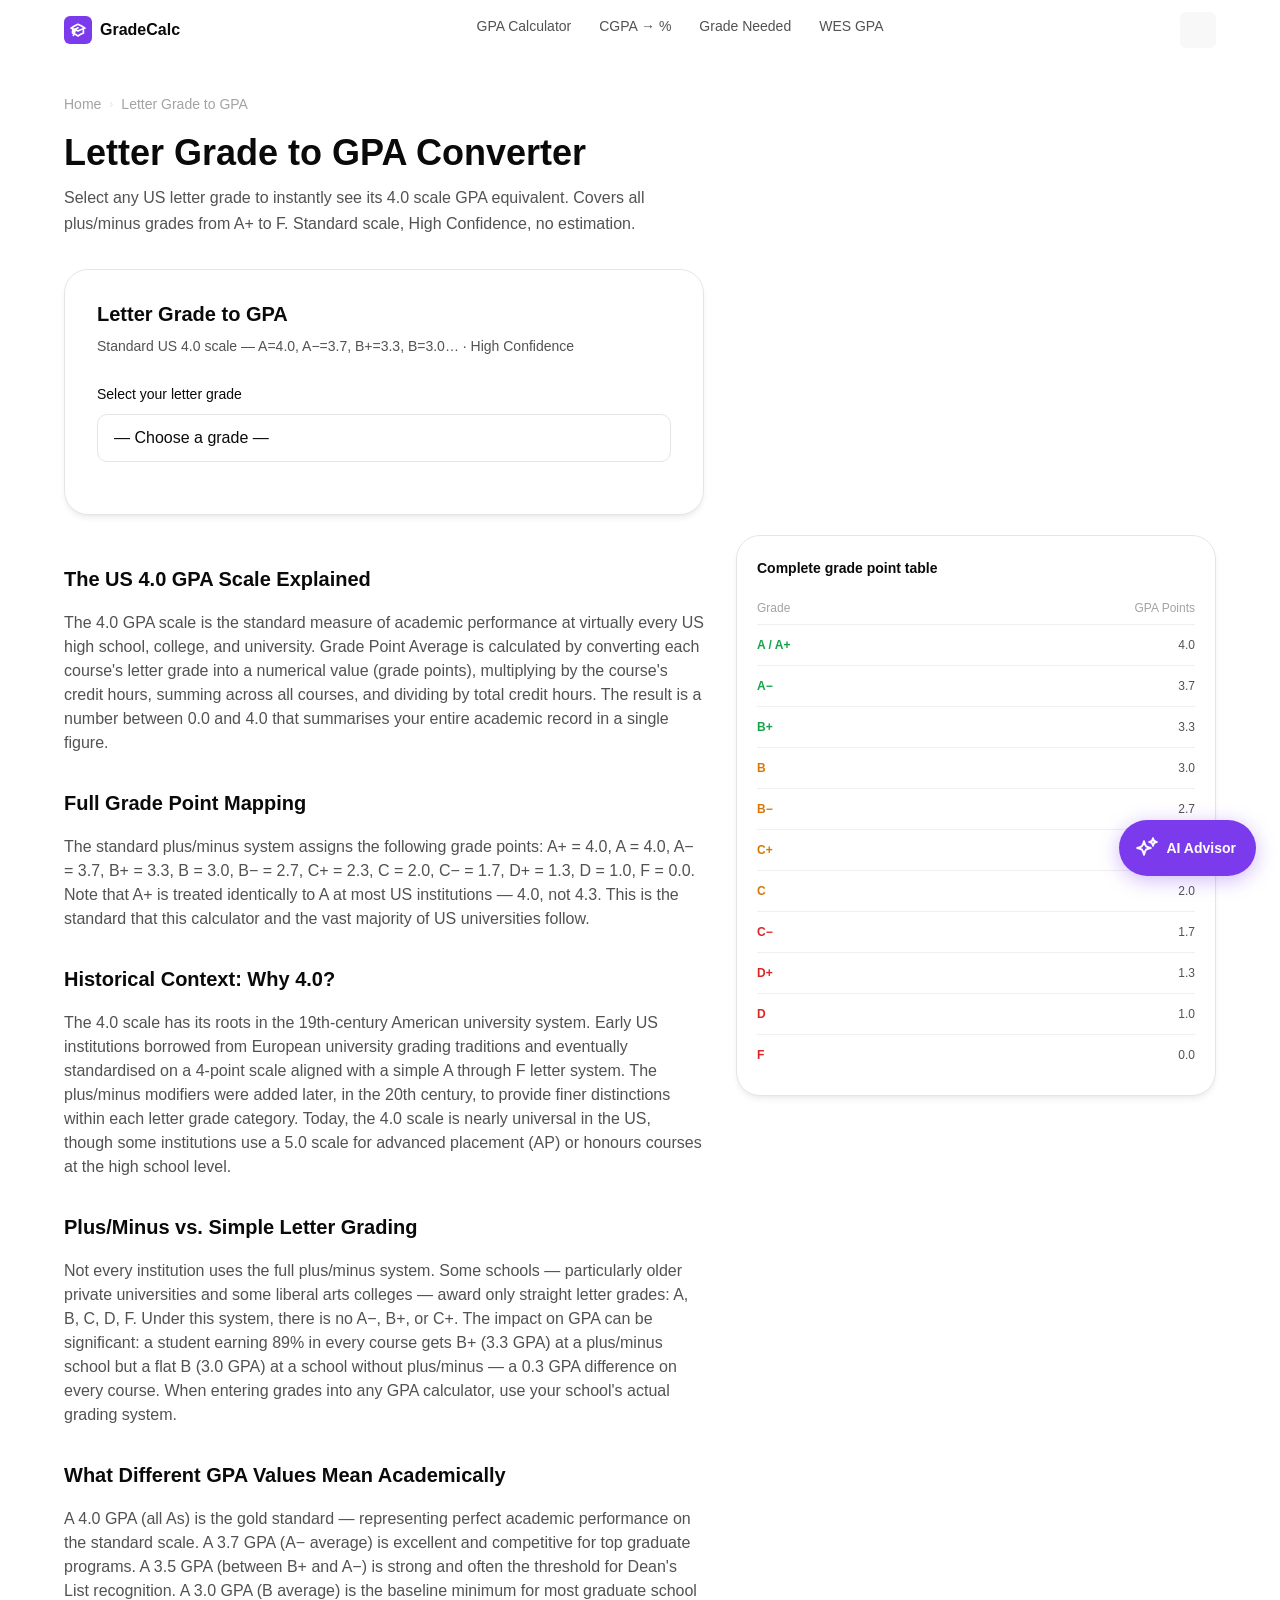
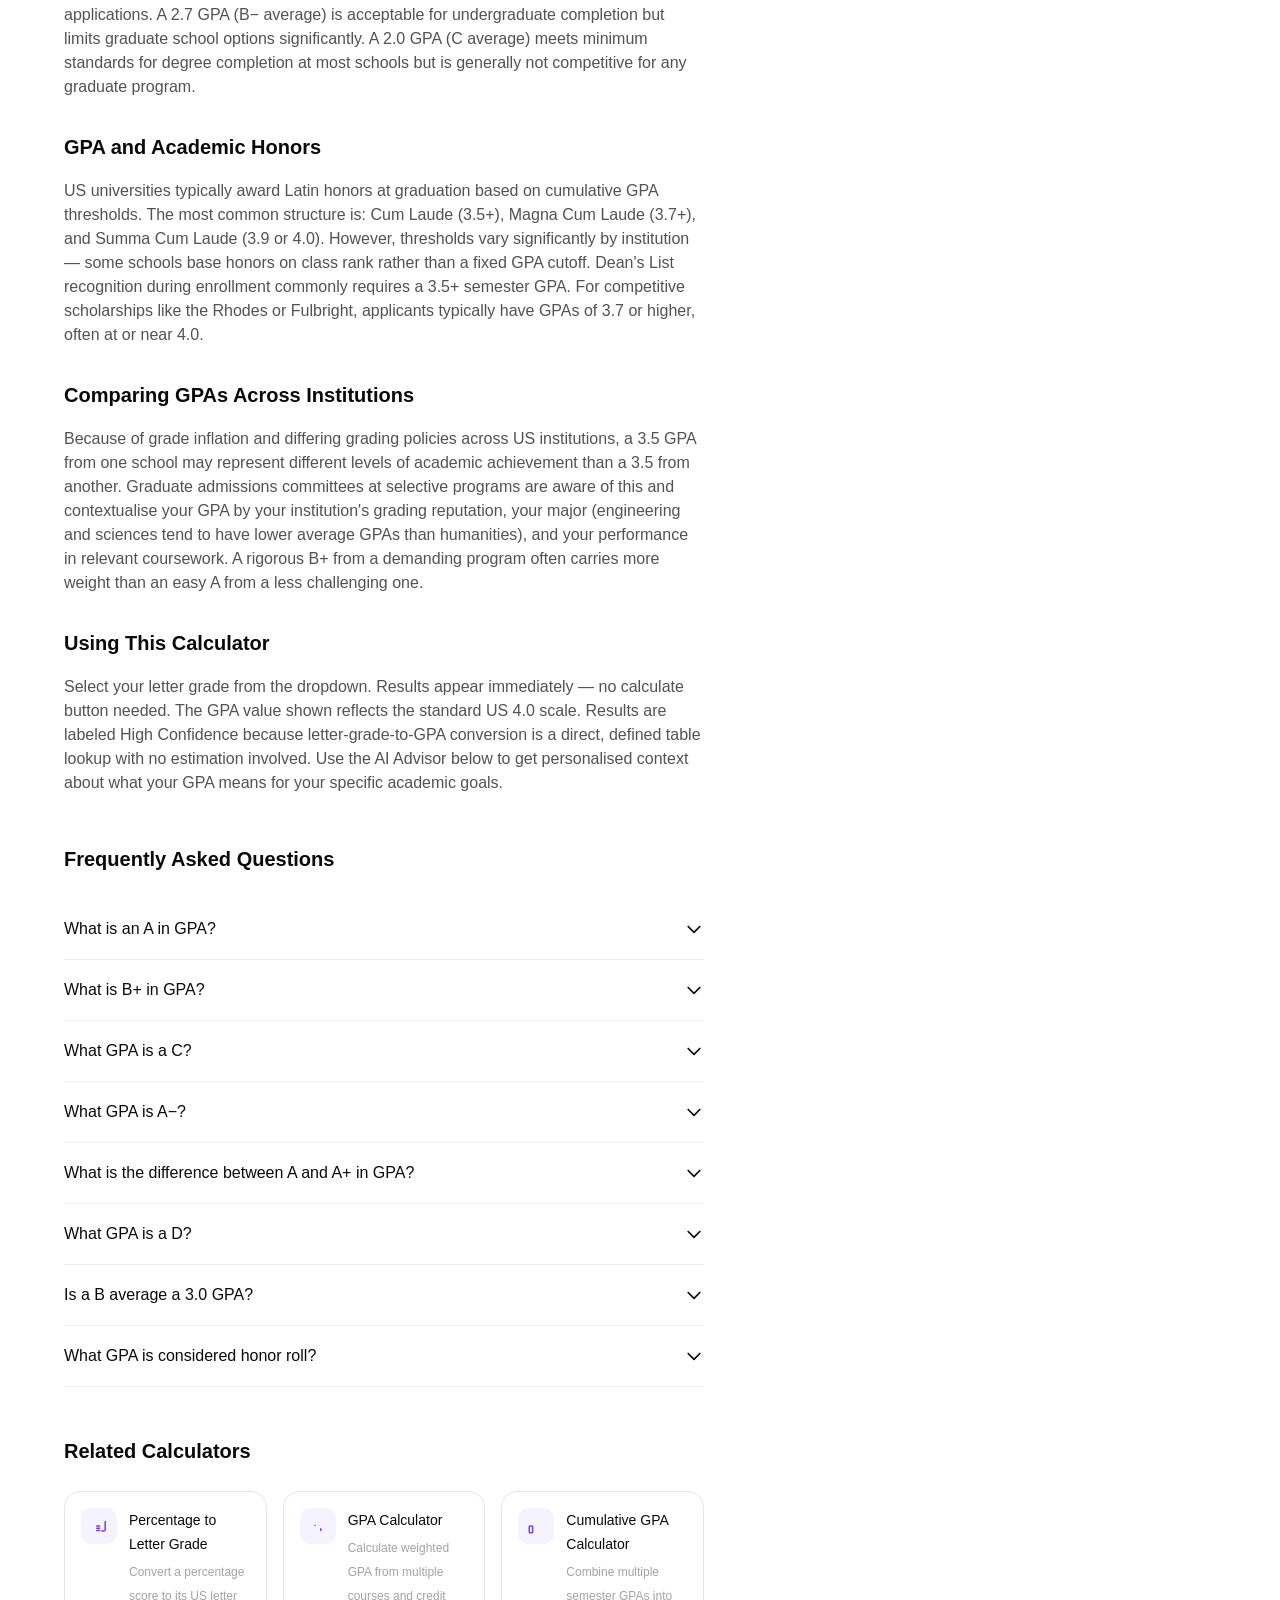
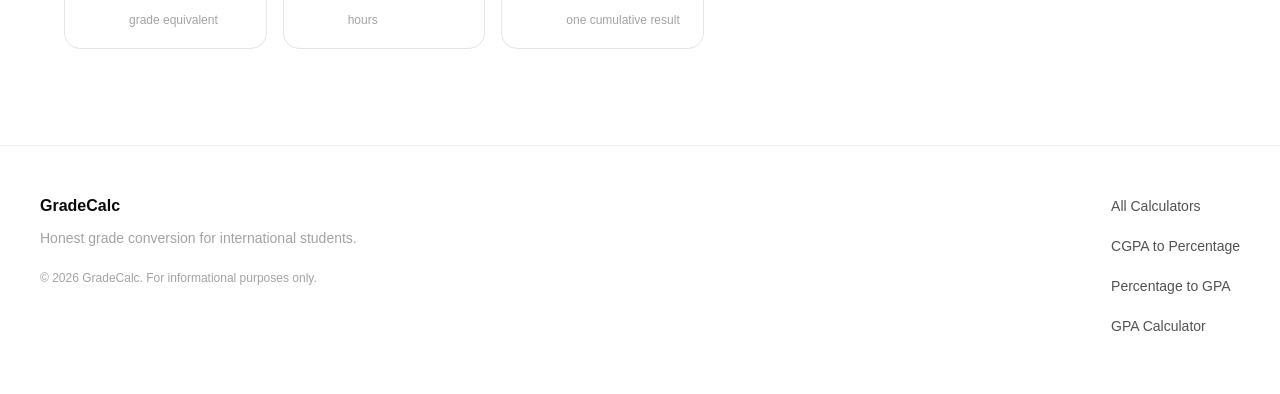
<file: letter-grade-to-gpa.html>
<!DOCTYPE html>
<html lang="en" data-page="letter-grade-to-gpa">
<head>
  <meta charset="UTF-8">
    <meta name="google-site-verification" content="CssxPSFBASkIHlADn5yYjrQ2UAVMNCqcTbz76W9akkU" />
    <meta name="msvalidate.01" content="DDA20E6E8FFF1E38FF1DE0ED6A67CBF7" />
  <meta name="viewport" content="width=device-width, initial-scale=1.0">
  <title>Letter Grade to GPA — A, B+, C to 4.0 Scale Conversion</title>
  <meta name="description" content="Convert letter grades (A, A−, B+, B, etc.) to GPA points on the 4.0 scale. A=4.0, B+=3.3, C=2.0. High Confidence — standard US grading scale. Instant results.">
  <link rel="canonical" href="https://gradecalc-phi.vercel.app/letter-grade-to-gpa.html">
  <meta property="og:type" content="website">
  <meta property="og:url" content="https://gradecalc-phi.vercel.app/letter-grade-to-gpa.html">
  <meta property="og:title" content="Letter Grade to GPA — A, B+, C to 4.0 Scale Conversion">
  <meta property="og:description" content="Convert letter grades (A, A−, B+, B, etc.) to GPA points on the 4.0 scale instantly. A=4.0, B+=3.3, C=2.0.">
  <meta name="twitter:card" content="summary">
  <meta name="keywords" content="letter grade to gpa, grade to gpa converter">

  <script type="application/ld+json">
  {"@context":"https://schema.org","@type":"BreadcrumbList","itemListElement":[{"@type":"ListItem","position":1,"name":"Home","item":"https://gradecalc-phi.vercel.app/"},{"@type":"ListItem","position":2,"name":"Letter Grade to GPA","item":"https://gradecalc-phi.vercel.app/letter-grade-to-gpa.html"}]}</script>
  <script type="application/ld+json">
  {"@context":"https://schema.org","@type":"WebApplication","name":"Letter Grade to GPA Converter","description":"Convert any US letter grade (A, A−, B+, B, C, D, F) to its 4.0 scale GPA equivalent instantly.","url":"https://gradecalc-phi.vercel.app/letter-grade-to-gpa.html","applicationCategory":"EducationApplication","operatingSystem":"Web Browser","offers":{"@type":"Offer","price":"0","priceCurrency":"USD"}}</script>
  <script type="application/ld+json">
  {"@context":"https://schema.org","@type":"FAQPage","mainEntity":[{"@type":"Question","name":"What is an A in GPA?","acceptedAnswer":{"@type":"Answer","text":"An A equals 4.0 on the 4.0 GPA scale. This is the highest standard GPA value. At most US universities, A+ is also treated as 4.0 — not 4.3 — making A and A+ equivalent on official transcripts."}},{"@type":"Question","name":"What is B+ in GPA?","acceptedAnswer":{"@type":"Answer","text":"B+ equals 3.3 GPA on the 4.0 scale. It represents strong above-average performance, one step below A− (3.7). Many graduate programs and scholarship committees view B+ as a competitive grade in core coursework."}},{"@type":"Question","name":"What GPA is a C?","acceptedAnswer":{"@type":"Answer","text":"A C equals 2.0 GPA on the 4.0 scale. C represents average performance. It is a passing grade at most US universities for undergraduate credit, but most graduate programs require a minimum of B (3.0) or B− (2.7) in courses counting toward the degree."}},{"@type":"Question","name":"What GPA is A−?","acceptedAnswer":{"@type":"Answer","text":"A− equals 3.7 GPA on the 4.0 scale. It is just below a full A (4.0) and represents excellent performance. Many Dean's List and academic honor programs have a 3.5 minimum, so A− well exceeds that threshold."}},{"@type":"Question","name":"What is the difference between A and A+ in GPA?","acceptedAnswer":{"@type":"Answer","text":"At most US universities, both A and A+ are 4.0 GPA — there is no numerical difference on a standard 4.0 scale. Some institutions technically assign 4.3 to A+, but this is not the norm. Check your institution's specific grading policy, but in most cases A = A+ = 4.0."}},{"@type":"Question","name":"What GPA is a D?","acceptedAnswer":{"@type":"Answer","text":"D+ = 1.3 GPA, D = 1.0 GPA, D− = 0.7 GPA. A D represents below-average performance and is at the borderline of academic failure. While technically passing in many undergraduate programs, D grades are not accepted toward most graduate degrees."}},{"@type":"Question","name":"Is a B average a 3.0 GPA?","acceptedAnswer":{"@type":"Answer","text":"Yes, a B equals exactly 3.0 on the 4.0 GPA scale. A B average — meaning consistent Bs across all courses — produces a 3.0 cumulative GPA, which is the minimum for most graduate school admissions and is considered a solid undergraduate performance."}},{"@type":"Question","name":"What GPA is considered honor roll?","acceptedAnswer":{"@type":"Answer","text":"Honor roll thresholds vary by institution. The most common standards are: Dean's List typically requires 3.5+ GPA (A− average). Summa Cum Laude typically requires 3.9+ GPA. Magna Cum Laude typically requires 3.7+ GPA. Cum Laude typically requires 3.5+ GPA. Check your specific institution's catalog for exact thresholds."}}]}</script>

  <link rel="stylesheet" href="/css/tokens.css">
  <link rel="stylesheet" href="/css/base.css">
  <link rel="stylesheet" href="/css/components.css">
  <link rel="stylesheet" href="/css/layout.css">
  <link rel="stylesheet" href="/css/animations.css">
</head>
<body class="page-fade-in">
  <a href="#main" class="skip-link">Skip to main content</a>

  <nav class="navbar" id="navbar"><div class="navbar__inner"><a href="/" class="navbar__logo"><div class="navbar__logo-icon" aria-hidden="true"><svg xmlns="http://www.w3.org/2000/svg" width="16" height="16" fill="none" viewBox="0 0 24 24" stroke="currentColor" stroke-width="2.5"><path stroke-linecap="round" stroke-linejoin="round" d="M4.26 10.147a60.436 60.436 0 00-.491 6.347A48.627 48.627 0 0112 20.904a48.627 48.627 0 018.232-4.41 60.46 60.46 0 00-.491-6.347m-15.482 0a50.57 50.57 0 00-2.658-.813A59.905 59.905 0 0112 3.493a59.902 59.902 0 0110.399 5.84c-.896.248-1.783.52-2.658.814m-15.482 0A50.697 50.697 0 0112 13.489a50.702 50.702 0 017.74-3.342M6.75 15a.75.75 0 100-1.5.75.75 0 000 1.5zm0 0v-3.675A55.378 55.378 0 0112 8.443m-7.007 11.55A5.981 5.981 0 006.75 15.75v-1.5"/></svg></div>GradeCalc</a><ul class="navbar__links" role="list"><li><a href="/gpa-calculator.html" class="navbar__link">GPA Calculator</a></li><li><a href="/cgpa-to-percentage.html" class="navbar__link">CGPA → %</a></li><li><a href="/grade-needed-calculator.html" class="navbar__link">Grade Needed</a></li><li><a href="/wes-gpa-calculator.html" class="navbar__link">WES GPA</a></li></ul><div class="navbar__actions"><button class="theme-toggle" data-action="toggle-theme" aria-label="Toggle dark mode"><span data-theme-icon aria-hidden="true"></span></button><button class="nav-hamburger" id="nav-hamburger" aria-label="Open menu" aria-expanded="false"><svg xmlns="http://www.w3.org/2000/svg" width="20" height="20" fill="none" viewBox="0 0 24 24" stroke="currentColor" stroke-width="2"><path stroke-linecap="round" stroke-linejoin="round" d="M3.75 6.75h16.5M3.75 12h16.5m-16.5 5.25h16.5"/></svg></button></div></div></nav>
  <div class="nav-overlay" id="nav-overlay" aria-hidden="true"></div>
  <nav class="nav-drawer" id="nav-drawer" aria-label="Mobile navigation"><button class="nav-drawer__close" id="nav-close" aria-label="Close menu"><svg xmlns="http://www.w3.org/2000/svg" width="20" height="20" fill="none" viewBox="0 0 24 24" stroke="currentColor" stroke-width="2"><path stroke-linecap="round" stroke-linejoin="round" d="M6 18L18 6M6 6l12 12"/></svg></button><a href="/" class="nav-drawer__link">Home</a><a href="/gpa-calculator.html" class="nav-drawer__link">GPA Calculator</a><a href="/cgpa-to-percentage.html" class="nav-drawer__link">CGPA to Percentage</a><a href="/percentage-to-gpa.html" class="nav-drawer__link">Percentage to GPA</a><a href="/wes-gpa-calculator.html" class="nav-drawer__link">WES GPA Calculator</a><a href="/grade-needed-calculator.html" class="nav-drawer__link">Grade Needed</a><a href="/uk-to-us-gpa.html" class="nav-drawer__link">UK to US GPA</a><a href="/uk-degree-classification.html" class="nav-drawer__link">UK Degree Classification</a></nav>

  <main id="main" class="page-main">
    <div class="page-header">
      <nav class="page-header__breadcrumb" aria-label="Breadcrumb"><a href="/">Home</a><span class="page-header__breadcrumb__sep">›</span><span aria-current="page">Letter Grade to GPA</span></nav>
      <h1 class="page-header__title">Letter Grade to GPA Converter</h1>
      <p class="page-header__desc">Select any US letter grade to instantly see its 4.0 scale GPA equivalent. Covers all plus/minus grades from A+ to F. Standard scale, High Confidence, no estimation.</p>
    </div>

    <div class="calc-layout">
      <div class="calc-layout__main">
        <div class="calc-card">
          <div class="calc-card__header">
            <div class="calc-card__title">Letter Grade to GPA</div>
            <div class="calc-card__subtitle">Standard US 4.0 scale — A=4.0, A−=3.7, B+=3.3, B=3.0… · High Confidence</div>
          </div>

          <div class="field" id="field-grade">
            <label class="field__label" for="select-grade">Select your letter grade</label>
            <select id="select-grade" class="select" style="height:48px;">
              <option value="">— Choose a grade —</option>
              <option value="A+">A+ (Exceptional)</option>
              <option value="A">A (Excellent)</option>
              <option value="A-">A− (Near-Excellent)</option>
              <option value="B+">B+ (Above Average)</option>
              <option value="B">B (Good)</option>
              <option value="B-">B− (Satisfactory)</option>
              <option value="C+">C+ (Slightly Above Average)</option>
              <option value="C">C (Average)</option>
              <option value="C-">C− (Below Average)</option>
              <option value="D+">D+ (Poor)</option>
              <option value="D">D (Very Poor)</option>
              <option value="F">F (Failing)</option>
            </select>
            <div class="field__error" role="alert"></div>
          </div>

          <div id="result-box" class="result-box" style="margin-top:var(--space-6);display:none;" aria-live="polite"></div>
        </div>

        <div class="content-section">
          <div class="prose">
            <h2>The US 4.0 GPA Scale Explained</h2>
            <p>The 4.0 GPA scale is the standard measure of academic performance at virtually every US high school, college, and university. Grade Point Average is calculated by converting each course's letter grade into a numerical value (grade points), multiplying by the course's credit hours, summing across all courses, and dividing by total credit hours. The result is a number between 0.0 and 4.0 that summarises your entire academic record in a single figure.</p>

            <h2>Full Grade Point Mapping</h2>
            <p>The standard plus/minus system assigns the following grade points: A+ = 4.0, A = 4.0, A− = 3.7, B+ = 3.3, B = 3.0, B− = 2.7, C+ = 2.3, C = 2.0, C− = 1.7, D+ = 1.3, D = 1.0, F = 0.0. Note that A+ is treated identically to A at most US institutions — 4.0, not 4.3. This is the standard that this calculator and the vast majority of US universities follow.</p>

            <h2>Historical Context: Why 4.0?</h2>
            <p>The 4.0 scale has its roots in the 19th-century American university system. Early US institutions borrowed from European university grading traditions and eventually standardised on a 4-point scale aligned with a simple A through F letter system. The plus/minus modifiers were added later, in the 20th century, to provide finer distinctions within each letter grade category. Today, the 4.0 scale is nearly universal in the US, though some institutions use a 5.0 scale for advanced placement (AP) or honours courses at the high school level.</p>

            <h2>Plus/Minus vs. Simple Letter Grading</h2>
            <p>Not every institution uses the full plus/minus system. Some schools — particularly older private universities and some liberal arts colleges — award only straight letter grades: A, B, C, D, F. Under this system, there is no A−, B+, or C+. The impact on GPA can be significant: a student earning 89% in every course gets B+ (3.3 GPA) at a plus/minus school but a flat B (3.0 GPA) at a school without plus/minus — a 0.3 GPA difference on every course. When entering grades into any GPA calculator, use your school's actual grading system.</p>

            <h2>What Different GPA Values Mean Academically</h2>
            <p>A 4.0 GPA (all As) is the gold standard — representing perfect academic performance on the standard scale. A 3.7 GPA (A− average) is excellent and competitive for top graduate programs. A 3.5 GPA (between B+ and A−) is strong and often the threshold for Dean's List recognition. A 3.0 GPA (B average) is the baseline minimum for most graduate school applications. A 2.7 GPA (B− average) is acceptable for undergraduate completion but limits graduate school options significantly. A 2.0 GPA (C average) meets minimum standards for degree completion at most schools but is generally not competitive for any graduate program.</p>

            <h2>GPA and Academic Honors</h2>
            <p>US universities typically award Latin honors at graduation based on cumulative GPA thresholds. The most common structure is: Cum Laude (3.5+), Magna Cum Laude (3.7+), and Summa Cum Laude (3.9 or 4.0). However, thresholds vary significantly by institution — some schools base honors on class rank rather than a fixed GPA cutoff. Dean's List recognition during enrollment commonly requires a 3.5+ semester GPA. For competitive scholarships like the Rhodes or Fulbright, applicants typically have GPAs of 3.7 or higher, often at or near 4.0.</p>

            <h2>Comparing GPAs Across Institutions</h2>
            <p>Because of grade inflation and differing grading policies across US institutions, a 3.5 GPA from one school may represent different levels of academic achievement than a 3.5 from another. Graduate admissions committees at selective programs are aware of this and contextualise your GPA by your institution's grading reputation, your major (engineering and sciences tend to have lower average GPAs than humanities), and your performance in relevant coursework. A rigorous B+ from a demanding program often carries more weight than an easy A from a less challenging one.</p>

            <h2>Using This Calculator</h2>
            <p>Select your letter grade from the dropdown. Results appear immediately — no calculate button needed. The GPA value shown reflects the standard US 4.0 scale. Results are labeled High Confidence because letter-grade-to-GPA conversion is a direct, defined table lookup with no estimation involved. Use the AI Advisor below to get personalised context about what your GPA means for your specific academic goals.</p>
          </div>

          <div class="faq-section" id="faq">
            <h2 class="section-title" style="margin-top:var(--space-12);">Frequently Asked Questions</h2>

            <div class="faq-item">
              <button class="faq-question" aria-expanded="false">What is an A in GPA?<svg class="faq-question__chevron" xmlns="http://www.w3.org/2000/svg" width="20" height="20" fill="none" viewBox="0 0 24 24" stroke="currentColor" stroke-width="2"><path stroke-linecap="round" stroke-linejoin="round" d="M19 9l-7 7-7-7"/></svg></button>
              <div class="faq-answer"><div class="faq-answer__content">An A equals 4.0 on the 4.0 GPA scale — the highest standard GPA value. At most US universities, A+ is also treated as 4.0, not 4.3, making A and A+ equivalent on official transcripts and for GPA calculation purposes.</div></div>
            </div>

            <div class="faq-item">
              <button class="faq-question" aria-expanded="false">What is B+ in GPA?<svg class="faq-question__chevron" xmlns="http://www.w3.org/2000/svg" width="20" height="20" fill="none" viewBox="0 0 24 24" stroke="currentColor" stroke-width="2"><path stroke-linecap="round" stroke-linejoin="round" d="M19 9l-7 7-7-7"/></svg></button>
              <div class="faq-answer"><div class="faq-answer__content">B+ equals 3.3 GPA on the 4.0 scale. It is one step below A− (3.7) and one above B (3.0). Many graduate programs and scholarship committees view B+ as a competitive grade in core coursework. A consistent B+ average produces a 3.3 cumulative GPA.</div></div>
            </div>

            <div class="faq-item">
              <button class="faq-question" aria-expanded="false">What GPA is a C?<svg class="faq-question__chevron" xmlns="http://www.w3.org/2000/svg" width="20" height="20" fill="none" viewBox="0 0 24 24" stroke="currentColor" stroke-width="2"><path stroke-linecap="round" stroke-linejoin="round" d="M19 9l-7 7-7-7"/></svg></button>
              <div class="faq-answer"><div class="faq-answer__content">A C equals 2.0 GPA on the 4.0 scale. It represents average performance and is a passing grade for undergraduate credit at most US universities. However, most graduate programs require a minimum of B− (2.7) or B (3.0) for courses counting toward the graduate degree.</div></div>
            </div>

            <div class="faq-item">
              <button class="faq-question" aria-expanded="false">What GPA is A−?<svg class="faq-question__chevron" xmlns="http://www.w3.org/2000/svg" width="20" height="20" fill="none" viewBox="0 0 24 24" stroke="currentColor" stroke-width="2"><path stroke-linecap="round" stroke-linejoin="round" d="M19 9l-7 7-7-7"/></svg></button>
              <div class="faq-answer"><div class="faq-answer__content">A− equals 3.7 GPA on the 4.0 scale. It is just below a full A (4.0) and represents excellent performance. An A− average (3.7 cumulative GPA) typically qualifies for Magna Cum Laude honors at graduation and is competitive for top graduate programs.</div></div>
            </div>

            <div class="faq-item">
              <button class="faq-question" aria-expanded="false">What is the difference between A and A+ in GPA?<svg class="faq-question__chevron" xmlns="http://www.w3.org/2000/svg" width="20" height="20" fill="none" viewBox="0 0 24 24" stroke="currentColor" stroke-width="2"><path stroke-linecap="round" stroke-linejoin="round" d="M19 9l-7 7-7-7"/></svg></button>
              <div class="faq-answer"><div class="faq-answer__content">At most US universities, both A and A+ are 4.0 GPA — there is no numerical difference on the standard 4.0 scale. Some institutions technically record 4.3 for A+, but this is uncommon and not the prevailing standard. Check your institution's grading policy, but in most cases A = A+ = 4.0 for GPA calculation.</div></div>
            </div>

            <div class="faq-item">
              <button class="faq-question" aria-expanded="false">What GPA is a D?<svg class="faq-question__chevron" xmlns="http://www.w3.org/2000/svg" width="20" height="20" fill="none" viewBox="0 0 24 24" stroke="currentColor" stroke-width="2"><path stroke-linecap="round" stroke-linejoin="round" d="M19 9l-7 7-7-7"/></svg></button>
              <div class="faq-answer"><div class="faq-answer__content">D+ = 1.3 GPA, D = 1.0 GPA, D− = 0.7 GPA. D grades represent below-average performance and while technically passing for undergraduate credit at many schools, they are not accepted in most graduate programs and can jeopardise academic standing if cumulative GPA falls below 2.0.</div></div>
            </div>

            <div class="faq-item">
              <button class="faq-question" aria-expanded="false">Is a B average a 3.0 GPA?<svg class="faq-question__chevron" xmlns="http://www.w3.org/2000/svg" width="20" height="20" fill="none" viewBox="0 0 24 24" stroke="currentColor" stroke-width="2"><path stroke-linecap="round" stroke-linejoin="round" d="M19 9l-7 7-7-7"/></svg></button>
              <div class="faq-answer"><div class="faq-answer__content">Yes, a B equals exactly 3.0 on the 4.0 GPA scale. Consistent B grades across all courses produce a 3.0 cumulative GPA, which is the minimum threshold for most graduate school applications and is considered a solid undergraduate academic record.</div></div>
            </div>

            <div class="faq-item">
              <button class="faq-question" aria-expanded="false">What GPA is considered honor roll?<svg class="faq-question__chevron" xmlns="http://www.w3.org/2000/svg" width="20" height="20" fill="none" viewBox="0 0 24 24" stroke="currentColor" stroke-width="2"><path stroke-linecap="round" stroke-linejoin="round" d="M19 9l-7 7-7-7"/></svg></button>
              <div class="faq-answer"><div class="faq-answer__content">Honor roll thresholds vary by institution. Common benchmarks: Dean's List typically requires 3.5+ semester GPA. At graduation, Cum Laude typically requires 3.5+, Magna Cum Laude 3.7+, and Summa Cum Laude 3.9+. Some schools base Latin honors on class rank percentile rather than a fixed GPA cutoff — check your specific institution's catalog.</div></div>
            </div>
          </div>

          <div class="related-section">
            <h2 class="section-title">Related Calculators</h2>
            <div class="related-grid">
              <a href="/percentage-to-letter-grade.html" class="related-card"><div class="related-card__icon"><svg xmlns="http://www.w3.org/2000/svg" width="18" height="18" fill="none" viewBox="0 0 24 24" stroke="currentColor" stroke-width="2"><path stroke-linecap="round" stroke-linejoin="round" d="M9 12h3.75M9 15h3.75M9 18h3.75m3 .75H18a2.25 2.25 0 002.25-2.25V6.108"/></svg></div><div><div class="related-card__title">Percentage to Letter Grade</div><div class="related-card__desc">Convert a percentage score to its US letter grade equivalent</div></div></a>
              <a href="/gpa-calculator.html" class="related-card"><div class="related-card__icon"><svg xmlns="http://www.w3.org/2000/svg" width="18" height="18" fill="none" viewBox="0 0 24 24" stroke="currentColor" stroke-width="2"><path stroke-linecap="round" stroke-linejoin="round" d="M15.75 15.75V18m-7.5-6.75h.008v.008H8.25v-.008z"/></svg></div><div><div class="related-card__title">GPA Calculator</div><div class="related-card__desc">Calculate weighted GPA from multiple courses and credit hours</div></div></a>
              <a href="/cumulative-gpa-calculator.html" class="related-card"><div class="related-card__icon"><svg xmlns="http://www.w3.org/2000/svg" width="18" height="18" fill="none" viewBox="0 0 24 24" stroke="currentColor" stroke-width="2"><path stroke-linecap="round" stroke-linejoin="round" d="M3 13.125C3 12.504 3.504 12 4.125 12h2.25c.621 0 1.125.504 1.125 1.125v6.75C7.5 20.496 6.996 21 6.375 21h-2.25A1.125 1.125 0 013 19.875v-6.75z"/></svg></div><div><div class="related-card__title">Cumulative GPA Calculator</div><div class="related-card__desc">Combine multiple semester GPAs into one cumulative result</div></div></a>
            </div>
          </div>
        </div>
      </div>

      <aside class="calc-layout__sidebar">
        <div class="ad-slot ad-slot--sidebar" data-position="sidebar" aria-hidden="true"></div>
        <div class="calc-card" style="padding:var(--space-5);">
          <div style="font-size:var(--text-sm);font-weight:var(--font-weight-semibold);margin-bottom:var(--space-3);">Complete grade point table</div>
          <table style="width:100%;font-size:var(--text-xs);border-collapse:collapse;">
            <thead><tr><th style="text-align:left;padding:var(--space-1) 0;color:var(--color-text-tertiary);font-weight:500;">Grade</th><th style="text-align:right;padding:var(--space-1) 0;color:var(--color-text-tertiary);font-weight:500;">GPA Points</th></tr></thead>
            <tbody>
              <tr style="border-top:1px solid var(--color-border-subtle)"><td style="padding:var(--space-2) 0;font-weight:700;color:var(--color-success);">A / A+</td><td style="text-align:right;color:var(--color-text-secondary);">4.0</td></tr>
              <tr style="border-top:1px solid var(--color-border-subtle)"><td style="padding:var(--space-2) 0;font-weight:700;color:var(--color-success);">A−</td><td style="text-align:right;color:var(--color-text-secondary);">3.7</td></tr>
              <tr style="border-top:1px solid var(--color-border-subtle)"><td style="padding:var(--space-2) 0;font-weight:700;color:var(--color-success);">B+</td><td style="text-align:right;color:var(--color-text-secondary);">3.3</td></tr>
              <tr style="border-top:1px solid var(--color-border-subtle)"><td style="padding:var(--space-2) 0;font-weight:700;color:var(--color-warning);">B</td><td style="text-align:right;color:var(--color-text-secondary);">3.0</td></tr>
              <tr style="border-top:1px solid var(--color-border-subtle)"><td style="padding:var(--space-2) 0;font-weight:700;color:var(--color-warning);">B−</td><td style="text-align:right;color:var(--color-text-secondary);">2.7</td></tr>
              <tr style="border-top:1px solid var(--color-border-subtle)"><td style="padding:var(--space-2) 0;font-weight:700;color:var(--color-warning);">C+</td><td style="text-align:right;color:var(--color-text-secondary);">2.3</td></tr>
              <tr style="border-top:1px solid var(--color-border-subtle)"><td style="padding:var(--space-2) 0;font-weight:700;color:var(--color-warning);">C</td><td style="text-align:right;color:var(--color-text-secondary);">2.0</td></tr>
              <tr style="border-top:1px solid var(--color-border-subtle)"><td style="padding:var(--space-2) 0;font-weight:700;color:var(--color-error);">C−</td><td style="text-align:right;color:var(--color-text-secondary);">1.7</td></tr>
              <tr style="border-top:1px solid var(--color-border-subtle)"><td style="padding:var(--space-2) 0;font-weight:700;color:var(--color-error);">D+</td><td style="text-align:right;color:var(--color-text-secondary);">1.3</td></tr>
              <tr style="border-top:1px solid var(--color-border-subtle)"><td style="padding:var(--space-2) 0;font-weight:700;color:var(--color-error);">D</td><td style="text-align:right;color:var(--color-text-secondary);">1.0</td></tr>
              <tr style="border-top:1px solid var(--color-border-subtle)"><td style="padding:var(--space-2) 0;font-weight:700;color:var(--color-error);">F</td><td style="text-align:right;color:var(--color-text-secondary);">0.0</td></tr>
            </tbody>
          </table>
        </div>
      </aside>
    </div>
  </main>

  <footer class="footer"><div class="footer__inner"><div><a href="/" class="footer__brand">GradeCalc</a><p class="footer__tagline">Honest grade conversion for international students.</p><p class="footer__copy">© 2026 GradeCalc. For informational purposes only.</p></div><ul class="footer__links"><li><a href="/" class="footer__link">All Calculators</a></li><li><a href="/cgpa-to-percentage.html" class="footer__link">CGPA to Percentage</a></li><li><a href="/percentage-to-gpa.html" class="footer__link">Percentage to GPA</a></li><li><a href="/gpa-calculator.html" class="footer__link">GPA Calculator</a></li></ul></div></footer>

  <script src="/js/analytics.js" defer></script>
  <script src="/js/calculators.js" defer></script>
  <script src="/js/validation.js" defer></script>
  <script src="/js/ui.js" defer></script>
  <script src="/js/ai-advisor.js" defer></script>
  <script defer>
  document.addEventListener('DOMContentLoaded', function () {
    var select    = document.getElementById('select-grade');
    var resultBox = document.getElementById('result-box');

    function calculate() {
      var vr = window.Validation.dropdown(select.value);
      window.Validation.applyToField(document.getElementById('field-grade'), vr);
      if (!vr.valid) {
        resultBox.style.display = 'none';
        return;
      }
      var letter = select.value;
      var data = window.Calculators.letterGradeToGPA(letter);
      resultBox.style.display = 'block';
      window.ResultRenderer.render(resultBox, data);
      if (window.AiAdvisor) window.AiAdvisor.setInputData({ letterGrade: letter, gpa: data.result, calculator: 'letter_grade_to_gpa' });
      if (window.Analytics) window.Analytics.calculatorUsed('letter_grade_to_gpa');
    }

    select.addEventListener('change', calculate);
  });
  </script>
</body>
</html>
</file>
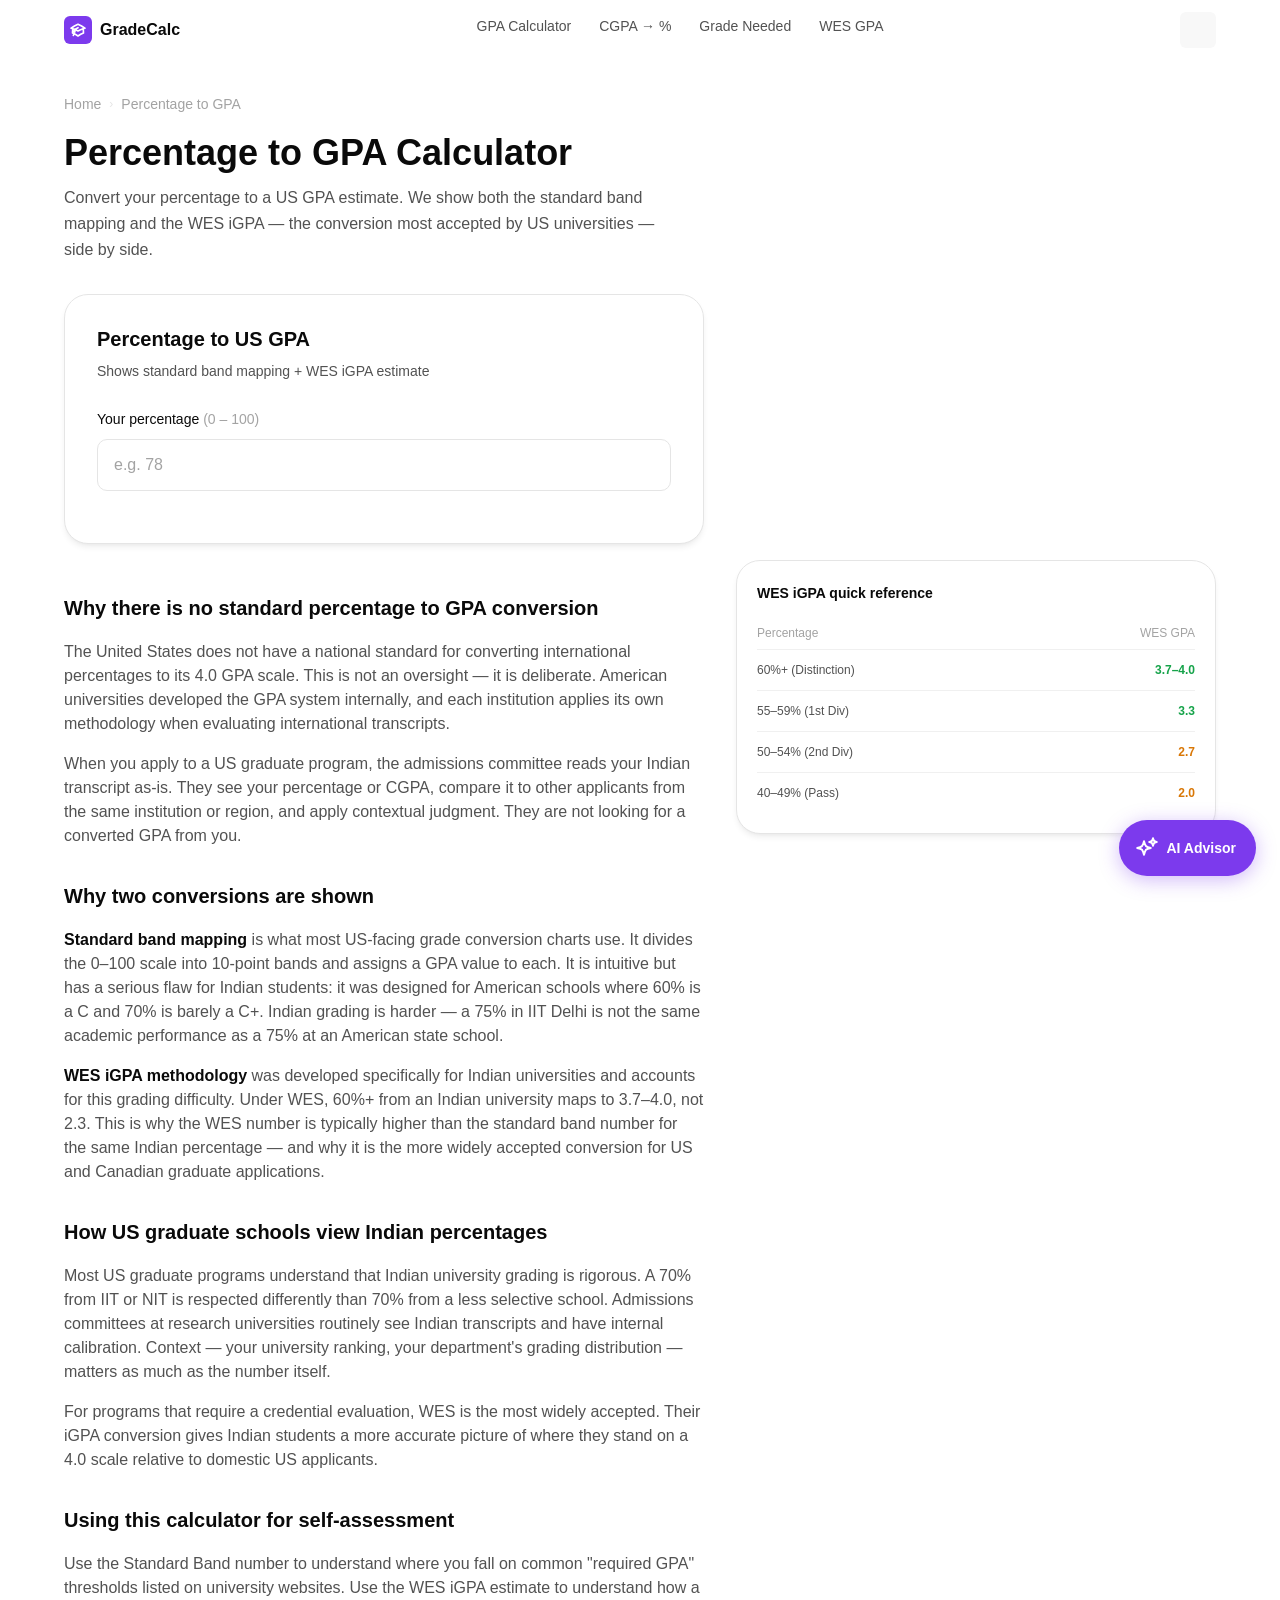
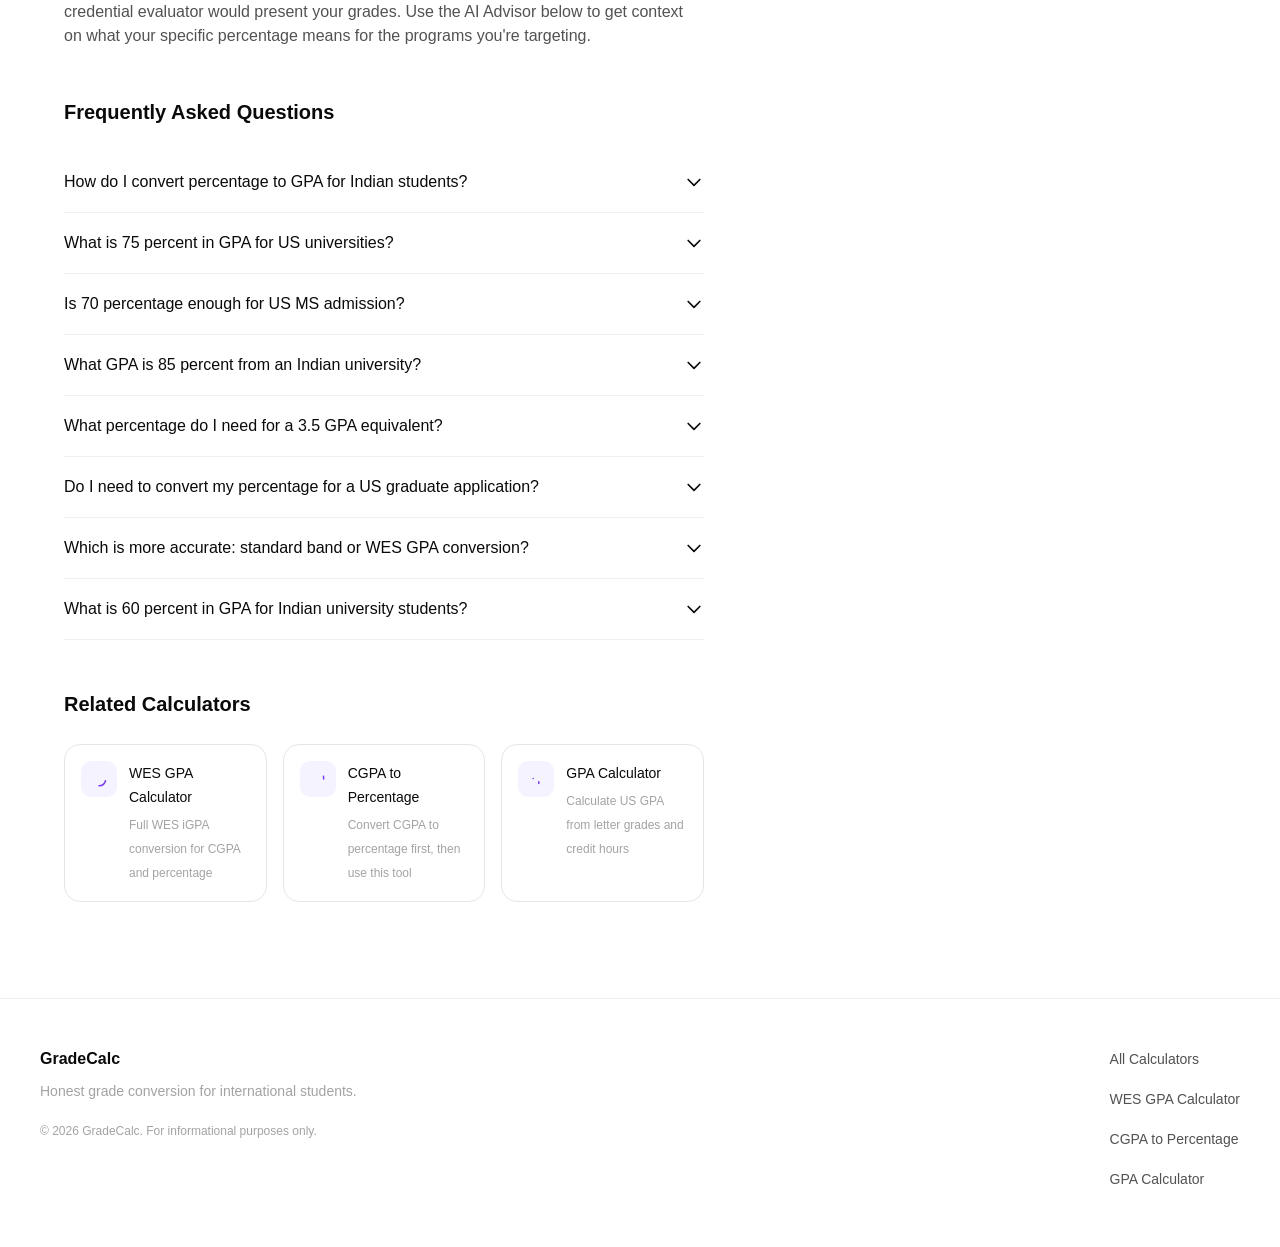
<file: percentage-to-gpa.html>
<!DOCTYPE html>
<html lang="en" data-page="percentage-to-gpa">
<head>
  <meta charset="UTF-8">
    <meta name="google-site-verification" content="CssxPSFBASkIHlADn5yYjrQ2UAVMNCqcTbz76W9akkU" />
    <meta name="msvalidate.01" content="DDA20E6E8FFF1E38FF1DE0ED6A67CBF7" />
  <meta name="viewport" content="width=device-width, initial-scale=1.0">
  <title>Percentage to GPA Calculator — India to US GPA Conversion</title>
  <meta name="description" content="Convert percentage to US GPA for Indian university students. Shows standard band mapping plus WES iGPA estimate — both with honest confidence labels. Free, instant.">
  <link rel="canonical" href="https://gradecalc-phi.vercel.app/percentage-to-gpa.html">
  <meta property="og:type" content="website">
  <meta property="og:url" content="https://gradecalc-phi.vercel.app/percentage-to-gpa.html">
  <meta property="og:title" content="Percentage to GPA Calculator — India to US GPA">
  <meta property="og:description" content="Convert your Indian university percentage to a US GPA equivalent. Shows both standard band mapping and WES iGPA estimate side-by-side.">
  <meta name="twitter:card" content="summary">

  <script type="application/ld+json">
  {"@context":"https://schema.org","@type":"BreadcrumbList","itemListElement":[{"@type":"ListItem","position":1,"name":"Home","item":"https://gradecalc-phi.vercel.app/"},{"@type":"ListItem","position":2,"name":"Percentage to GPA","item":"https://gradecalc-phi.vercel.app/percentage-to-gpa.html"}]}</script>
  <script type="application/ld+json">
  {"@context":"https://schema.org","@type":"WebApplication","name":"Percentage to GPA Calculator","description":"Convert Indian university percentage to US GPA with standard band mapping and WES iGPA estimate.","url":"https://gradecalc-phi.vercel.app/percentage-to-gpa.html","applicationCategory":"EducationApplication","operatingSystem":"Web Browser","offers":{"@type":"Offer","price":"0","priceCurrency":"USD"}}</script>
  <script type="application/ld+json">
  {"@context":"https://schema.org","@type":"FAQPage","mainEntity":[{"@type":"Question","name":"How do I convert my Indian percentage to US GPA?","acceptedAnswer":{"@type":"Answer","text":"There is no official standard. A common approximation maps 93%+ to 4.0, 90–92% to 3.7, 87–89% to 3.3, 83–86% to 3.0, and so on. However, US graduate schools evaluate Indian transcripts directly — they do not require you to convert. The WES iGPA is the most widely accepted conversion: 60%+ maps to 3.7–4.0."}},{"@type":"Question","name":"Is 75% a good percentage for US MS admission?","acceptedAnswer":{"@type":"Answer","text":"75% maps to approximately 2.0–2.3 US GPA on the standard band scale, but using WES iGPA methodology (which is what matters for credential evaluators), 75% from a Indian university typically falls in the 3.3–3.7 range. Mid-tier US MS programs generally accept WES GPA of 3.0+."}},{"@type":"Question","name":"What is 70 percent in GPA?","acceptedAnswer":{"@type":"Answer","text":"70% converts to approximately 1.7 US GPA on the standard 10-band scale (70–72% = 1.7), or roughly 3.3 WES iGPA for a First Division Indian university mark. Note that these are approximations — no official standard exists. US schools evaluate Indian transcripts in context."}},{"@type":"Question","name":"What is 80 percent in GPA for Indian students?","acceptedAnswer":{"@type":"Answer","text":"80% converts to approximately 2.7 US GPA on standard band mapping. Under WES iGPA methodology for Indian universities, 80% (First Division with Distinction) typically yields 3.7–4.0 GPA. The WES conversion is more favourable because it accounts for the harder grading at Indian institutions."}},{"@type":"Question","name":"Does percentage to GPA conversion have an official standard in the US?","acceptedAnswer":{"@type":"Answer","text":"No — the US has no national standard for converting international percentages to GPA. Each university and credential evaluator applies its own methodology. This is why this calculator labels percentage-to-GPA results as 'Estimate' and shows the WES-based result separately — so you understand the full picture."}},{"@type":"Question","name":"What GPA is 65 percent in India?","acceptedAnswer":{"@type":"Answer","text":"65% converts to 1.0 US GPA on the standard band scale. Under WES iGPA for Indian universities, 65% (above the 60% First Division threshold) maps to 3.7–4.0. This illustrates why the same percentage gives very different results depending on the methodology — always verify which one your target institution uses."}},{"@type":"Question","name":"What is a distinction percentage equivalent in US GPA?","acceptedAnswer":{"@type":"Answer","text":"A Distinction in Indian universities (typically 75%+ or 60%+, depending on institution) generally corresponds to 3.7–4.0 US GPA under WES iGPA methodology. Using standard band mapping, 75% = 2.0, which shows why WES provides a more contextually appropriate conversion for Indian students."}},{"@type":"Question","name":"How accurate is online percentage to GPA conversion?","acceptedAnswer":{"@type":"Answer","text":"Most online tools show false precision — a single GPA number from a percentage when no official standard exists. This calculator labels all percentage-to-GPA results as 'Estimate' and shows a range, not a single number. For the most accurate evaluation, use WES or a similar credential evaluator, or check with your target university's international admissions office."}}]}</script>

  <link rel="stylesheet" href="/css/tokens.css">
  <link rel="stylesheet" href="/css/base.css">
  <link rel="stylesheet" href="/css/components.css">
  <link rel="stylesheet" href="/css/layout.css">
  <link rel="stylesheet" href="/css/animations.css">
</head>
<body class="page-fade-in">
  <a href="#main" class="skip-link">Skip to main content</a>
  <nav class="navbar" id="navbar">
    <div class="navbar__inner">
      <a href="/" class="navbar__logo"><div class="navbar__logo-icon" aria-hidden="true"><svg xmlns="http://www.w3.org/2000/svg" width="16" height="16" fill="none" viewBox="0 0 24 24" stroke="currentColor" stroke-width="2.5"><path stroke-linecap="round" stroke-linejoin="round" d="M4.26 10.147a60.436 60.436 0 00-.491 6.347A48.627 48.627 0 0112 20.904a48.627 48.627 0 018.232-4.41 60.46 60.46 0 00-.491-6.347m-15.482 0a50.57 50.57 0 00-2.658-.813A59.905 59.905 0 0112 3.493a59.902 59.902 0 0110.399 5.84c-.896.248-1.783.52-2.658.814m-15.482 0A50.697 50.697 0 0112 13.489a50.702 50.702 0 017.74-3.342M6.75 15a.75.75 0 100-1.5.75.75 0 000 1.5zm0 0v-3.675A55.378 55.378 0 0112 8.443m-7.007 11.55A5.981 5.981 0 006.75 15.75v-1.5"/></svg></div>GradeCalc</a>
      <ul class="navbar__links" role="list">
        <li><a href="/gpa-calculator.html" class="navbar__link">GPA Calculator</a></li>
        <li><a href="/cgpa-to-percentage.html" class="navbar__link">CGPA → %</a></li>
        <li><a href="/grade-needed-calculator.html" class="navbar__link">Grade Needed</a></li>
        <li><a href="/wes-gpa-calculator.html" class="navbar__link">WES GPA</a></li>
      </ul>
      <div class="navbar__actions">
        <button class="theme-toggle" data-action="toggle-theme" aria-label="Toggle dark mode"><span data-theme-icon aria-hidden="true"></span></button>
        <button class="nav-hamburger" id="nav-hamburger" aria-label="Open menu" aria-expanded="false"><svg xmlns="http://www.w3.org/2000/svg" width="20" height="20" fill="none" viewBox="0 0 24 24" stroke="currentColor" stroke-width="2"><path stroke-linecap="round" stroke-linejoin="round" d="M3.75 6.75h16.5M3.75 12h16.5m-16.5 5.25h16.5"/></svg></button>
      </div>
    </div>
  </nav>
  <div class="nav-overlay" id="nav-overlay" aria-hidden="true"></div>
  <nav class="nav-drawer" id="nav-drawer" aria-label="Mobile navigation">
    <button class="nav-drawer__close" id="nav-close" aria-label="Close menu"><svg xmlns="http://www.w3.org/2000/svg" width="20" height="20" fill="none" viewBox="0 0 24 24" stroke="currentColor" stroke-width="2"><path stroke-linecap="round" stroke-linejoin="round" d="M6 18L18 6M6 6l12 12"/></svg></button>
    <a href="/" class="nav-drawer__link">Home</a>
    <a href="/gpa-calculator.html" class="nav-drawer__link">GPA Calculator</a>
    <a href="/cgpa-to-percentage.html" class="nav-drawer__link">CGPA to Percentage</a>
    <a href="/percentage-to-gpa.html" class="nav-drawer__link">Percentage to GPA</a>
    <a href="/wes-gpa-calculator.html" class="nav-drawer__link">WES GPA Calculator</a>
    <a href="/grade-needed-calculator.html" class="nav-drawer__link">Grade Needed</a>
  </nav>

  <main id="main" class="page-main">
    <div class="page-header">
      <nav class="page-header__breadcrumb" aria-label="Breadcrumb"><a href="/">Home</a><span class="page-header__breadcrumb__sep">›</span><span aria-current="page">Percentage to GPA</span></nav>
      <h1 class="page-header__title">Percentage to GPA Calculator</h1>
      <p class="page-header__desc">Convert your percentage to a US GPA estimate. We show both the standard band mapping and the WES iGPA — the conversion most accepted by US universities — side by side.</p>
    </div>

    <div class="calc-layout">
      <div class="calc-layout__main">
        <div class="calc-card">
          <div class="calc-card__header">
            <div class="calc-card__title">Percentage to US GPA</div>
            <div class="calc-card__subtitle">Shows standard band mapping + WES iGPA estimate</div>
          </div>

          <div class="field" id="field-pct">
            <label class="field__label" for="input-pct">Your percentage <span style="color:var(--color-text-tertiary);font-weight:400;">(0 – 100)</span></label>
            <input type="number" id="input-pct" class="input" placeholder="e.g. 78" min="0" max="100" step="0.01" inputmode="decimal" autocomplete="off">
            <div class="field__error" role="alert"></div>
          </div>

          <!-- Two result boxes side by side -->
          <div id="results-wrapper" style="display:none;">
            <div style="display:grid;grid-template-columns:1fr 1fr;gap:var(--space-4);margin-top:var(--space-6);">
              <div>
                <div style="font-size:var(--text-xs);font-weight:var(--font-weight-semibold);color:var(--color-text-tertiary);text-transform:uppercase;letter-spacing:.06em;margin-bottom:var(--space-2);">Standard Band</div>
                <div id="result-standard" class="result-box" style="min-height:100px;padding:var(--space-4);" aria-live="polite"></div>
              </div>
              <div>
                <div style="font-size:var(--text-xs);font-weight:var(--font-weight-semibold);color:var(--color-text-tertiary);text-transform:uppercase;letter-spacing:.06em;margin-bottom:var(--space-2);">WES iGPA Estimate</div>
                <div id="result-wes" class="result-box" style="min-height:100px;padding:var(--space-4);" aria-live="polite"></div>
              </div>
            </div>
            <div class="callout callout--warning" style="margin-top:var(--space-4);">
              <svg xmlns="http://www.w3.org/2000/svg" class="callout__icon" width="16" height="16" fill="none" viewBox="0 0 24 24" stroke="currentColor" stroke-width="2"><path stroke-linecap="round" stroke-linejoin="round" d="M12 9v3.75m-9.303 3.376c-.866 1.5.217 3.374 1.948 3.374h14.71c1.73 0 2.813-1.874 1.948-3.374L13.949 3.378c-.866-1.5-3.032-1.5-3.898 0L2.697 16.126zM12 15.75h.007v.008H12v-.008z"/></svg>
              <span>Neither conversion has an official standard. The US has no national percentage-to-GPA mapping. Graduate schools read Indian transcripts directly. These figures are for self-assessment only.</span>
            </div>
            <div style="margin-top:var(--space-4);font-size:var(--text-sm);color:var(--color-text-secondary);">
              <strong>Which to use?</strong> For official applications, neither — your transcript speaks for itself. The WES iGPA is the number a credential evaluator would report. The Standard Band is what most online resources show. Both are estimates.
              <a href="/wes-gpa-calculator.html" style="color:var(--color-accent);margin-left:4px;">See full WES GPA Calculator →</a>
            </div>
          </div>
        </div>

        <div class="content-section">
          <div class="prose">
            <h2>Why there is no standard percentage to GPA conversion</h2>
            <p>The United States does not have a national standard for converting international percentages to its 4.0 GPA scale. This is not an oversight — it is deliberate. American universities developed the GPA system internally, and each institution applies its own methodology when evaluating international transcripts.</p>
            <p>When you apply to a US graduate program, the admissions committee reads your Indian transcript as-is. They see your percentage or CGPA, compare it to other applicants from the same institution or region, and apply contextual judgment. They are not looking for a converted GPA from you.</p>

            <h2>Why two conversions are shown</h2>
            <p><strong>Standard band mapping</strong> is what most US-facing grade conversion charts use. It divides the 0–100 scale into 10-point bands and assigns a GPA value to each. It is intuitive but has a serious flaw for Indian students: it was designed for American schools where 60% is a C and 70% is barely a C+. Indian grading is harder — a 75% in IIT Delhi is not the same academic performance as a 75% at an American state school.</p>
            <p><strong>WES iGPA methodology</strong> was developed specifically for Indian universities and accounts for this grading difficulty. Under WES, 60%+ from an Indian university maps to 3.7–4.0, not 2.3. This is why the WES number is typically higher than the standard band number for the same Indian percentage — and why it is the more widely accepted conversion for US and Canadian graduate applications.</p>

            <h2>How US graduate schools view Indian percentages</h2>
            <p>Most US graduate programs understand that Indian university grading is rigorous. A 70% from IIT or NIT is respected differently than 70% from a less selective school. Admissions committees at research universities routinely see Indian transcripts and have internal calibration. Context — your university ranking, your department's grading distribution — matters as much as the number itself.</p>
            <p>For programs that require a credential evaluation, WES is the most widely accepted. Their iGPA conversion gives Indian students a more accurate picture of where they stand on a 4.0 scale relative to domestic US applicants.</p>

            <h2>Using this calculator for self-assessment</h2>
            <p>Use the Standard Band number to understand where you fall on common "required GPA" thresholds listed on university websites. Use the WES iGPA estimate to understand how a credential evaluator would present your grades. Use the AI Advisor below to get context on what your specific percentage means for the programs you're targeting.</p>
          </div>

          <div class="faq-section" id="faq">
            <h2 class="section-title" style="margin-top:var(--space-12);">Frequently Asked Questions</h2>
            <div class="faq-item"><button class="faq-question" aria-expanded="false">How do I convert percentage to GPA for Indian students?<svg class="faq-question__chevron" xmlns="http://www.w3.org/2000/svg" width="20" height="20" fill="none" viewBox="0 0 24 24" stroke="currentColor" stroke-width="2"><path stroke-linecap="round" stroke-linejoin="round" d="M19 9l-7 7-7-7"/></svg></button><div class="faq-answer"><div class="faq-answer__content">There is no official standard, but two approaches are commonly used. The standard band mapping divides the 0–100 scale into bands: 90%+ = 3.7–4.0, 80–89% = 2.7–3.3, 70–79% = 1.7–2.3. The WES iGPA, which is more accurate for Indian universities, maps 60%+ to 3.7–4.0 and accounts for the harder grading standards in India.</div></div></div>
            <div class="faq-item"><button class="faq-question" aria-expanded="false">What is 75 percent in GPA for US universities?<svg class="faq-question__chevron" xmlns="http://www.w3.org/2000/svg" width="20" height="20" fill="none" viewBox="0 0 24 24" stroke="currentColor" stroke-width="2"><path stroke-linecap="round" stroke-linejoin="round" d="M19 9l-7 7-7-7"/></svg></button><div class="faq-answer"><div class="faq-answer__content">Under standard band mapping, 75% = 2.0 US GPA. Under WES iGPA for Indian universities, 75% (First Division with Distinction threshold varies by institution) typically yields 3.7–4.0. The large gap between these two numbers illustrates exactly why you should use the WES number for US applications rather than the standard band mapping.</div></div></div>
            <div class="faq-item"><button class="faq-question" aria-expanded="false">Is 70 percentage enough for US MS admission?<svg class="faq-question__chevron" xmlns="http://www.w3.org/2000/svg" width="20" height="20" fill="none" viewBox="0 0 24 24" stroke="currentColor" stroke-width="2"><path stroke-linecap="round" stroke-linejoin="round" d="M19 9l-7 7-7-7"/></svg></button><div class="faq-answer"><div class="faq-answer__content">70% from an Indian university is typically a First Division result. Under WES iGPA, this maps to approximately 3.3 GPA — sufficient for most mid-tier US MS programs (rank 20–50) which typically require 3.0+ GPA equivalent. For top 10 programs, 75%+ is generally expected. Your university reputation, research experience, and GRE/TOEFL scores matter alongside the grade.</div></div></div>
            <div class="faq-item"><button class="faq-question" aria-expanded="false">What GPA is 85 percent from an Indian university?<svg class="faq-question__chevron" xmlns="http://www.w3.org/2000/svg" width="20" height="20" fill="none" viewBox="0 0 24 24" stroke="currentColor" stroke-width="2"><path stroke-linecap="round" stroke-linejoin="round" d="M19 9l-7 7-7-7"/></svg></button><div class="faq-answer"><div class="faq-answer__content">Standard band: 85% = 3.0 GPA (83–86% band). WES iGPA: 85% (First Division with Distinction) = 3.7–4.0. For most US graduate programs, an 85% from a reputable Indian institution is competitive and will be viewed favourably by admissions committees familiar with Indian grading standards.</div></div></div>
            <div class="faq-item"><button class="faq-question" aria-expanded="false">What percentage do I need for a 3.5 GPA equivalent?<svg class="faq-question__chevron" xmlns="http://www.w3.org/2000/svg" width="20" height="20" fill="none" viewBox="0 0 24 24" stroke="currentColor" stroke-width="2"><path stroke-linecap="round" stroke-linejoin="round" d="M19 9l-7 7-7-7"/></svg></button><div class="faq-answer"><div class="faq-answer__content">Using standard band mapping, 3.5 falls between 3.3 (87–89%) and 3.7 (90–92%), so roughly 88–91%. Under WES iGPA for Indian universities, 3.5 corresponds to approximately 60%+ (the Distinction/First Division threshold), which shows how favourable the WES conversion is for Indian students compared to the standard band.</div></div></div>
            <div class="faq-item"><button class="faq-question" aria-expanded="false">Do I need to convert my percentage for a US graduate application?<svg class="faq-question__chevron" xmlns="http://www.w3.org/2000/svg" width="20" height="20" fill="none" viewBox="0 0 24 24" stroke="currentColor" stroke-width="2"><path stroke-linecap="round" stroke-linejoin="round" d="M19 9l-7 7-7-7"/></svg></button><div class="faq-answer"><div class="faq-answer__content">No — you submit your original transcript, which shows your percentage or CGPA as your university issued it. Conversion to GPA is done by the university's international admissions team or by a credential evaluator (like WES) if required. Some applications ask you to self-report a GPA equivalent — in that case, the WES iGPA methodology is the most defensible conversion to use.</div></div></div>
            <div class="faq-item"><button class="faq-question" aria-expanded="false">Which is more accurate: standard band or WES GPA conversion?<svg class="faq-question__chevron" xmlns="http://www.w3.org/2000/svg" width="20" height="20" fill="none" viewBox="0 0 24 24" stroke="currentColor" stroke-width="2"><path stroke-linecap="round" stroke-linejoin="round" d="M19 9l-7 7-7-7"/></svg></button><div class="faq-answer"><div class="faq-answer__content">For Indian students specifically, WES iGPA is more appropriate. It accounts for the fact that Indian university grading is typically harder than American grading — a student scoring 65% at IIT is performing at a level comparable to a US student earning 3.5 GPA or higher. Standard band mapping was designed for American high school and college grading scales and systematically undervalues Indian academic performance.</div></div></div>
            <div class="faq-item"><button class="faq-question" aria-expanded="false">What is 60 percent in GPA for Indian university students?<svg class="faq-question__chevron" xmlns="http://www.w3.org/2000/svg" width="20" height="20" fill="none" viewBox="0 0 24 24" stroke="currentColor" stroke-width="2"><path stroke-linecap="round" stroke-linejoin="round" d="M19 9l-7 7-7-7"/></svg></button><div class="faq-answer"><div class="faq-answer__content">Standard band: 60–64% = 0.0 GPA (below the 65% threshold). WES iGPA: 60%+ (First Division with Distinction) = 3.7–4.0. This dramatic difference shows why standard band is inappropriate for Indian students. 60% at most Indian universities represents a First Division result — an academically solid outcome, not a failing grade.</div></div></div>
          </div>

          <div class="related-section">
            <h2 class="section-title">Related Calculators</h2>
            <div class="related-grid">
              <a href="/wes-gpa-calculator.html" class="related-card"><div class="related-card__icon"><svg xmlns="http://www.w3.org/2000/svg" width="18" height="18" fill="none" viewBox="0 0 24 24" stroke="currentColor" stroke-width="2"><path stroke-linecap="round" stroke-linejoin="round" d="M12 21a9.004 9.004 0 008.716-6.747"/></svg></div><div><div class="related-card__title">WES GPA Calculator</div><div class="related-card__desc">Full WES iGPA conversion for CGPA and percentage</div></div></a>
              <a href="/cgpa-to-percentage.html" class="related-card"><div class="related-card__icon"><svg xmlns="http://www.w3.org/2000/svg" width="18" height="18" fill="none" viewBox="0 0 24 24" stroke="currentColor" stroke-width="2"><path stroke-linecap="round" stroke-linejoin="round" d="M19.5 12c0-1.232-.046-2.453-.138-3.662"/></svg></div><div><div class="related-card__title">CGPA to Percentage</div><div class="related-card__desc">Convert CGPA to percentage first, then use this tool</div></div></a>
              <a href="/gpa-calculator.html" class="related-card"><div class="related-card__icon"><svg xmlns="http://www.w3.org/2000/svg" width="18" height="18" fill="none" viewBox="0 0 24 24" stroke="currentColor" stroke-width="2"><path stroke-linecap="round" stroke-linejoin="round" d="M15.75 15.75V18m-7.5-6.75h.008v.008H8.25v-.008z"/></svg></div><div><div class="related-card__title">GPA Calculator</div><div class="related-card__desc">Calculate US GPA from letter grades and credit hours</div></div></a>
            </div>
          </div>
        </div>
      </div>

      <aside class="calc-layout__sidebar">
        <div class="ad-slot ad-slot--sidebar" data-position="sidebar" aria-hidden="true"></div>
        <div class="calc-card" style="padding:var(--space-5);">
          <div style="font-size:var(--text-sm);font-weight:var(--font-weight-semibold);margin-bottom:var(--space-3);">WES iGPA quick reference</div>
          <table style="width:100%;font-size:var(--text-xs);border-collapse:collapse;">
            <thead><tr><th style="text-align:left;padding:var(--space-1) 0;color:var(--color-text-tertiary);font-weight:500;">Percentage</th><th style="text-align:right;padding:var(--space-1) 0;color:var(--color-text-tertiary);font-weight:500;">WES GPA</th></tr></thead>
            <tbody>
              <tr style="border-top:1px solid var(--color-border-subtle)"><td style="padding:var(--space-2) 0;color:var(--color-text-secondary);">60%+ (Distinction)</td><td style="text-align:right;color:var(--color-success);font-weight:600;">3.7–4.0</td></tr>
              <tr style="border-top:1px solid var(--color-border-subtle)"><td style="padding:var(--space-2) 0;color:var(--color-text-secondary);">55–59% (1st Div)</td><td style="text-align:right;color:var(--color-success);font-weight:600;">3.3</td></tr>
              <tr style="border-top:1px solid var(--color-border-subtle)"><td style="padding:var(--space-2) 0;color:var(--color-text-secondary);">50–54% (2nd Div)</td><td style="text-align:right;color:var(--color-warning);font-weight:600;">2.7</td></tr>
              <tr style="border-top:1px solid var(--color-border-subtle)"><td style="padding:var(--space-2) 0;color:var(--color-text-secondary);">40–49% (Pass)</td><td style="text-align:right;color:var(--color-warning);font-weight:600;">2.0</td></tr>
            </tbody>
          </table>
        </div>
      </aside>
    </div>
  </main>

  <footer class="footer">
    <div class="footer__inner">
      <div><a href="/" class="footer__brand">GradeCalc</a><p class="footer__tagline">Honest grade conversion for international students.</p><p class="footer__copy">© 2026 GradeCalc. For informational purposes only.</p></div>
      <ul class="footer__links">
        <li><a href="/" class="footer__link">All Calculators</a></li>
        <li><a href="/wes-gpa-calculator.html" class="footer__link">WES GPA Calculator</a></li>
        <li><a href="/cgpa-to-percentage.html" class="footer__link">CGPA to Percentage</a></li>
        <li><a href="/gpa-calculator.html" class="footer__link">GPA Calculator</a></li>
      </ul>
    </div>
  </footer>

  <script src="/js/analytics.js" defer></script>
  <script src="/js/calculators.js" defer></script>
  <script src="/js/validation.js" defer></script>
  <script src="/js/ui.js" defer></script>
  <script src="/js/ai-advisor.js" defer></script>
  <script defer>
  document.addEventListener('DOMContentLoaded', function() {
    const input   = document.getElementById('input-pct');
    const wrapper = document.getElementById('results-wrapper');
    const rStd    = document.getElementById('result-standard');
    const rWes    = document.getElementById('result-wes');

    function calculate() {
      const vr = window.Validation.percentage(input.value);
      window.Validation.applyToField(document.getElementById('field-pct'), vr);
      if (!vr.valid) { wrapper.style.display = 'none'; return; }

      const pct = vr.value;
      const std = window.Calculators.percentageToUSGPA(pct);
      const wes = window.Calculators.wesFromPercentage(pct);

      // Render standard result
      rStd.classList.remove('result-box--hidden');
      rStd.innerHTML = `<div class="result-header"><span class="result-number">${std.result}</span></div><div class="result-meta">Band: ${pct}% → ${std.result} GPA</div>`;

      // Render WES result
      rWes.classList.remove('result-box--hidden');
      rWes.innerHTML = `<div class="result-header"><span class="result-number" style="color:var(--color-warning)">${wes.resultRange}</span></div><div class="result-meta">${wes.classification}</div>`;

      wrapper.style.display = 'block';

      if (window.AiAdvisor) window.AiAdvisor.setInputData({ percentage: pct, calculator: 'percentage_to_gpa' });
      if (window.Analytics) window.Analytics.calculatorUsed('percentage_to_gpa');
    }

    input.addEventListener('input', window.debounce(calculate, 300));
    input.addEventListener('blur', calculate);
  });
  </script>
</body>
</html>
</file>
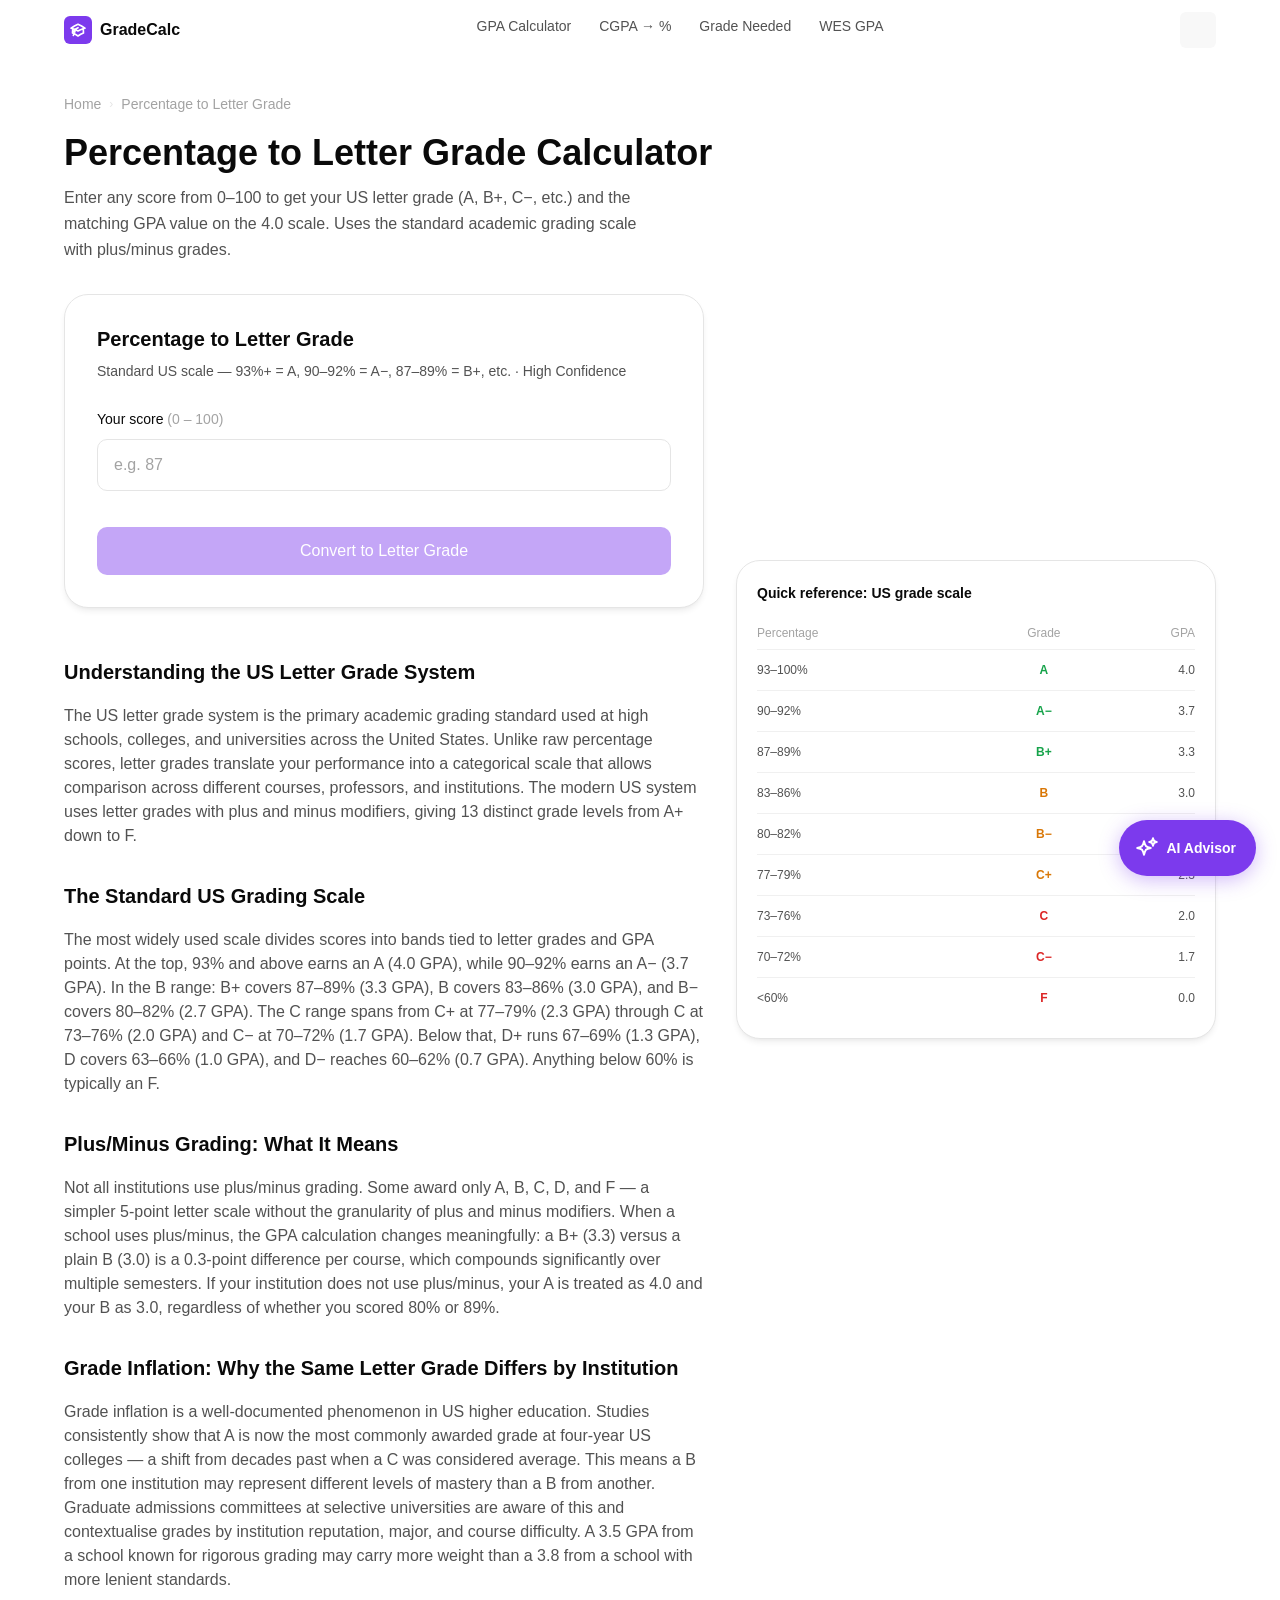
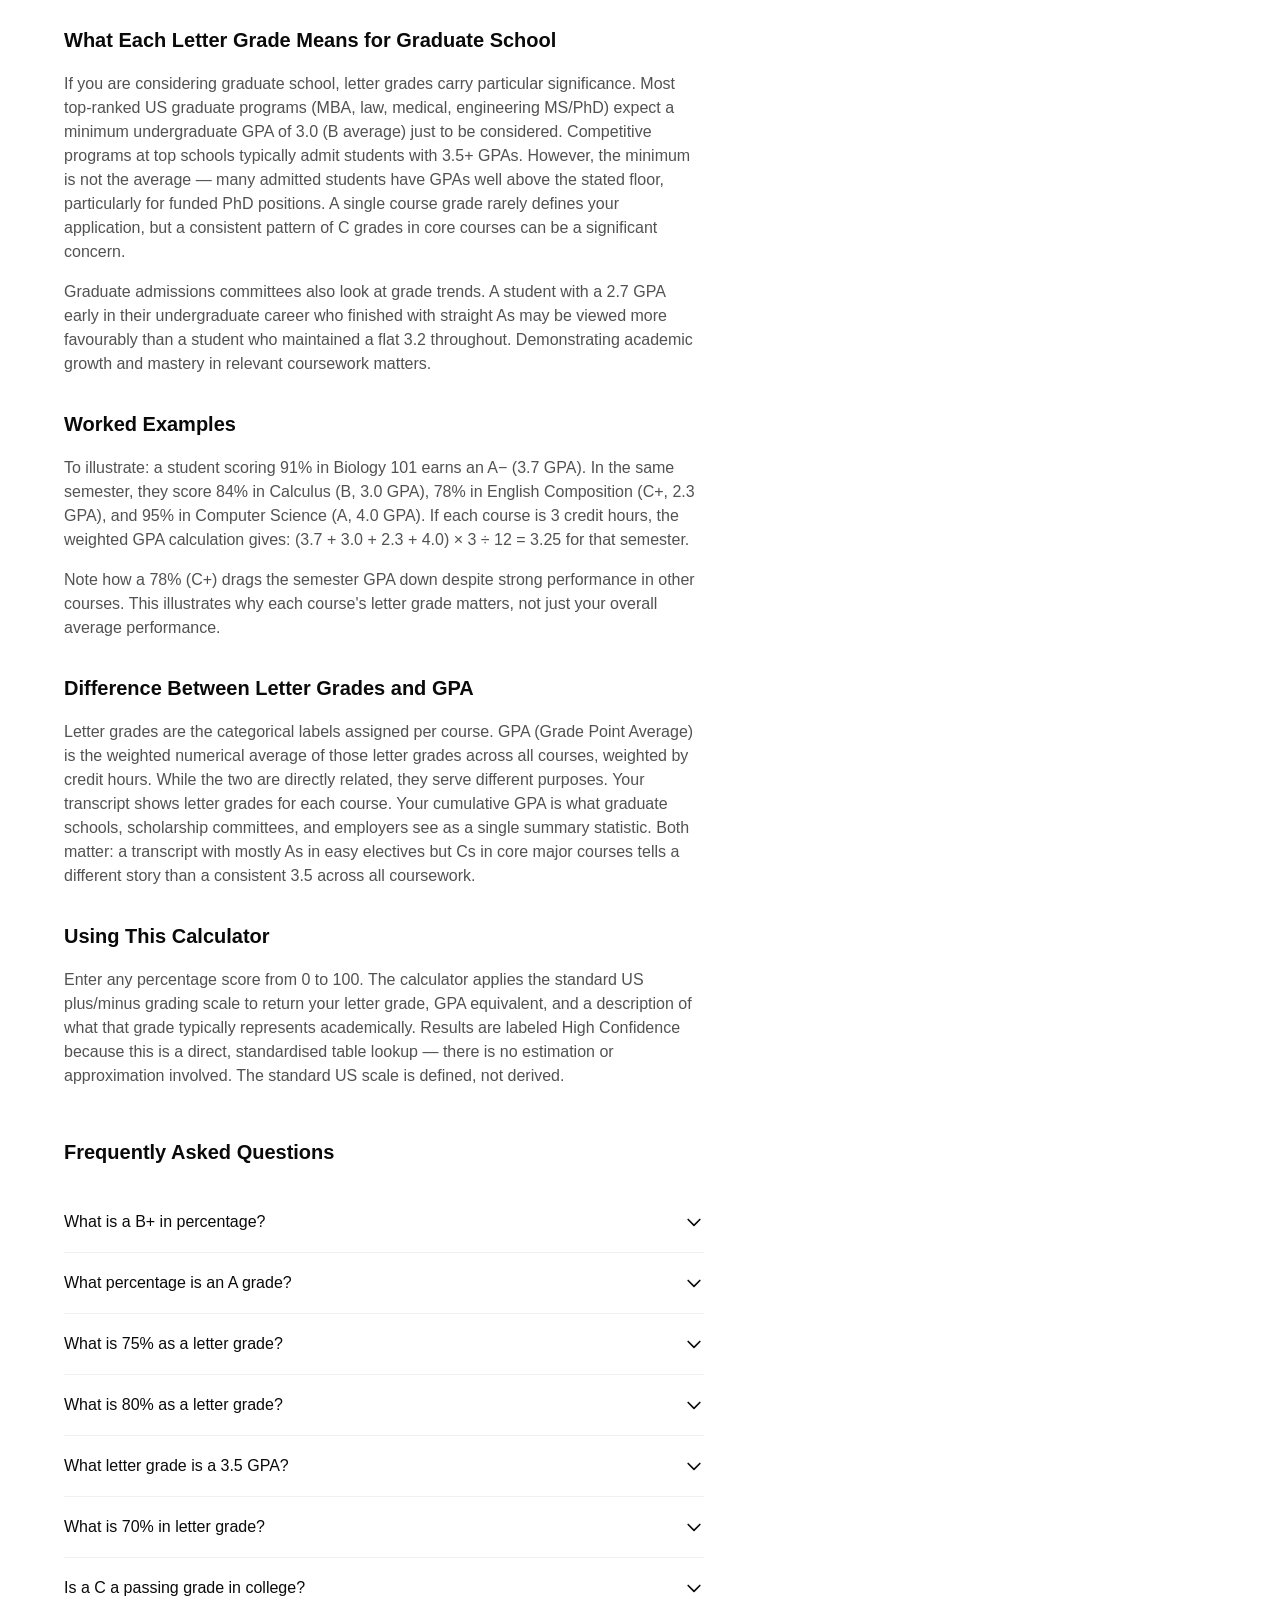
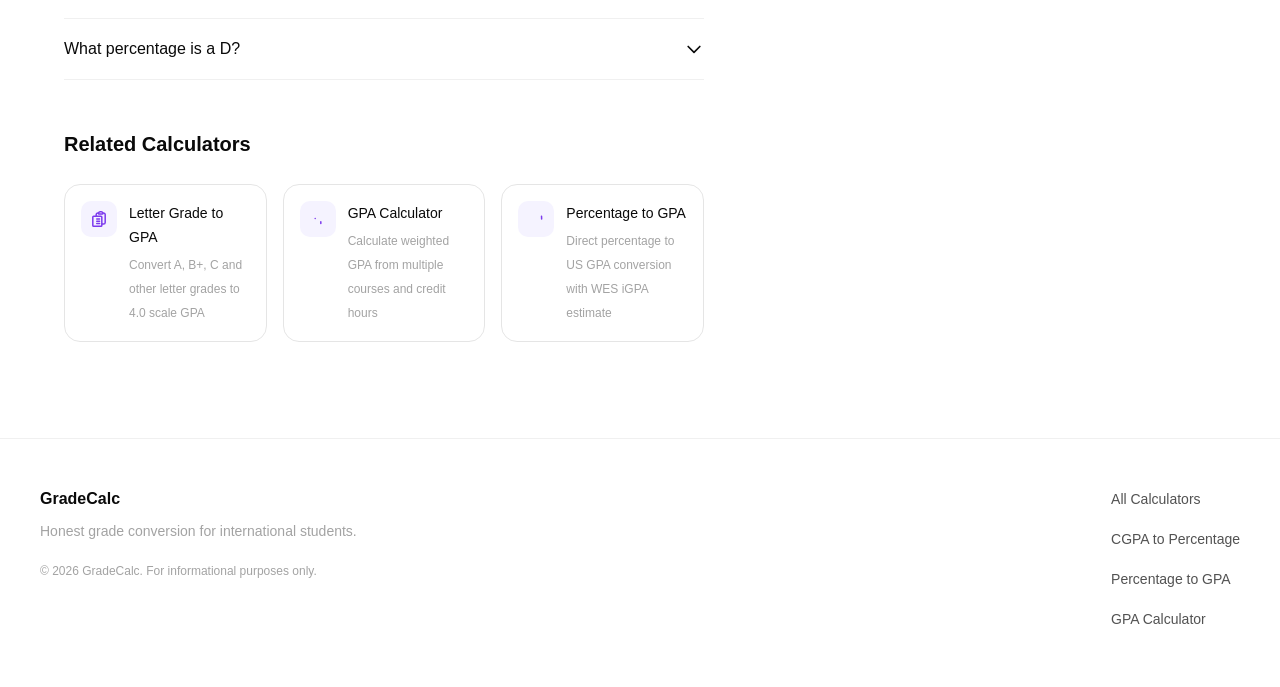
<file: percentage-to-letter-grade.html>
<!DOCTYPE html>
<html lang="en" data-page="percentage-to-letter-grade">
<head>
  <meta charset="UTF-8">
    <meta name="google-site-verification" content="CssxPSFBASkIHlADn5yYjrQ2UAVMNCqcTbz76W9akkU" />
    <meta name="msvalidate.01" content="DDA20E6E8FFF1E38FF1DE0ED6A67CBF7" />
  <meta name="viewport" content="width=device-width, initial-scale=1.0">
  <title>Percentage to Letter Grade Calculator — US Grading Scale</title>
  <meta name="description" content="Convert any percentage to a US letter grade (A, B+, C−, etc.) and the matching GPA value. Standard scale: 93%+=A, 90–92%=A−, 87–89%=B+. High Confidence, instant.">
  <link rel="canonical" href="https://gradecalc-phi.vercel.app/percentage-to-letter-grade.html">
  <meta property="og:type" content="website">
  <meta property="og:url" content="https://gradecalc-phi.vercel.app/percentage-to-letter-grade.html">
  <meta property="og:title" content="Percentage to Letter Grade Calculator — US Grading Scale">
  <meta property="og:description" content="Convert any percentage to a US letter grade (A, B+, C−, etc.) and the matching GPA value. Standard scale: 93%+=A, 90–92%=A−, 87–89%=B+.">
  <meta name="twitter:card" content="summary">
  <meta name="keywords" content="percentage to letter grade, percentage to grade converter">

  <script type="application/ld+json">
  {"@context":"https://schema.org","@type":"BreadcrumbList","itemListElement":[{"@type":"ListItem","position":1,"name":"Home","item":"https://gradecalc-phi.vercel.app/"},{"@type":"ListItem","position":2,"name":"Percentage to Letter Grade","item":"https://gradecalc-phi.vercel.app/percentage-to-letter-grade.html"}]}</script>
  <script type="application/ld+json">
  {"@context":"https://schema.org","@type":"WebApplication","name":"Percentage to Letter Grade Calculator","description":"Convert any percentage score to a US letter grade and GPA equivalent using the standard grading scale.","url":"https://gradecalc-phi.vercel.app/percentage-to-letter-grade.html","applicationCategory":"EducationApplication","operatingSystem":"Web Browser","offers":{"@type":"Offer","price":"0","priceCurrency":"USD"}}</script>
  <script type="application/ld+json">
  {"@context":"https://schema.org","@type":"FAQPage","mainEntity":[{"@type":"Question","name":"What is a B+ in percentage?","acceptedAnswer":{"@type":"Answer","text":"B+ corresponds to 87–89% on the standard US grading scale, and equals 3.3 GPA on the 4.0 scale. It represents strong above-average performance, just below an A−."}},{"@type":"Question","name":"What percentage is an A grade?","acceptedAnswer":{"@type":"Answer","text":"93% and above is an A (4.0 GPA). 90–92% is an A− (3.7 GPA). Both represent excellent performance. Most US universities do not distinguish A and A+ on the GPA scale — both count as 4.0."}},{"@type":"Question","name":"What is 75% as a letter grade?","acceptedAnswer":{"@type":"Answer","text":"75% falls in the C range. The standard scale assigns 73–76% as a C (2.0 GPA). However, some schools place 75% in the C+ range (77–79%). On the standard 10-point scale used here, 75% = C (2.0 GPA)."}},{"@type":"Question","name":"What is 80% as a letter grade?","acceptedAnswer":{"@type":"Answer","text":"80% is a B− on the standard US grading scale. The B− range is 80–82%, earning 2.7 GPA. It represents satisfactory performance above average but below a B (83–86%, 3.0 GPA)."}},{"@type":"Question","name":"What letter grade is a 3.5 GPA?","acceptedAnswer":{"@type":"Answer","text":"A 3.5 GPA falls between B+ (3.3 GPA, 87–89%) and A− (3.7 GPA, 90–92%). It corresponds to roughly 87–90% on the standard percentage scale. This is a strong GPA, often required for Dean's List recognition."}},{"@type":"Question","name":"What is 70% in letter grade?","acceptedAnswer":{"@type":"Answer","text":"70% is a C− on the standard US grading scale. The C− range is 70–72%, earning 1.7 GPA. It is technically a passing grade in most undergraduate programs, but many graduate programs require B− or better."}},{"@type":"Question","name":"Is a C a passing grade in college?","acceptedAnswer":{"@type":"Answer","text":"At most US universities, a C (2.0 GPA, 73–76%) counts as passing and earns credit. However, many graduate programs require a minimum of B− (2.7 GPA) to count a course toward the degree. Some majors also require higher minimums in core courses."}},{"@type":"Question","name":"What percentage is a D?","acceptedAnswer":{"@type":"Answer","text":"D+ = 67–69% (1.3 GPA), D = 63–66% (1.0 GPA), D− = 60–62% (0.7 GPA). Grades below 60% are typically an F (0.0 GPA) at most US institutions. A D is technically passing in many programs but does not meet minimum standards for graduate admission or continuation in most majors."}}]}</script>

  <link rel="stylesheet" href="/css/tokens.css">
  <link rel="stylesheet" href="/css/base.css">
  <link rel="stylesheet" href="/css/components.css">
  <link rel="stylesheet" href="/css/layout.css">
  <link rel="stylesheet" href="/css/animations.css">
</head>
<body class="page-fade-in">
  <a href="#main" class="skip-link">Skip to main content</a>

  <nav class="navbar" id="navbar"><div class="navbar__inner"><a href="/" class="navbar__logo"><div class="navbar__logo-icon" aria-hidden="true"><svg xmlns="http://www.w3.org/2000/svg" width="16" height="16" fill="none" viewBox="0 0 24 24" stroke="currentColor" stroke-width="2.5"><path stroke-linecap="round" stroke-linejoin="round" d="M4.26 10.147a60.436 60.436 0 00-.491 6.347A48.627 48.627 0 0112 20.904a48.627 48.627 0 018.232-4.41 60.46 60.46 0 00-.491-6.347m-15.482 0a50.57 50.57 0 00-2.658-.813A59.905 59.905 0 0112 3.493a59.902 59.902 0 0110.399 5.84c-.896.248-1.783.52-2.658.814m-15.482 0A50.697 50.697 0 0112 13.489a50.702 50.702 0 017.74-3.342M6.75 15a.75.75 0 100-1.5.75.75 0 000 1.5zm0 0v-3.675A55.378 55.378 0 0112 8.443m-7.007 11.55A5.981 5.981 0 006.75 15.75v-1.5"/></svg></div>GradeCalc</a><ul class="navbar__links" role="list"><li><a href="/gpa-calculator.html" class="navbar__link">GPA Calculator</a></li><li><a href="/cgpa-to-percentage.html" class="navbar__link">CGPA → %</a></li><li><a href="/grade-needed-calculator.html" class="navbar__link">Grade Needed</a></li><li><a href="/wes-gpa-calculator.html" class="navbar__link">WES GPA</a></li></ul><div class="navbar__actions"><button class="theme-toggle" data-action="toggle-theme" aria-label="Toggle dark mode"><span data-theme-icon aria-hidden="true"></span></button><button class="nav-hamburger" id="nav-hamburger" aria-label="Open menu" aria-expanded="false"><svg xmlns="http://www.w3.org/2000/svg" width="20" height="20" fill="none" viewBox="0 0 24 24" stroke="currentColor" stroke-width="2"><path stroke-linecap="round" stroke-linejoin="round" d="M3.75 6.75h16.5M3.75 12h16.5m-16.5 5.25h16.5"/></svg></button></div></div></nav>
  <div class="nav-overlay" id="nav-overlay" aria-hidden="true"></div>
  <nav class="nav-drawer" id="nav-drawer" aria-label="Mobile navigation"><button class="nav-drawer__close" id="nav-close" aria-label="Close menu"><svg xmlns="http://www.w3.org/2000/svg" width="20" height="20" fill="none" viewBox="0 0 24 24" stroke="currentColor" stroke-width="2"><path stroke-linecap="round" stroke-linejoin="round" d="M6 18L18 6M6 6l12 12"/></svg></button><a href="/" class="nav-drawer__link">Home</a><a href="/gpa-calculator.html" class="nav-drawer__link">GPA Calculator</a><a href="/cgpa-to-percentage.html" class="nav-drawer__link">CGPA to Percentage</a><a href="/percentage-to-gpa.html" class="nav-drawer__link">Percentage to GPA</a><a href="/wes-gpa-calculator.html" class="nav-drawer__link">WES GPA Calculator</a><a href="/grade-needed-calculator.html" class="nav-drawer__link">Grade Needed</a><a href="/uk-to-us-gpa.html" class="nav-drawer__link">UK to US GPA</a><a href="/uk-degree-classification.html" class="nav-drawer__link">UK Degree Classification</a></nav>

  <main id="main" class="page-main">
    <div class="page-header">
      <nav class="page-header__breadcrumb" aria-label="Breadcrumb"><a href="/">Home</a><span class="page-header__breadcrumb__sep">›</span><span aria-current="page">Percentage to Letter Grade</span></nav>
      <h1 class="page-header__title">Percentage to Letter Grade Calculator</h1>
      <p class="page-header__desc">Enter any score from 0–100 to get your US letter grade (A, B+, C−, etc.) and the matching GPA value on the 4.0 scale. Uses the standard academic grading scale with plus/minus grades.</p>
    </div>

    <div class="calc-layout">
      <div class="calc-layout__main">
        <div class="calc-card">
          <div class="calc-card__header">
            <div class="calc-card__title">Percentage to Letter Grade</div>
            <div class="calc-card__subtitle">Standard US scale — 93%+ = A, 90–92% = A−, 87–89% = B+, etc. · High Confidence</div>
          </div>

          <div class="field" id="field-pct">
            <label class="field__label" for="input-pct">Your score <span style="color:var(--color-text-tertiary);font-weight:400;">(0 – 100)</span></label>
            <input type="number" id="input-pct" class="input" placeholder="e.g. 87" min="0" max="100" step="0.01" inputmode="decimal" autocomplete="off">
            <div class="field__error" role="alert"></div>
          </div>

          <button id="calc-btn" class="btn btn--primary" style="width:100%;margin-top:var(--space-4);" disabled>Convert to Letter Grade</button>

          <div id="result-box" class="result-box" style="margin-top:var(--space-6);display:none;" aria-live="polite"></div>
        </div>

        <div class="content-section">
          <div class="prose">
            <h2>Understanding the US Letter Grade System</h2>
            <p>The US letter grade system is the primary academic grading standard used at high schools, colleges, and universities across the United States. Unlike raw percentage scores, letter grades translate your performance into a categorical scale that allows comparison across different courses, professors, and institutions. The modern US system uses letter grades with plus and minus modifiers, giving 13 distinct grade levels from A+ down to F.</p>

            <h2>The Standard US Grading Scale</h2>
            <p>The most widely used scale divides scores into bands tied to letter grades and GPA points. At the top, 93% and above earns an A (4.0 GPA), while 90–92% earns an A− (3.7 GPA). In the B range: B+ covers 87–89% (3.3 GPA), B covers 83–86% (3.0 GPA), and B− covers 80–82% (2.7 GPA). The C range spans from C+ at 77–79% (2.3 GPA) through C at 73–76% (2.0 GPA) and C− at 70–72% (1.7 GPA). Below that, D+ runs 67–69% (1.3 GPA), D covers 63–66% (1.0 GPA), and D− reaches 60–62% (0.7 GPA). Anything below 60% is typically an F.</p>

            <h2>Plus/Minus Grading: What It Means</h2>
            <p>Not all institutions use plus/minus grading. Some award only A, B, C, D, and F — a simpler 5-point letter scale without the granularity of plus and minus modifiers. When a school uses plus/minus, the GPA calculation changes meaningfully: a B+ (3.3) versus a plain B (3.0) is a 0.3-point difference per course, which compounds significantly over multiple semesters. If your institution does not use plus/minus, your A is treated as 4.0 and your B as 3.0, regardless of whether you scored 80% or 89%.</p>

            <h2>Grade Inflation: Why the Same Letter Grade Differs by Institution</h2>
            <p>Grade inflation is a well-documented phenomenon in US higher education. Studies consistently show that A is now the most commonly awarded grade at four-year US colleges — a shift from decades past when a C was considered average. This means a B from one institution may represent different levels of mastery than a B from another. Graduate admissions committees at selective universities are aware of this and contextualise grades by institution reputation, major, and course difficulty. A 3.5 GPA from a school known for rigorous grading may carry more weight than a 3.8 from a school with more lenient standards.</p>

            <h2>What Each Letter Grade Means for Graduate School</h2>
            <p>If you are considering graduate school, letter grades carry particular significance. Most top-ranked US graduate programs (MBA, law, medical, engineering MS/PhD) expect a minimum undergraduate GPA of 3.0 (B average) just to be considered. Competitive programs at top schools typically admit students with 3.5+ GPAs. However, the minimum is not the average — many admitted students have GPAs well above the stated floor, particularly for funded PhD positions. A single course grade rarely defines your application, but a consistent pattern of C grades in core courses can be a significant concern.</p>
            <p>Graduate admissions committees also look at grade trends. A student with a 2.7 GPA early in their undergraduate career who finished with straight As may be viewed more favourably than a student who maintained a flat 3.2 throughout. Demonstrating academic growth and mastery in relevant coursework matters.</p>

            <h2>Worked Examples</h2>
            <p>To illustrate: a student scoring 91% in Biology 101 earns an A− (3.7 GPA). In the same semester, they score 84% in Calculus (B, 3.0 GPA), 78% in English Composition (C+, 2.3 GPA), and 95% in Computer Science (A, 4.0 GPA). If each course is 3 credit hours, the weighted GPA calculation gives: (3.7 + 3.0 + 2.3 + 4.0) × 3 ÷ 12 = 3.25 for that semester.</p>
            <p>Note how a 78% (C+) drags the semester GPA down despite strong performance in other courses. This illustrates why each course's letter grade matters, not just your overall average performance.</p>

            <h2>Difference Between Letter Grades and GPA</h2>
            <p>Letter grades are the categorical labels assigned per course. GPA (Grade Point Average) is the weighted numerical average of those letter grades across all courses, weighted by credit hours. While the two are directly related, they serve different purposes. Your transcript shows letter grades for each course. Your cumulative GPA is what graduate schools, scholarship committees, and employers see as a single summary statistic. Both matter: a transcript with mostly As in easy electives but Cs in core major courses tells a different story than a consistent 3.5 across all coursework.</p>

            <h2>Using This Calculator</h2>
            <p>Enter any percentage score from 0 to 100. The calculator applies the standard US plus/minus grading scale to return your letter grade, GPA equivalent, and a description of what that grade typically represents academically. Results are labeled High Confidence because this is a direct, standardised table lookup — there is no estimation or approximation involved. The standard US scale is defined, not derived.</p>
          </div>

          <div class="faq-section" id="faq">
            <h2 class="section-title" style="margin-top:var(--space-12);">Frequently Asked Questions</h2>

            <div class="faq-item">
              <button class="faq-question" aria-expanded="false">What is a B+ in percentage?<svg class="faq-question__chevron" xmlns="http://www.w3.org/2000/svg" width="20" height="20" fill="none" viewBox="0 0 24 24" stroke="currentColor" stroke-width="2"><path stroke-linecap="round" stroke-linejoin="round" d="M19 9l-7 7-7-7"/></svg></button>
              <div class="faq-answer"><div class="faq-answer__content">B+ corresponds to 87–89% on the standard US grading scale, and equals 3.3 GPA on the 4.0 scale. It represents strong above-average performance, just below an A−. Many graduate programs view B+ as a strong grade in core courses.</div></div>
            </div>

            <div class="faq-item">
              <button class="faq-question" aria-expanded="false">What percentage is an A grade?<svg class="faq-question__chevron" xmlns="http://www.w3.org/2000/svg" width="20" height="20" fill="none" viewBox="0 0 24 24" stroke="currentColor" stroke-width="2"><path stroke-linecap="round" stroke-linejoin="round" d="M19 9l-7 7-7-7"/></svg></button>
              <div class="faq-answer"><div class="faq-answer__content">93% and above is an A (4.0 GPA). 90–92% is an A− (3.7 GPA). Both represent excellent performance. Most US universities do not distinguish A and A+ on the GPA scale — both count as 4.0. If your institution uses A+ as a separate category, it still typically maps to 4.0, not 4.3.</div></div>
            </div>

            <div class="faq-item">
              <button class="faq-question" aria-expanded="false">What is 75% as a letter grade?<svg class="faq-question__chevron" xmlns="http://www.w3.org/2000/svg" width="20" height="20" fill="none" viewBox="0 0 24 24" stroke="currentColor" stroke-width="2"><path stroke-linecap="round" stroke-linejoin="round" d="M19 9l-7 7-7-7"/></svg></button>
              <div class="faq-answer"><div class="faq-answer__content">75% falls in the C range on the standard scale. The standard scale assigns 73–76% as a C (2.0 GPA). Some institutions with different band widths may place 75% at the lower edge of C+. Using the standard 10-band scale used here, 75% = C (2.0 GPA).</div></div>
            </div>

            <div class="faq-item">
              <button class="faq-question" aria-expanded="false">What is 80% as a letter grade?<svg class="faq-question__chevron" xmlns="http://www.w3.org/2000/svg" width="20" height="20" fill="none" viewBox="0 0 24 24" stroke="currentColor" stroke-width="2"><path stroke-linecap="round" stroke-linejoin="round" d="M19 9l-7 7-7-7"/></svg></button>
              <div class="faq-answer"><div class="faq-answer__content">80% is a B− on the standard US grading scale. The B− range is 80–82%, earning 2.7 GPA. It represents satisfactory above-average performance but falls below a B (83–86%, 3.0 GPA). For most undergraduate programs, B− counts as a passing grade with full credit.</div></div>
            </div>

            <div class="faq-item">
              <button class="faq-question" aria-expanded="false">What letter grade is a 3.5 GPA?<svg class="faq-question__chevron" xmlns="http://www.w3.org/2000/svg" width="20" height="20" fill="none" viewBox="0 0 24 24" stroke="currentColor" stroke-width="2"><path stroke-linecap="round" stroke-linejoin="round" d="M19 9l-7 7-7-7"/></svg></button>
              <div class="faq-answer"><div class="faq-answer__content">A 3.5 GPA falls between B+ (3.3 GPA, 87–89%) and A− (3.7 GPA, 90–92%). It corresponds to roughly 87–90% on the percentage scale. This is often the threshold for Dean's List recognition and is competitive for many graduate programs.</div></div>
            </div>

            <div class="faq-item">
              <button class="faq-question" aria-expanded="false">What is 70% in letter grade?<svg class="faq-question__chevron" xmlns="http://www.w3.org/2000/svg" width="20" height="20" fill="none" viewBox="0 0 24 24" stroke="currentColor" stroke-width="2"><path stroke-linecap="round" stroke-linejoin="round" d="M19 9l-7 7-7-7"/></svg></button>
              <div class="faq-answer"><div class="faq-answer__content">70% is a C− on the standard US grading scale. The C− range is 70–72%, earning 1.7 GPA. It is technically a passing grade in most undergraduate programs but many graduate programs require B− or better for a course to count toward the degree.</div></div>
            </div>

            <div class="faq-item">
              <button class="faq-question" aria-expanded="false">Is a C a passing grade in college?<svg class="faq-question__chevron" xmlns="http://www.w3.org/2000/svg" width="20" height="20" fill="none" viewBox="0 0 24 24" stroke="currentColor" stroke-width="2"><path stroke-linecap="round" stroke-linejoin="round" d="M19 9l-7 7-7-7"/></svg></button>
              <div class="faq-answer"><div class="faq-answer__content">At most US universities, a C (2.0 GPA, 73–76%) counts as passing and earns credit toward your degree. However, many graduate programs require a minimum of B− (2.7 GPA) for a course to count. Some majors also set higher minimums in core courses — for example, engineering programs commonly require a B or better in calculus sequences.</div></div>
            </div>

            <div class="faq-item">
              <button class="faq-question" aria-expanded="false">What percentage is a D?<svg class="faq-question__chevron" xmlns="http://www.w3.org/2000/svg" width="20" height="20" fill="none" viewBox="0 0 24 24" stroke="currentColor" stroke-width="2"><path stroke-linecap="round" stroke-linejoin="round" d="M19 9l-7 7-7-7"/></svg></button>
              <div class="faq-answer"><div class="faq-answer__content">D+ = 67–69% (1.3 GPA), D = 63–66% (1.0 GPA), D− = 60–62% (0.7 GPA). Grades below 60% are typically an F (0.0 GPA). A D is technically passing in many undergraduate programs but does not meet the minimum standards for graduate school admission and may not satisfy major requirements at your institution.</div></div>
            </div>
          </div>

          <div class="related-section">
            <h2 class="section-title">Related Calculators</h2>
            <div class="related-grid">
              <a href="/letter-grade-to-gpa.html" class="related-card"><div class="related-card__icon"><svg xmlns="http://www.w3.org/2000/svg" width="18" height="18" fill="none" viewBox="0 0 24 24" stroke="currentColor" stroke-width="2"><path stroke-linecap="round" stroke-linejoin="round" d="M9 12h3.75M9 15h3.75M9 18h3.75m3 .75H18a2.25 2.25 0 002.25-2.25V6.108c0-1.135-.845-2.098-1.976-2.192a48.424 48.424 0 00-1.123-.08m-5.801 0c-.065.21-.1.433-.1.664 0 .414.336.75.75.75h4.5a.75.75 0 00.75-.75 2.25 2.25 0 00-.1-.664m-5.8 0A2.251 2.251 0 0113.5 2.25H15c1.012 0 1.867.668 2.15 1.586m-5.8 0c-.376.023-.75.05-1.124.08C9.095 4.01 8.25 4.973 8.25 6.108V8.25m0 0H4.875c-.621 0-1.125.504-1.125 1.125v11.25c0 .621.504 1.125 1.125 1.125h9.75c.621 0 1.125-.504 1.125-1.125V9.375c0-.621-.504-1.125-1.125-1.125H8.25z"/></svg></div><div><div class="related-card__title">Letter Grade to GPA</div><div class="related-card__desc">Convert A, B+, C and other letter grades to 4.0 scale GPA</div></div></a>
              <a href="/gpa-calculator.html" class="related-card"><div class="related-card__icon"><svg xmlns="http://www.w3.org/2000/svg" width="18" height="18" fill="none" viewBox="0 0 24 24" stroke="currentColor" stroke-width="2"><path stroke-linecap="round" stroke-linejoin="round" d="M15.75 15.75V18m-7.5-6.75h.008v.008H8.25v-.008z"/></svg></div><div><div class="related-card__title">GPA Calculator</div><div class="related-card__desc">Calculate weighted GPA from multiple courses and credit hours</div></div></a>
              <a href="/percentage-to-gpa.html" class="related-card"><div class="related-card__icon"><svg xmlns="http://www.w3.org/2000/svg" width="18" height="18" fill="none" viewBox="0 0 24 24" stroke="currentColor" stroke-width="2"><path stroke-linecap="round" stroke-linejoin="round" d="M19.5 12c0-1.232-.046-2.453-.138-3.662"/></svg></div><div><div class="related-card__title">Percentage to GPA</div><div class="related-card__desc">Direct percentage to US GPA conversion with WES iGPA estimate</div></div></a>
            </div>
          </div>
        </div>
      </div>

      <aside class="calc-layout__sidebar">
        <div class="ad-slot ad-slot--sidebar" data-position="sidebar" aria-hidden="true"></div>
        <div class="calc-card" style="padding:var(--space-5);">
          <div style="font-size:var(--text-sm);font-weight:var(--font-weight-semibold);margin-bottom:var(--space-3);">Quick reference: US grade scale</div>
          <table style="width:100%;font-size:var(--text-xs);border-collapse:collapse;">
            <thead><tr><th style="text-align:left;padding:var(--space-1) 0;color:var(--color-text-tertiary);font-weight:500;">Percentage</th><th style="text-align:center;padding:var(--space-1) 0;color:var(--color-text-tertiary);font-weight:500;">Grade</th><th style="text-align:right;padding:var(--space-1) 0;color:var(--color-text-tertiary);font-weight:500;">GPA</th></tr></thead>
            <tbody>
              <tr style="border-top:1px solid var(--color-border-subtle)"><td style="padding:var(--space-2) 0;color:var(--color-text-secondary);">93–100%</td><td style="text-align:center;font-weight:700;color:var(--color-success);">A</td><td style="text-align:right;color:var(--color-text-secondary);">4.0</td></tr>
              <tr style="border-top:1px solid var(--color-border-subtle)"><td style="padding:var(--space-2) 0;color:var(--color-text-secondary);">90–92%</td><td style="text-align:center;font-weight:700;color:var(--color-success);">A−</td><td style="text-align:right;color:var(--color-text-secondary);">3.7</td></tr>
              <tr style="border-top:1px solid var(--color-border-subtle)"><td style="padding:var(--space-2) 0;color:var(--color-text-secondary);">87–89%</td><td style="text-align:center;font-weight:700;color:var(--color-success);">B+</td><td style="text-align:right;color:var(--color-text-secondary);">3.3</td></tr>
              <tr style="border-top:1px solid var(--color-border-subtle)"><td style="padding:var(--space-2) 0;color:var(--color-text-secondary);">83–86%</td><td style="text-align:center;font-weight:700;color:var(--color-warning);">B</td><td style="text-align:right;color:var(--color-text-secondary);">3.0</td></tr>
              <tr style="border-top:1px solid var(--color-border-subtle)"><td style="padding:var(--space-2) 0;color:var(--color-text-secondary);">80–82%</td><td style="text-align:center;font-weight:700;color:var(--color-warning);">B−</td><td style="text-align:right;color:var(--color-text-secondary);">2.7</td></tr>
              <tr style="border-top:1px solid var(--color-border-subtle)"><td style="padding:var(--space-2) 0;color:var(--color-text-secondary);">77–79%</td><td style="text-align:center;font-weight:700;color:var(--color-warning);">C+</td><td style="text-align:right;color:var(--color-text-secondary);">2.3</td></tr>
              <tr style="border-top:1px solid var(--color-border-subtle)"><td style="padding:var(--space-2) 0;color:var(--color-text-secondary);">73–76%</td><td style="text-align:center;font-weight:700;color:var(--color-error);">C</td><td style="text-align:right;color:var(--color-text-secondary);">2.0</td></tr>
              <tr style="border-top:1px solid var(--color-border-subtle)"><td style="padding:var(--space-2) 0;color:var(--color-text-secondary);">70–72%</td><td style="text-align:center;font-weight:700;color:var(--color-error);">C−</td><td style="text-align:right;color:var(--color-text-secondary);">1.7</td></tr>
              <tr style="border-top:1px solid var(--color-border-subtle)"><td style="padding:var(--space-2) 0;color:var(--color-text-secondary);">&lt;60%</td><td style="text-align:center;font-weight:700;color:var(--color-error);">F</td><td style="text-align:right;color:var(--color-text-secondary);">0.0</td></tr>
            </tbody>
          </table>
        </div>
      </aside>
    </div>
  </main>

  <footer class="footer"><div class="footer__inner"><div><a href="/" class="footer__brand">GradeCalc</a><p class="footer__tagline">Honest grade conversion for international students.</p><p class="footer__copy">© 2026 GradeCalc. For informational purposes only.</p></div><ul class="footer__links"><li><a href="/" class="footer__link">All Calculators</a></li><li><a href="/cgpa-to-percentage.html" class="footer__link">CGPA to Percentage</a></li><li><a href="/percentage-to-gpa.html" class="footer__link">Percentage to GPA</a></li><li><a href="/gpa-calculator.html" class="footer__link">GPA Calculator</a></li></ul></div></footer>

  <script src="/js/analytics.js" defer></script>
  <script src="/js/calculators.js" defer></script>
  <script src="/js/validation.js" defer></script>
  <script src="/js/ui.js" defer></script>
  <script src="/js/ai-advisor.js" defer></script>
  <script defer>
  document.addEventListener('DOMContentLoaded', function () {
    var input   = document.getElementById('input-pct');
    var calcBtn = document.getElementById('calc-btn');
    var resultBox = document.getElementById('result-box');

    function updateButtonState() {
      var val = parseFloat(input.value);
      calcBtn.disabled = !(input.value !== '' && !isNaN(val) && val >= 0 && val <= 100);
    }

    function calculate() {
      var vr = window.Validation.percentage(input.value);
      window.Validation.applyToField(document.getElementById('field-pct'), vr);
      if (!vr.valid) {
        resultBox.style.display = 'none';
        return;
      }
      var pct = vr.value;
      var data = window.Calculators.percentageToLetterGrade(pct);
      resultBox.style.display = 'block';
      window.ResultRenderer.render(resultBox, data);
      if (window.AiAdvisor) window.AiAdvisor.setInputData({ percentage: pct, letterGrade: data.result, gpa: data.gpa, calculator: 'percentage_to_letter_grade' });
      if (window.Analytics) window.Analytics.calculatorUsed('percentage_to_letter_grade');
    }

    input.addEventListener('input', function () {
      updateButtonState();
      window.debounce(calculate, 300)();
    });
    input.addEventListener('blur', calculate);
    calcBtn.addEventListener('click', calculate);
  });
  </script>
</body>
</html>
</file>
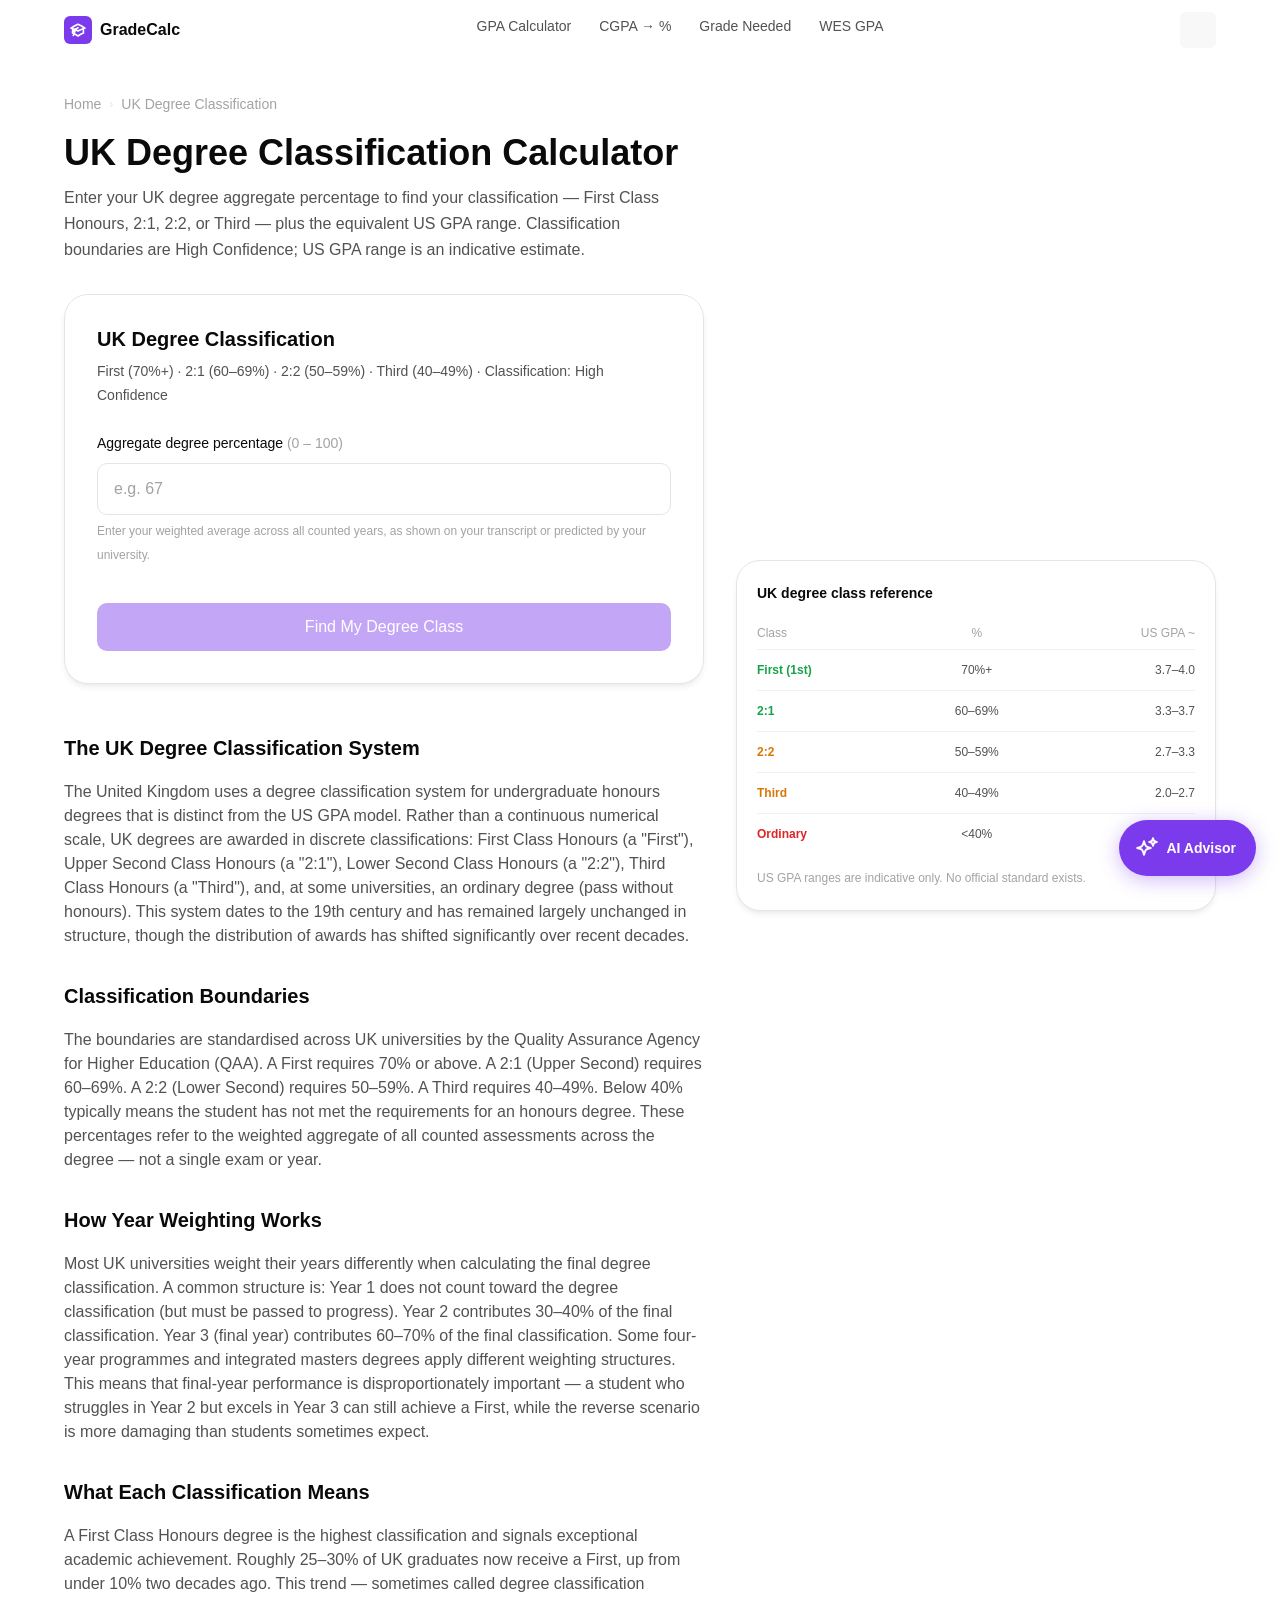
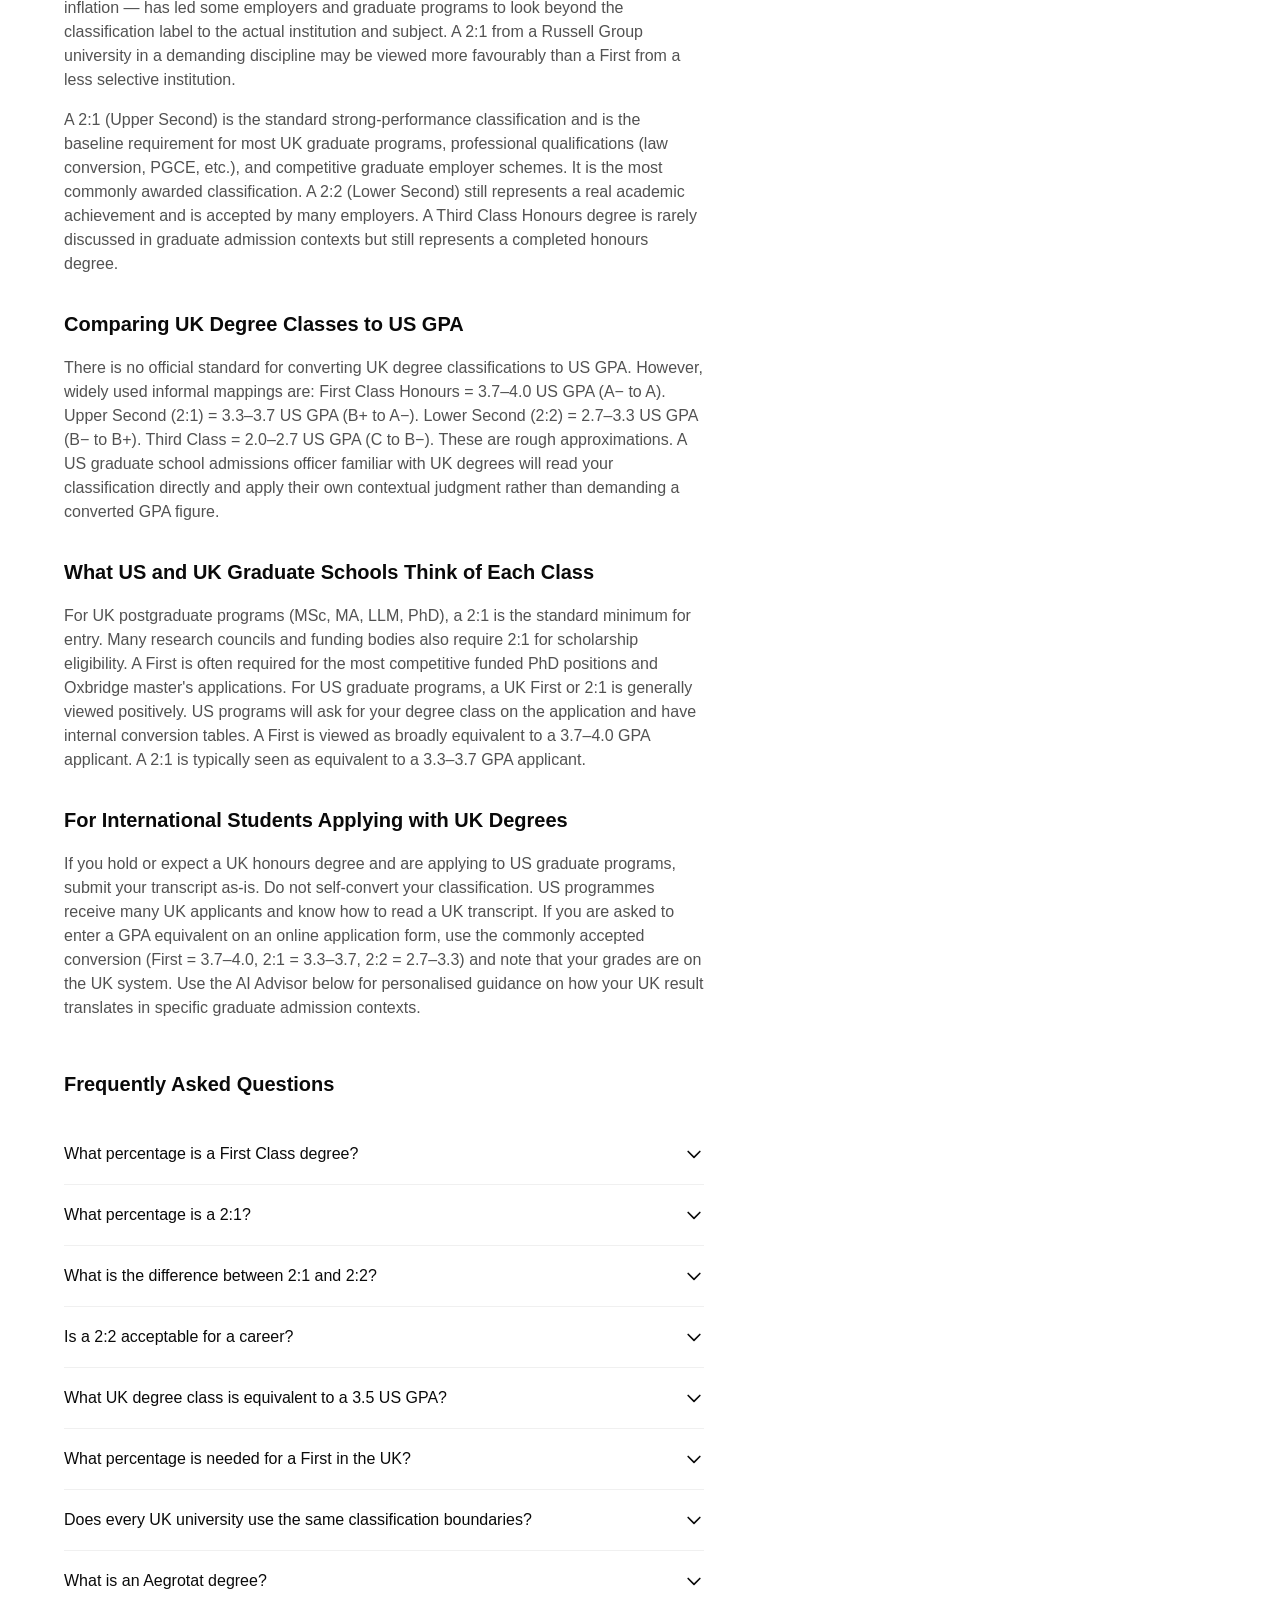
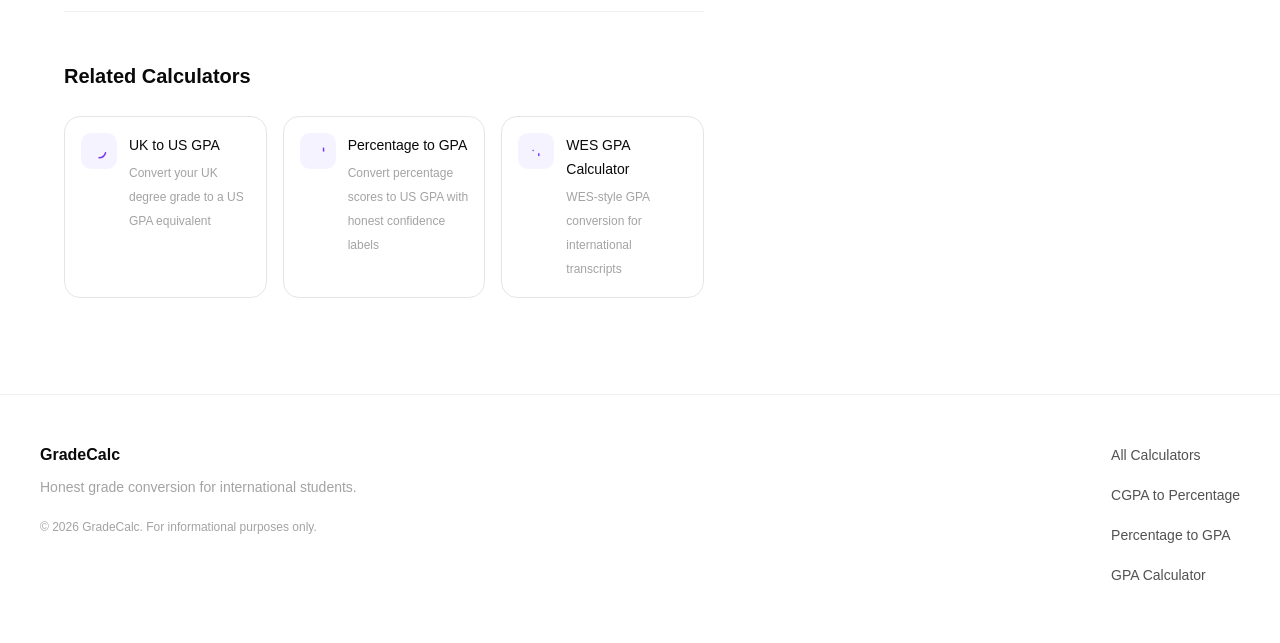
<file: uk-degree-classification.html>
<!DOCTYPE html>
<html lang="en" data-page="uk-degree-classification">
<head>
  <meta charset="UTF-8">
    <meta name="google-site-verification" content="CssxPSFBASkIHlADn5yYjrQ2UAVMNCqcTbz76W9akkU" />
    <meta name="msvalidate.01" content="DDA20E6E8FFF1E38FF1DE0ED6A67CBF7" />
  <meta name="viewport" content="width=device-width, initial-scale=1.0">
  <title>UK Degree Classification Calculator — First, 2:1, 2:2, Third</title>
  <meta name="description" content="Enter your UK degree percentage to find your classification: First Class (70%+), 2:1 (60–69%), 2:2 (50–59%), Third (40–49%). Plus US GPA equivalent range. Instant.">
  <link rel="canonical" href="https://gradecalc-phi.vercel.app/uk-degree-classification.html">
  <meta property="og:type" content="website">
  <meta property="og:url" content="https://gradecalc-phi.vercel.app/uk-degree-classification.html">
  <meta property="og:title" content="UK Degree Classification Calculator — First, 2:1, 2:2, Third">
  <meta property="og:description" content="Find your UK degree classification from your percentage. First Class (70%+), 2:1 (60–69%), 2:2 (50–59%), Third (40–49%). Plus US GPA equivalent range.">
  <meta name="twitter:card" content="summary">
  <meta name="keywords" content="uk degree classification, uk degree class calculator, what class degree am I getting">

  <script type="application/ld+json">
  {"@context":"https://schema.org","@type":"BreadcrumbList","itemListElement":[{"@type":"ListItem","position":1,"name":"Home","item":"https://gradecalc-phi.vercel.app/"},{"@type":"ListItem","position":2,"name":"UK Degree Classification","item":"https://gradecalc-phi.vercel.app/uk-degree-classification.html"}]}</script>
  <script type="application/ld+json">
  {"@context":"https://schema.org","@type":"WebApplication","name":"UK Degree Classification Calculator","description":"Calculate your UK degree classification (First, 2:1, 2:2, Third) from your percentage average, with US GPA equivalent range.","url":"https://gradecalc-phi.vercel.app/uk-degree-classification.html","applicationCategory":"EducationApplication","operatingSystem":"Web Browser","offers":{"@type":"Offer","price":"0","priceCurrency":"USD"}}</script>
  <script type="application/ld+json">
  {"@context":"https://schema.org","@type":"FAQPage","mainEntity":[{"@type":"Question","name":"What percentage is a First Class degree?","acceptedAnswer":{"@type":"Answer","text":"A First Class degree (a 'First' or '1st') requires a 70% aggregate average or above across all assessed components of the degree. This is the highest UK degree classification and is equivalent to approximately 3.7–4.0 on the US GPA scale."}},{"@type":"Question","name":"What percentage is a 2:1?","acceptedAnswer":{"@type":"Answer","text":"A 2:1 (Upper Second Class Honours) requires 60–69% aggregate. It is the most commonly awarded degree class in the UK and is the baseline requirement for most UK graduate employers and postgraduate programs. It maps to approximately 3.3–3.7 US GPA."}},{"@type":"Question","name":"What is the difference between 2:1 and 2:2?","acceptedAnswer":{"@type":"Answer","text":"A 2:1 (Upper Second) requires 60–69% and a 2:2 (Lower Second) requires 50–59%. The 10-percentage-point boundary separates them. In career terms, many UK graduate employers and postgraduate programs require a minimum 2:1, while a 2:2 may still qualify for roles where employers accept 2:2 or above."}},{"@type":"Question","name":"Is a 2:2 acceptable for a career?","acceptedAnswer":{"@type":"Answer","text":"Yes — most UK graduate employers accept applicants with a 2:2 or above. However, some competitive sectors (investment banking, magic circle law, consulting) typically require a 2:1 minimum. A 2:2 does not close doors, but it may narrow them for highly selective employers. Postgraduate applications often require 2:1."}},{"@type":"Question","name":"What UK degree class is equivalent to a 3.5 US GPA?","acceptedAnswer":{"@type":"Answer","text":"A 3.5 US GPA roughly maps to an Upper Second Class Honours (2:1, 60–69%), which corresponds to approximately 3.3–3.7 US GPA in the commonly used conversion ranges. The exact mapping depends on the institution and evaluator — US grad schools familiar with UK degrees read the classification directly."}},{"@type":"Question","name":"What percentage is needed for a First in the UK?","acceptedAnswer":{"@type":"Answer","text":"70% aggregate across all assessed components of the degree is the standard threshold for a First Class Honours degree. This applies to the weighted average of all years that count toward the final classification — typically the final year is weighted more heavily (often 70–100% of the final classification depending on the institution)."}},{"@type":"Question","name":"Does every UK university use the same classification boundaries?","acceptedAnswer":{"@type":"Answer","text":"Yes — the 70/60/50/40 boundaries are standardised across UK universities by the Quality Assurance Agency for Higher Education (QAA). However, individual institutions may apply different weighting to years (e.g., final year may carry 70% weight versus earlier years), which can affect the aggregate percentage even when the classification bands are the same."}},{"@type":"Question","name":"What is an Aegrotat degree?","acceptedAnswer":{"@type":"Answer","text":"An Aegrotat degree is an unclassified honours degree awarded when a student cannot complete their degree due to serious illness and has demonstrated sufficient merit to deserve a degree without actually completing all requirements. It does not carry a classification (First, 2:1, 2:2, etc.) and is typically noted as Aegrotat on the transcript."}}]}</script>

  <link rel="stylesheet" href="/css/tokens.css">
  <link rel="stylesheet" href="/css/base.css">
  <link rel="stylesheet" href="/css/components.css">
  <link rel="stylesheet" href="/css/layout.css">
  <link rel="stylesheet" href="/css/animations.css">
</head>
<body class="page-fade-in">
  <a href="#main" class="skip-link">Skip to main content</a>

  <nav class="navbar" id="navbar"><div class="navbar__inner"><a href="/" class="navbar__logo"><div class="navbar__logo-icon" aria-hidden="true"><svg xmlns="http://www.w3.org/2000/svg" width="16" height="16" fill="none" viewBox="0 0 24 24" stroke="currentColor" stroke-width="2.5"><path stroke-linecap="round" stroke-linejoin="round" d="M4.26 10.147a60.436 60.436 0 00-.491 6.347A48.627 48.627 0 0112 20.904a48.627 48.627 0 018.232-4.41 60.46 60.46 0 00-.491-6.347m-15.482 0a50.57 50.57 0 00-2.658-.813A59.905 59.905 0 0112 3.493a59.902 59.902 0 0110.399 5.84c-.896.248-1.783.52-2.658.814m-15.482 0A50.697 50.697 0 0112 13.489a50.702 50.702 0 017.74-3.342M6.75 15a.75.75 0 100-1.5.75.75 0 000 1.5zm0 0v-3.675A55.378 55.378 0 0112 8.443m-7.007 11.55A5.981 5.981 0 006.75 15.75v-1.5"/></svg></div>GradeCalc</a><ul class="navbar__links" role="list"><li><a href="/gpa-calculator.html" class="navbar__link">GPA Calculator</a></li><li><a href="/cgpa-to-percentage.html" class="navbar__link">CGPA → %</a></li><li><a href="/grade-needed-calculator.html" class="navbar__link">Grade Needed</a></li><li><a href="/wes-gpa-calculator.html" class="navbar__link">WES GPA</a></li></ul><div class="navbar__actions"><button class="theme-toggle" data-action="toggle-theme" aria-label="Toggle dark mode"><span data-theme-icon aria-hidden="true"></span></button><button class="nav-hamburger" id="nav-hamburger" aria-label="Open menu" aria-expanded="false"><svg xmlns="http://www.w3.org/2000/svg" width="20" height="20" fill="none" viewBox="0 0 24 24" stroke="currentColor" stroke-width="2"><path stroke-linecap="round" stroke-linejoin="round" d="M3.75 6.75h16.5M3.75 12h16.5m-16.5 5.25h16.5"/></svg></button></div></div></nav>
  <div class="nav-overlay" id="nav-overlay" aria-hidden="true"></div>
  <nav class="nav-drawer" id="nav-drawer" aria-label="Mobile navigation"><button class="nav-drawer__close" id="nav-close" aria-label="Close menu"><svg xmlns="http://www.w3.org/2000/svg" width="20" height="20" fill="none" viewBox="0 0 24 24" stroke="currentColor" stroke-width="2"><path stroke-linecap="round" stroke-linejoin="round" d="M6 18L18 6M6 6l12 12"/></svg></button><a href="/" class="nav-drawer__link">Home</a><a href="/gpa-calculator.html" class="nav-drawer__link">GPA Calculator</a><a href="/cgpa-to-percentage.html" class="nav-drawer__link">CGPA to Percentage</a><a href="/percentage-to-gpa.html" class="nav-drawer__link">Percentage to GPA</a><a href="/wes-gpa-calculator.html" class="nav-drawer__link">WES GPA Calculator</a><a href="/grade-needed-calculator.html" class="nav-drawer__link">Grade Needed</a><a href="/uk-to-us-gpa.html" class="nav-drawer__link">UK to US GPA</a><a href="/uk-degree-classification.html" class="nav-drawer__link">UK Degree Classification</a></nav>

  <main id="main" class="page-main">
    <div class="page-header">
      <nav class="page-header__breadcrumb" aria-label="Breadcrumb"><a href="/">Home</a><span class="page-header__breadcrumb__sep">›</span><span aria-current="page">UK Degree Classification</span></nav>
      <h1 class="page-header__title">UK Degree Classification Calculator</h1>
      <p class="page-header__desc">Enter your UK degree aggregate percentage to find your classification — First Class Honours, 2:1, 2:2, or Third — plus the equivalent US GPA range. Classification boundaries are High Confidence; US GPA range is an indicative estimate.</p>
    </div>

    <div class="calc-layout">
      <div class="calc-layout__main">
        <div class="calc-card">
          <div class="calc-card__header">
            <div class="calc-card__title">UK Degree Classification</div>
            <div class="calc-card__subtitle">First (70%+) · 2:1 (60–69%) · 2:2 (50–59%) · Third (40–49%) · Classification: High Confidence</div>
          </div>

          <div class="field" id="field-pct">
            <label class="field__label" for="input-pct">Aggregate degree percentage <span style="color:var(--color-text-tertiary);font-weight:400;">(0 – 100)</span></label>
            <input type="number" id="input-pct" class="input" placeholder="e.g. 67" min="0" max="100" step="0.1" inputmode="decimal" autocomplete="off">
            <div class="field__help" style="font-size:var(--text-xs);color:var(--color-text-tertiary);margin-top:var(--space-1);">Enter your weighted average across all counted years, as shown on your transcript or predicted by your university.</div>
            <div class="field__error" role="alert"></div>
          </div>

          <button id="calc-btn" class="btn btn--primary" style="width:100%;margin-top:var(--space-4);" disabled>Find My Degree Class</button>

          <div id="result-box" class="result-box" style="margin-top:var(--space-6);display:none;" aria-live="polite"></div>

          <div id="gpa-note" style="display:none;margin-top:var(--space-3);">
            <div class="callout callout--warning">
              <svg xmlns="http://www.w3.org/2000/svg" class="callout__icon" width="16" height="16" fill="none" viewBox="0 0 24 24" stroke="currentColor" stroke-width="2"><path stroke-linecap="round" stroke-linejoin="round" d="M12 9v3.75m-9.303 3.376c-.866 1.5.217 3.374 1.948 3.374h14.71c1.73 0 2.813-1.874 1.948-3.374L13.949 3.378c-.866-1.5-3.032-1.5-3.898 0L2.697 16.126zM12 15.75h.007v.008H12v-.008z"/></svg>
              <span>The US GPA range is an indicative estimate. There is no official UK-to-US GPA conversion standard. US graduate schools familiar with UK degrees evaluate the degree class directly — they do not expect you to self-convert. Use the <a href="/uk-to-us-gpa.html" style="color:var(--color-accent);">UK to US GPA calculator</a> for more detail.</span>
            </div>
          </div>
        </div>

        <div class="content-section">
          <div class="prose">
            <h2>The UK Degree Classification System</h2>
            <p>The United Kingdom uses a degree classification system for undergraduate honours degrees that is distinct from the US GPA model. Rather than a continuous numerical scale, UK degrees are awarded in discrete classifications: First Class Honours (a "First"), Upper Second Class Honours (a "2:1"), Lower Second Class Honours (a "2:2"), Third Class Honours (a "Third"), and, at some universities, an ordinary degree (pass without honours). This system dates to the 19th century and has remained largely unchanged in structure, though the distribution of awards has shifted significantly over recent decades.</p>

            <h2>Classification Boundaries</h2>
            <p>The boundaries are standardised across UK universities by the Quality Assurance Agency for Higher Education (QAA). A First requires 70% or above. A 2:1 (Upper Second) requires 60–69%. A 2:2 (Lower Second) requires 50–59%. A Third requires 40–49%. Below 40% typically means the student has not met the requirements for an honours degree. These percentages refer to the weighted aggregate of all counted assessments across the degree — not a single exam or year.</p>

            <h2>How Year Weighting Works</h2>
            <p>Most UK universities weight their years differently when calculating the final degree classification. A common structure is: Year 1 does not count toward the degree classification (but must be passed to progress). Year 2 contributes 30–40% of the final classification. Year 3 (final year) contributes 60–70% of the final classification. Some four-year programmes and integrated masters degrees apply different weighting structures. This means that final-year performance is disproportionately important — a student who struggles in Year 2 but excels in Year 3 can still achieve a First, while the reverse scenario is more damaging than students sometimes expect.</p>

            <h2>What Each Classification Means</h2>
            <p>A First Class Honours degree is the highest classification and signals exceptional academic achievement. Roughly 25–30% of UK graduates now receive a First, up from under 10% two decades ago. This trend — sometimes called degree classification inflation — has led some employers and graduate programs to look beyond the classification label to the actual institution and subject. A 2:1 from a Russell Group university in a demanding discipline may be viewed more favourably than a First from a less selective institution.</p>
            <p>A 2:1 (Upper Second) is the standard strong-performance classification and is the baseline requirement for most UK graduate programs, professional qualifications (law conversion, PGCE, etc.), and competitive graduate employer schemes. It is the most commonly awarded classification. A 2:2 (Lower Second) still represents a real academic achievement and is accepted by many employers. A Third Class Honours degree is rarely discussed in graduate admission contexts but still represents a completed honours degree.</p>

            <h2>Comparing UK Degree Classes to US GPA</h2>
            <p>There is no official standard for converting UK degree classifications to US GPA. However, widely used informal mappings are: First Class Honours = 3.7–4.0 US GPA (A− to A). Upper Second (2:1) = 3.3–3.7 US GPA (B+ to A−). Lower Second (2:2) = 2.7–3.3 US GPA (B− to B+). Third Class = 2.0–2.7 US GPA (C to B−). These are rough approximations. A US graduate school admissions officer familiar with UK degrees will read your classification directly and apply their own contextual judgment rather than demanding a converted GPA figure.</p>

            <h2>What US and UK Graduate Schools Think of Each Class</h2>
            <p>For UK postgraduate programs (MSc, MA, LLM, PhD), a 2:1 is the standard minimum for entry. Many research councils and funding bodies also require 2:1 for scholarship eligibility. A First is often required for the most competitive funded PhD positions and Oxbridge master's applications. For US graduate programs, a UK First or 2:1 is generally viewed positively. US programs will ask for your degree class on the application and have internal conversion tables. A First is viewed as broadly equivalent to a 3.7–4.0 GPA applicant. A 2:1 is typically seen as equivalent to a 3.3–3.7 GPA applicant.</p>

            <h2>For International Students Applying with UK Degrees</h2>
            <p>If you hold or expect a UK honours degree and are applying to US graduate programs, submit your transcript as-is. Do not self-convert your classification. US programmes receive many UK applicants and know how to read a UK transcript. If you are asked to enter a GPA equivalent on an online application form, use the commonly accepted conversion (First = 3.7–4.0, 2:1 = 3.3–3.7, 2:2 = 2.7–3.3) and note that your grades are on the UK system. Use the AI Advisor below for personalised guidance on how your UK result translates in specific graduate admission contexts.</p>
          </div>

          <div class="faq-section" id="faq">
            <h2 class="section-title" style="margin-top:var(--space-12);">Frequently Asked Questions</h2>

            <div class="faq-item">
              <button class="faq-question" aria-expanded="false">What percentage is a First Class degree?<svg class="faq-question__chevron" xmlns="http://www.w3.org/2000/svg" width="20" height="20" fill="none" viewBox="0 0 24 24" stroke="currentColor" stroke-width="2"><path stroke-linecap="round" stroke-linejoin="round" d="M19 9l-7 7-7-7"/></svg></button>
              <div class="faq-answer"><div class="faq-answer__content">A First Class degree requires a 70% aggregate average or above across all assessed components of the degree. This is the highest UK degree classification and is equivalent to approximately 3.7–4.0 on the US GPA scale.</div></div>
            </div>

            <div class="faq-item">
              <button class="faq-question" aria-expanded="false">What percentage is a 2:1?<svg class="faq-question__chevron" xmlns="http://www.w3.org/2000/svg" width="20" height="20" fill="none" viewBox="0 0 24 24" stroke="currentColor" stroke-width="2"><path stroke-linecap="round" stroke-linejoin="round" d="M19 9l-7 7-7-7"/></svg></button>
              <div class="faq-answer"><div class="faq-answer__content">A 2:1 (Upper Second Class Honours) requires 60–69% aggregate. It is the most commonly awarded UK degree class and the baseline requirement for most UK graduate employers and postgraduate programs. It maps to approximately 3.3–3.7 US GPA.</div></div>
            </div>

            <div class="faq-item">
              <button class="faq-question" aria-expanded="false">What is the difference between 2:1 and 2:2?<svg class="faq-question__chevron" xmlns="http://www.w3.org/2000/svg" width="20" height="20" fill="none" viewBox="0 0 24 24" stroke="currentColor" stroke-width="2"><path stroke-linecap="round" stroke-linejoin="round" d="M19 9l-7 7-7-7"/></svg></button>
              <div class="faq-answer"><div class="faq-answer__content">A 2:1 (Upper Second) requires 60–69% and a 2:2 (Lower Second) requires 50–59%. The 10-percentage-point boundary separates them. Many UK graduate employers require a minimum 2:1, while some accept 2:2 or above. Postgraduate programs typically require at least a 2:1.</div></div>
            </div>

            <div class="faq-item">
              <button class="faq-question" aria-expanded="false">Is a 2:2 acceptable for a career?<svg class="faq-question__chevron" xmlns="http://www.w3.org/2000/svg" width="20" height="20" fill="none" viewBox="0 0 24 24" stroke="currentColor" stroke-width="2"><path stroke-linecap="round" stroke-linejoin="round" d="M19 9l-7 7-7-7"/></svg></button>
              <div class="faq-answer"><div class="faq-answer__content">Yes — most UK graduate employers accept applicants with a 2:2 or above. However, some competitive sectors (investment banking, magic circle law, management consulting) typically require a 2:1 minimum. A 2:2 does not close career doors, but may narrow them for highly selective employers. Postgraduate applications typically require 2:1.</div></div>
            </div>

            <div class="faq-item">
              <button class="faq-question" aria-expanded="false">What UK degree class is equivalent to a 3.5 US GPA?<svg class="faq-question__chevron" xmlns="http://www.w3.org/2000/svg" width="20" height="20" fill="none" viewBox="0 0 24 24" stroke="currentColor" stroke-width="2"><path stroke-linecap="round" stroke-linejoin="round" d="M19 9l-7 7-7-7"/></svg></button>
              <div class="faq-answer"><div class="faq-answer__content">A 3.5 US GPA roughly maps to an Upper Second Class Honours (2:1, 60–69%), which corresponds to approximately 3.3–3.7 US GPA. The exact mapping is informal — there is no official standard. US grad schools familiar with UK degrees read the classification directly rather than requiring a converted GPA.</div></div>
            </div>

            <div class="faq-item">
              <button class="faq-question" aria-expanded="false">What percentage is needed for a First in the UK?<svg class="faq-question__chevron" xmlns="http://www.w3.org/2000/svg" width="20" height="20" fill="none" viewBox="0 0 24 24" stroke="currentColor" stroke-width="2"><path stroke-linecap="round" stroke-linejoin="round" d="M19 9l-7 7-7-7"/></svg></button>
              <div class="faq-answer"><div class="faq-answer__content">70% aggregate across all assessed components is the standard threshold for First Class Honours. The final year is typically weighted more heavily (often 60–70% of the classification), so strong final-year performance is especially important for students aiming for a First.</div></div>
            </div>

            <div class="faq-item">
              <button class="faq-question" aria-expanded="false">Does every UK university use the same classification boundaries?<svg class="faq-question__chevron" xmlns="http://www.w3.org/2000/svg" width="20" height="20" fill="none" viewBox="0 0 24 24" stroke="currentColor" stroke-width="2"><path stroke-linecap="round" stroke-linejoin="round" d="M19 9l-7 7-7-7"/></svg></button>
              <div class="faq-answer"><div class="faq-answer__content">Yes — the 70/60/50/40 percentage boundaries are standardised across UK universities by the QAA. However, individual institutions apply different year weightings (e.g., final year may carry 70% or 100% weight), which affects the aggregate percentage even when the classification bands are uniform.</div></div>
            </div>

            <div class="faq-item">
              <button class="faq-question" aria-expanded="false">What is an Aegrotat degree?<svg class="faq-question__chevron" xmlns="http://www.w3.org/2000/svg" width="20" height="20" fill="none" viewBox="0 0 24 24" stroke="currentColor" stroke-width="2"><path stroke-linecap="round" stroke-linejoin="round" d="M19 9l-7 7-7-7"/></svg></button>
              <div class="faq-answer"><div class="faq-answer__content">An Aegrotat degree is an unclassified honours degree awarded when a student cannot complete their degree due to serious illness, having demonstrated sufficient merit to deserve a degree. It does not carry a classification (First, 2:1, 2:2, etc.) and is noted as Aegrotat on the transcript. It is rare and primarily a UK and Commonwealth concept.</div></div>
            </div>
          </div>

          <div class="related-section">
            <h2 class="section-title">Related Calculators</h2>
            <div class="related-grid">
              <a href="/uk-to-us-gpa.html" class="related-card"><div class="related-card__icon"><svg xmlns="http://www.w3.org/2000/svg" width="18" height="18" fill="none" viewBox="0 0 24 24" stroke="currentColor" stroke-width="2"><path stroke-linecap="round" stroke-linejoin="round" d="M12 21a9.004 9.004 0 008.716-6.747"/></svg></div><div><div class="related-card__title">UK to US GPA</div><div class="related-card__desc">Convert your UK degree grade to a US GPA equivalent</div></div></a>
              <a href="/percentage-to-gpa.html" class="related-card"><div class="related-card__icon"><svg xmlns="http://www.w3.org/2000/svg" width="18" height="18" fill="none" viewBox="0 0 24 24" stroke="currentColor" stroke-width="2"><path stroke-linecap="round" stroke-linejoin="round" d="M19.5 12c0-1.232-.046-2.453-.138-3.662"/></svg></div><div><div class="related-card__title">Percentage to GPA</div><div class="related-card__desc">Convert percentage scores to US GPA with honest confidence labels</div></div></a>
              <a href="/wes-gpa-calculator.html" class="related-card"><div class="related-card__icon"><svg xmlns="http://www.w3.org/2000/svg" width="18" height="18" fill="none" viewBox="0 0 24 24" stroke="currentColor" stroke-width="2"><path stroke-linecap="round" stroke-linejoin="round" d="M15.75 15.75V18m-7.5-6.75h.008v.008H8.25v-.008z"/></svg></div><div><div class="related-card__title">WES GPA Calculator</div><div class="related-card__desc">WES-style GPA conversion for international transcripts</div></div></a>
            </div>
          </div>
        </div>
      </div>

      <aside class="calc-layout__sidebar">
        <div class="ad-slot ad-slot--sidebar" data-position="sidebar" aria-hidden="true"></div>
        <div class="calc-card" style="padding:var(--space-5);">
          <div style="font-size:var(--text-sm);font-weight:var(--font-weight-semibold);margin-bottom:var(--space-3);">UK degree class reference</div>
          <table style="width:100%;font-size:var(--text-xs);border-collapse:collapse;">
            <thead><tr><th style="text-align:left;padding:var(--space-1) 0;color:var(--color-text-tertiary);font-weight:500;">Class</th><th style="text-align:center;padding:var(--space-1) 0;color:var(--color-text-tertiary);font-weight:500;">%</th><th style="text-align:right;padding:var(--space-1) 0;color:var(--color-text-tertiary);font-weight:500;">US GPA ~</th></tr></thead>
            <tbody>
              <tr style="border-top:1px solid var(--color-border-subtle)"><td style="padding:var(--space-2) 0;font-weight:700;color:var(--color-success);">First (1st)</td><td style="text-align:center;color:var(--color-text-secondary);">70%+</td><td style="text-align:right;color:var(--color-text-secondary);">3.7–4.0</td></tr>
              <tr style="border-top:1px solid var(--color-border-subtle)"><td style="padding:var(--space-2) 0;font-weight:700;color:var(--color-success);">2:1</td><td style="text-align:center;color:var(--color-text-secondary);">60–69%</td><td style="text-align:right;color:var(--color-text-secondary);">3.3–3.7</td></tr>
              <tr style="border-top:1px solid var(--color-border-subtle)"><td style="padding:var(--space-2) 0;font-weight:700;color:var(--color-warning);">2:2</td><td style="text-align:center;color:var(--color-text-secondary);">50–59%</td><td style="text-align:right;color:var(--color-text-secondary);">2.7–3.3</td></tr>
              <tr style="border-top:1px solid var(--color-border-subtle)"><td style="padding:var(--space-2) 0;font-weight:700;color:var(--color-warning);">Third</td><td style="text-align:center;color:var(--color-text-secondary);">40–49%</td><td style="text-align:right;color:var(--color-text-secondary);">2.0–2.7</td></tr>
              <tr style="border-top:1px solid var(--color-border-subtle)"><td style="padding:var(--space-2) 0;font-weight:700;color:var(--color-error);">Ordinary</td><td style="text-align:center;color:var(--color-text-secondary);">&lt;40%</td><td style="text-align:right;color:var(--color-text-secondary);">—</td></tr>
            </tbody>
          </table>
          <p style="font-size:var(--text-xs);color:var(--color-text-tertiary);margin-top:var(--space-3);">US GPA ranges are indicative only. No official standard exists.</p>
        </div>
      </aside>
    </div>
  </main>

  <footer class="footer"><div class="footer__inner"><div><a href="/" class="footer__brand">GradeCalc</a><p class="footer__tagline">Honest grade conversion for international students.</p><p class="footer__copy">© 2026 GradeCalc. For informational purposes only.</p></div><ul class="footer__links"><li><a href="/" class="footer__link">All Calculators</a></li><li><a href="/cgpa-to-percentage.html" class="footer__link">CGPA to Percentage</a></li><li><a href="/percentage-to-gpa.html" class="footer__link">Percentage to GPA</a></li><li><a href="/gpa-calculator.html" class="footer__link">GPA Calculator</a></li></ul></div></footer>

  <script src="/js/analytics.js" defer></script>
  <script src="/js/calculators.js" defer></script>
  <script src="/js/validation.js" defer></script>
  <script src="/js/ui.js" defer></script>
  <script src="/js/ai-advisor.js" defer></script>
  <script defer>
  document.addEventListener('DOMContentLoaded', function () {
    var input     = document.getElementById('input-pct');
    var calcBtn   = document.getElementById('calc-btn');
    var resultBox = document.getElementById('result-box');
    var gpaNote   = document.getElementById('gpa-note');

    function updateButtonState() {
      var val = parseFloat(input.value);
      calcBtn.disabled = !(input.value !== '' && !isNaN(val) && val >= 0 && val <= 100);
    }

    function calculate() {
      var vr = window.Validation.percentage(input.value);
      window.Validation.applyToField(document.getElementById('field-pct'), vr);
      if (!vr.valid) {
        resultBox.style.display = 'none';
        gpaNote.style.display   = 'none';
        return;
      }
      var pct  = vr.value;
      var data = window.Calculators.ukDegreeClassification(pct);
      resultBox.style.display = 'block';
      gpaNote.style.display   = 'block';
      window.ResultRenderer.render(resultBox, data);
      if (window.AiAdvisor) window.AiAdvisor.setInputData({ percentage: pct, ukClass: data.result, classification: data.classification, usGpaRange: data.usGpaRange, calculator: 'uk_degree_classification' });
      if (window.Analytics) window.Analytics.calculatorUsed('uk_degree_classification');
    }

    input.addEventListener('input', function () {
      updateButtonState();
      window.debounce(calculate, 300)();
    });
    input.addEventListener('blur', calculate);
    calcBtn.addEventListener('click', calculate);
  });
  </script>
</body>
</html>
</file>
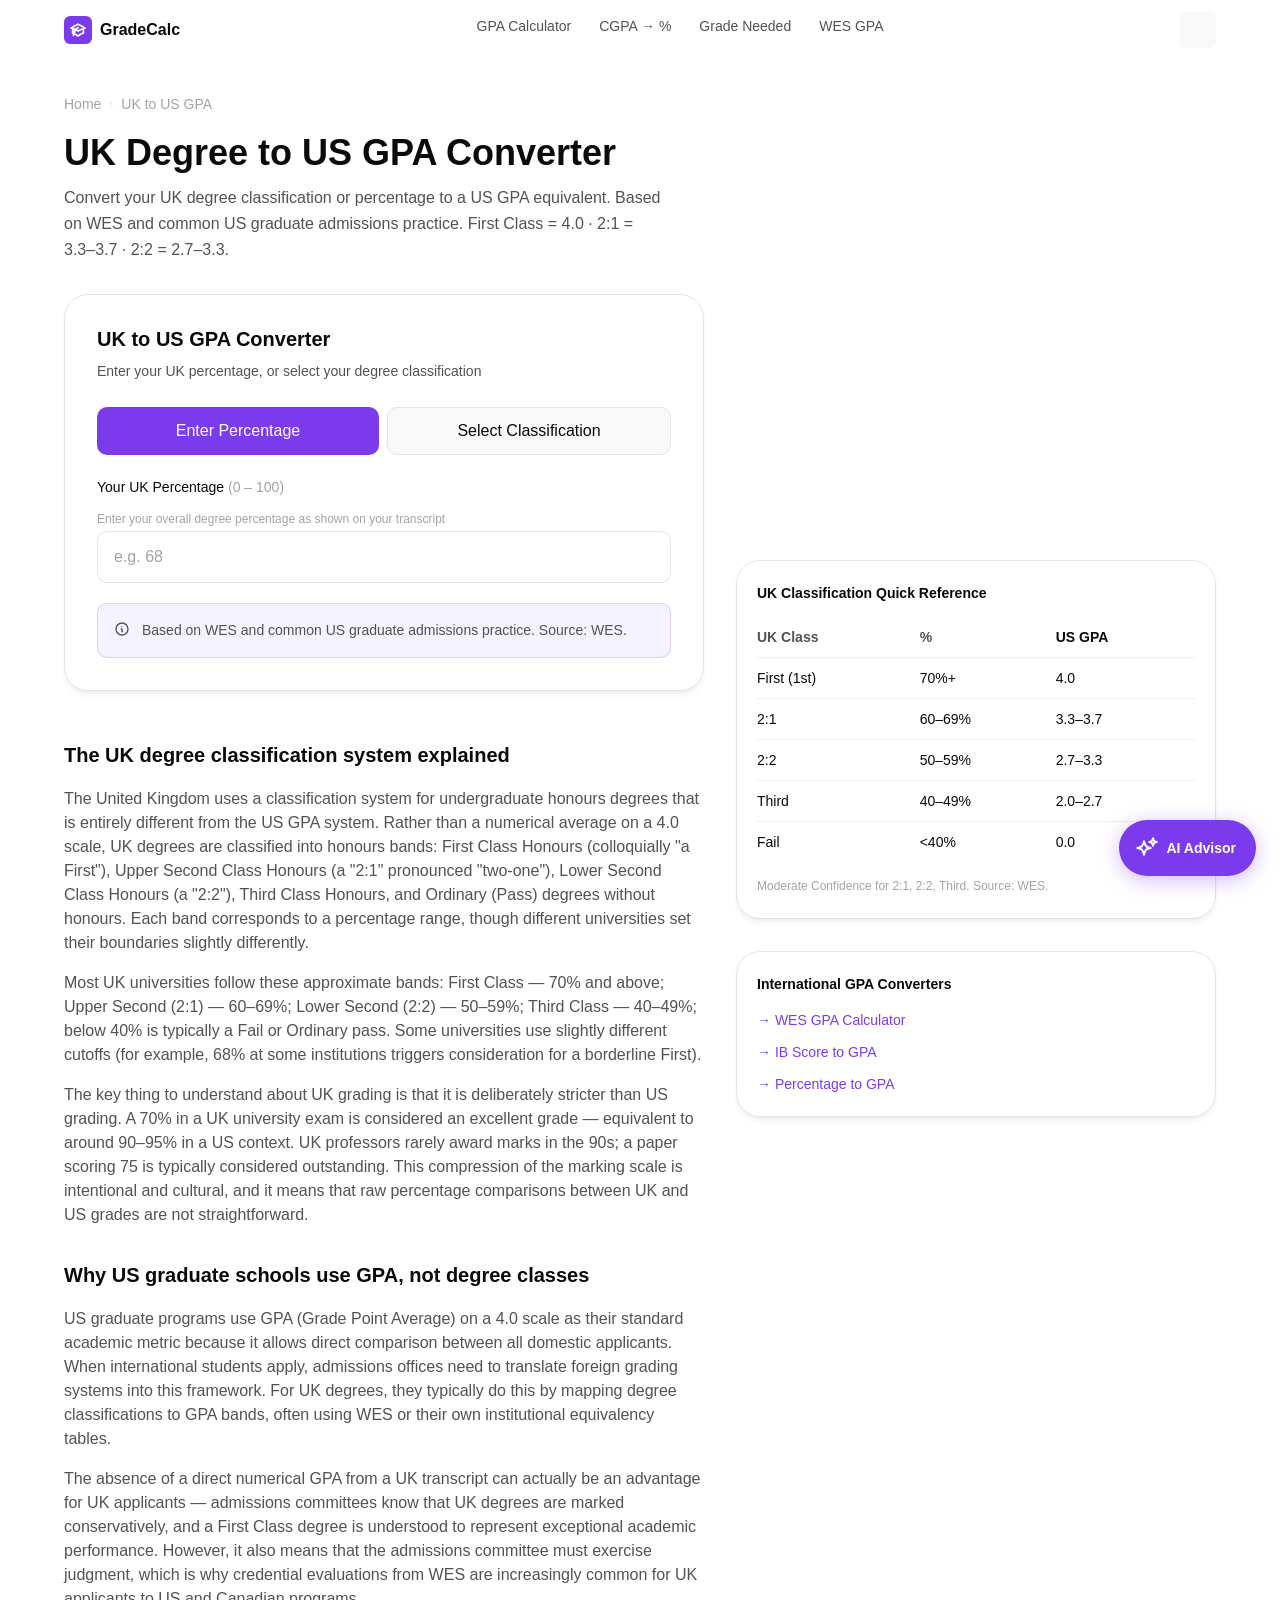
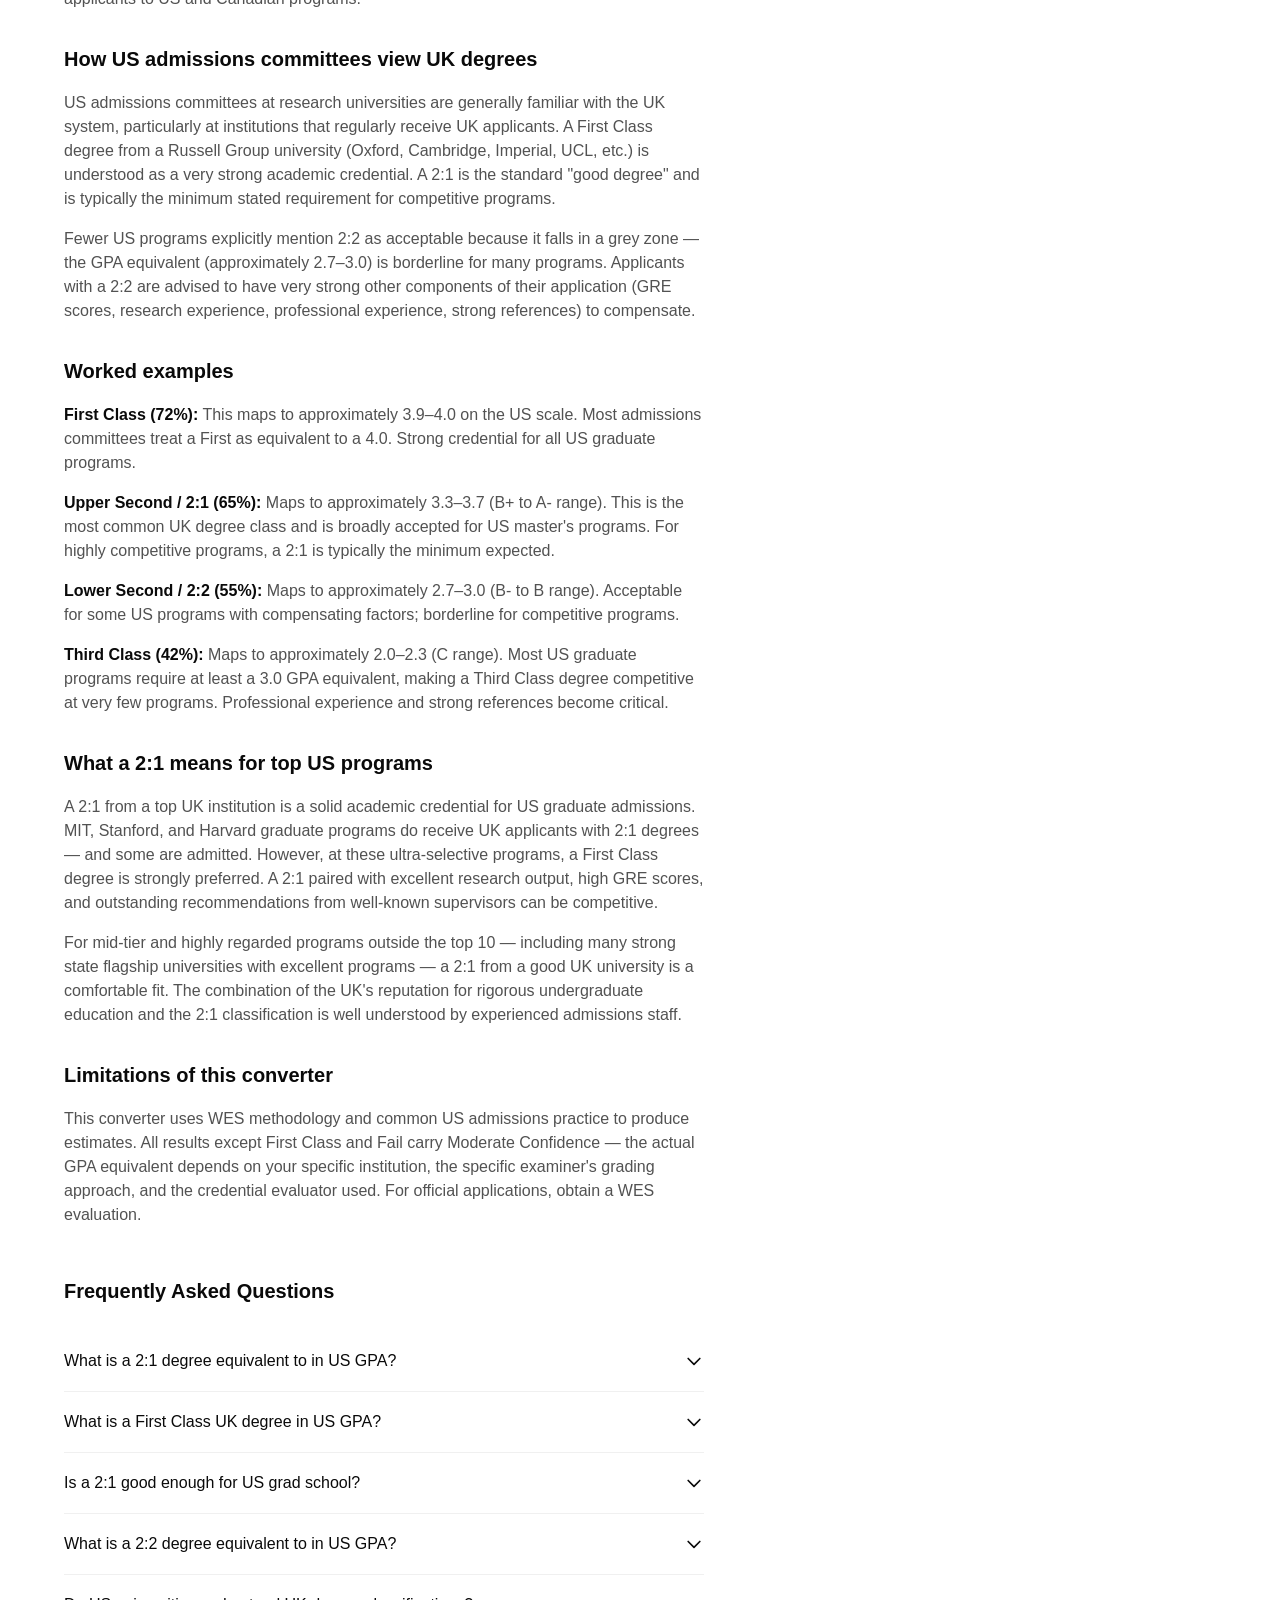
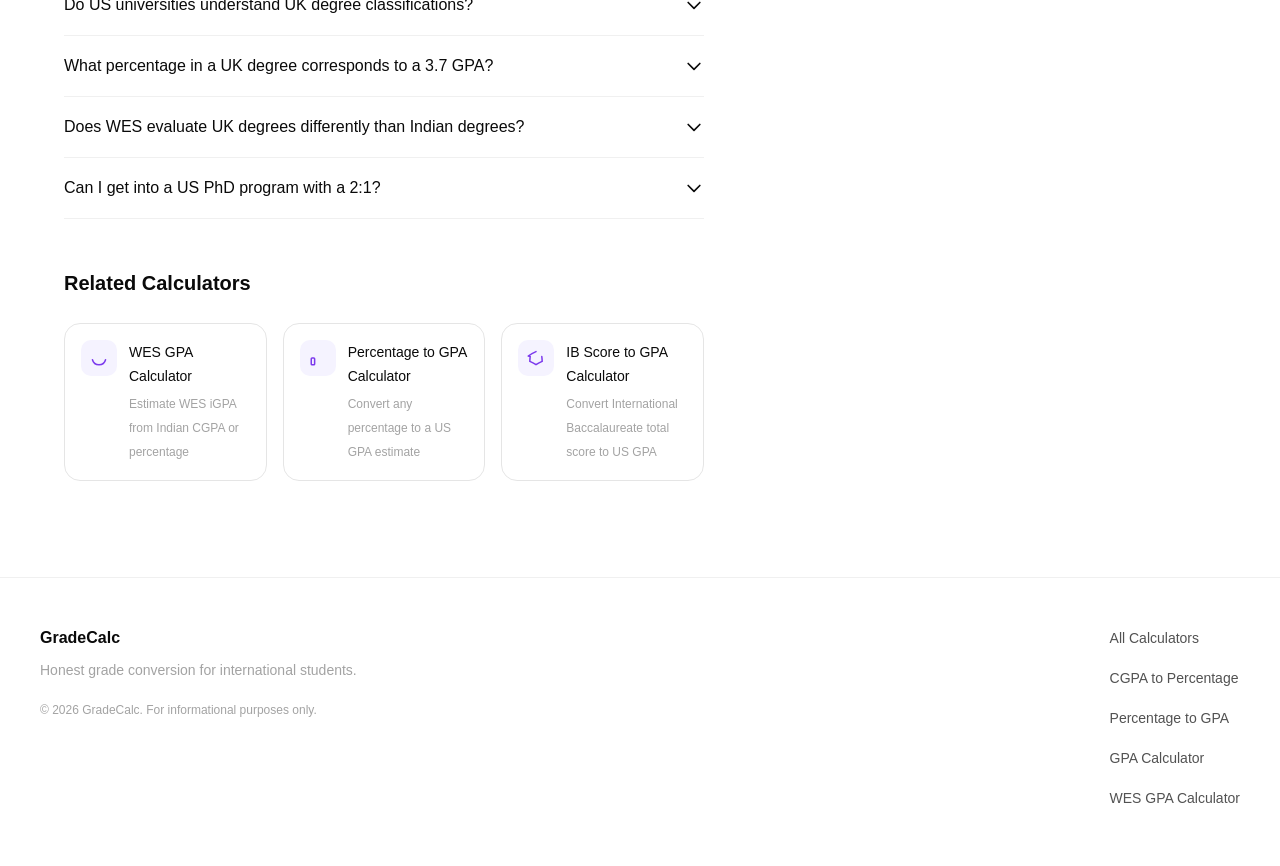
<file: uk-to-us-gpa.html>
<!DOCTYPE html>
<html lang="en" data-page="uk-to-us-gpa">
<head>
  <meta charset="UTF-8">
    <meta name="google-site-verification" content="CssxPSFBASkIHlADn5yYjrQ2UAVMNCqcTbz76W9akkU" />
    <meta name="msvalidate.01" content="DDA20E6E8FFF1E38FF1DE0ED6A67CBF7" />
  <meta name="viewport" content="width=device-width, initial-scale=1.0">
  <title>UK Degree to US GPA Converter — 2:1, First Class Equivalent</title>
  <meta name="description" content="Convert UK degree classification or percentage to US GPA. First Class = 4.0. 2:1 = 3.3–3.7 range. Based on WES and US graduate admissions practice. Instant results.">
  <link rel="canonical" href="https://gradecalc-phi.vercel.app/uk-to-us-gpa.html">
  <meta property="og:type" content="website">
  <meta property="og:url" content="https://gradecalc-phi.vercel.app/uk-to-us-gpa.html">
  <meta property="og:title" content="UK Degree to US GPA Converter — 2:1, First Class Equivalent">
  <meta property="og:description" content="Convert UK degree classification or percentage to US GPA. First Class = 4.0. 2:1 = 3.3–3.7 range. Based on WES and US graduate admissions practice.">
  <meta name="twitter:card" content="summary">
  <meta name="twitter:title" content="UK Degree to US GPA Converter">
  <meta name="twitter:description" content="Convert UK degree classification or percentage to US GPA. First Class = 4.0. 2:1 = 3.3–3.7 range. Instant results.">

  <script type="application/ld+json">
  {"@context":"https://schema.org","@type":"BreadcrumbList","itemListElement":[{"@type":"ListItem","position":1,"name":"Home","item":"https://gradecalc-phi.vercel.app/"},{"@type":"ListItem","position":2,"name":"UK to US GPA","item":"https://gradecalc-phi.vercel.app/uk-to-us-gpa.html"}]}</script>

  <script type="application/ld+json">
  {"@context":"https://schema.org","@type":"WebApplication","name":"UK to US GPA Converter","description":"Convert UK degree classification or percentage to US GPA equivalent. Based on WES and common US graduate admissions practice.","url":"https://gradecalc-phi.vercel.app/uk-to-us-gpa.html","applicationCategory":"EducationApplication","operatingSystem":"Web Browser","offers":{"@type":"Offer","price":"0","priceCurrency":"USD"}}</script>

  <script type="application/ld+json">
  {"@context":"https://schema.org","@type":"FAQPage","mainEntity":[{"@type":"Question","name":"What is a 2:1 degree equivalent to in US GPA?","acceptedAnswer":{"@type":"Answer","text":"A UK 2:1 (Upper Second Class Honours) is generally equivalent to a US GPA of 3.3–3.7, or approximately 3.5 as a mid-point. This is Moderate Confidence — the exact equivalent depends on the percentage within the 2:1 band (60–69%) and the institution. US graduate schools treating UK applicants typically consider a 2:1 as meeting the 3.0+ GPA threshold for competitive programs."}},{"@type":"Question","name":"What is a First Class UK degree in US GPA?","acceptedAnswer":{"@type":"Answer","text":"A UK First Class Honours degree (70%+) is generally treated as equivalent to a US GPA of 4.0 or 3.7–4.0 depending on the specific percentage. Most US graduate admissions committees treat a First Class degree as equivalent to a 4.0, making it the highest distinction from a UK institution."}},{"@type":"Question","name":"Is a 2:1 good enough for US grad school?","acceptedAnswer":{"@type":"Answer","text":"Yes, a 2:1 is generally considered the minimum standard for most US graduate programs. Many competitive programs explicitly state 'Upper Second Class or above' as their requirement for UK applicants. However, top programs (Harvard, MIT, Stanford) may prefer First Class, especially for highly competitive fields. A 2:1 with strong GRE/GMAT, research experience, and recommendations can be competitive at most programs."}},{"@type":"Question","name":"What is a 2:2 degree equivalent to in US GPA?","acceptedAnswer":{"@type":"Answer","text":"A UK 2:2 (Lower Second Class Honours, 50–59%) is generally equivalent to a US GPA of 2.7–3.3, or approximately 3.0. Many US graduate programs set their minimum at 3.0 GPA equivalent, which means a 2:2 is borderline. Some programs accept a 2:2 for applicants with strong work experience or other compensating factors."}},{"@type":"Question","name":"Do US universities understand UK degree classifications?","acceptedAnswer":{"@type":"Answer","text":"Most US graduate admissions offices at research universities are familiar with the UK classification system (First, 2:1, 2:2, Third). However, many still prefer to see a GPA equivalent from a credential evaluator like WES. Providing a WES evaluation alongside your UK transcript removes ambiguity and ensures your application is evaluated accurately."}},{"@type":"Question","name":"What percentage in a UK degree corresponds to a 3.7 GPA?","acceptedAnswer":{"@type":"Answer","text":"Approximately 68–72% in the UK system corresponds to a US GPA of approximately 3.7. The upper end of a 2:1 (65–69%) typically maps to 3.5–3.7, while the lower range of a First Class (70–75%) maps to 3.7–3.9. This is a Moderate Confidence estimate."}},{"@type":"Question","name":"Does WES evaluate UK degrees differently than Indian degrees?","acceptedAnswer":{"@type":"Answer","text":"Yes. WES uses institution-specific and country-specific methodology. For UK degrees, WES uses the classification system as the primary input and converts it to a US GPA equivalent, taking into account that UK grading is typically stricter than US grading — a 70% First Class in the UK may represent stronger performance relative to peers than a 4.0 in the US."}},{"@type":"Question","name":"Can I get into a US PhD program with a 2:1?","acceptedAnswer":{"@type":"Answer","text":"Yes, many US PhD programs accept applicants with a 2:1, especially in STEM fields where research output, publications, and letters of recommendation carry more weight than GPA. A 2:1 from a Russell Group university with strong research experience and publications is competitive at many programs. A First Class is generally preferred but not always required."}}]}</script>

  <link rel="stylesheet" href="/css/tokens.css">
  <link rel="stylesheet" href="/css/base.css">
  <link rel="stylesheet" href="/css/components.css">
  <link rel="stylesheet" href="/css/layout.css">
  <link rel="stylesheet" href="/css/animations.css">
</head>
<body class="page-fade-in">
  <a href="#main" class="skip-link">Skip to main content</a>

  <nav class="navbar" id="navbar">
    <div class="navbar__inner">
      <a href="/" class="navbar__logo"><div class="navbar__logo-icon" aria-hidden="true"><svg xmlns="http://www.w3.org/2000/svg" width="16" height="16" fill="none" viewBox="0 0 24 24" stroke="currentColor" stroke-width="2.5"><path stroke-linecap="round" stroke-linejoin="round" d="M4.26 10.147a60.436 60.436 0 00-.491 6.347A48.627 48.627 0 0112 20.904a48.627 48.627 0 018.232-4.41 60.46 60.46 0 00-.491-6.347m-15.482 0a50.57 50.57 0 00-2.658-.813A59.905 59.905 0 0112 3.493a59.902 59.902 0 0110.399 5.84c-.896.248-1.783.52-2.658.814m-15.482 0A50.697 50.697 0 0112 13.489a50.702 50.702 0 017.74-3.342M6.75 15a.75.75 0 100-1.5.75.75 0 000 1.5zm0 0v-3.675A55.378 55.378 0 0112 8.443m-7.007 11.55A5.981 5.981 0 006.75 15.75v-1.5"/></svg></div>GradeCalc</a>
      <ul class="navbar__links" role="list">
        <li><a href="/gpa-calculator.html" class="navbar__link">GPA Calculator</a></li>
        <li><a href="/cgpa-to-percentage.html" class="navbar__link">CGPA → %</a></li>
        <li><a href="/grade-needed-calculator.html" class="navbar__link">Grade Needed</a></li>
        <li><a href="/wes-gpa-calculator.html" class="navbar__link">WES GPA</a></li>
      </ul>
      <div class="navbar__actions">
        <button class="theme-toggle" data-action="toggle-theme" aria-label="Toggle dark mode"><span data-theme-icon aria-hidden="true"></span></button>
        <button class="nav-hamburger" id="nav-hamburger" aria-label="Open menu" aria-expanded="false"><svg xmlns="http://www.w3.org/2000/svg" width="20" height="20" fill="none" viewBox="0 0 24 24" stroke="currentColor" stroke-width="2"><path stroke-linecap="round" stroke-linejoin="round" d="M3.75 6.75h16.5M3.75 12h16.5m-16.5 5.25h16.5"/></svg></button>
      </div>
    </div>
  </nav>
  <div class="nav-overlay" id="nav-overlay" aria-hidden="true"></div>
  <nav class="nav-drawer" id="nav-drawer" aria-label="Mobile navigation">
    <button class="nav-drawer__close" id="nav-close" aria-label="Close menu"><svg xmlns="http://www.w3.org/2000/svg" width="20" height="20" fill="none" viewBox="0 0 24 24" stroke="currentColor" stroke-width="2"><path stroke-linecap="round" stroke-linejoin="round" d="M6 18L18 6M6 6l12 12"/></svg></button>
    <a href="/" class="nav-drawer__link">Home</a>
    <a href="/gpa-calculator.html" class="nav-drawer__link">GPA Calculator</a>
    <a href="/cgpa-to-percentage.html" class="nav-drawer__link">CGPA to Percentage</a>
    <a href="/percentage-to-gpa.html" class="nav-drawer__link">Percentage to GPA</a>
    <a href="/wes-gpa-calculator.html" class="nav-drawer__link">WES GPA Calculator</a>
    <a href="/grade-needed-calculator.html" class="nav-drawer__link">Grade Needed</a>
    <a href="/uk-to-us-gpa.html" class="nav-drawer__link">UK to US GPA</a>
    <a href="/ib-to-gpa.html" class="nav-drawer__link">IB to GPA</a>
  </nav>

  <main id="main" class="page-main">
    <div class="page-header">
      <nav class="page-header__breadcrumb" aria-label="Breadcrumb">
        <a href="/">Home</a>
        <span class="page-header__breadcrumb__sep" aria-hidden="true">›</span>
        <span aria-current="page">UK to US GPA</span>
      </nav>
      <h1 class="page-header__title">UK Degree to US GPA Converter</h1>
      <p class="page-header__desc">Convert your UK degree classification or percentage to a US GPA equivalent. Based on WES and common US graduate admissions practice. First Class = 4.0 · 2:1 = 3.3–3.7 · 2:2 = 2.7–3.3.</p>
    </div>

    <div class="calc-layout">
      <div class="calc-layout__main">
        <div class="calc-card">
          <div class="calc-card__header">
            <div class="calc-card__title">UK to US GPA Converter</div>
            <div class="calc-card__subtitle">Enter your UK percentage, or select your degree classification</div>
          </div>

          <!-- Mode toggle -->
          <div style="display:flex;gap:var(--space-2);margin-bottom:var(--space-5);" role="group" aria-label="Input mode">
            <button id="btn-mode-pct" class="btn btn--primary" aria-pressed="true" style="flex:1;" data-mode="percentage">Enter Percentage</button>
            <button id="btn-mode-class" class="btn btn--secondary" aria-pressed="false" style="flex:1;" data-mode="classification">Select Classification</button>
          </div>

          <!-- Percentage input -->
          <div id="panel-pct">
            <div class="field" id="field-pct">
              <label class="field__label" for="input-pct">Your UK Percentage <span style="color:var(--color-text-tertiary);font-weight:400;">(0 – 100)</span></label>
              <div class="field__hint">Enter your overall degree percentage as shown on your transcript</div>
              <input type="number" id="input-pct" class="input" placeholder="e.g. 68" min="0" max="100" step="0.1" inputmode="decimal" autocomplete="off">
              <div class="field__error" role="alert"></div>
            </div>
          </div>

          <!-- Classification dropdown -->
          <div id="panel-class" style="display:none;">
            <div class="field" id="field-class">
              <label class="field__label" for="select-class">UK Degree Classification</label>
              <div class="field__hint">Select your degree class as awarded by your university</div>
              <div class="select-wrapper">
                <select id="select-class" class="select">
                  <option value="">— Select classification —</option>
                  <option value="first">First Class (1st) — 70%+</option>
                  <option value="upper_second">Upper Second (2:1) — 60–69%</option>
                  <option value="lower_second">Lower Second (2:2) — 50–59%</option>
                  <option value="third">Third Class — 40–49%</option>
                  <option value="fail">Fail — below 40%</option>
                </select>
              </div>
              <div class="field__error" role="alert"></div>
            </div>
          </div>

          <!-- Result -->
          <div class="result-box result-box--hidden" id="result-box" aria-live="polite">
            <div class="result-number" id="result-number">—</div>
            <div class="result-meta" id="result-meta"></div>
            <div class="result-source" id="result-source"></div>
            <div class="result-note" id="result-note"></div>
            <div class="result-warning-note" id="result-warning" style="display:none;"></div>
          </div>

          <div class="callout callout--info" style="margin-top:var(--space-4);">
            <svg xmlns="http://www.w3.org/2000/svg" class="callout__icon" width="16" height="16" fill="none" viewBox="0 0 24 24" stroke="currentColor" stroke-width="2"><path stroke-linecap="round" stroke-linejoin="round" d="M13 16h-1v-4h-1m1-4h.01M21 12a9 9 0 11-18 0 9 9 0 0118 0z"/></svg>
            <span>Based on WES and common US graduate admissions practice. Source: WES.</span>
          </div>
        </div>

        <!-- Content -->
        <div class="content-section">
          <div class="prose">
            <h2>The UK degree classification system explained</h2>
            <p>The United Kingdom uses a classification system for undergraduate honours degrees that is entirely different from the US GPA system. Rather than a numerical average on a 4.0 scale, UK degrees are classified into honours bands: First Class Honours (colloquially "a First"), Upper Second Class Honours (a "2:1" pronounced "two-one"), Lower Second Class Honours (a "2:2"), Third Class Honours, and Ordinary (Pass) degrees without honours. Each band corresponds to a percentage range, though different universities set their boundaries slightly differently.</p>
            <p>Most UK universities follow these approximate bands: First Class — 70% and above; Upper Second (2:1) — 60–69%; Lower Second (2:2) — 50–59%; Third Class — 40–49%; below 40% is typically a Fail or Ordinary pass. Some universities use slightly different cutoffs (for example, 68% at some institutions triggers consideration for a borderline First).</p>
            <p>The key thing to understand about UK grading is that it is deliberately stricter than US grading. A 70% in a UK university exam is considered an excellent grade — equivalent to around 90–95% in a US context. UK professors rarely award marks in the 90s; a paper scoring 75 is typically considered outstanding. This compression of the marking scale is intentional and cultural, and it means that raw percentage comparisons between UK and US grades are not straightforward.</p>

            <h2>Why US graduate schools use GPA, not degree classes</h2>
            <p>US graduate programs use GPA (Grade Point Average) on a 4.0 scale as their standard academic metric because it allows direct comparison between all domestic applicants. When international students apply, admissions offices need to translate foreign grading systems into this framework. For UK degrees, they typically do this by mapping degree classifications to GPA bands, often using WES or their own institutional equivalency tables.</p>
            <p>The absence of a direct numerical GPA from a UK transcript can actually be an advantage for UK applicants — admissions committees know that UK degrees are marked conservatively, and a First Class degree is understood to represent exceptional academic performance. However, it also means that the admissions committee must exercise judgment, which is why credential evaluations from WES are increasingly common for UK applicants to US and Canadian programs.</p>

            <h2>How US admissions committees view UK degrees</h2>
            <p>US admissions committees at research universities are generally familiar with the UK system, particularly at institutions that regularly receive UK applicants. A First Class degree from a Russell Group university (Oxford, Cambridge, Imperial, UCL, etc.) is understood as a very strong academic credential. A 2:1 is the standard "good degree" and is typically the minimum stated requirement for competitive programs.</p>
            <p>Fewer US programs explicitly mention 2:2 as acceptable because it falls in a grey zone — the GPA equivalent (approximately 2.7–3.0) is borderline for many programs. Applicants with a 2:2 are advised to have very strong other components of their application (GRE scores, research experience, professional experience, strong references) to compensate.</p>

            <h2>Worked examples</h2>
            <p><strong>First Class (72%):</strong> This maps to approximately 3.9–4.0 on the US scale. Most admissions committees treat a First as equivalent to a 4.0. Strong credential for all US graduate programs.</p>
            <p><strong>Upper Second / 2:1 (65%):</strong> Maps to approximately 3.3–3.7 (B+ to A- range). This is the most common UK degree class and is broadly accepted for US master's programs. For highly competitive programs, a 2:1 is typically the minimum expected.</p>
            <p><strong>Lower Second / 2:2 (55%):</strong> Maps to approximately 2.7–3.0 (B- to B range). Acceptable for some US programs with compensating factors; borderline for competitive programs.</p>
            <p><strong>Third Class (42%):</strong> Maps to approximately 2.0–2.3 (C range). Most US graduate programs require at least a 3.0 GPA equivalent, making a Third Class degree competitive at very few programs. Professional experience and strong references become critical.</p>

            <h2>What a 2:1 means for top US programs</h2>
            <p>A 2:1 from a top UK institution is a solid academic credential for US graduate admissions. MIT, Stanford, and Harvard graduate programs do receive UK applicants with 2:1 degrees — and some are admitted. However, at these ultra-selective programs, a First Class degree is strongly preferred. A 2:1 paired with excellent research output, high GRE scores, and outstanding recommendations from well-known supervisors can be competitive.</p>
            <p>For mid-tier and highly regarded programs outside the top 10 — including many strong state flagship universities with excellent programs — a 2:1 from a good UK university is a comfortable fit. The combination of the UK's reputation for rigorous undergraduate education and the 2:1 classification is well understood by experienced admissions staff.</p>

            <h2>Limitations of this converter</h2>
            <p>This converter uses WES methodology and common US admissions practice to produce estimates. All results except First Class and Fail carry Moderate Confidence — the actual GPA equivalent depends on your specific institution, the specific examiner's grading approach, and the credential evaluator used. For official applications, obtain a WES evaluation.</p>
          </div>

          <!-- FAQ -->
          <div class="faq-section" id="faq">
            <h2 class="section-title" style="margin-top:var(--space-12);">Frequently Asked Questions</h2>

            <div class="faq-item">
              <button class="faq-question" aria-expanded="false">What is a 2:1 degree equivalent to in US GPA?<svg class="faq-question__chevron" xmlns="http://www.w3.org/2000/svg" width="20" height="20" fill="none" viewBox="0 0 24 24" stroke="currentColor" stroke-width="2"><path stroke-linecap="round" stroke-linejoin="round" d="M19 9l-7 7-7-7"/></svg></button>
              <div class="faq-answer"><div class="faq-answer__content">A UK 2:1 (Upper Second Class Honours) is generally equivalent to a US GPA of 3.3–3.7, with 3.5 as a common mid-point estimate. This is Moderate Confidence — the exact equivalent depends on your percentage within the 2:1 band (60–69%) and your institution. US graduate schools typically consider a 2:1 as meeting the 3.0+ GPA threshold for competitive programs.</div></div>
            </div>

            <div class="faq-item">
              <button class="faq-question" aria-expanded="false">What is a First Class UK degree in US GPA?<svg class="faq-question__chevron" xmlns="http://www.w3.org/2000/svg" width="20" height="20" fill="none" viewBox="0 0 24 24" stroke="currentColor" stroke-width="2"><path stroke-linecap="round" stroke-linejoin="round" d="M19 9l-7 7-7-7"/></svg></button>
              <div class="faq-answer"><div class="faq-answer__content">A UK First Class Honours degree (70%+) is treated as equivalent to a US GPA of 4.0 or 3.7–4.0. Most US graduate admissions committees treat a First Class degree as equivalent to a 4.0, as it represents exceptional academic performance within the UK's conservative marking culture.</div></div>
            </div>

            <div class="faq-item">
              <button class="faq-question" aria-expanded="false">Is a 2:1 good enough for US grad school?<svg class="faq-question__chevron" xmlns="http://www.w3.org/2000/svg" width="20" height="20" fill="none" viewBox="0 0 24 24" stroke="currentColor" stroke-width="2"><path stroke-linecap="round" stroke-linejoin="round" d="M19 9l-7 7-7-7"/></svg></button>
              <div class="faq-answer"><div class="faq-answer__content">Yes, a 2:1 is generally considered the minimum standard for most competitive US graduate programs. Many programs explicitly list 'Upper Second Class or above' as their requirement for UK applicants. Top programs (Harvard, MIT, Stanford) prefer First Class but admit 2:1 holders with strong research experience, GRE scores, and recommendations.</div></div>
            </div>

            <div class="faq-item">
              <button class="faq-question" aria-expanded="false">What is a 2:2 degree equivalent to in US GPA?<svg class="faq-question__chevron" xmlns="http://www.w3.org/2000/svg" width="20" height="20" fill="none" viewBox="0 0 24 24" stroke="currentColor" stroke-width="2"><path stroke-linecap="round" stroke-linejoin="round" d="M19 9l-7 7-7-7"/></svg></button>
              <div class="faq-answer"><div class="faq-answer__content">A UK 2:2 (Lower Second Class Honours, 50–59%) is generally equivalent to a US GPA of 2.7–3.0. Many US graduate programs set their minimum at 3.0 GPA equivalent, making a 2:2 borderline. Applicants with a 2:2 benefit significantly from strong professional experience, high GRE scores, and compelling research contributions.</div></div>
            </div>

            <div class="faq-item">
              <button class="faq-question" aria-expanded="false">Do US universities understand UK degree classifications?<svg class="faq-question__chevron" xmlns="http://www.w3.org/2000/svg" width="20" height="20" fill="none" viewBox="0 0 24 24" stroke="currentColor" stroke-width="2"><path stroke-linecap="round" stroke-linejoin="round" d="M19 9l-7 7-7-7"/></svg></button>
              <div class="faq-answer"><div class="faq-answer__content">Most US research university admissions offices are familiar with the UK classification system. However, many still prefer a WES evaluation for clarity and standardisation. Providing a WES credential evaluation removes ambiguity and ensures your application is assessed accurately alongside domestic applicants.</div></div>
            </div>

            <div class="faq-item">
              <button class="faq-question" aria-expanded="false">What percentage in a UK degree corresponds to a 3.7 GPA?<svg class="faq-question__chevron" xmlns="http://www.w3.org/2000/svg" width="20" height="20" fill="none" viewBox="0 0 24 24" stroke="currentColor" stroke-width="2"><path stroke-linecap="round" stroke-linejoin="round" d="M19 9l-7 7-7-7"/></svg></button>
              <div class="faq-answer"><div class="faq-answer__content">Approximately 68–72% in the UK system corresponds to a US GPA of approximately 3.7. The upper end of a 2:1 (65–69%) maps to 3.5–3.7, while the lower range of a First Class (70–75%) maps to 3.7–3.9. This is a Moderate Confidence estimate based on WES methodology.</div></div>
            </div>

            <div class="faq-item">
              <button class="faq-question" aria-expanded="false">Does WES evaluate UK degrees differently than Indian degrees?<svg class="faq-question__chevron" xmlns="http://www.w3.org/2000/svg" width="20" height="20" fill="none" viewBox="0 0 24 24" stroke="currentColor" stroke-width="2"><path stroke-linecap="round" stroke-linejoin="round" d="M19 9l-7 7-7-7"/></svg></button>
              <div class="faq-answer"><div class="faq-answer__content">Yes. WES uses country-specific and institution-specific methodology. For UK degrees, WES uses the classification system as the primary input and accounts for UK grading being typically stricter than US grading. This means WES may assign a higher equivalent GPA to a UK percentage than a superficially similar Indian percentage.</div></div>
            </div>

            <div class="faq-item">
              <button class="faq-question" aria-expanded="false">Can I get into a US PhD program with a 2:1?<svg class="faq-question__chevron" xmlns="http://www.w3.org/2000/svg" width="20" height="20" fill="none" viewBox="0 0 24 24" stroke="currentColor" stroke-width="2"><path stroke-linecap="round" stroke-linejoin="round" d="M19 9l-7 7-7-7"/></svg></button>
              <div class="faq-answer"><div class="faq-answer__content">Yes. Many US PhD programs accept applicants with a 2:1, particularly in STEM where research output and letters carry more weight than GPA. A 2:1 from a Russell Group university with strong research experience and publications is competitive at many programs. A First Class is preferred but not universally required.</div></div>
            </div>
          </div>

          <!-- Related -->
          <div class="related-section">
            <h2 class="section-title">Related Calculators</h2>
            <div class="related-grid">
              <a href="/wes-gpa-calculator.html" class="related-card">
                <div class="related-card__icon"><svg xmlns="http://www.w3.org/2000/svg" width="18" height="18" fill="none" viewBox="0 0 24 24" stroke="currentColor" stroke-width="2"><path stroke-linecap="round" stroke-linejoin="round" d="M12 21a9.004 9.004 0 008.716-6.747M12 21a9.004 9.004 0 01-8.716-6.747"/></svg></div>
                <div><div class="related-card__title">WES GPA Calculator</div><div class="related-card__desc">Estimate WES iGPA from Indian CGPA or percentage</div></div>
              </a>
              <a href="/percentage-to-gpa.html" class="related-card">
                <div class="related-card__icon"><svg xmlns="http://www.w3.org/2000/svg" width="18" height="18" fill="none" viewBox="0 0 24 24" stroke="currentColor" stroke-width="2"><path stroke-linecap="round" stroke-linejoin="round" d="M3 13.125C3 12.504 3.504 12 4.125 12h2.25c.621 0 1.125.504 1.125 1.125v6.75C7.5 20.496 6.996 21 6.375 21h-2.25A1.125 1.125 0 013 19.875v-6.75z"/></svg></div>
                <div><div class="related-card__title">Percentage to GPA Calculator</div><div class="related-card__desc">Convert any percentage to a US GPA estimate</div></div>
              </a>
              <a href="/ib-to-gpa.html" class="related-card">
                <div class="related-card__icon"><svg xmlns="http://www.w3.org/2000/svg" width="18" height="18" fill="none" viewBox="0 0 24 24" stroke="currentColor" stroke-width="2"><path stroke-linecap="round" stroke-linejoin="round" d="M4.26 10.147a60.436 60.436 0 00-.491 6.347A48.627 48.627 0 0112 20.904a48.627 48.627 0 018.232-4.41 60.46 60.46 0 00-.491-6.347m-15.482 0a50.57 50.57 0 00-2.658-.813A59.905 59.905 0 0112 3.493"/></svg></div>
                <div><div class="related-card__title">IB Score to GPA Calculator</div><div class="related-card__desc">Convert International Baccalaureate total score to US GPA</div></div>
              </a>
            </div>
          </div>
        </div>
      </div><!-- /.calc-layout__main -->

      <aside class="calc-layout__sidebar" aria-label="Additional information">
        <div class="ad-slot ad-slot--sidebar" data-position="sidebar" aria-hidden="true"></div>

        <div class="calc-card" style="padding:var(--space-5);">
          <div style="font-size:var(--text-sm);font-weight:var(--font-weight-semibold);margin-bottom:var(--space-3);">UK Classification Quick Reference</div>
          <table style="width:100%;font-size:var(--text-sm);border-collapse:collapse;">
            <thead>
              <tr style="border-bottom:1px solid var(--color-border-subtle);">
                <th style="text-align:left;padding:var(--space-2) 0;color:var(--color-text-secondary);">UK Class</th>
                <th style="text-align:left;padding:var(--space-2) 0;color:var(--color-text-secondary);">%</th>
                <th style="text-align:left;padding:var(--color-text-secondary);">US GPA</th>
              </tr>
            </thead>
            <tbody>
              <tr style="border-bottom:1px solid var(--color-border-subtle);"><td style="padding:var(--space-2) 0;">First (1st)</td><td style="padding:var(--space-2) 0;">70%+</td><td style="padding:var(--space-2) 0;">4.0</td></tr>
              <tr style="border-bottom:1px solid var(--color-border-subtle);"><td style="padding:var(--space-2) 0;">2:1</td><td style="padding:var(--space-2) 0;">60–69%</td><td style="padding:var(--space-2) 0;">3.3–3.7</td></tr>
              <tr style="border-bottom:1px solid var(--color-border-subtle);"><td style="padding:var(--space-2) 0;">2:2</td><td style="padding:var(--space-2) 0;">50–59%</td><td style="padding:var(--space-2) 0;">2.7–3.3</td></tr>
              <tr style="border-bottom:1px solid var(--color-border-subtle);"><td style="padding:var(--space-2) 0;">Third</td><td style="padding:var(--space-2) 0;">40–49%</td><td style="padding:var(--space-2) 0;">2.0–2.7</td></tr>
              <tr><td style="padding:var(--space-2) 0;">Fail</td><td style="padding:var(--space-2) 0;">&lt;40%</td><td style="padding:var(--space-2) 0;">0.0</td></tr>
            </tbody>
          </table>
          <p style="font-size:var(--text-xs);color:var(--color-text-tertiary);margin-top:var(--space-3);margin-bottom:0;">Moderate Confidence for 2:1, 2:2, Third. Source: WES.</p>
        </div>

        <div class="calc-card" style="padding:var(--space-5);margin-top:var(--space-4);">
          <div style="font-size:var(--text-sm);font-weight:var(--font-weight-semibold);margin-bottom:var(--space-3);">International GPA Converters</div>
          <div style="display:flex;flex-direction:column;gap:var(--space-2);">
            <a href="/wes-gpa-calculator.html" style="font-size:var(--text-sm);color:var(--color-accent);">→ WES GPA Calculator</a>
            <a href="/ib-to-gpa.html" style="font-size:var(--text-sm);color:var(--color-accent);">→ IB Score to GPA</a>
            <a href="/percentage-to-gpa.html" style="font-size:var(--text-sm);color:var(--color-accent);">→ Percentage to GPA</a>
          </div>
        </div>
      </aside>
    </div>
  </main>

  <footer class="footer">
    <div class="footer__inner">
      <div><a href="/" class="footer__brand">GradeCalc</a><p class="footer__tagline">Honest grade conversion for international students.</p><p class="footer__copy">© 2026 GradeCalc. For informational purposes only.</p></div>
      <ul class="footer__links">
        <li><a href="/" class="footer__link">All Calculators</a></li>
        <li><a href="/cgpa-to-percentage.html" class="footer__link">CGPA to Percentage</a></li>
        <li><a href="/percentage-to-gpa.html" class="footer__link">Percentage to GPA</a></li>
        <li><a href="/gpa-calculator.html" class="footer__link">GPA Calculator</a></li>
        <li><a href="/wes-gpa-calculator.html" class="footer__link">WES GPA Calculator</a></li>
      </ul>
    </div>
  </footer>

  <script src="/js/analytics.js" defer></script>
  <script src="/js/calculators.js" defer></script>
  <script src="/js/validation.js" defer></script>
  <script src="/js/ui.js" defer></script>
  <script src="/js/ai-advisor.js" defer></script>
  <script>
  (function () {
    'use strict';

    var currentMode = 'percentage';

    function switchMode(mode) {
      currentMode = mode;
      var panelPct = document.getElementById('panel-pct');
      var panelClass = document.getElementById('panel-class');
      var btnPct = document.getElementById('btn-mode-pct');
      var btnClass = document.getElementById('btn-mode-class');
      var resultBox = document.getElementById('result-box');

      if (mode === 'percentage') {
        panelPct.style.display = '';
        panelClass.style.display = 'none';
        btnPct.classList.replace('btn--secondary', 'btn--primary');
        btnPct.setAttribute('aria-pressed', 'true');
        btnClass.classList.replace('btn--primary', 'btn--secondary');
        btnClass.setAttribute('aria-pressed', 'false');
      } else {
        panelPct.style.display = 'none';
        panelClass.style.display = '';
        btnClass.classList.replace('btn--secondary', 'btn--primary');
        btnClass.setAttribute('aria-pressed', 'true');
        btnPct.classList.replace('btn--primary', 'btn--secondary');
        btnPct.setAttribute('aria-pressed', 'false');
      }

      resultBox.classList.add('result-box--hidden');
    }

    function calculateFromPercentage() {
      if (!window.Calculators || !window.Validation || !window.ResultRenderer) return;
      var inputEl = document.getElementById('input-pct');
      var fieldEl = document.getElementById('field-pct');
      var pct = parseFloat(inputEl.value);
      var vResult = window.Validation.percentage(inputEl.value);
      window.Validation.applyToField(fieldEl, vResult);
      if (!vResult.valid) return;

      // Auto-classify from percentage
      var classification = '';
      if (pct >= 70) classification = 'first';
      else if (pct >= 60) classification = 'upper_second';
      else if (pct >= 50) classification = 'lower_second';
      else if (pct >= 40) classification = 'third';
      else classification = 'fail';

      var result = window.Calculators.ukToUSGPA(classification, pct);
      var box = document.getElementById('result-box');
      window.ResultRenderer.render(box, result);
      if (window.Analytics) window.Analytics.calculatorUsed('uk-to-us-gpa-pct');
      if (window.AiAdvisor) window.AiAdvisor.setInputData({ type: 'uk-to-us-gpa', percentage: pct, classification: classification, result: result });
    }

    function calculateFromClassification() {
      if (!window.Calculators || !window.Validation || !window.ResultRenderer) return;
      var selectEl = document.getElementById('select-class');
      var fieldEl = document.getElementById('field-class');
      var classification = selectEl.value;
      var vResult = window.Validation.dropdown(classification);
      window.Validation.applyToField(fieldEl, vResult);
      if (!vResult.valid) return;

      var result = window.Calculators.ukToUSGPA(classification, null);
      var box = document.getElementById('result-box');
      window.ResultRenderer.render(box, result);
      if (window.Analytics) window.Analytics.calculatorUsed('uk-to-us-gpa-class');
      if (window.AiAdvisor) window.AiAdvisor.setInputData({ type: 'uk-to-us-gpa', classification: classification, result: result });
    }

    function init() {
      var debouncedPct = window.debounce ? window.debounce(calculateFromPercentage, 400) : calculateFromPercentage;

      document.getElementById('btn-mode-pct').addEventListener('click', function () { switchMode('percentage'); });
      document.getElementById('btn-mode-class').addEventListener('click', function () { switchMode('classification'); });
      document.getElementById('input-pct').addEventListener('input', debouncedPct);
      document.getElementById('select-class').addEventListener('change', calculateFromClassification);
    }

    if (document.readyState === 'loading') {
      document.addEventListener('DOMContentLoaded', init);
    } else {
      window.addEventListener('load', init);
    }
  }());
  </script>
</body>
</html>
</file>
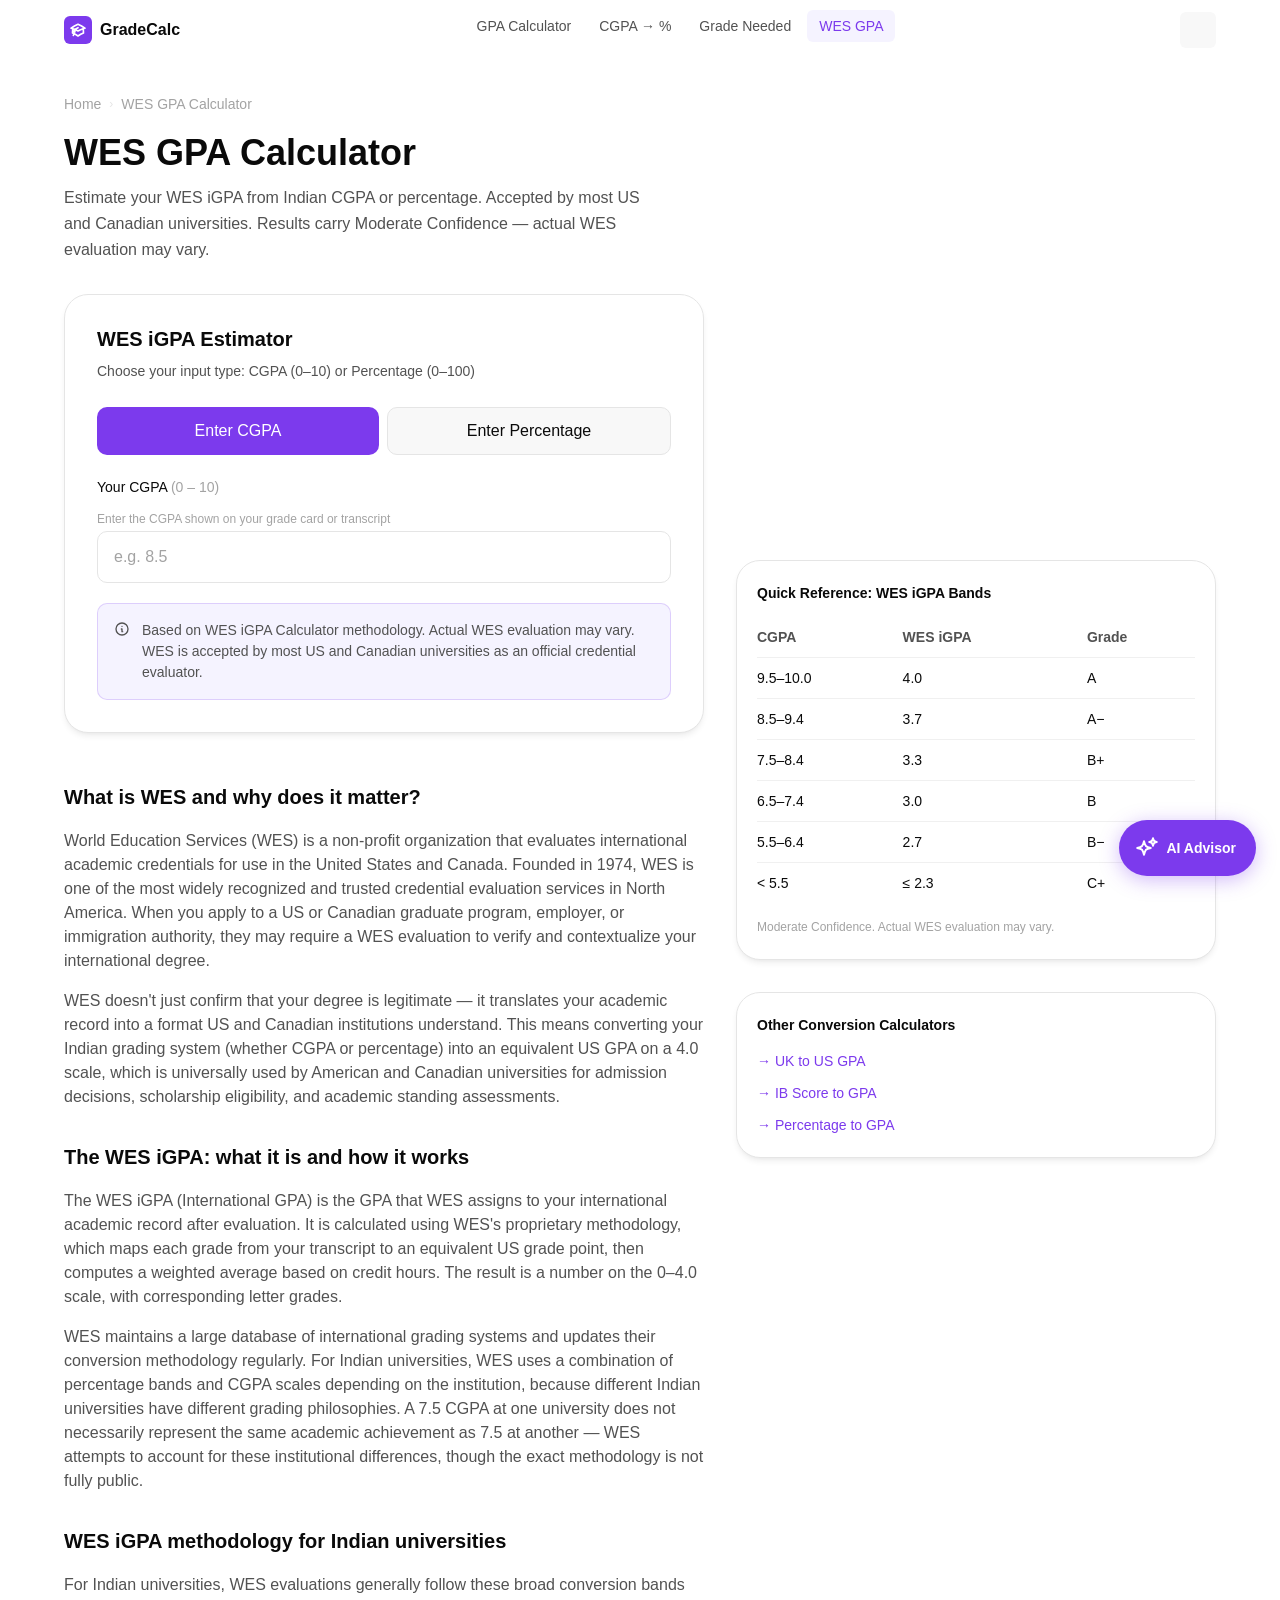
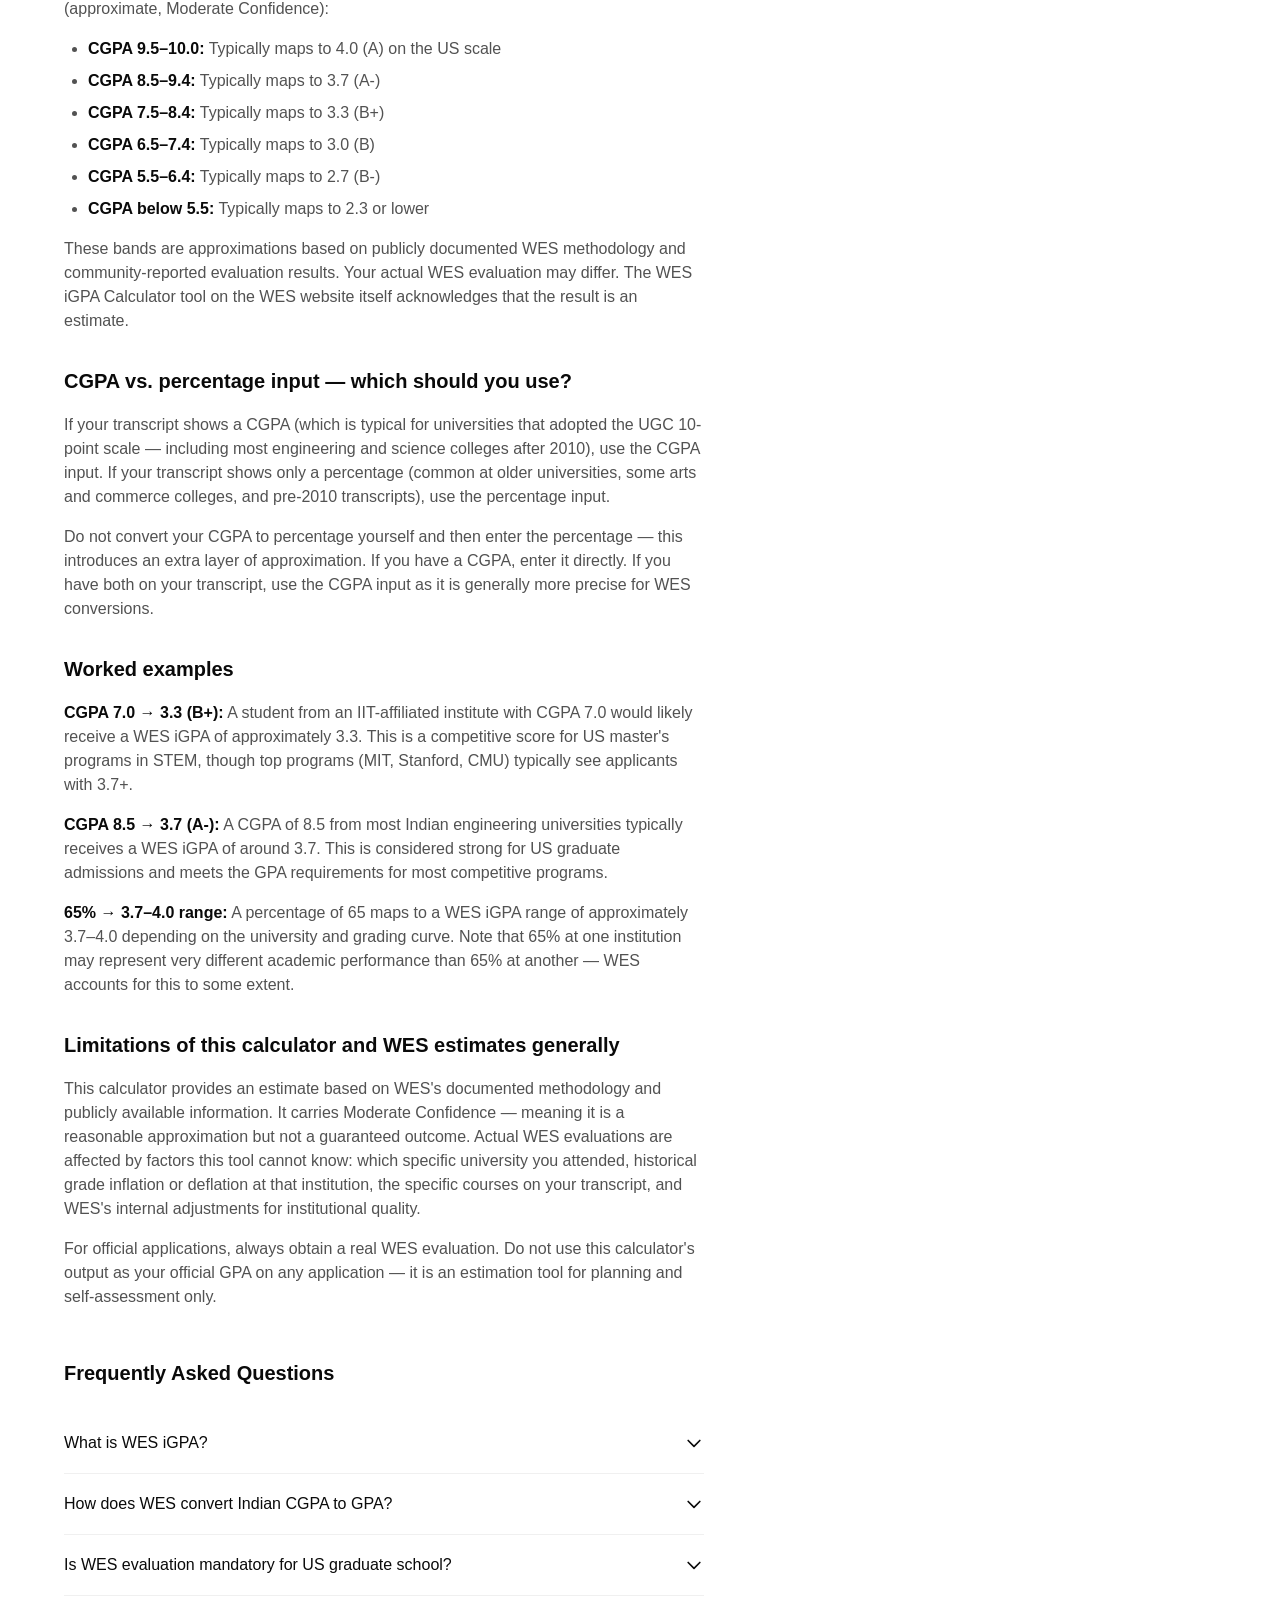
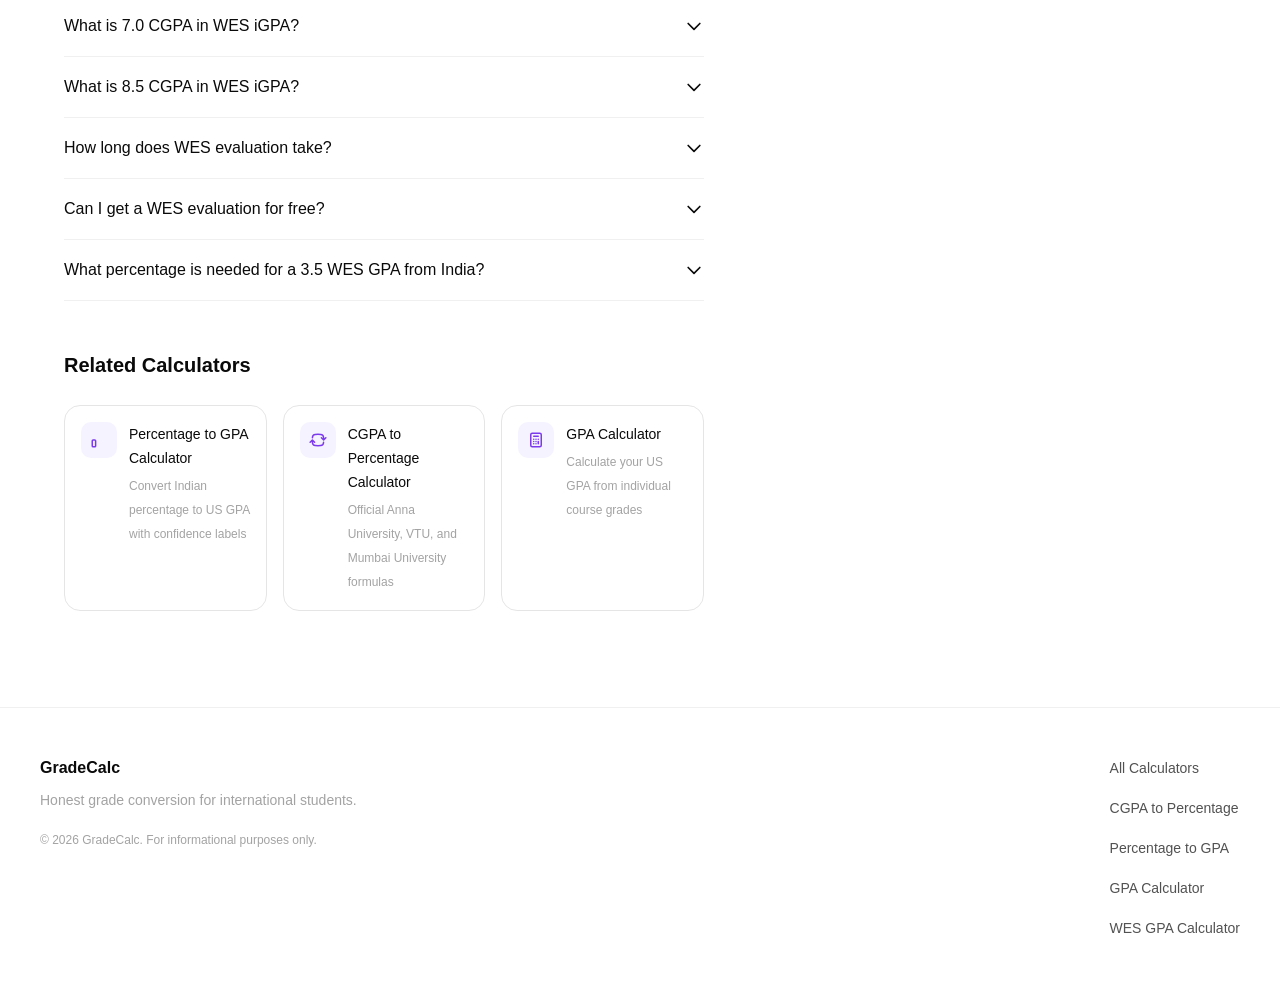
<file: wes-gpa-calculator.html>
<!DOCTYPE html>
<html lang="en" data-page="wes-gpa-calculator">
<head>
  <meta charset="UTF-8">
    <meta name="google-site-verification" content="CssxPSFBASkIHlADn5yYjrQ2UAVMNCqcTbz76W9akkU" />
    <meta name="msvalidate.01" content="DDA20E6E8FFF1E38FF1DE0ED6A67CBF7" />
  <meta name="viewport" content="width=device-width, initial-scale=1.0">
  <title>WES GPA Calculator — iGPA for Indian University Grades</title>
  <meta name="description" content="Calculate your WES iGPA from Indian CGPA or percentage. The most accepted US/Canada credential evaluation conversion — with Moderate Confidence labels and honest ranges.">
  <link rel="canonical" href="https://gradecalc-phi.vercel.app/wes-gpa-calculator.html">
  <meta property="og:type" content="website">
  <meta property="og:url" content="https://gradecalc-phi.vercel.app/wes-gpa-calculator.html">
  <meta property="og:title" content="WES GPA Calculator — iGPA for Indian University Grades">
  <meta property="og:description" content="Calculate your WES iGPA from Indian CGPA or percentage. The most accepted US/Canada credential evaluation conversion — with Moderate Confidence labels and honest ranges.">
  <meta name="twitter:card" content="summary">
  <meta name="twitter:title" content="WES GPA Calculator — iGPA for Indian University Grades">
  <meta name="twitter:description" content="Calculate your WES iGPA from Indian CGPA or percentage. Moderate Confidence labels with honest ranges.">

  <script type="application/ld+json">
  {"@context":"https://schema.org","@type":"BreadcrumbList","itemListElement":[{"@type":"ListItem","position":1,"name":"Home","item":"https://gradecalc-phi.vercel.app/"},{"@type":"ListItem","position":2,"name":"WES GPA Calculator","item":"https://gradecalc-phi.vercel.app/wes-gpa-calculator.html"}]}</script>

  <script type="application/ld+json">
  {"@context":"https://schema.org","@type":"WebApplication","name":"WES GPA Calculator","description":"Calculate your WES iGPA from Indian CGPA or percentage. The most accepted US/Canada credential evaluation conversion for international students.","url":"https://gradecalc-phi.vercel.app/wes-gpa-calculator.html","applicationCategory":"EducationApplication","operatingSystem":"Web Browser","offers":{"@type":"Offer","price":"0","priceCurrency":"USD"}}</script>

  <script type="application/ld+json">
  {"@context":"https://schema.org","@type":"FAQPage","mainEntity":[{"@type":"Question","name":"What is WES iGPA?","acceptedAnswer":{"@type":"Answer","text":"WES iGPA (International GPA) is the GPA equivalent that World Education Services (WES) assigns to your international academic record after a credential evaluation. WES converts your Indian CGPA or percentage to a US 4.0-scale GPA using their own methodology, which is widely accepted by US and Canadian universities and employers."}},{"@type":"Question","name":"How does WES convert Indian CGPA to GPA?","acceptedAnswer":{"@type":"Answer","text":"WES uses a proprietary methodology to convert Indian grades. Broadly, it maps your CGPA or percentage to letter grades and then to the US 4.0 scale. For Indian universities, a CGPA of 9.0–10.0 typically maps to 3.7–4.0, 7.5–9.0 maps to 3.3–3.7, 6.0–7.5 maps to 2.7–3.3, and so on. However, the exact conversion depends on the institution and the year."}},{"@type":"Question","name":"Is WES evaluation mandatory for US graduate school?","acceptedAnswer":{"@type":"Answer","text":"Not always. Many US universities evaluate international transcripts directly without requiring a WES evaluation. However, many top programs — and virtually all Canadian universities — require a WES evaluation as part of their admissions process. Check the specific requirements of each program you're applying to."}},{"@type":"Question","name":"What is 7.0 CGPA in WES iGPA?","acceptedAnswer":{"@type":"Answer","text":"A CGPA of 7.0 from an Indian university typically corresponds to approximately 3.0–3.3 on the WES iGPA scale (B/B+ range). This is an estimate; the actual WES evaluation may vary based on your specific institution, grading scale, and the year of your transcripts."}},{"@type":"Question","name":"What is 8.5 CGPA in WES iGPA?","acceptedAnswer":{"@type":"Answer","text":"A CGPA of 8.5 from an Indian university typically maps to approximately 3.7 (A-) on the WES iGPA scale. This is a Moderate Confidence estimate. Your actual WES evaluation may produce a slightly different result depending on institution-specific factors."}},{"@type":"Question","name":"How long does WES evaluation take?","acceptedAnswer":{"@type":"Answer","text":"WES standard evaluation typically takes 7 business days after all required documents are received. Rush processing (3 business days) is available for an additional fee. Document mailing from India to WES takes additional time, so plan for 3–6 weeks total. Apply well before application deadlines."}},{"@type":"Question","name":"Can I get a WES evaluation for free?","acceptedAnswer":{"@type":"Answer","text":"No. WES charges a fee for credential evaluations — the WES Basic (Document-by-Document) evaluation costs approximately $100–$130 USD and the Course-by-Course evaluation costs $165–$200 USD. Some universities require the Course-by-Course report. There is no free official WES evaluation."}},{"@type":"Question","name":"Is WES accepted in Canada for immigration?","acceptedAnswer":{"@type":"Answer","text":"Yes. WES is a designated organization for Express Entry immigration to Canada and is accepted by IRCC (Immigration, Refugees and Citizenship Canada). A WES evaluation is often required for Canadian immigration points calculations under the Express Entry system, in addition to being required by Canadian universities for admissions."}},{"@type":"Question","name":"What percentage is needed for a 3.5 WES GPA from India?","acceptedAnswer":{"@type":"Answer","text":"Approximately 75–80% (or CGPA 7.8–8.5 on a 10-point scale) is typically needed to achieve a WES iGPA of 3.5. The exact threshold varies by institution. This is a Moderate Confidence estimate based on WES methodology documentation."}}]}</script>

  <link rel="stylesheet" href="/css/tokens.css">
  <link rel="stylesheet" href="/css/base.css">
  <link rel="stylesheet" href="/css/components.css">
  <link rel="stylesheet" href="/css/layout.css">
  <link rel="stylesheet" href="/css/animations.css">
</head>
<body class="page-fade-in">
  <a href="#main" class="skip-link">Skip to main content</a>

  <nav class="navbar" id="navbar">
    <div class="navbar__inner">
      <a href="/" class="navbar__logo"><div class="navbar__logo-icon" aria-hidden="true"><svg xmlns="http://www.w3.org/2000/svg" width="16" height="16" fill="none" viewBox="0 0 24 24" stroke="currentColor" stroke-width="2.5"><path stroke-linecap="round" stroke-linejoin="round" d="M4.26 10.147a60.436 60.436 0 00-.491 6.347A48.627 48.627 0 0112 20.904a48.627 48.627 0 018.232-4.41 60.46 60.46 0 00-.491-6.347m-15.482 0a50.57 50.57 0 00-2.658-.813A59.905 59.905 0 0112 3.493a59.902 59.902 0 0110.399 5.84c-.896.248-1.783.52-2.658.814m-15.482 0A50.697 50.697 0 0112 13.489a50.702 50.702 0 017.74-3.342M6.75 15a.75.75 0 100-1.5.75.75 0 000 1.5zm0 0v-3.675A55.378 55.378 0 0112 8.443m-7.007 11.55A5.981 5.981 0 006.75 15.75v-1.5"/></svg></div>GradeCalc</a>
      <ul class="navbar__links" role="list">
        <li><a href="/gpa-calculator.html" class="navbar__link">GPA Calculator</a></li>
        <li><a href="/cgpa-to-percentage.html" class="navbar__link">CGPA → %</a></li>
        <li><a href="/grade-needed-calculator.html" class="navbar__link">Grade Needed</a></li>
        <li><a href="/wes-gpa-calculator.html" class="navbar__link navbar__link--active">WES GPA</a></li>
      </ul>
      <div class="navbar__actions">
        <button class="theme-toggle" data-action="toggle-theme" aria-label="Toggle dark mode"><span data-theme-icon aria-hidden="true"></span></button>
        <button class="nav-hamburger" id="nav-hamburger" aria-label="Open menu" aria-expanded="false"><svg xmlns="http://www.w3.org/2000/svg" width="20" height="20" fill="none" viewBox="0 0 24 24" stroke="currentColor" stroke-width="2"><path stroke-linecap="round" stroke-linejoin="round" d="M3.75 6.75h16.5M3.75 12h16.5m-16.5 5.25h16.5"/></svg></button>
      </div>
    </div>
  </nav>
  <div class="nav-overlay" id="nav-overlay" aria-hidden="true"></div>
  <nav class="nav-drawer" id="nav-drawer" aria-label="Mobile navigation">
    <button class="nav-drawer__close" id="nav-close" aria-label="Close menu"><svg xmlns="http://www.w3.org/2000/svg" width="20" height="20" fill="none" viewBox="0 0 24 24" stroke="currentColor" stroke-width="2"><path stroke-linecap="round" stroke-linejoin="round" d="M6 18L18 6M6 6l12 12"/></svg></button>
    <a href="/" class="nav-drawer__link">Home</a>
    <a href="/gpa-calculator.html" class="nav-drawer__link">GPA Calculator</a>
    <a href="/cgpa-to-percentage.html" class="nav-drawer__link">CGPA to Percentage</a>
    <a href="/percentage-to-gpa.html" class="nav-drawer__link">Percentage to GPA</a>
    <a href="/wes-gpa-calculator.html" class="nav-drawer__link">WES GPA Calculator</a>
    <a href="/grade-needed-calculator.html" class="nav-drawer__link">Grade Needed</a>
    <a href="/uk-to-us-gpa.html" class="nav-drawer__link">UK to US GPA</a>
    <a href="/ib-to-gpa.html" class="nav-drawer__link">IB to GPA</a>
  </nav>

  <main id="main" class="page-main">
    <div class="page-header">
      <nav class="page-header__breadcrumb" aria-label="Breadcrumb">
        <a href="/">Home</a>
        <span class="page-header__breadcrumb__sep" aria-hidden="true">›</span>
        <span aria-current="page">WES GPA Calculator</span>
      </nav>
      <h1 class="page-header__title">WES GPA Calculator</h1>
      <p class="page-header__desc">Estimate your WES iGPA from Indian CGPA or percentage. Accepted by most US and Canadian universities. Results carry Moderate Confidence — actual WES evaluation may vary.</p>
    </div>

    <div class="calc-layout">
      <div class="calc-layout__main">
        <div class="calc-card">
          <div class="calc-card__header">
            <div class="calc-card__title">WES iGPA Estimator</div>
            <div class="calc-card__subtitle">Choose your input type: CGPA (0–10) or Percentage (0–100)</div>
          </div>

          <!-- Mode toggle -->
          <div style="display:flex;gap:var(--space-2);margin-bottom:var(--space-5);" role="group" aria-label="Input mode">
            <button id="btn-mode-cgpa" class="btn btn--primary" aria-pressed="true" style="flex:1;" data-mode="cgpa">Enter CGPA</button>
            <button id="btn-mode-pct" class="btn btn--secondary" aria-pressed="false" style="flex:1;" data-mode="percentage">Enter Percentage</button>
          </div>

          <!-- CGPA input -->
          <div id="panel-cgpa">
            <div class="field" id="field-cgpa">
              <label class="field__label" for="input-cgpa">Your CGPA <span style="color:var(--color-text-tertiary);font-weight:400;">(0 – 10)</span></label>
              <div class="field__hint">Enter the CGPA shown on your grade card or transcript</div>
              <input type="number" id="input-cgpa" class="input" placeholder="e.g. 8.5" min="0" max="10" step="0.01" inputmode="decimal" autocomplete="off">
              <div class="field__error" role="alert"></div>
            </div>
          </div>

          <!-- Percentage input -->
          <div id="panel-pct" style="display:none;">
            <div class="field" id="field-pct">
              <label class="field__label" for="input-pct">Your Percentage <span style="color:var(--color-text-tertiary);font-weight:400;">(0 – 100)</span></label>
              <div class="field__hint">Enter the percentage shown on your mark sheet or transcript</div>
              <input type="number" id="input-pct" class="input" placeholder="e.g. 75" min="0" max="100" step="0.1" inputmode="decimal" autocomplete="off">
              <div class="field__error" role="alert"></div>
            </div>
          </div>

          <!-- Result -->
          <div class="result-box result-box--hidden" id="result-box" aria-live="polite">
            <div class="result-number" id="result-number">—</div>
            <div class="result-meta" id="result-meta"></div>
            <div class="result-source" id="result-source"></div>
            <div class="result-note" id="result-note"></div>
            <div class="result-warning-note" id="result-warning" style="display:none;"></div>
          </div>

          <div class="callout callout--info" style="margin-top:var(--space-4);">
            <svg xmlns="http://www.w3.org/2000/svg" class="callout__icon" width="16" height="16" fill="none" viewBox="0 0 24 24" stroke="currentColor" stroke-width="2"><path stroke-linecap="round" stroke-linejoin="round" d="M13 16h-1v-4h-1m1-4h.01M21 12a9 9 0 11-18 0 9 9 0 0118 0z"/></svg>
            <span>Based on WES iGPA Calculator methodology. Actual WES evaluation may vary. WES is accepted by most US and Canadian universities as an official credential evaluator.</span>
          </div>
        </div>

        <!-- Content -->
        <div class="content-section">
          <div class="prose">
            <h2>What is WES and why does it matter?</h2>
            <p>World Education Services (WES) is a non-profit organization that evaluates international academic credentials for use in the United States and Canada. Founded in 1974, WES is one of the most widely recognized and trusted credential evaluation services in North America. When you apply to a US or Canadian graduate program, employer, or immigration authority, they may require a WES evaluation to verify and contextualize your international degree.</p>
            <p>WES doesn't just confirm that your degree is legitimate — it translates your academic record into a format US and Canadian institutions understand. This means converting your Indian grading system (whether CGPA or percentage) into an equivalent US GPA on a 4.0 scale, which is universally used by American and Canadian universities for admission decisions, scholarship eligibility, and academic standing assessments.</p>

            <h2>The WES iGPA: what it is and how it works</h2>
            <p>The WES iGPA (International GPA) is the GPA that WES assigns to your international academic record after evaluation. It is calculated using WES's proprietary methodology, which maps each grade from your transcript to an equivalent US grade point, then computes a weighted average based on credit hours. The result is a number on the 0–4.0 scale, with corresponding letter grades.</p>
            <p>WES maintains a large database of international grading systems and updates their conversion methodology regularly. For Indian universities, WES uses a combination of percentage bands and CGPA scales depending on the institution, because different Indian universities have different grading philosophies. A 7.5 CGPA at one university does not necessarily represent the same academic achievement as 7.5 at another — WES attempts to account for these institutional differences, though the exact methodology is not fully public.</p>

            <h2>WES iGPA methodology for Indian universities</h2>
            <p>For Indian universities, WES evaluations generally follow these broad conversion bands (approximate, Moderate Confidence):</p>
            <ul>
              <li><strong>CGPA 9.5–10.0:</strong> Typically maps to 4.0 (A) on the US scale</li>
              <li><strong>CGPA 8.5–9.4:</strong> Typically maps to 3.7 (A-)</li>
              <li><strong>CGPA 7.5–8.4:</strong> Typically maps to 3.3 (B+)</li>
              <li><strong>CGPA 6.5–7.4:</strong> Typically maps to 3.0 (B)</li>
              <li><strong>CGPA 5.5–6.4:</strong> Typically maps to 2.7 (B-)</li>
              <li><strong>CGPA below 5.5:</strong> Typically maps to 2.3 or lower</li>
            </ul>
            <p>These bands are approximations based on publicly documented WES methodology and community-reported evaluation results. Your actual WES evaluation may differ. The WES iGPA Calculator tool on the WES website itself acknowledges that the result is an estimate.</p>

            <h2>CGPA vs. percentage input — which should you use?</h2>
            <p>If your transcript shows a CGPA (which is typical for universities that adopted the UGC 10-point scale — including most engineering and science colleges after 2010), use the CGPA input. If your transcript shows only a percentage (common at older universities, some arts and commerce colleges, and pre-2010 transcripts), use the percentage input.</p>
            <p>Do not convert your CGPA to percentage yourself and then enter the percentage — this introduces an extra layer of approximation. If you have a CGPA, enter it directly. If you have both on your transcript, use the CGPA input as it is generally more precise for WES conversions.</p>

            <h2>Worked examples</h2>
            <p><strong>CGPA 7.0 → 3.3 (B+):</strong> A student from an IIT-affiliated institute with CGPA 7.0 would likely receive a WES iGPA of approximately 3.3. This is a competitive score for US master's programs in STEM, though top programs (MIT, Stanford, CMU) typically see applicants with 3.7+.</p>
            <p><strong>CGPA 8.5 → 3.7 (A-):</strong> A CGPA of 8.5 from most Indian engineering universities typically receives a WES iGPA of around 3.7. This is considered strong for US graduate admissions and meets the GPA requirements for most competitive programs.</p>
            <p><strong>65% → 3.7–4.0 range:</strong> A percentage of 65 maps to a WES iGPA range of approximately 3.7–4.0 depending on the university and grading curve. Note that 65% at one institution may represent very different academic performance than 65% at another — WES accounts for this to some extent.</p>

            <h2>Limitations of this calculator and WES estimates generally</h2>
            <p>This calculator provides an estimate based on WES's documented methodology and publicly available information. It carries Moderate Confidence — meaning it is a reasonable approximation but not a guaranteed outcome. Actual WES evaluations are affected by factors this tool cannot know: which specific university you attended, historical grade inflation or deflation at that institution, the specific courses on your transcript, and WES's internal adjustments for institutional quality.</p>
            <p>For official applications, always obtain a real WES evaluation. Do not use this calculator's output as your official GPA on any application — it is an estimation tool for planning and self-assessment only.</p>
          </div>

          <!-- FAQ -->
          <div class="faq-section" id="faq">
            <h2 class="section-title" style="margin-top:var(--space-12);">Frequently Asked Questions</h2>

            <div class="faq-item">
              <button class="faq-question" aria-expanded="false">What is WES iGPA?<svg class="faq-question__chevron" xmlns="http://www.w3.org/2000/svg" width="20" height="20" fill="none" viewBox="0 0 24 24" stroke="currentColor" stroke-width="2"><path stroke-linecap="round" stroke-linejoin="round" d="M19 9l-7 7-7-7"/></svg></button>
              <div class="faq-answer"><div class="faq-answer__content">WES iGPA (International GPA) is the GPA equivalent that World Education Services assigns to your international academic record. It converts your Indian CGPA or percentage to a US 4.0-scale GPA using WES's proprietary methodology, which is accepted by most US and Canadian universities and employers as an authoritative conversion.</div></div>
            </div>

            <div class="faq-item">
              <button class="faq-question" aria-expanded="false">How does WES convert Indian CGPA to GPA?<svg class="faq-question__chevron" xmlns="http://www.w3.org/2000/svg" width="20" height="20" fill="none" viewBox="0 0 24 24" stroke="currentColor" stroke-width="2"><path stroke-linecap="round" stroke-linejoin="round" d="M19 9l-7 7-7-7"/></svg></button>
              <div class="faq-answer"><div class="faq-answer__content">WES maps Indian grades to US letter grades and then to the 4.0 scale. For Indian universities, CGPA 9.5–10 typically maps to 4.0, CGPA 8.5–9.4 to 3.7, and CGPA 7.5–8.4 to 3.3. The methodology accounts for institutional variation and is updated regularly. The exact formula is proprietary.</div></div>
            </div>

            <div class="faq-item">
              <button class="faq-question" aria-expanded="false">Is WES evaluation mandatory for US graduate school?<svg class="faq-question__chevron" xmlns="http://www.w3.org/2000/svg" width="20" height="20" fill="none" viewBox="0 0 24 24" stroke="currentColor" stroke-width="2"><path stroke-linecap="round" stroke-linejoin="round" d="M19 9l-7 7-7-7"/></svg></button>
              <div class="faq-answer"><div class="faq-answer__content">Not always. Many US universities evaluate international transcripts directly. However, many top programs and virtually all Canadian universities require a WES evaluation. Check specific program requirements. For Canadian immigration (Express Entry), WES is a designated organization and often required.</div></div>
            </div>

            <div class="faq-item">
              <button class="faq-question" aria-expanded="false">What is 7.0 CGPA in WES iGPA?<svg class="faq-question__chevron" xmlns="http://www.w3.org/2000/svg" width="20" height="20" fill="none" viewBox="0 0 24 24" stroke="currentColor" stroke-width="2"><path stroke-linecap="round" stroke-linejoin="round" d="M19 9l-7 7-7-7"/></svg></button>
              <div class="faq-answer"><div class="faq-answer__content">A CGPA of 7.0 from an Indian university typically corresponds to approximately 3.0–3.3 (B/B+) on the WES iGPA scale. This is a Moderate Confidence estimate. The actual result depends on your specific institution and transcript details. 3.0 is generally the minimum for US graduate admissions consideration.</div></div>
            </div>

            <div class="faq-item">
              <button class="faq-question" aria-expanded="false">What is 8.5 CGPA in WES iGPA?<svg class="faq-question__chevron" xmlns="http://www.w3.org/2000/svg" width="20" height="20" fill="none" viewBox="0 0 24 24" stroke="currentColor" stroke-width="2"><path stroke-linecap="round" stroke-linejoin="round" d="M19 9l-7 7-7-7"/></svg></button>
              <div class="faq-answer"><div class="faq-answer__content">A CGPA of 8.5 typically maps to approximately 3.7 (A-) on the WES iGPA scale. This is considered strong for US and Canadian graduate admissions and is competitive for most master's programs. Top PhD programs may prefer 3.8+.</div></div>
            </div>

            <div class="faq-item">
              <button class="faq-question" aria-expanded="false">How long does WES evaluation take?<svg class="faq-question__chevron" xmlns="http://www.w3.org/2000/svg" width="20" height="20" fill="none" viewBox="0 0 24 24" stroke="currentColor" stroke-width="2"><path stroke-linecap="round" stroke-linejoin="round" d="M19 9l-7 7-7-7"/></svg></button>
              <div class="faq-answer"><div class="faq-answer__content">WES standard evaluation takes 7 business days after all documents are received. Rush processing (3 business days) is available for a fee. Document transit from India to WES adds time — plan for 3–6 weeks total. Apply well before application deadlines, ideally 2–3 months in advance.</div></div>
            </div>

            <div class="faq-item">
              <button class="faq-question" aria-expanded="false">Can I get a WES evaluation for free?<svg class="faq-question__chevron" xmlns="http://www.w3.org/2000/svg" width="20" height="20" fill="none" viewBox="0 0 24 24" stroke="currentColor" stroke-width="2"><path stroke-linecap="round" stroke-linejoin="round" d="M19 9l-7 7-7-7"/></svg></button>
              <div class="faq-answer"><div class="faq-answer__content">No. WES charges approximately $100–$130 USD for the Basic (Document-by-Document) evaluation and $165–$200 USD for the Course-by-Course evaluation. Some universities require the Course-by-Course report. There is no waiver or free evaluation option from WES.</div></div>
            </div>

            <div class="faq-item">
              <button class="faq-question" aria-expanded="false">What percentage is needed for a 3.5 WES GPA from India?<svg class="faq-question__chevron" xmlns="http://www.w3.org/2000/svg" width="20" height="20" fill="none" viewBox="0 0 24 24" stroke="currentColor" stroke-width="2"><path stroke-linecap="round" stroke-linejoin="round" d="M19 9l-7 7-7-7"/></svg></button>
              <div class="faq-answer"><div class="faq-answer__content">Approximately 75–80% (or CGPA 7.8–8.5 on a 10-point scale) is typically needed for a WES iGPA of 3.5. This is a Moderate Confidence estimate. The exact threshold varies by institution — some universities with stricter grading may yield 3.5 at a lower percentage than universities with easier grading curves.</div></div>
            </div>
          </div>

          <!-- Related -->
          <div class="related-section">
            <h2 class="section-title">Related Calculators</h2>
            <div class="related-grid">
              <a href="/percentage-to-gpa.html" class="related-card">
                <div class="related-card__icon"><svg xmlns="http://www.w3.org/2000/svg" width="18" height="18" fill="none" viewBox="0 0 24 24" stroke="currentColor" stroke-width="2"><path stroke-linecap="round" stroke-linejoin="round" d="M3 13.125C3 12.504 3.504 12 4.125 12h2.25c.621 0 1.125.504 1.125 1.125v6.75C7.5 20.496 6.996 21 6.375 21h-2.25A1.125 1.125 0 013 19.875v-6.75z"/></svg></div>
                <div><div class="related-card__title">Percentage to GPA Calculator</div><div class="related-card__desc">Convert Indian percentage to US GPA with confidence labels</div></div>
              </a>
              <a href="/cgpa-to-percentage.html" class="related-card">
                <div class="related-card__icon"><svg xmlns="http://www.w3.org/2000/svg" width="18" height="18" fill="none" viewBox="0 0 24 24" stroke="currentColor" stroke-width="2"><path stroke-linecap="round" stroke-linejoin="round" d="M19.5 12c0-1.232-.046-2.453-.138-3.662a4.006 4.006 0 00-3.7-3.7 48.678 48.678 0 00-7.324 0 4.006 4.006 0 00-3.7 3.7c-.017.22-.032.441-.046.662M19.5 12l3-3m-3 3l-3-3m-12 3c0 1.232.046 2.453.138 3.662a4.006 4.006 0 003.7 3.7 48.656 48.656 0 007.324 0 4.006 4.006 0 003.7-3.7c.017-.22.032-.441.046-.662M4.5 12l3 3m-3-3l-3 3"/></svg></div>
                <div><div class="related-card__title">CGPA to Percentage Calculator</div><div class="related-card__desc">Official Anna University, VTU, and Mumbai University formulas</div></div>
              </a>
              <a href="/gpa-calculator.html" class="related-card">
                <div class="related-card__icon"><svg xmlns="http://www.w3.org/2000/svg" width="18" height="18" fill="none" viewBox="0 0 24 24" stroke="currentColor" stroke-width="2"><path stroke-linecap="round" stroke-linejoin="round" d="M9 7h6m0 10v-3m-3 3h.01M9 17h.01M9 14h.01M12 14h.01M15 11h.01M12 11h.01M9 11h.01M7 21h10a2 2 0 002-2V5a2 2 0 00-2-2H7a2 2 0 00-2 2v14a2 2 0 002 2z"/></svg></div>
                <div><div class="related-card__title">GPA Calculator</div><div class="related-card__desc">Calculate your US GPA from individual course grades</div></div>
              </a>
            </div>
          </div>
        </div>
      </div><!-- /.calc-layout__main -->

      <aside class="calc-layout__sidebar" aria-label="Additional information">
        <div class="ad-slot ad-slot--sidebar" data-position="sidebar" aria-hidden="true"></div>

        <div class="calc-card" style="padding:var(--space-5);">
          <div style="font-size:var(--text-sm);font-weight:var(--font-weight-semibold);margin-bottom:var(--space-3);">Quick Reference: WES iGPA Bands</div>
          <table style="width:100%;font-size:var(--text-sm);border-collapse:collapse;">
            <thead>
              <tr style="border-bottom:1px solid var(--color-border-subtle);">
                <th style="text-align:left;padding:var(--space-2) 0;color:var(--color-text-secondary);">CGPA</th>
                <th style="text-align:left;padding:var(--space-2) 0;color:var(--color-text-secondary);">WES iGPA</th>
                <th style="text-align:left;padding:var(--space-2) 0;color:var(--color-text-secondary);">Grade</th>
              </tr>
            </thead>
            <tbody>
              <tr style="border-bottom:1px solid var(--color-border-subtle);"><td style="padding:var(--space-2) 0;">9.5–10.0</td><td style="padding:var(--space-2) 0;">4.0</td><td style="padding:var(--space-2) 0;">A</td></tr>
              <tr style="border-bottom:1px solid var(--color-border-subtle);"><td style="padding:var(--space-2) 0;">8.5–9.4</td><td style="padding:var(--space-2) 0;">3.7</td><td style="padding:var(--space-2) 0;">A−</td></tr>
              <tr style="border-bottom:1px solid var(--color-border-subtle);"><td style="padding:var(--space-2) 0;">7.5–8.4</td><td style="padding:var(--space-2) 0;">3.3</td><td style="padding:var(--space-2) 0;">B+</td></tr>
              <tr style="border-bottom:1px solid var(--color-border-subtle);"><td style="padding:var(--space-2) 0;">6.5–7.4</td><td style="padding:var(--space-2) 0;">3.0</td><td style="padding:var(--space-2) 0;">B</td></tr>
              <tr style="border-bottom:1px solid var(--color-border-subtle);"><td style="padding:var(--space-2) 0;">5.5–6.4</td><td style="padding:var(--space-2) 0;">2.7</td><td style="padding:var(--space-2) 0;">B−</td></tr>
              <tr><td style="padding:var(--space-2) 0;">&lt; 5.5</td><td style="padding:var(--space-2) 0;">≤ 2.3</td><td style="padding:var(--space-2) 0;">C+</td></tr>
            </tbody>
          </table>
          <p style="font-size:var(--text-xs);color:var(--color-text-tertiary);margin-top:var(--space-3);margin-bottom:0;">Moderate Confidence. Actual WES evaluation may vary.</p>
        </div>

        <div class="calc-card" style="padding:var(--space-5);margin-top:var(--space-4);">
          <div style="font-size:var(--text-sm);font-weight:var(--font-weight-semibold);margin-bottom:var(--space-3);">Other Conversion Calculators</div>
          <div style="display:flex;flex-direction:column;gap:var(--space-2);">
            <a href="/uk-to-us-gpa.html" style="font-size:var(--text-sm);color:var(--color-accent);">→ UK to US GPA</a>
            <a href="/ib-to-gpa.html" style="font-size:var(--text-sm);color:var(--color-accent);">→ IB Score to GPA</a>
            <a href="/percentage-to-gpa.html" style="font-size:var(--text-sm);color:var(--color-accent);">→ Percentage to GPA</a>
          </div>
        </div>
      </aside>
    </div>
  </main>

  <footer class="footer">
    <div class="footer__inner">
      <div><a href="/" class="footer__brand">GradeCalc</a><p class="footer__tagline">Honest grade conversion for international students.</p><p class="footer__copy">© 2026 GradeCalc. For informational purposes only.</p></div>
      <ul class="footer__links">
        <li><a href="/" class="footer__link">All Calculators</a></li>
        <li><a href="/cgpa-to-percentage.html" class="footer__link">CGPA to Percentage</a></li>
        <li><a href="/percentage-to-gpa.html" class="footer__link">Percentage to GPA</a></li>
        <li><a href="/gpa-calculator.html" class="footer__link">GPA Calculator</a></li>
        <li><a href="/wes-gpa-calculator.html" class="footer__link">WES GPA Calculator</a></li>
      </ul>
    </div>
  </footer>

  <script src="/js/analytics.js" defer></script>
  <script src="/js/calculators.js" defer></script>
  <script src="/js/validation.js" defer></script>
  <script src="/js/ui.js" defer></script>
  <script src="/js/ai-advisor.js" defer></script>
  <script>
  (function () {
    'use strict';

    var currentMode = 'cgpa';

    function switchMode(mode) {
      currentMode = mode;
      var panelCgpa = document.getElementById('panel-cgpa');
      var panelPct = document.getElementById('panel-pct');
      var btnCgpa = document.getElementById('btn-mode-cgpa');
      var btnPct = document.getElementById('btn-mode-pct');
      var resultBox = document.getElementById('result-box');

      if (mode === 'cgpa') {
        panelCgpa.style.display = '';
        panelPct.style.display = 'none';
        btnCgpa.classList.replace('btn--secondary', 'btn--primary');
        btnCgpa.setAttribute('aria-pressed', 'true');
        btnPct.classList.replace('btn--primary', 'btn--secondary');
        btnPct.setAttribute('aria-pressed', 'false');
      } else {
        panelCgpa.style.display = 'none';
        panelPct.style.display = '';
        btnPct.classList.replace('btn--secondary', 'btn--primary');
        btnPct.setAttribute('aria-pressed', 'true');
        btnCgpa.classList.replace('btn--primary', 'btn--secondary');
        btnCgpa.setAttribute('aria-pressed', 'false');
      }

      // Hide result when switching modes
      resultBox.classList.add('result-box--hidden');
    }

    function calculate() {
      if (!window.Calculators || !window.Validation || !window.ResultRenderer) return;

      if (currentMode === 'cgpa') {
        var input = document.getElementById('input-cgpa');
        var fieldEl = document.getElementById('field-cgpa');
        var val = parseFloat(input.value);
        var vResult = window.Validation.cgpa(input.value);
        window.Validation.applyToField(fieldEl, vResult);
        if (!vResult.valid) return;

        var result = window.Calculators.wesFromCGPA(val);
        var box = document.getElementById('result-box');
        window.ResultRenderer.render(box, result);
        if (window.Analytics) window.Analytics.calculatorUsed('wes-cgpa');
        if (window.AiAdvisor) window.AiAdvisor.setInputData({ type: 'wes-cgpa', cgpa: val, result: result });
      } else {
        var inputPct = document.getElementById('input-pct');
        var fieldPctEl = document.getElementById('field-pct');
        var pct = parseFloat(inputPct.value);
        var vPctResult = window.Validation.percentage(inputPct.value);
        window.Validation.applyToField(fieldPctEl, vPctResult);
        if (!vPctResult.valid) return;

        var pctCalcResult = window.Calculators.wesFromPercentage(pct);
        var pctBox = document.getElementById('result-box');
        window.ResultRenderer.render(pctBox, pctCalcResult);
        if (window.Analytics) window.Analytics.calculatorUsed('wes-percentage');
        if (window.AiAdvisor) window.AiAdvisor.setInputData({ type: 'wes-percentage', percentage: pct, result: pctCalcResult });
      }
    }

    var debouncedCalc = null;

    function init() {
      debouncedCalc = window.debounce ? window.debounce(calculate, 400) : calculate;

      document.getElementById('btn-mode-cgpa').addEventListener('click', function () { switchMode('cgpa'); });
      document.getElementById('btn-mode-pct').addEventListener('click', function () { switchMode('percentage'); });

      document.getElementById('input-cgpa').addEventListener('input', debouncedCalc);
      document.getElementById('input-pct').addEventListener('input', debouncedCalc);
    }

    if (document.readyState === 'loading') {
      document.addEventListener('DOMContentLoaded', init);
    } else {
      // Scripts are deferred; wait for them to load
      window.addEventListener('load', init);
    }
  }());
  </script>
</body>
</html>
</file>
<file: css/tokens.css>
/* ============================================================
   DESIGN TOKENS — Single source of truth for all visual values
   Never use raw hex/px/rem values in component CSS files.
   Always reference a token from this file.
   ============================================================ */

:root {
  /* ── Colors: Light mode ── */
  --color-bg-primary:       #ffffff;
  --color-bg-secondary:     #f8f8f8;
  --color-bg-card:          #ffffff;
  --color-border:           #e5e5e5;
  --color-border-subtle:    #f0f0f0;
  --color-text-primary:     #0a0a0a;
  --color-text-secondary:   #525252;
  --color-text-tertiary:    #a3a3a3;
  --color-accent:           #7C3AED;
  --color-accent-hover:     #6d28d9;
  --color-accent-subtle:    #f5f3ff;
  --color-success:          #16a34a;
  --color-success-subtle:   #f0fdf4;
  --color-warning:          #d97706;
  --color-warning-subtle:   #fffbeb;
  --color-error:            #dc2626;
  --color-error-subtle:     #fef2f2;

  /* Confidence tier colors */
  --color-confidence-high:     #16a34a;
  --color-confidence-moderate: #d97706;
  --color-confidence-estimate: #737373;

  /* Grade band result colors */
  --color-grade-a:     #16a34a;
  --color-grade-b:     #d97706;
  --color-grade-c:     #ea580c;
  --color-grade-d:     #dc2626;

  /* ── Typography ── */
  --font-sans: -apple-system, BlinkMacSystemFont, 'Segoe UI', 'Inter', sans-serif;
  --font-mono: 'SF Mono', 'Fira Code', 'Cascadia Code', monospace;

  --text-xs:   0.75rem;
  --text-sm:   0.875rem;
  --text-base: 1rem;
  --text-lg:   1.125rem;
  --text-xl:   1.25rem;
  --text-2xl:  1.5rem;
  --text-3xl:  1.875rem;
  --text-result: 3rem;

  --leading-xs:   1rem;
  --leading-sm:   1.25rem;
  --leading-base: 1.5rem;
  --leading-lg:   1.75rem;
  --leading-xl:   1.75rem;
  --leading-2xl:  2rem;
  --leading-3xl:  2.25rem;
  --leading-tight: 1;

  --font-weight-normal:   400;
  --font-weight-medium:   500;
  --font-weight-semibold: 600;
  --font-weight-bold:     700;

  /* ── Spacing (8px grid) ── */
  --space-1:  0.25rem;   /* 4px  */
  --space-2:  0.5rem;    /* 8px  */
  --space-3:  0.75rem;   /* 12px */
  --space-4:  1rem;      /* 16px */
  --space-5:  1.25rem;   /* 20px */
  --space-6:  1.5rem;    /* 24px */
  --space-8:  2rem;      /* 32px */
  --space-10: 2.5rem;    /* 40px */
  --space-12: 3rem;      /* 48px */
  --space-16: 4rem;      /* 64px */
  --space-20: 5rem;      /* 80px */

  /* ── Border radius ── */
  --radius-sm:   6px;
  --radius-md:   10px;
  --radius-lg:   16px;
  --radius-xl:   24px;
  --radius-full: 9999px;

  /* ── Shadows (removed in dark mode) ── */
  --shadow-sm: 0 1px 2px 0 rgb(0 0 0 / 0.05);
  --shadow-md: 0 4px 6px -1px rgb(0 0 0 / 0.07), 0 2px 4px -2px rgb(0 0 0 / 0.05);
  --shadow-lg: 0 10px 15px -3px rgb(0 0 0 / 0.08), 0 4px 6px -4px rgb(0 0 0 / 0.05);
  --shadow-xl: 0 20px 25px -5px rgb(0 0 0 / 0.08), 0 8px 10px -6px rgb(0 0 0 / 0.04);

  /* ── Layout ── */
  --max-width: 1200px;
  --nav-height: 60px;

  /* ── Transitions ── */
  --transition-fast:   150ms ease;
  --transition-base:   200ms ease;
  --transition-slow:   300ms ease;
}

/* ── Dark mode overrides ── */
@media (prefers-color-scheme: dark) {
  :root:not([data-theme="light"]) {
    --color-bg-primary:     #0a0a0a;
    --color-bg-secondary:   #111111;
    --color-bg-card:        #141414;
    --color-border:         #262626;
    --color-border-subtle:  #1a1a1a;
    --color-text-primary:   #fafafa;
    --color-text-secondary: #a3a3a3;
    --color-text-tertiary:  #525252;
    --color-accent:         #8b5cf6;
    --color-accent-hover:   #7c3aed;
    --color-accent-subtle:  #1e1b4b;
    --color-success-subtle: #052e16;
    --color-warning-subtle: #1c1107;
    --color-error-subtle:   #1c0707;
    --shadow-sm: none;
    --shadow-md: none;
    --shadow-lg: none;
    --shadow-xl: none;
  }
}

/* Manual dark mode override via toggle */
[data-theme="dark"] {
  --color-bg-primary:     #0a0a0a;
  --color-bg-secondary:   #111111;
  --color-bg-card:        #141414;
  --color-border:         #262626;
  --color-border-subtle:  #1a1a1a;
  --color-text-primary:   #fafafa;
  --color-text-secondary: #a3a3a3;
  --color-text-tertiary:  #525252;
  --color-accent:         #8b5cf6;
  --color-accent-hover:   #7c3aed;
  --color-accent-subtle:  #1e1b4b;
  --color-success-subtle: #052e16;
  --color-warning-subtle: #1c1107;
  --color-error-subtle:   #1c0707;
  --shadow-sm: none;
  --shadow-md: none;
  --shadow-lg: none;
  --shadow-xl: none;
}

[data-theme="light"] {
  --color-bg-primary:     #ffffff;
  --color-bg-secondary:   #f8f8f8;
  --color-bg-card:        #ffffff;
  --color-border:         #e5e5e5;
  --color-border-subtle:  #f0f0f0;
  --color-text-primary:   #0a0a0a;
  --color-text-secondary: #525252;
  --color-text-tertiary:  #a3a3a3;
  --color-accent:         #7C3AED;
  --color-accent-hover:   #6d28d9;
  --color-accent-subtle:  #f5f3ff;
  --color-success-subtle: #f0fdf4;
  --color-warning-subtle: #fffbeb;
  --color-error-subtle:   #fef2f2;
  --shadow-sm: 0 1px 2px 0 rgb(0 0 0 / 0.05);
  --shadow-md: 0 4px 6px -1px rgb(0 0 0 / 0.07), 0 2px 4px -2px rgb(0 0 0 / 0.05);
  --shadow-lg: 0 10px 15px -3px rgb(0 0 0 / 0.08), 0 4px 6px -4px rgb(0 0 0 / 0.05);
  --shadow-xl: 0 20px 25px -5px rgb(0 0 0 / 0.08), 0 8px 10px -6px rgb(0 0 0 / 0.04);
}
</file>
<file: css/base.css>
/* ============================================================
   BASE — Reset, body, typography defaults
   ============================================================ */

*, *::before, *::after {
  box-sizing: border-box;
  margin: 0;
  padding: 0;
}

html {
  scroll-behavior: smooth;
  -webkit-text-size-adjust: 100%;
}

body {
  font-family: var(--font-sans);
  font-size: var(--text-base);
  line-height: var(--leading-base);
  color: var(--color-text-primary);
  background-color: var(--color-bg-primary);
  transition: background-color var(--transition-base), color var(--transition-base);
  -webkit-font-smoothing: antialiased;
  -moz-osx-font-smoothing: grayscale;
}

/* ── Typography ── */

h1, h2, h3, h4, h5, h6 {
  font-weight: var(--font-weight-semibold);
  line-height: 1.2;
  color: var(--color-text-primary);
}

h1 { font-size: var(--text-3xl); line-height: var(--leading-3xl); }
h2 { font-size: var(--text-2xl); line-height: var(--leading-2xl); }
h3 { font-size: var(--text-xl);  line-height: var(--leading-xl); }
h4 { font-size: var(--text-lg);  line-height: var(--leading-lg); }

p {
  color: var(--color-text-secondary);
  line-height: var(--leading-base);
  margin-bottom: var(--space-4);
}

p:last-child { margin-bottom: 0; }

a {
  color: var(--color-accent);
  text-decoration: none;
  transition: color var(--transition-fast);
}

a:hover { color: var(--color-accent-hover); text-decoration: underline; }

ul, ol {
  padding-left: var(--space-6);
  color: var(--color-text-secondary);
}

li { margin-bottom: var(--space-2); }

code, kbd {
  font-family: var(--font-mono);
  font-size: 0.9em;
  background: var(--color-bg-secondary);
  border: 1px solid var(--color-border);
  border-radius: var(--radius-sm);
  padding: 0.1em 0.4em;
}

strong { font-weight: var(--font-weight-semibold); color: var(--color-text-primary); }

img, svg { display: block; max-width: 100%; }

button, input, select, textarea {
  font-family: var(--font-sans);
  font-size: var(--text-base);
}

/* ── Section headings ── */
.section-title {
  font-size: var(--text-xl);
  font-weight: var(--font-weight-semibold);
  color: var(--color-text-primary);
  margin-bottom: var(--space-6);
}

.section-subtitle {
  font-size: var(--text-sm);
  color: var(--color-text-secondary);
  margin-top: calc(-1 * var(--space-4));
  margin-bottom: var(--space-6);
}

/* ── Content prose (used in SEO content sections) ── */
.prose h2 {
  font-size: var(--text-xl);
  font-weight: var(--font-weight-semibold);
  margin-top: var(--space-8);
  margin-bottom: var(--space-4);
}

.prose h3 {
  font-size: var(--text-lg);
  font-weight: var(--font-weight-medium);
  margin-top: var(--space-6);
  margin-bottom: var(--space-3);
}

.prose p { margin-bottom: var(--space-4); }

.prose ul, .prose ol {
  margin-bottom: var(--space-4);
}

.prose strong { color: var(--color-text-primary); }

/* ── Skip link ── */
.skip-link {
  position: absolute;
  top: -100%;
  left: var(--space-4);
  background: var(--color-accent);
  color: #fff;
  padding: var(--space-2) var(--space-4);
  border-radius: var(--radius-md);
  z-index: 1000;
  font-weight: var(--font-weight-medium);
}

.skip-link:focus { top: var(--space-4); }

/* ── Utility classes ── */
.sr-only {
  position: absolute;
  width: 1px;
  height: 1px;
  padding: 0;
  margin: -1px;
  overflow: hidden;
  clip: rect(0, 0, 0, 0);
  white-space: nowrap;
  border: 0;
}

.text-sm    { font-size: var(--text-sm); }
.text-xs    { font-size: var(--text-xs); }
.text-base  { font-size: var(--text-base); }
.text-lg    { font-size: var(--text-lg); }
.text-muted { color: var(--color-text-secondary); }
.text-tertiary { color: var(--color-text-tertiary); }

.font-medium   { font-weight: var(--font-weight-medium); }
.font-semibold { font-weight: var(--font-weight-semibold); }
.font-bold     { font-weight: var(--font-weight-bold); }

.mt-2  { margin-top: var(--space-2); }
.mt-4  { margin-top: var(--space-4); }
.mt-6  { margin-top: var(--space-6); }
.mt-8  { margin-top: var(--space-8); }
.mb-2  { margin-bottom: var(--space-2); }
.mb-4  { margin-bottom: var(--space-4); }
.mb-6  { margin-bottom: var(--space-6); }
.mb-8  { margin-bottom: var(--space-8); }

.hidden   { display: none !important; }
.invisible { visibility: hidden; }
</file>
<file: css/components.css>
/* ============================================================
   COMPONENTS — Cards, inputs, buttons, badges, confidence tiers
   ============================================================ */

/* ── Calculator Card ── */

.calc-card {
  background: var(--color-bg-card);
  border: 1px solid var(--color-border);
  border-radius: var(--radius-xl);
  padding: var(--space-8);
  box-shadow: var(--shadow-md);
  transition: border-color var(--transition-base), box-shadow var(--transition-base);
}

@media (hover: hover) {
  .calc-card:hover {
    border-color: var(--color-accent);
    box-shadow: var(--shadow-lg), 0 0 0 1px var(--color-accent);
  }
}

.calc-card__header {
  margin-bottom: var(--space-6);
}

.calc-card__title {
  font-size: var(--text-xl);
  font-weight: var(--font-weight-semibold);
  color: var(--color-text-primary);
  margin-bottom: var(--space-2);
}

.calc-card__subtitle {
  font-size: var(--text-sm);
  color: var(--color-text-secondary);
}

/* ── Form Fields ── */

.field {
  margin-bottom: var(--space-5);
}

.field__label {
  display: block;
  font-size: var(--text-sm);
  font-weight: var(--font-weight-medium);
  color: var(--color-text-primary);
  margin-bottom: var(--space-2);
}

.field__hint {
  font-size: var(--text-xs);
  color: var(--color-text-tertiary);
  margin-top: var(--space-1);
}

.field__error {
  font-size: var(--text-sm);
  color: var(--color-error);
  margin-top: var(--space-1);
  display: none;
}

.field--error .field__error { display: block; }
.field--error .input,
.field--error .select { border-color: var(--color-error); }
.field--error .input:focus,
.field--error .select:focus {
  box-shadow: 0 0 0 3px rgba(220, 38, 38, 0.12);
}

/* ── Input ── */

.input {
  display: block;
  width: 100%;
  height: 52px;
  padding: var(--space-3) var(--space-4);
  border: 1.5px solid var(--color-border);
  border-radius: var(--radius-md);
  background: var(--color-bg-primary);
  color: var(--color-text-primary);
  font-size: var(--text-base);
  font-family: var(--font-sans);
  transition: border-color var(--transition-fast), box-shadow var(--transition-fast);
  outline: none;
  -webkit-appearance: none;
}

.input::placeholder { color: var(--color-text-tertiary); }

.input:focus {
  border-color: var(--color-accent);
  box-shadow: 0 0 0 3px rgba(124, 58, 237, 0.12);
}

@media (max-width: 767px) {
  .input { height: 48px; }
}

/* ── Select / Dropdown ── */

.select-wrapper {
  position: relative;
}

.select {
  display: block;
  width: 100%;
  height: 52px;
  padding: var(--space-3) var(--space-10) var(--space-3) var(--space-4);
  border: 1.5px solid var(--color-border);
  border-radius: var(--radius-md);
  background: var(--color-bg-primary);
  color: var(--color-text-primary);
  font-size: var(--text-base);
  font-family: var(--font-sans);
  transition: border-color var(--transition-fast), box-shadow var(--transition-fast);
  outline: none;
  -webkit-appearance: none;
  appearance: none;
  cursor: pointer;
}

.select:focus {
  border-color: var(--color-accent);
  box-shadow: 0 0 0 3px rgba(124, 58, 237, 0.12);
}

.select-wrapper::after {
  content: '';
  position: absolute;
  right: var(--space-4);
  top: 50%;
  transform: translateY(-50%);
  pointer-events: none;
  width: 16px;
  height: 16px;
  background-image: url("data:image/svg+xml,%3Csvg xmlns='http://www.w3.org/2000/svg' viewBox='0 0 16 16' fill='none'%3E%3Cpath d='M4 6l4 4 4-4' stroke='%23737373' stroke-width='1.5' stroke-linecap='round' stroke-linejoin='round'/%3E%3C/svg%3E");
  background-repeat: no-repeat;
  background-position: center;
}

@media (max-width: 767px) {
  .select { height: 48px; }
}

/* ── Textarea ── */

.textarea {
  display: block;
  width: 100%;
  padding: var(--space-3) var(--space-4);
  border: 1.5px solid var(--color-border);
  border-radius: var(--radius-md);
  background: var(--color-bg-primary);
  color: var(--color-text-primary);
  font-size: var(--text-base);
  font-family: var(--font-sans);
  resize: vertical;
  min-height: 80px;
  transition: border-color var(--transition-fast), box-shadow var(--transition-fast);
  outline: none;
}

.textarea:focus {
  border-color: var(--color-accent);
  box-shadow: 0 0 0 3px rgba(124, 58, 237, 0.12);
}

/* ── Buttons ── */

.btn {
  display: inline-flex;
  align-items: center;
  justify-content: center;
  gap: var(--space-2);
  height: 48px;
  padding: 0 var(--space-6);
  border: none;
  border-radius: var(--radius-md);
  font-size: var(--text-base);
  font-weight: var(--font-weight-medium);
  font-family: var(--font-sans);
  cursor: pointer;
  transition: background-color var(--transition-fast), transform var(--transition-fast), opacity var(--transition-fast);
  text-decoration: none;
  white-space: nowrap;
  min-width: 48px;
}

.btn:active { transform: scale(0.97); }

.btn:disabled {
  opacity: 0.45;
  cursor: not-allowed;
  pointer-events: none;
}

.btn--primary {
  background: var(--color-accent);
  color: #ffffff;
}

.btn--primary:hover {
  background: var(--color-accent-hover);
  text-decoration: none;
  color: #ffffff;
}

.btn--secondary {
  background: var(--color-bg-secondary);
  color: var(--color-text-primary);
  border: 1px solid var(--color-border);
}

.btn--secondary:hover {
  background: var(--color-border-subtle);
  text-decoration: none;
}

.btn--ghost {
  background: transparent;
  color: var(--color-text-secondary);
}

.btn--ghost:hover {
  background: var(--color-bg-secondary);
  color: var(--color-text-primary);
  text-decoration: none;
}

.btn--full { width: 100%; }

.btn--sm {
  height: 36px;
  padding: 0 var(--space-4);
  font-size: var(--text-sm);
}

/* ── Result Display ── */

.result-box {
  background: var(--color-bg-secondary);
  border: 1px solid var(--color-border);
  border-radius: var(--radius-lg);
  padding: var(--space-6) var(--space-8);
  margin-top: var(--space-6);
  text-align: center;
  min-height: 120px;
  display: flex;
  flex-direction: column;
  align-items: center;
  justify-content: center;
}

.result-box--hidden { display: none; }

.result-number {
  font-size: var(--text-result);
  font-weight: var(--font-weight-bold);
  line-height: var(--leading-tight);
  color: var(--color-success);
  margin-bottom: var(--space-2);
  font-feature-settings: 'tnum';
}

.result-number--warning { color: var(--color-warning); }
.result-number--error   { color: var(--color-error); }
.result-number--orange  { color: #ea580c; }

.result-header {
  display: flex;
  align-items: center;
  justify-content: center;
  gap: var(--space-3);
  flex-wrap: wrap;
  margin-bottom: var(--space-3);
}

.result-label {
  font-size: var(--text-sm);
  color: var(--color-text-secondary);
  margin-top: var(--space-1);
}

.result-meta {
  font-size: var(--text-xs);
  color: var(--color-text-tertiary);
  margin-top: var(--space-3);
  font-family: var(--font-mono);
  text-align: center;
}

.result-source {
  font-size: var(--text-xs);
  color: var(--color-text-tertiary);
  margin-top: var(--space-2);
}

.result-source a {
  color: var(--color-accent);
}

.result-note {
  font-size: var(--text-sm);
  color: var(--color-text-secondary);
  margin-top: var(--space-4);
  padding: var(--space-3) var(--space-4);
  background: var(--color-accent-subtle);
  border-radius: var(--radius-md);
  border-left: 3px solid var(--color-accent);
  text-align: left;
}

.result-warning-note {
  font-size: var(--text-sm);
  color: var(--color-text-secondary);
  margin-top: var(--space-4);
  padding: var(--space-3) var(--space-4);
  background: var(--color-warning-subtle);
  border-radius: var(--radius-md);
  border-left: 3px solid var(--color-warning);
  text-align: left;
}

.result-error-note {
  font-size: var(--text-sm);
  color: var(--color-text-secondary);
  margin-top: var(--space-4);
  padding: var(--space-3) var(--space-4);
  background: var(--color-error-subtle);
  border-radius: var(--radius-md);
  border-left: 3px solid var(--color-error);
  text-align: left;
}

/* ── Confidence Badges ── */

.badge {
  display: inline-flex;
  align-items: center;
  gap: var(--space-1);
  padding: var(--space-1) var(--space-3);
  border-radius: var(--radius-full);
  font-size: var(--text-xs);
  font-weight: var(--font-weight-medium);
  cursor: pointer;
  user-select: none;
  transition: opacity var(--transition-fast);
  line-height: 1.4;
}

.badge:hover { opacity: 0.8; }

.badge__dot {
  width: 6px;
  height: 6px;
  border-radius: 50%;
  flex-shrink: 0;
}

.badge--high {
  background: var(--color-success-subtle);
  color: var(--color-success);
}
.badge--high .badge__dot { background: var(--color-success); }

.badge--moderate {
  background: var(--color-warning-subtle);
  color: var(--color-warning);
}
.badge--moderate .badge__dot { background: var(--color-warning); }

.badge--estimate {
  background: var(--color-bg-secondary);
  color: var(--color-confidence-estimate);
}
.badge--estimate .badge__dot { background: var(--color-confidence-estimate); }

/* Confidence tooltip */
.confidence-tooltip {
  position: relative;
  display: inline-block;
}

.confidence-explanation {
  display: none;
  position: absolute;
  bottom: calc(100% + var(--space-2));
  left: 50%;
  transform: translateX(-50%);
  background: var(--color-bg-card);
  border: 1px solid var(--color-border);
  border-radius: var(--radius-md);
  padding: var(--space-3) var(--space-4);
  font-size: var(--text-xs);
  color: var(--color-text-secondary);
  width: 240px;
  box-shadow: var(--shadow-lg);
  z-index: 100;
  text-align: left;
  line-height: 1.5;
}

.confidence-tooltip.open .confidence-explanation { display: block; }

/* ── Formula Multi-Result (for generic CGPA page) ── */

.formula-grid {
  display: grid;
  grid-template-columns: 1fr 1fr;
  gap: var(--space-4);
  margin-top: var(--space-6);
}

@media (max-width: 600px) {
  .formula-grid { grid-template-columns: 1fr; }
}

.formula-card {
  background: var(--color-bg-secondary);
  border: 1px solid var(--color-border);
  border-radius: var(--radius-lg);
  padding: var(--space-4) var(--space-5);
  transition: border-color var(--transition-fast);
}

.formula-card--active {
  border-color: var(--color-accent);
  background: var(--color-accent-subtle);
}

.formula-card__univ {
  font-size: var(--text-sm);
  font-weight: var(--font-weight-semibold);
  color: var(--color-text-primary);
  margin-bottom: var(--space-1);
}

.formula-card__result {
  font-size: var(--text-2xl);
  font-weight: var(--font-weight-bold);
  color: var(--color-success);
  margin-bottom: var(--space-1);
}

.formula-card__formula {
  font-size: var(--text-xs);
  color: var(--color-text-tertiary);
  font-family: var(--font-mono);
}

/* ── GPA Course Row ── */

.course-row {
  display: grid;
  grid-template-columns: 1fr auto auto auto;
  gap: var(--space-3);
  align-items: center;
  padding: var(--space-3) 0;
  border-bottom: 1px solid var(--color-border-subtle);
}

.course-row:first-of-type { padding-top: 0; }
.course-row:last-of-type  { border-bottom: none; }

.course-row .input { height: 44px; }

.course-row__remove {
  background: none;
  border: none;
  color: var(--color-text-tertiary);
  cursor: pointer;
  padding: var(--space-2);
  border-radius: var(--radius-sm);
  transition: color var(--transition-fast), background var(--transition-fast);
  display: flex;
  align-items: center;
  justify-content: center;
  min-width: 36px;
  min-height: 36px;
}

.course-row__remove:hover { color: var(--color-error); background: var(--color-error-subtle); }

/* ── FAQ Section ── */

.faq-section {
  margin-top: var(--space-12);
}

.faq-item {
  border-bottom: 1px solid var(--color-border-subtle);
}

.faq-question {
  width: 100%;
  background: none;
  border: none;
  text-align: left;
  padding: var(--space-5) 0;
  font-size: var(--text-base);
  font-weight: var(--font-weight-medium);
  color: var(--color-text-primary);
  cursor: pointer;
  display: flex;
  align-items: center;
  justify-content: space-between;
  gap: var(--space-4);
  font-family: var(--font-sans);
  transition: color var(--transition-fast);
}

.faq-question:hover { color: var(--color-accent); }

.faq-question__chevron {
  flex-shrink: 0;
  width: 20px;
  height: 20px;
  transition: transform var(--transition-base);
}

.faq-item.open .faq-question__chevron,
.faq-question[aria-expanded="true"] .faq-question__chevron { transform: rotate(180deg); }

.faq-answer {
  max-height: 0;
  overflow: hidden;
  transition: max-height 350ms ease;
}

.faq-item.open .faq-answer,
.faq-question[aria-expanded="true"] + .faq-answer { max-height: 600px; }

.faq-answer__content {
  padding-bottom: var(--space-5);
  font-size: var(--text-base);
  color: var(--color-text-secondary);
  line-height: var(--leading-base);
}

/* ── Related Calculators ── */

.related-section {
  margin-top: var(--space-12);
}

.related-grid {
  display: grid;
  grid-template-columns: repeat(3, 1fr);
  gap: var(--space-4);
  margin-top: var(--space-4);
}

@media (max-width: 767px) {
  .related-grid { grid-template-columns: 1fr; }
}

.related-card {
  display: flex;
  align-items: flex-start;
  gap: var(--space-3);
  padding: var(--space-4);
  background: var(--color-bg-card);
  border: 1px solid var(--color-border);
  border-radius: var(--radius-lg);
  text-decoration: none;
  transition: border-color var(--transition-base), transform var(--transition-base), box-shadow var(--transition-base);
  color: inherit;
}

@media (hover: hover) {
  .related-card:hover {
    border-color: var(--color-accent);
    transform: translateY(-2px);
    box-shadow: var(--shadow-md);
    text-decoration: none;
    color: inherit;
  }
}

.related-card__icon {
  width: 36px;
  height: 36px;
  background: var(--color-accent-subtle);
  border-radius: var(--radius-md);
  display: flex;
  align-items: center;
  justify-content: center;
  flex-shrink: 0;
  color: var(--color-accent);
}

.related-card__title {
  font-size: var(--text-sm);
  font-weight: var(--font-weight-medium);
  color: var(--color-text-primary);
  margin-bottom: var(--space-1);
}

.related-card__desc {
  font-size: var(--text-xs);
  color: var(--color-text-tertiary);
}

/* ── Homepage Calculator Grid ── */

.calc-grid {
  display: grid;
  grid-template-columns: repeat(3, 1fr);
  gap: var(--space-5);
  margin-top: var(--space-8);
}

@media (max-width: 1023px) {
  .calc-grid { grid-template-columns: repeat(2, 1fr); }
}

@media (max-width: 600px) {
  .calc-grid { grid-template-columns: 1fr; }
}

.calc-grid-card {
  display: flex;
  flex-direction: column;
  padding: var(--space-6);
  background: var(--color-bg-card);
  border: 1px solid var(--color-border);
  border-radius: var(--radius-xl);
  text-decoration: none;
  color: inherit;
  transition: border-color var(--transition-base), transform var(--transition-base), box-shadow var(--transition-base);
  box-shadow: var(--shadow-sm);
}

@media (hover: hover) {
  .calc-grid-card:hover {
    border-color: var(--color-accent);
    transform: translateY(-4px);
    box-shadow: var(--shadow-lg);
    text-decoration: none;
    color: inherit;
  }
}

.calc-grid-card__icon {
  width: 44px;
  height: 44px;
  background: var(--color-accent-subtle);
  border-radius: var(--radius-md);
  display: flex;
  align-items: center;
  justify-content: center;
  color: var(--color-accent);
  margin-bottom: var(--space-4);
}

.calc-grid-card__title {
  font-size: var(--text-base);
  font-weight: var(--font-weight-semibold);
  color: var(--color-text-primary);
  margin-bottom: var(--space-2);
}

.calc-grid-card__desc {
  font-size: var(--text-sm);
  color: var(--color-text-secondary);
  line-height: 1.5;
  flex: 1;
}

.calc-grid-card__footer {
  margin-top: var(--space-4);
  padding-top: var(--space-4);
  border-top: 1px solid var(--color-border-subtle);
  display: flex;
  align-items: center;
  justify-content: space-between;
}

.calc-grid-card__confidence {
  font-size: var(--text-xs);
  color: var(--color-text-tertiary);
  display: flex;
  align-items: center;
  gap: var(--space-1);
}

/* ── Ad Slots ── */

.ad-slot {
  display: block;
  overflow: hidden;
}

.ad-slot--leaderboard {
  min-height: 90px;
  width: 100%;
}

.ad-slot--sidebar {
  min-height: 250px;
  width: 300px;
}

.ad-slot--hidden { display: none !important; }

/* ── Inline notice / callout ── */

.callout {
  display: flex;
  gap: var(--space-3);
  padding: var(--space-4);
  border-radius: var(--radius-md);
  font-size: var(--text-sm);
  line-height: 1.5;
}

.callout--info {
  background: var(--color-accent-subtle);
  border: 1px solid rgba(124, 58, 237, 0.2);
  color: var(--color-text-secondary);
}

.callout--warning {
  background: var(--color-warning-subtle);
  border: 1px solid rgba(217, 119, 6, 0.2);
  color: var(--color-text-secondary);
}

.callout__icon { flex-shrink: 0; margin-top: 1px; }

/* ── Divider ── */
.divider {
  height: 1px;
  background: var(--color-border-subtle);
  margin: var(--space-8) 0;
}
</file>
<file: css/layout.css>
/* ============================================================
   LAYOUT — Navigation, page structure, grid, sidebar, responsive
   ============================================================ */

/* ── Navbar ── */

.navbar {
  position: sticky;
  top: 0;
  z-index: 200;
  height: var(--nav-height);
  background: var(--color-bg-primary);
  border-bottom: 1px solid transparent;
  transition: background var(--transition-base), border-color var(--transition-base),
              backdrop-filter var(--transition-base);
}

.navbar.scrolled {
  background: rgba(255, 255, 255, 0.85);
  backdrop-filter: blur(12px);
  -webkit-backdrop-filter: blur(12px);
  border-bottom-color: var(--color-border-subtle);
}

[data-theme="dark"] .navbar.scrolled,
@media (prefers-color-scheme: dark) {
  :root:not([data-theme="light"]) .navbar.scrolled {
    background: rgba(10, 10, 10, 0.85);
  }
}

.navbar__inner {
  max-width: var(--max-width);
  height: 100%;
  margin: 0 auto;
  padding: 0 var(--space-6);
  display: flex;
  align-items: center;
  justify-content: space-between;
  gap: var(--space-6);
}

.navbar__logo {
  display: flex;
  align-items: center;
  gap: var(--space-2);
  text-decoration: none;
  font-size: var(--text-base);
  font-weight: var(--font-weight-bold);
  color: var(--color-text-primary);
  flex-shrink: 0;
}

.navbar__logo:hover { color: var(--color-accent); text-decoration: none; }

.navbar__logo-icon {
  width: 28px;
  height: 28px;
  background: var(--color-accent);
  border-radius: var(--radius-sm);
  display: flex;
  align-items: center;
  justify-content: center;
  color: white;
}

.navbar__links {
  display: flex;
  align-items: center;
  gap: var(--space-1);
  list-style: none;
  padding: 0;
  margin: 0;
}

@media (max-width: 767px) {
  .navbar__links { display: none; }
}

.navbar__link {
  font-size: var(--text-sm);
  font-weight: var(--font-weight-medium);
  color: var(--color-text-secondary);
  text-decoration: none;
  padding: var(--space-2) var(--space-3);
  border-radius: var(--radius-sm);
  transition: color var(--transition-fast), background var(--transition-fast);
  white-space: nowrap;
}

.navbar__link:hover {
  color: var(--color-text-primary);
  background: var(--color-bg-secondary);
  text-decoration: none;
}

.navbar__link--active {
  color: var(--color-accent);
  background: var(--color-accent-subtle);
}

.navbar__actions {
  display: flex;
  align-items: center;
  gap: var(--space-2);
}

/* Theme toggle */
.theme-toggle {
  width: 36px;
  height: 36px;
  border: none;
  background: var(--color-bg-secondary);
  border-radius: var(--radius-sm);
  display: flex;
  align-items: center;
  justify-content: center;
  cursor: pointer;
  color: var(--color-text-secondary);
  transition: background var(--transition-fast), color var(--transition-fast);
}

.theme-toggle:hover {
  background: var(--color-border);
  color: var(--color-text-primary);
}

/* Mobile hamburger */
.nav-hamburger {
  display: none;
  width: 36px;
  height: 36px;
  border: none;
  background: none;
  cursor: pointer;
  color: var(--color-text-secondary);
  align-items: center;
  justify-content: center;
  border-radius: var(--radius-sm);
  transition: background var(--transition-fast);
}

.nav-hamburger:hover { background: var(--color-bg-secondary); }

@media (max-width: 767px) {
  .nav-hamburger { display: flex; }
}

/* Mobile drawer */
.nav-drawer {
  position: fixed;
  top: 0;
  right: 0;
  bottom: 0;
  width: 280px;
  background: var(--color-bg-card);
  border-left: 1px solid var(--color-border);
  z-index: 300;
  transform: translateX(100%);
  transition: transform var(--transition-slow);
  padding: var(--space-6);
  display: flex;
  flex-direction: column;
  gap: var(--space-2);
  overflow-y: auto;
}

.nav-drawer.open { transform: translateX(0); }

.nav-drawer__close {
  position: absolute;
  top: var(--space-4);
  right: var(--space-4);
  background: none;
  border: none;
  cursor: pointer;
  color: var(--color-text-secondary);
  padding: var(--space-2);
}

.nav-drawer__link {
  display: block;
  padding: var(--space-3) var(--space-4);
  border-radius: var(--radius-md);
  font-size: var(--text-base);
  font-weight: var(--font-weight-medium);
  color: var(--color-text-secondary);
  text-decoration: none;
  transition: background var(--transition-fast), color var(--transition-fast);
}

.nav-drawer__link:hover {
  background: var(--color-bg-secondary);
  color: var(--color-text-primary);
  text-decoration: none;
}

.nav-overlay {
  display: none;
  position: fixed;
  inset: 0;
  background: rgba(0,0,0,0.4);
  z-index: 250;
  backdrop-filter: blur(2px);
}

.nav-overlay.open { display: block; }

/* ── Page Layout ── */

.page-wrapper {
  min-height: 100vh;
  display: flex;
  flex-direction: column;
}

.page-main {
  flex: 1;
  max-width: var(--max-width);
  width: 100%;
  margin: 0 auto;
  padding: var(--space-8) var(--space-6);
}

@media (max-width: 767px) {
  .page-main {
    padding: var(--space-6) var(--space-4);
  }
}

/* Calculator page two-column layout */
.calc-layout {
  display: grid;
  grid-template-columns: 640px 1fr;
  gap: var(--space-8);
  align-items: start;
}

@media (max-width: 1100px) {
  .calc-layout {
    grid-template-columns: 1fr 300px;
  }
}

@media (max-width: 1023px) {
  .calc-layout {
    grid-template-columns: 1fr;
  }
}

.calc-layout__main {}

.calc-layout__sidebar {
  position: sticky;
  top: calc(var(--nav-height) + var(--space-6));
  display: flex;
  flex-direction: column;
  gap: var(--space-4);
}

@media (max-width: 1023px) {
  .calc-layout__sidebar {
    position: static;
    display: none; /* hide sidebar on tablet/mobile */
  }
}

/* ── Hero section (homepage) ── */

.hero {
  text-align: center;
  padding: var(--space-16) var(--space-4) var(--space-12);
}

.hero__eyebrow {
  display: inline-flex;
  align-items: center;
  gap: var(--space-2);
  font-size: var(--text-xs);
  font-weight: var(--font-weight-semibold);
  color: var(--color-accent);
  text-transform: uppercase;
  letter-spacing: 0.08em;
  background: var(--color-accent-subtle);
  padding: var(--space-1) var(--space-3);
  border-radius: var(--radius-full);
  margin-bottom: var(--space-6);
}

.hero__title {
  font-size: clamp(2rem, 5vw, 3.5rem);
  font-weight: var(--font-weight-bold);
  line-height: 1.1;
  color: var(--color-text-primary);
  margin-bottom: var(--space-4);
  max-width: 800px;
  margin-left: auto;
  margin-right: auto;
}

.hero__title span { color: var(--color-accent); }

.hero__subtitle {
  font-size: var(--text-lg);
  color: var(--color-text-secondary);
  max-width: 580px;
  margin: 0 auto var(--space-8);
  line-height: 1.6;
}

/* ── Page header (calculator pages) ── */

.page-header {
  margin-bottom: var(--space-8);
}

.page-header__breadcrumb {
  display: flex;
  align-items: center;
  gap: var(--space-2);
  font-size: var(--text-sm);
  color: var(--color-text-tertiary);
  margin-bottom: var(--space-4);
}

.page-header__breadcrumb a {
  color: var(--color-text-tertiary);
  text-decoration: none;
}

.page-header__breadcrumb a:hover { color: var(--color-accent); }

.page-header__breadcrumb__sep {
  color: var(--color-border);
  font-size: var(--text-xs);
}

.page-header__title {
  font-size: clamp(1.5rem, 3vw, 2.25rem);
  font-weight: var(--font-weight-bold);
  line-height: 1.15;
  color: var(--color-text-primary);
  margin-bottom: var(--space-3);
}

.page-header__desc {
  font-size: var(--text-base);
  color: var(--color-text-secondary);
  max-width: 600px;
  line-height: 1.6;
  margin: 0;
}

/* ── Content section (SEO prose) ── */

.content-section {
  margin-top: var(--space-12);
  max-width: 760px;
}

/* ── Footer ── */

.footer {
  border-top: 1px solid var(--color-border-subtle);
  padding: var(--space-12) var(--space-6);
  margin-top: var(--space-16);
}

.footer__inner {
  max-width: var(--max-width);
  margin: 0 auto;
  display: grid;
  grid-template-columns: 1fr auto;
  gap: var(--space-8);
  align-items: start;
}

@media (max-width: 767px) {
  .footer__inner {
    grid-template-columns: 1fr;
    gap: var(--space-6);
  }
}

.footer__brand {
  display: flex;
  align-items: center;
  gap: var(--space-2);
  font-weight: var(--font-weight-semibold);
  color: var(--color-text-primary);
  text-decoration: none;
  margin-bottom: var(--space-2);
}

.footer__tagline {
  font-size: var(--text-sm);
  color: var(--color-text-tertiary);
  margin-bottom: var(--space-4);
}

.footer__copy {
  font-size: var(--text-xs);
  color: var(--color-text-tertiary);
}

.footer__links {
  display: flex;
  flex-direction: column;
  gap: var(--space-2);
  list-style: none;
  padding: 0;
  margin: 0;
}

.footer__link {
  font-size: var(--text-sm);
  color: var(--color-text-secondary);
  text-decoration: none;
  transition: color var(--transition-fast);
}

.footer__link:hover { color: var(--color-accent); }

/* ── Homepage ad slot top ── */
.ad-slot-top {
  max-width: var(--max-width);
  margin: var(--space-4) auto 0;
  padding: 0 var(--space-6);
}

@media (max-width: 767px) {
  .ad-slot-top { padding: 0 var(--space-4); }
}

/* ── Mobile navbar height ── */
@media (max-width: 767px) {
  .navbar { height: 56px; }
  :root { --nav-height: 56px; }
}
</file>
<file: css/animations.css>
/* ============================================================
   ANIMATIONS — Micro-interactions, transitions, reveal effects
   All respect prefers-reduced-motion.
   ============================================================ */

/* ── Reduced motion kill-switch ── */
@media (prefers-reduced-motion: reduce) {
  *, *::before, *::after {
    animation-duration: 0.01ms !important;
    animation-iteration-count: 1 !important;
    transition-duration: 0.01ms !important;
    scroll-behavior: auto !important;
  }

  .result-number { transition: none !important; }
  .ai-panel { transition: none !important; }
}

/* ── Page load fade-in ── */

@keyframes fadeIn {
  from { opacity: 0; }
  to   { opacity: 1; }
}

.page-fade-in {
  animation: fadeIn 200ms ease-out both;
}

/* ── Result reveal ── */

@keyframes resultReveal {
  from {
    opacity: 0;
    transform: translateY(8px);
  }
  to {
    opacity: 1;
    transform: translateY(0);
  }
}

.result-box--revealed {
  animation: resultReveal 300ms ease-out both;
}

/* Number count-up is handled in JS via requestAnimationFrame */

/* ── Card hover lift ── */

@keyframes cardFloat {
  to { transform: translateY(-4px); }
}

/* Applied via CSS hover — not keyframe */

/* ── Button press ── */

.btn:active {
  transform: scale(0.97);
  transition-duration: 100ms;
}

/* ── AI Panel animations ── */

@keyframes slideUp {
  from {
    transform: translateY(100%);
    opacity: 0;
  }
  to {
    transform: translateY(0);
    opacity: 1;
  }
}

@keyframes fadeScaleIn {
  from {
    opacity: 0;
    transform: scale(0.95) translateY(8px);
  }
  to {
    opacity: 1;
    transform: scale(1) translateY(0);
  }
}

@keyframes slideDown {
  from { transform: translateY(0); opacity: 1; }
  to   { transform: translateY(100%); opacity: 0; }
}

@keyframes fadeScaleOut {
  from { opacity: 1; transform: scale(1); }
  to   { opacity: 0; transform: scale(0.95); }
}

.ai-panel--open-mobile  { animation: slideUp 280ms cubic-bezier(0.32, 0.72, 0, 1) both; }
.ai-panel--close-mobile { animation: slideDown 200ms ease-in both; }
.ai-panel--open-desktop  { animation: fadeScaleIn 200ms ease-out both; }
.ai-panel--close-desktop { animation: fadeScaleOut 150ms ease-in both; }

/* ── Typing indicator ── */

@keyframes bounce {
  0%, 60%, 100% { transform: translateY(0); }
  30%            { transform: translateY(-4px); }
}

.typing-dot {
  width: 6px;
  height: 6px;
  border-radius: 50%;
  background: var(--color-text-tertiary);
  animation: bounce 1.2s infinite ease-in-out;
}

.typing-dot:nth-child(2) { animation-delay: 0.2s; }
.typing-dot:nth-child(3) { animation-delay: 0.4s; }

.typing-indicator {
  display: inline-flex;
  align-items: center;
  gap: 4px;
  padding: var(--space-2) var(--space-3);
}

/* ── Chip prompt animation ── */

@keyframes chipIn {
  from { opacity: 0; transform: translateY(4px); }
  to   { opacity: 1; transform: translateY(0); }
}

.ai-chip {
  animation: chipIn 200ms ease-out both;
}

.ai-chip:nth-child(2) { animation-delay: 60ms; }
.ai-chip:nth-child(3) { animation-delay: 120ms; }

/* ── Skeleton loading ── */

@keyframes shimmer {
  0%   { background-position: -200% 0; }
  100% { background-position: 200% 0; }
}

.skeleton {
  background: linear-gradient(
    90deg,
    var(--color-bg-secondary) 25%,
    var(--color-border) 50%,
    var(--color-bg-secondary) 75%
  );
  background-size: 200% 100%;
  animation: shimmer 1.5s infinite linear;
  border-radius: var(--radius-sm);
}

/* ── Focus ring enhancement ── */

.input:focus,
.select:focus,
.textarea:focus {
  box-shadow: 0 0 0 3px rgba(124, 58, 237, 0.12);
  transition: box-shadow 150ms ease;
}

/* ── Nav scroll transition ── */

.navbar {
  transition: background var(--transition-base),
              border-color var(--transition-base);
}

/* ── Dark mode transition ── */

html {
  transition: background-color var(--transition-base),
              color var(--transition-base);
}

/* ── FAQ accordion ── */

.faq-answer {
  transition: max-height 280ms cubic-bezier(0.4, 0, 0.2, 1);
}

.faq-question__chevron {
  transition: transform var(--transition-base);
}

/* ── Confidence tooltip ── */

.confidence-explanation {
  transition: opacity 150ms ease, transform 150ms ease;
}

/* ── Drawer ── */

.nav-drawer {
  transition: transform 280ms cubic-bezier(0.32, 0.72, 0, 1);
}

/* ── Mobile overlay ── */

.nav-overlay {
  transition: opacity var(--transition-base);
}

/* ── Scroll-reveal for content sections ── */

.reveal {
  opacity: 0;
  transform: translateY(12px);
  transition: opacity 400ms ease-out, transform 400ms ease-out;
}

.reveal.visible {
  opacity: 1;
  transform: translateY(0);
}

/* ── Counter animation (number count-up) ── */
/* Handled in JS via requestAnimationFrame; this just ensures
   the number doesn't flash without animation on first paint */
.result-number {
  will-change: contents;
}
</file>
